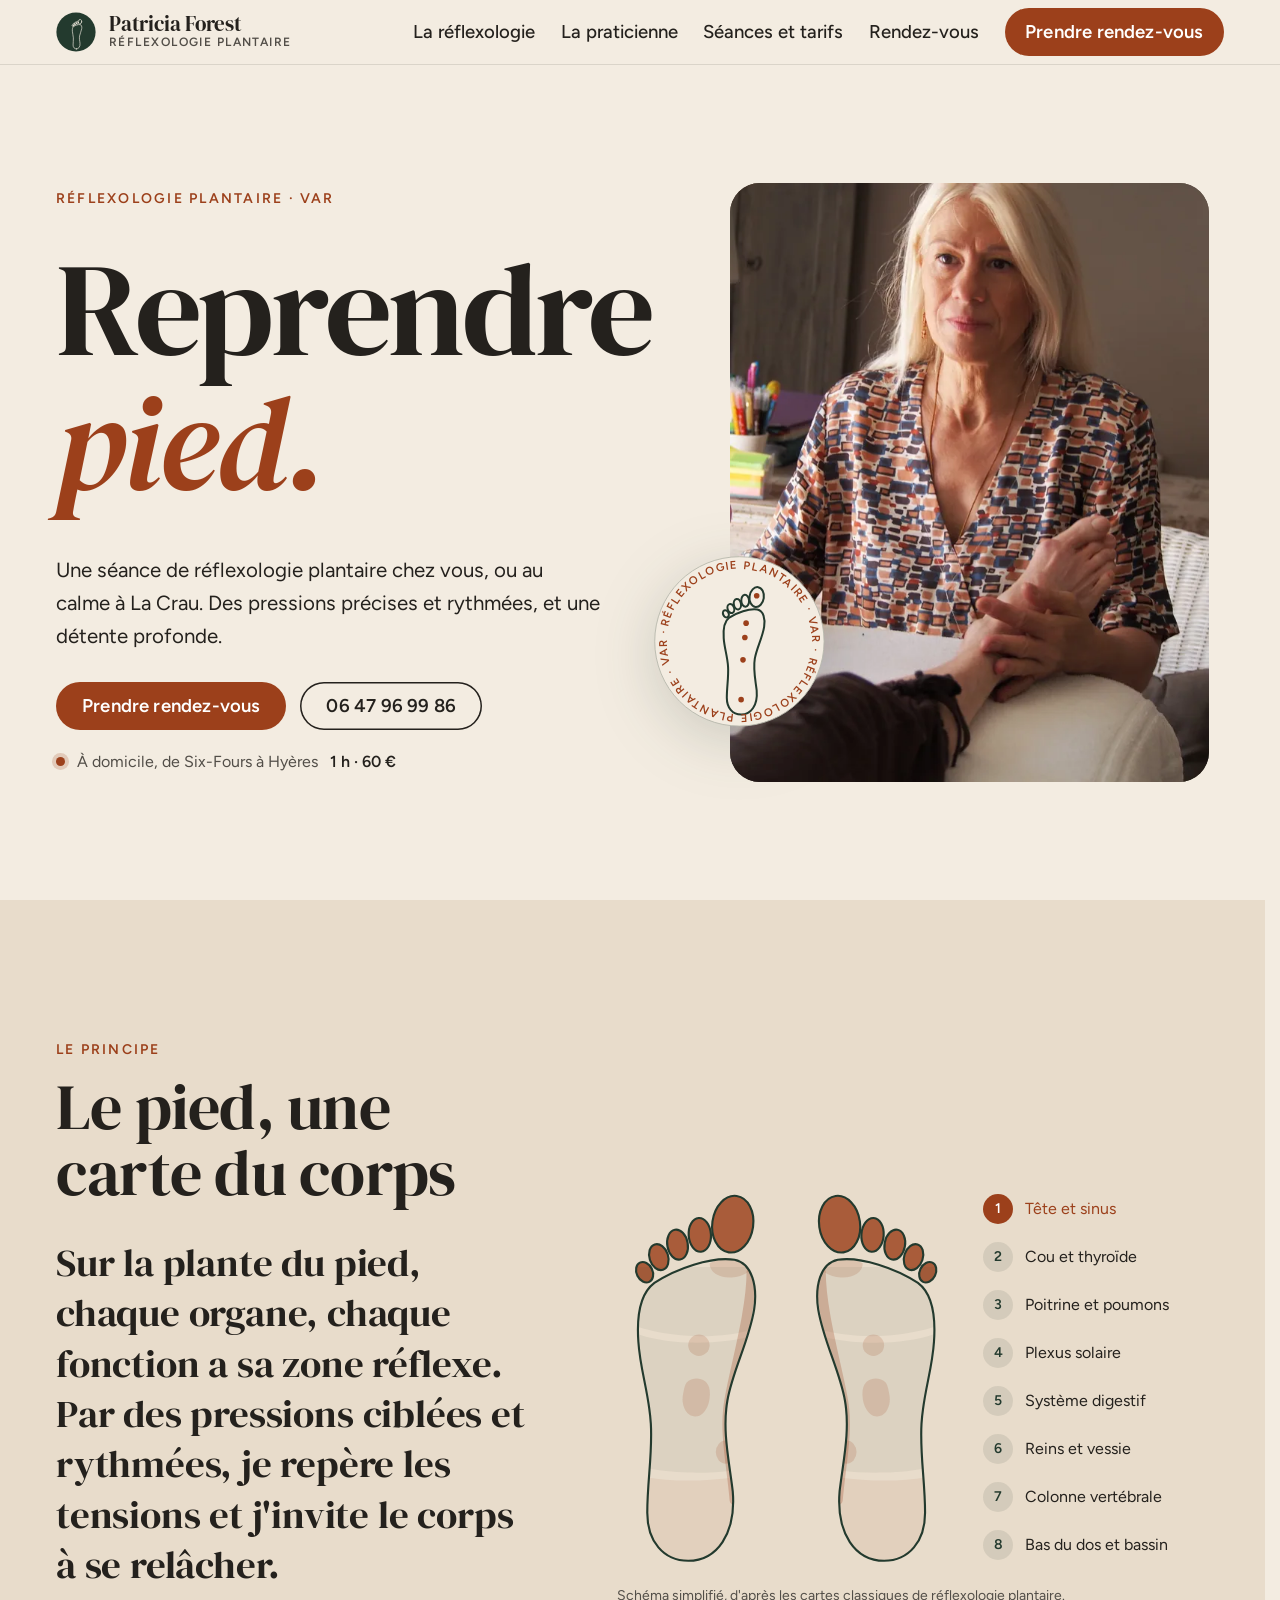
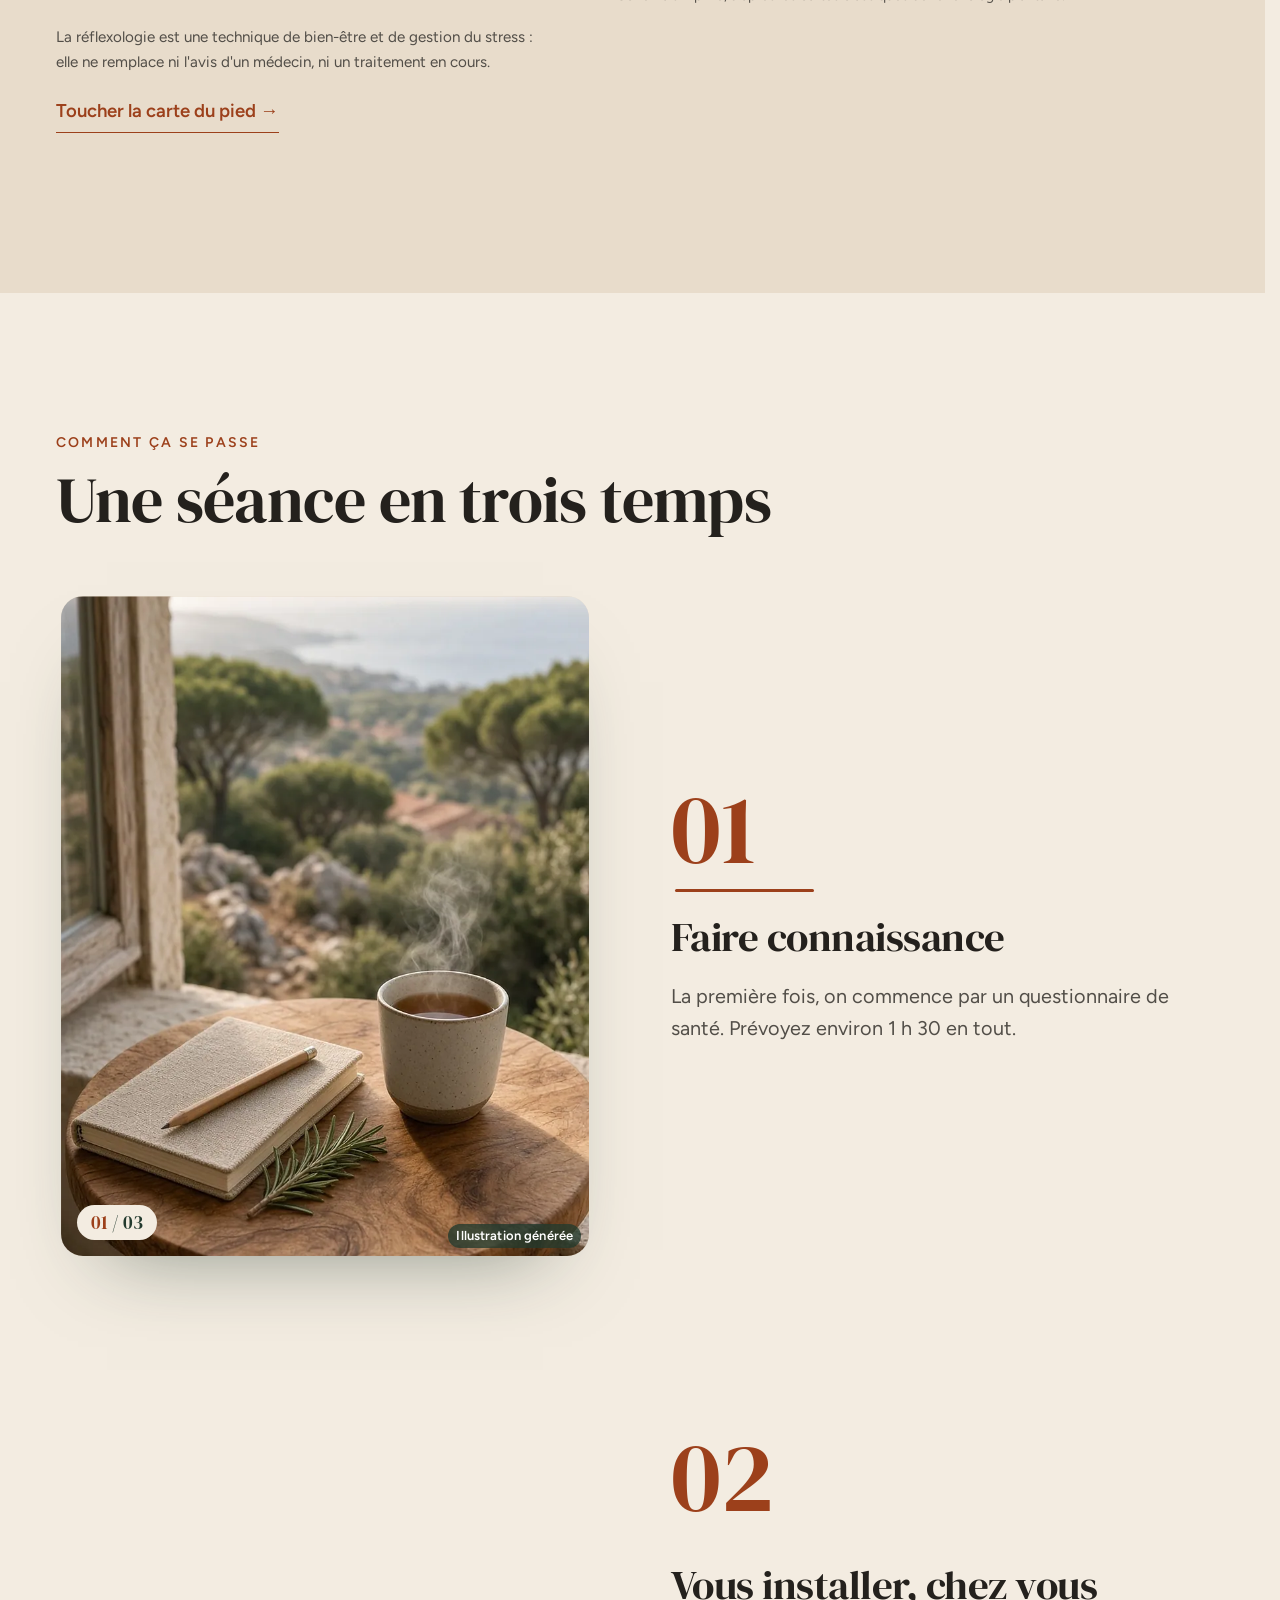
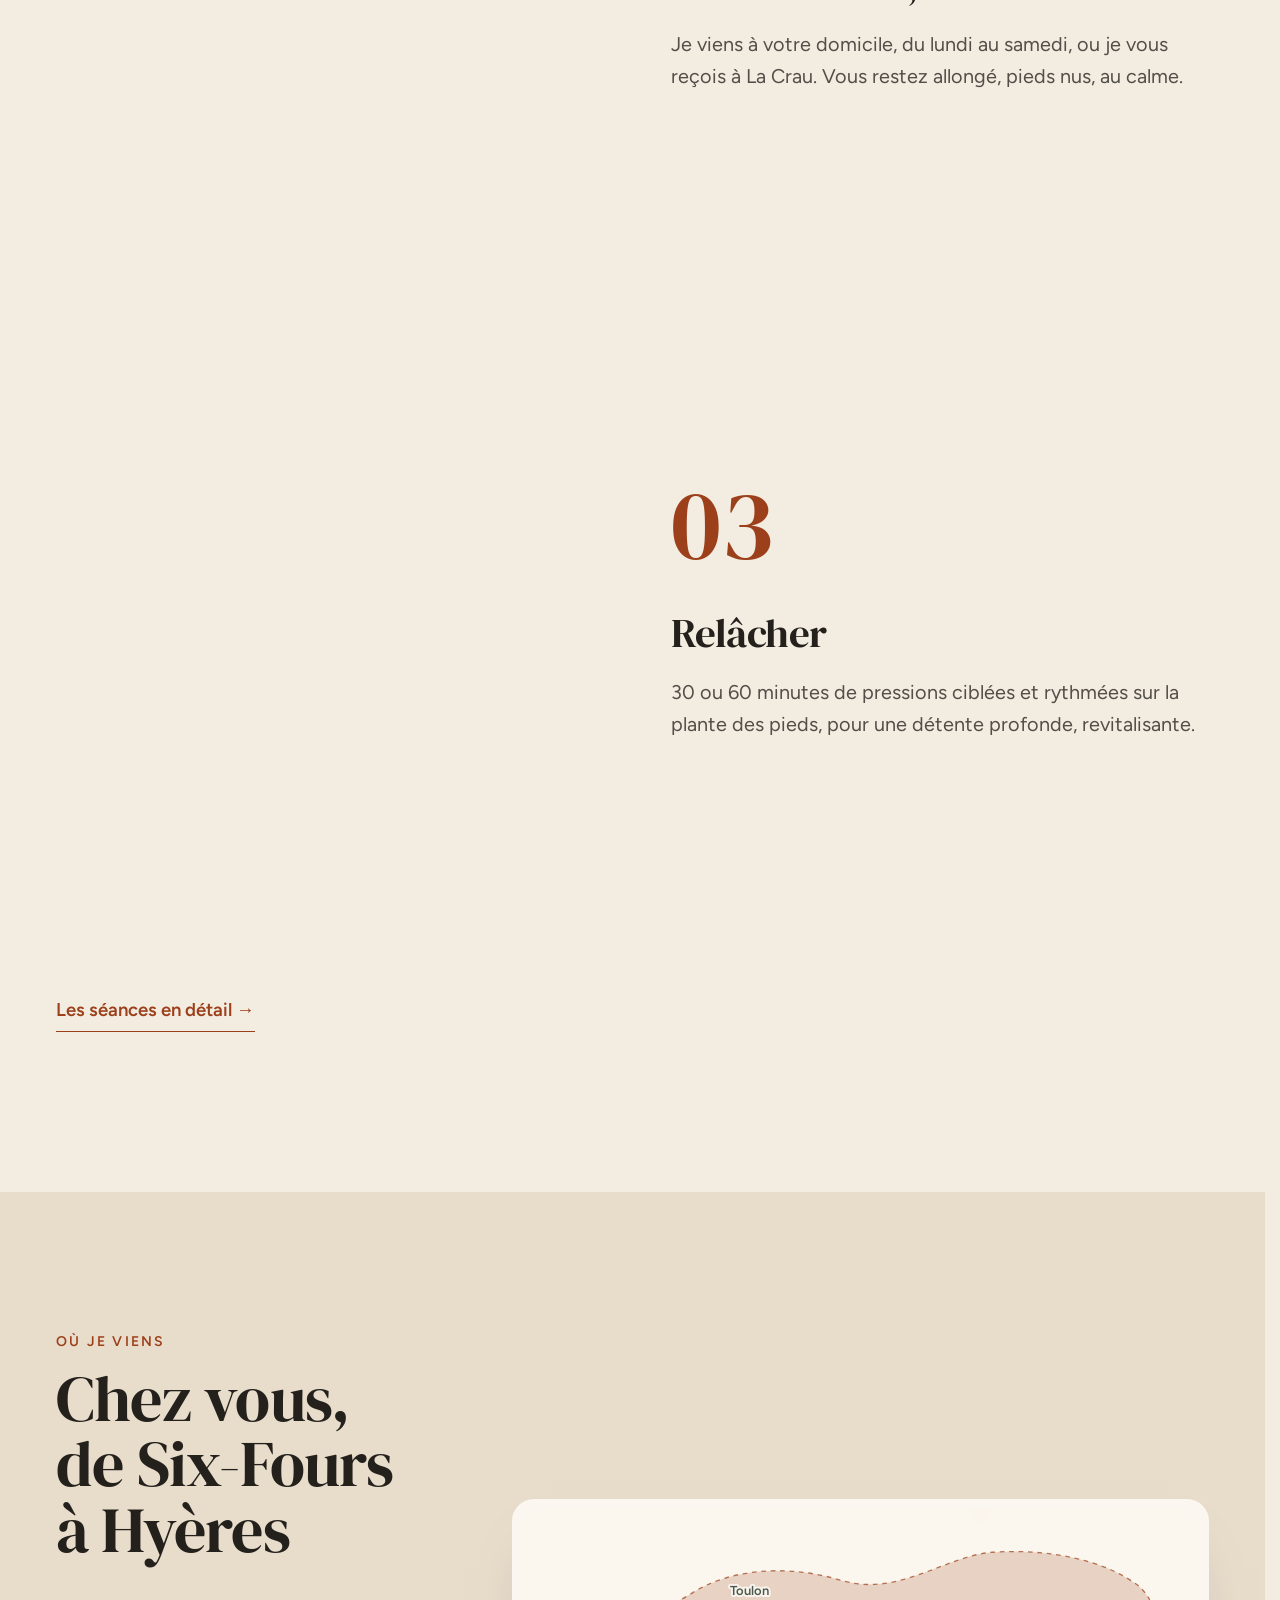
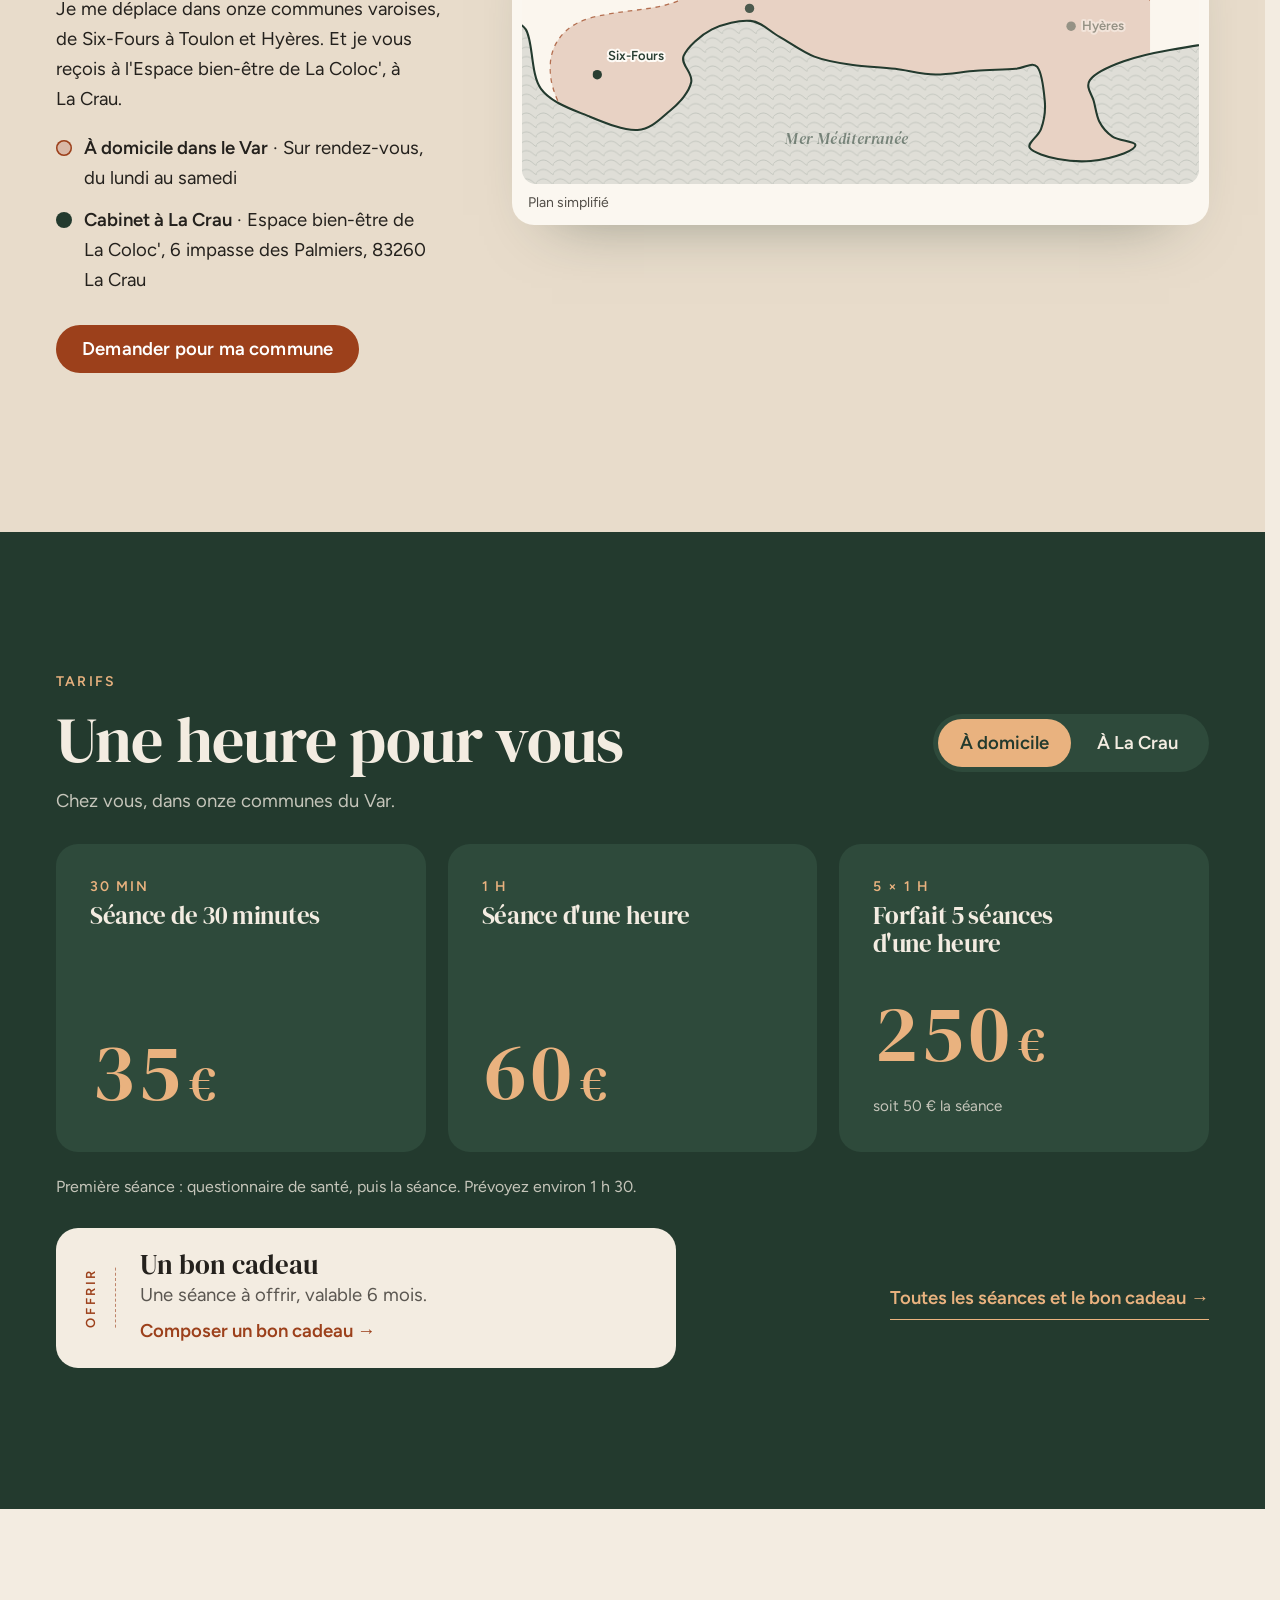
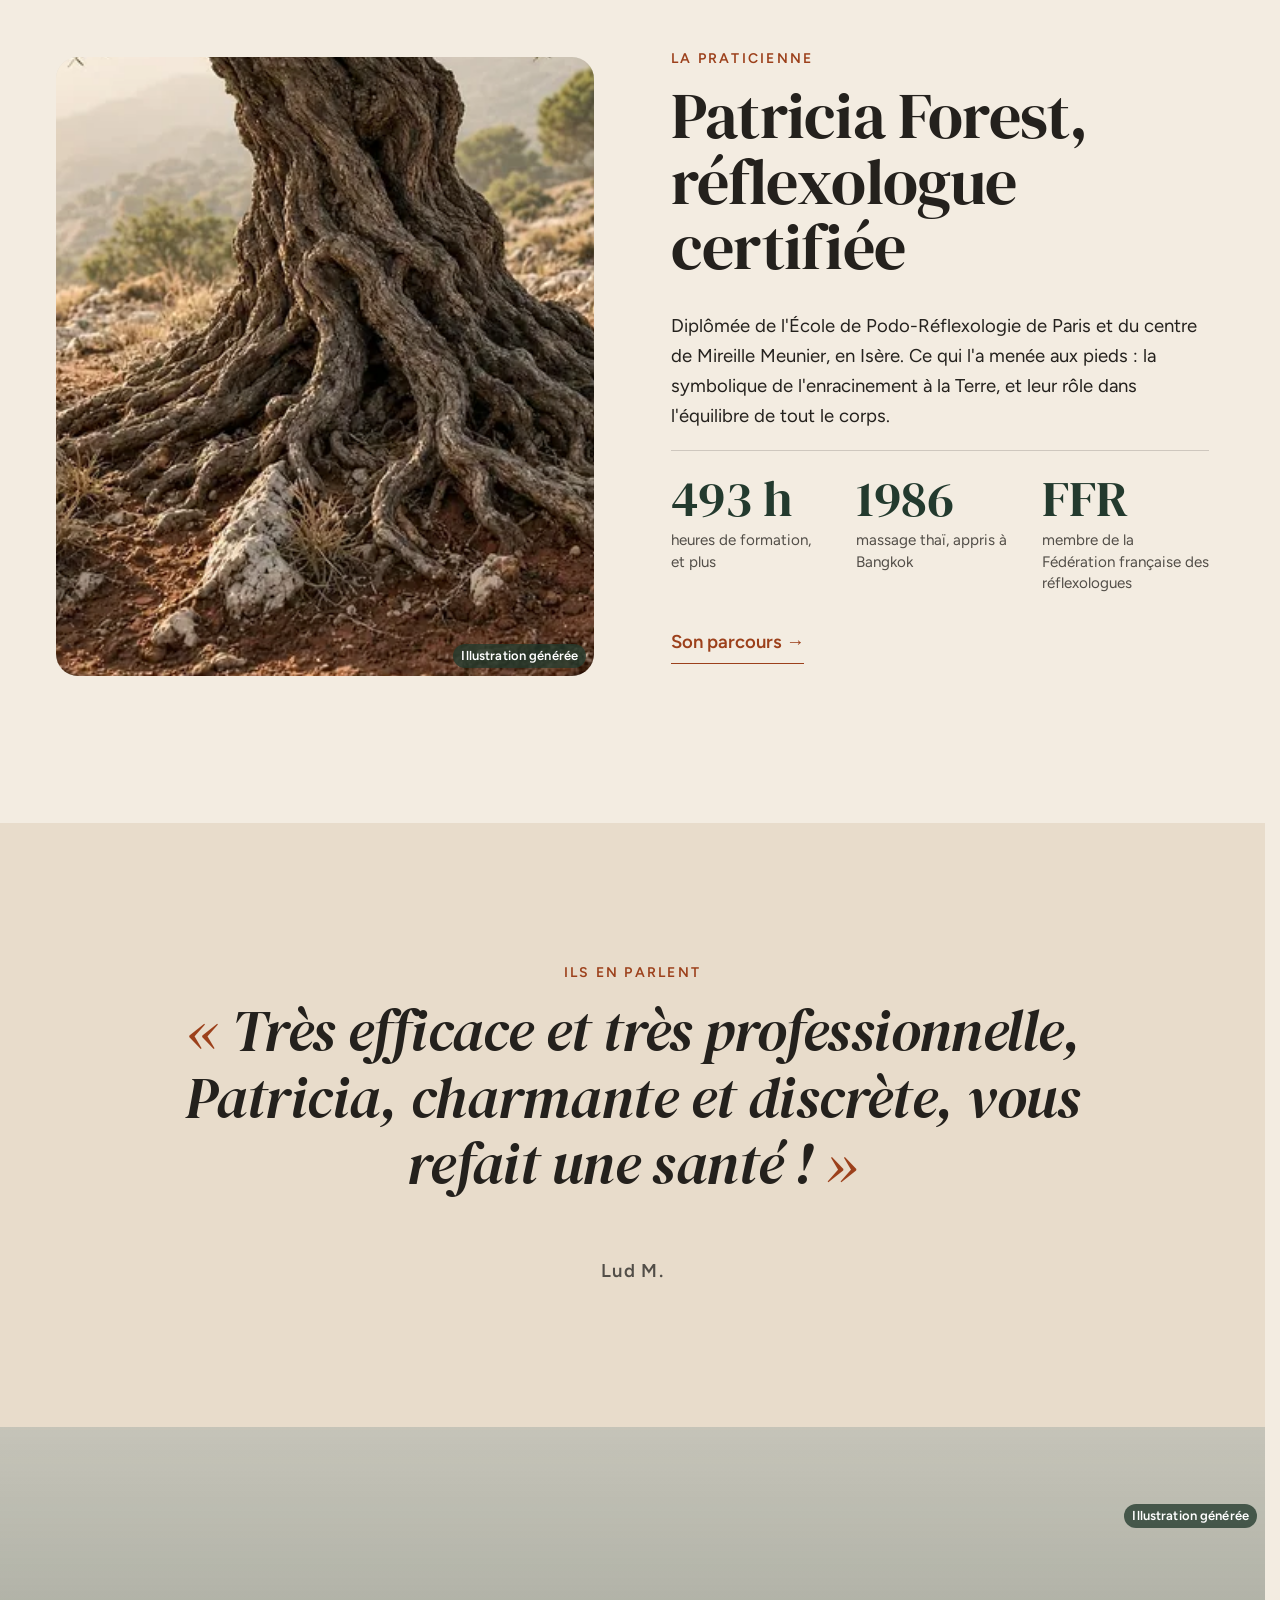
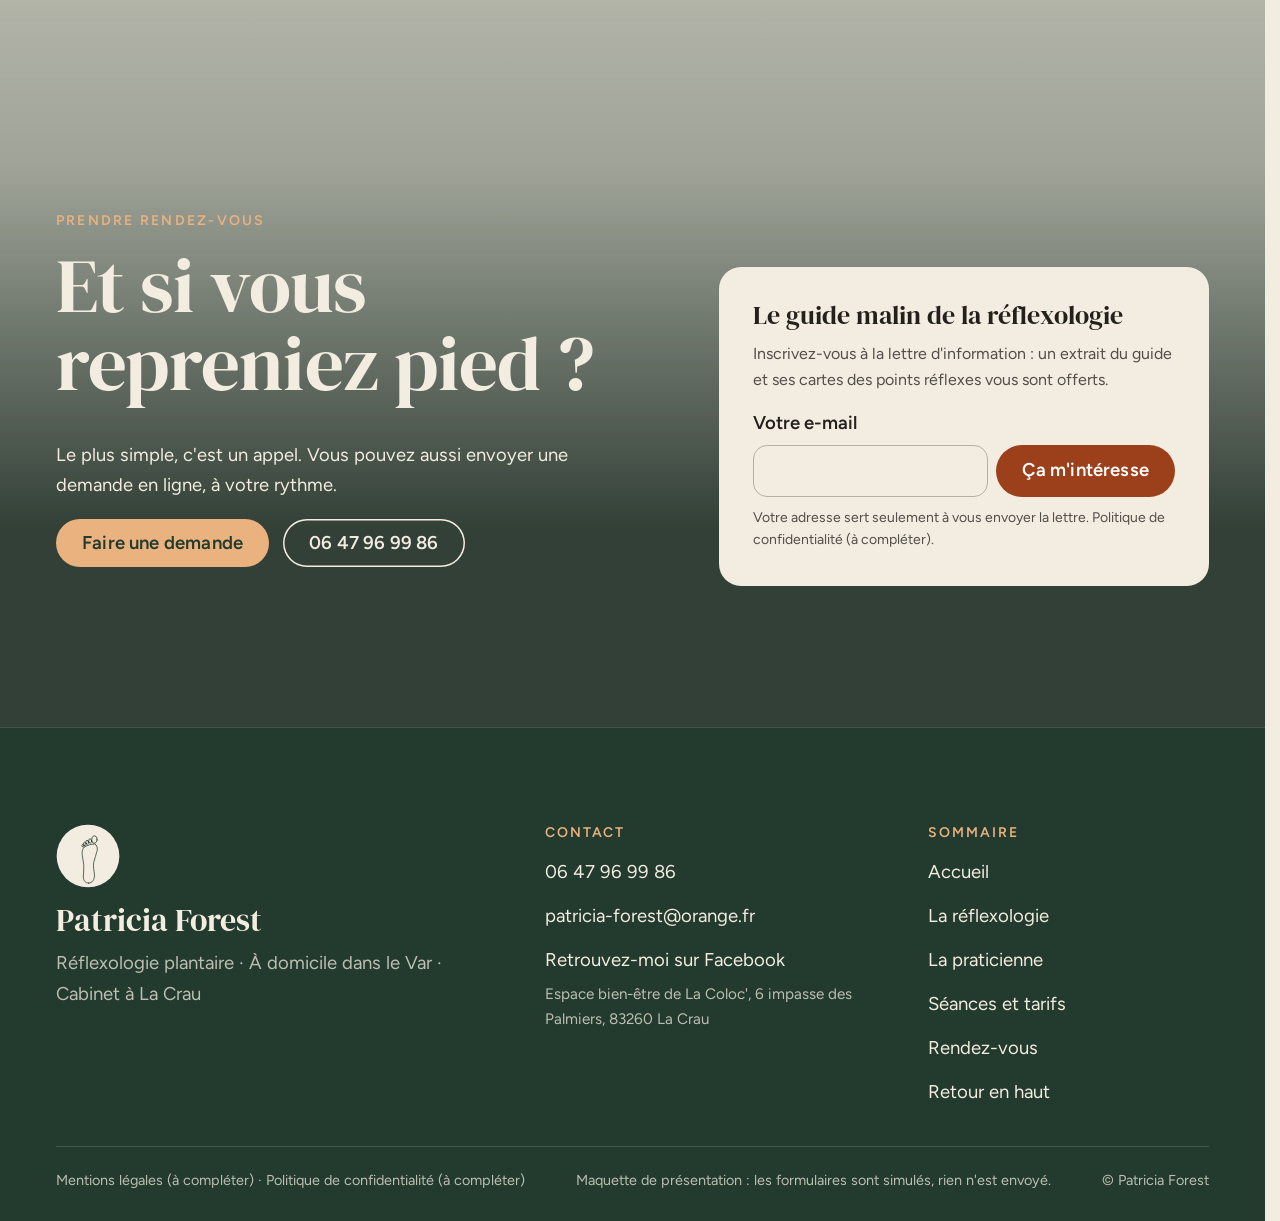
<file: index.html>
<!doctype html>
<html lang="fr" data-v="2" data-curseur>
<head>
<meta charset="utf-8">
<meta name="viewport" content="width=device-width, initial-scale=1, viewport-fit=cover">
<title>Patricia Forest : réflexologie plantaire à domicile dans le Var et à La Crau</title>
<meta name="description" content="Réflexologue certifiée, Patricia Forest vient chez vous de Six-Fours à Toulon et Hyères, ou vous reçoit à La Crau. Séance d&#39;une heure : 60 € à domicile.">
<meta name="robots" content="noindex, nofollow">
<link rel="canonical" href="https://patricia-forest-maquette.vercel.app/">
<style>:root{--fond:#F3ECE1;--texte:#24211D;--voile-fond:#233A2E;--ouverture-fond:#E8DCCB;--menu-fond:#F3ECE1}:root { --entete-h: 72px; --barres-h: 0px; } html { background: var(--fond); color: var(--texte); scrollbar-gutter: stable; } body { margin: 0; background: var(--fond); } html.js:not(.secours):not([data-arrivee="retour"]) [data-anime] { opacity: 0; } html.js:not(.secours):not([data-arrivee="retour"]) [data-anime].vu { opacity: 1; } [data-voile] { position: fixed; inset: 0; z-index: 900; background: var(--voile-fond); transform: translateY(100%); visibility: hidden; pointer-events: none; } html[data-arrivee="voile"]:not(.voile-leve):not(.secours) [data-voile] { transform: none; visibility: visible; } html.secours [data-voile] { visibility: hidden !important; } .ouverture-panneau { position: fixed; inset: 0; z-index: 850; display: none; place-content: center; justify-items: center; background: var(--ouverture-fond, var(--voile-fond)); color: var(--fond); text-align: center; } html.js[data-arrivee="intro"]:not(.secours):not(.intro-finie) .ouverture-panneau { display: grid; } html.defilement-bloque, html.defilement-bloque body, html.js[data-arrivee="intro"]:not(.secours):not(.intro-finie), html.js[data-arrivee="intro"]:not(.secours):not(.intro-finie) body, html[data-arrivee="voile"]:not(.voile-leve):not(.secours), html[data-arrivee="voile"]:not(.voile-leve):not(.secours) body { overflow: hidden; } html.js[data-arrivee="intro"]:not(.secours):not(.intro-finie) { background-color: var(--ouverture-fond, var(--voile-fond)); } html[data-arrivee="voile"]:not(.voile-leve):not(.secours) { background-color: var(--voile-fond); }</style>
<script>(function () {
var d = document.documentElement, ss = null, ls = null;
try { ss = window.sessionStorage; ls = window.localStorage; } catch (e) {}
d.classList.add('js');
var nav = performance.getEntriesByType ? performance.getEntriesByType('navigation')[0] : null;
var type = nav ? nav.type : 'navigate';
var depart = null;
try { depart = JSON.parse(ss.getItem('socle:depart') || 'null'); ss.removeItem('socle:depart'); } catch (e) {}
if (depart && !(Date.now() - depart.t < 15000)) depart = null;
var mode = type === 'back_forward' ? 'retour' : type === 'reload' ? 'intro' : depart ? 'voile' : 'intro';
d.setAttribute('data-arrivee', mode);
if (mode === 'voile' && depart.couleur) d.style.setProperty('--voile-fond', depart.couleur);
if (type === 'reload' && 'scrollRestoration' in history) {
history.scrollRestoration = 'manual';
}
try {
var choisie = ls && ls.getItem('socle:langue');
var langue = (d.lang || '').slice(0, 2);
if (choisie && choisie !== langue && type === 'navigate' && !depart) {
var alt = document.querySelector('link[rel="alternate"][hreflang="' + choisie + '"]');
if (alt) location.replace(new URL(alt.href).pathname + location.search + location.hash);
}
} catch (e) {}
setTimeout(function () { if (!d.classList.contains('demarre')) d.classList.add('secours'); }, 2000);
})();</script>
<link rel="preload" href="/assets/fonts/dm-serif-display-400.woff2" as="font" type="font/woff2" crossorigin>
<link rel="preload" href="/assets/fonts/figtree-400.woff2" as="font" type="font/woff2" crossorigin>
<link rel="stylesheet" href="/assets/css/socle.css?v=2">
<link rel="stylesheet" href="/assets/css/site.css?v=2">
<link rel="modulepreload" href="/assets/js/site.js?v=2">
<link rel="modulepreload" href="/assets/js/socle/index.js?v=2">
<script src="/assets/vendor/gsap.min.js" defer></script>
<script src="/assets/vendor/ScrollTrigger.min.js" defer></script>
<script src="/assets/vendor/SplitText.min.js" defer></script>
<script type="module" src="/assets/js/site.js?v=2"></script>
<meta name="theme-color" content="#F3ECE1">
<link rel="icon" href="/assets/images/favicon.svg" type="image/svg+xml">
<link rel="apple-touch-icon" href="/assets/images/apple-touch-icon.png">
<meta property="og:type" content="website">
<meta property="og:site_name" content="Patricia Forest">
<meta property="og:locale" content="fr_FR">
<meta property="og:title" content="Patricia Forest : réflexologie plantaire à domicile dans le Var et à La Crau">
<meta property="og:description" content="Réflexologue certifiée, Patricia Forest vient chez vous de Six-Fours à Toulon et Hyères, ou vous reçoit à La Crau. Séance d&#39;une heure : 60 € à domicile.">
<meta property="og:url" content="https://patricia-forest-maquette.vercel.app/">
<meta property="og:image" content="https://patricia-forest-maquette.vercel.app/assets/partage/accueil-fr.jpg">
<meta property="og:image:width" content="1200">
<meta property="og:image:height" content="630">
<meta property="og:image:alt" content="Patricia Forest en séance de réflexologie plantaire, avec le titre Reprendre pied">
<meta name="twitter:card" content="summary_large_image">
<script type="application/ld+json">{"@context":"https://schema.org","@type":"HealthAndBeautyBusiness","name":"Patricia Forest, réflexologie plantaire","url":"https://patricia-forest-maquette.vercel.app/","telephone":"+33647969986","email":"patricia-forest@orange.fr","description":"Réflexologie plantaire à domicile dans onze communes du Var, de Six-Fours à Toulon et Hyères, et au cabinet de La Coloc' à La Crau, sur rendez-vous.","address":{"@type":"PostalAddress","streetAddress":"6 impasse des Palmiers","postalCode":"83260","addressLocality":"La Crau","addressCountry":"FR"},"areaServed":"Var, de Six-Fours-les-Plages à Toulon et Hyères","sameAs":["https://www.facebook.com/ReflexologiePlantaireVar/"]}</script>
</head>
<body id="haut">
<div data-voile data-forme="glisse" aria-hidden="true"><div class="voile-contenu"><svg class="medaillon medaillon--voile" viewBox="0 0 200 200" aria-hidden="true" focusable="false">
<circle class="medaillon-disque" cx="100" cy="100" r="98" pathLength="1"/>
<g class="medaillon-pied" transform="translate(66 22) scale(.36)">
<path class="trait-pied" d="M100 452C72 452 54 430 54 398C54 362 60 332 58 298C56 264 46 238 44 206C42 178 46 152 62 140C86 124 126 110 152 114C172 118 178 144 174 170C168 206 150 238 144 272C138 306 146 340 150 374C154 422 132 452 100 452Z" pathLength="1"/><ellipse cx="150" cy="74" rx="23" ry="32" transform="rotate(8 150 74)" class="trait-pied" pathLength="1"/><ellipse cx="113" cy="86" rx="12.5" ry="19" transform="rotate(-4 113 86)" class="trait-pied" pathLength="1"/><ellipse cx="88" cy="97" rx="11.5" ry="17" transform="rotate(-10 88 97)" class="trait-pied" pathLength="1"/><ellipse cx="67" cy="111" rx="10.5" ry="15" transform="rotate(-18 67 111)" class="trait-pied" pathLength="1"/><ellipse cx="51" cy="128" rx="9" ry="12" transform="rotate(-26 51 128)" class="trait-pied" pathLength="1"/>
</g></svg><span data-voile-libelle>Accueil</span></div></div>
<div class="ouverture-panneau" data-ouverture aria-hidden="true">
  <svg class="medaillon medaillon--intro" viewBox="0 0 200 200" aria-hidden="true" focusable="false" data-ouverture-objet>
<circle class="medaillon-disque" cx="100" cy="100" r="98" pathLength="1"/>
<g class="medaillon-pied" transform="translate(66 22) scale(.36)">
<path class="trait-pied" d="M100 452C72 452 54 430 54 398C54 362 60 332 58 298C56 264 46 238 44 206C42 178 46 152 62 140C86 124 126 110 152 114C172 118 178 144 174 170C168 206 150 238 144 272C138 306 146 340 150 374C154 422 132 452 100 452Z" pathLength="1"/><ellipse cx="150" cy="74" rx="23" ry="32" transform="rotate(8 150 74)" class="trait-pied" pathLength="1"/><ellipse cx="113" cy="86" rx="12.5" ry="19" transform="rotate(-4 113 86)" class="trait-pied" pathLength="1"/><ellipse cx="88" cy="97" rx="11.5" ry="17" transform="rotate(-10 88 97)" class="trait-pied" pathLength="1"/><ellipse cx="67" cy="111" rx="10.5" ry="15" transform="rotate(-18 67 111)" class="trait-pied" pathLength="1"/><ellipse cx="51" cy="128" rx="9" ry="12" transform="rotate(-26 51 128)" class="trait-pied" pathLength="1"/>
<circle class="point-pied" style="--i:0" cx="150" cy="70" r="9"/><circle class="point-pied" style="--i:1" cx="116" cy="158" r="9"/><circle class="point-pied" style="--i:2" cx="112" cy="204" r="9"/><circle class="point-pied" style="--i:3" cx="106" cy="276" r="9"/><circle class="point-pied" style="--i:4" cx="100" cy="404" r="9"/>
</g></svg>
  <p class="ouverture-nom">Patricia Forest</p>
  <p class="ouverture-ligne">Réflexologie plantaire · Var</p>
</div>
<a class="evitement" href="#contenu">Aller au contenu</a>
<header data-entete>
  <div class="entete-rangee">
    <a class="entete-logo" href="/" aria-label="Patricia Forest, réflexologie plantaire, accueil" data-libelle="Accueil" aria-current="page">
      <svg class="medaillon medaillon--logo" viewBox="0 0 200 200" aria-hidden="true" focusable="false">
<circle class="medaillon-disque" cx="100" cy="100" r="98" pathLength="1"/>
<g class="medaillon-pied" transform="translate(66 22) scale(.36)">
<path class="trait-pied" d="M100 452C72 452 54 430 54 398C54 362 60 332 58 298C56 264 46 238 44 206C42 178 46 152 62 140C86 124 126 110 152 114C172 118 178 144 174 170C168 206 150 238 144 272C138 306 146 340 150 374C154 422 132 452 100 452Z" pathLength="1"/><ellipse cx="150" cy="74" rx="23" ry="32" transform="rotate(8 150 74)" class="trait-pied" pathLength="1"/><ellipse cx="113" cy="86" rx="12.5" ry="19" transform="rotate(-4 113 86)" class="trait-pied" pathLength="1"/><ellipse cx="88" cy="97" rx="11.5" ry="17" transform="rotate(-10 88 97)" class="trait-pied" pathLength="1"/><ellipse cx="67" cy="111" rx="10.5" ry="15" transform="rotate(-18 67 111)" class="trait-pied" pathLength="1"/><ellipse cx="51" cy="128" rx="9" ry="12" transform="rotate(-26 51 128)" class="trait-pied" pathLength="1"/>
</g></svg><span class="entete-nom"><span>Patricia Forest</span><small>Réflexologie plantaire</small></span>
    </a>
    <nav data-nav aria-label="Navigation principale">
      <ul><li><a href="/la-reflexologie" data-libelle="La réflexologie">La réflexologie</a></li><li><a href="/la-praticienne" data-libelle="La praticienne">La praticienne</a></li><li><a href="/seances-et-tarifs" data-libelle="Séances et tarifs">Séances et tarifs</a></li><li><a href="/rendez-vous" data-libelle="Rendez-vous">Rendez-vous</a></li></ul>
    </nav>
    <div class="entete-actions">
      <a class="bouton" href="/rendez-vous#demande" data-libelle="Rendez-vous">Prendre rendez-vous</a>
      <button type="button" data-menu-bouton aria-controls="menu" aria-expanded="false" data-libelle-ouvrir="Menu" data-libelle-fermer="Fermer"><span data-libelle-bouton>Menu</span></button>
      <a class="menu-sansjs" href="#menu" data-menu-lien>Menu</a>
    </div>
  </div>
</header>
<script>/* Avant le premier affichage : rangées de la navigation (même règle que ajusterNav dans assets/js/socle/entete.js)
   et hauteur réelle de l'en-tête, pour que rien ne saute quand le JavaScript du site prend la main. */
(function () {
  var h = document.documentElement, u = document.querySelector('[data-nav] ul'), e = document.querySelector('[data-entete]');
  if (u) {
    var deborde = function () { return u.scrollWidth > u.clientWidth + 1; }, c = deborde();
    if (c && window.matchMedia('(min-width: 900px)').matches) {
      h.classList.add('nav-deux-rangees'); c = deborde();
      if (c) { h.classList.add('nav-deux-lignes'); var a = u.querySelector('a'); c = !a || u.getBoundingClientRect().height > a.getBoundingClientRect().height * 2.5; }
      if (c) h.classList.remove('nav-deux-rangees', 'nav-deux-lignes');
    }
    if (c) h.classList.add('nav-compacte');
  }
  if (e) h.style.setProperty('--entete-h', Math.round(e.getBoundingClientRect().height) + 'px');
})();</script>
<span id="menu-ferme" aria-hidden="true"></span>
<div id="menu" data-menu role="dialog" aria-modal="true" aria-label="Menu">
  <p class="menu-sansjs-fermer"><a href="#menu-ferme">Fermer</a></p>
  <ul><li style="--i:0"><a href="/" class="menu-lien" data-libelle="Accueil" aria-current="page">Accueil</a></li><li style="--i:1"><a href="/la-reflexologie" class="menu-lien" data-libelle="La réflexologie">La réflexologie</a></li><li style="--i:2"><a href="/la-praticienne" class="menu-lien" data-libelle="La praticienne">La praticienne</a></li><li style="--i:3"><a href="/seances-et-tarifs" class="menu-lien" data-libelle="Séances et tarifs">Séances et tarifs</a></li><li style="--i:4"><a href="/rendez-vous" class="menu-lien" data-libelle="Rendez-vous">Rendez-vous</a></li></ul>
  <p class="menu-actions"><a class="bouton" href="/rendez-vous#demande" data-libelle="Rendez-vous">Prendre rendez-vous</a> <a class="bouton bouton--contour" href="tel:+33647969986">Appeler 06 47 96 99 86</a></p>
  <p class="menu-lieux">À domicile dans le Var · Cabinet à La Crau</p>
</div>
<main id="contenu" tabindex="-1">
<svg class="symboles" width="0" height="0" aria-hidden="true" focusable="false"><defs>
<symbol id="pied-trait" viewBox="20 30 170 432"><path d="M100 452C72 452 54 430 54 398C54 362 60 332 58 298C56 264 46 238 44 206C42 178 46 152 62 140C86 124 126 110 152 114C172 118 178 144 174 170C168 206 150 238 144 272C138 306 146 340 150 374C154 422 132 452 100 452Z" pathLength="1"/><ellipse cx="150" cy="74" rx="23" ry="32" transform="rotate(8 150 74)" pathLength="1"/><ellipse cx="113" cy="86" rx="12.5" ry="19" transform="rotate(-4 113 86)" pathLength="1"/><ellipse cx="88" cy="97" rx="11.5" ry="17" transform="rotate(-10 88 97)" pathLength="1"/><ellipse cx="67" cy="111" rx="10.5" ry="15" transform="rotate(-18 67 111)" pathLength="1"/><ellipse cx="51" cy="128" rx="9" ry="12" transform="rotate(-26 51 128)" pathLength="1"/></symbol>
</defs></svg>
<section class="hero-accueil ecran" id="debut">
  <div class="hero-texte">
    <p class="sur hero-sur" data-anime="gsap">Réflexologie plantaire · Var</p>
    <h1 class="hero-titre" data-anime="gsap"><span class="hl"><span class="hl-in">Reprendre</span></span> <span class="hl"><em class="hl-in">pied.</em></span></h1>
    <p class="hero-intro masque-ecran-tres-bas" data-anime="gsap">Une séance de réflexologie plantaire chez vous, ou au calme à La Crau. Des pressions précises et rythmées, et une détente profonde.</p>
    <div class="hero-bas" data-anime="gsap">
      <p class="actions">
        <a href="/rendez-vous#demande" class="bouton" data-libelle="Rendez-vous" data-action-principale data-survol="magnetique">Prendre rendez-vous</a>
        <a class="bouton bouton--contour" href="tel:+33647969986">06 47 96 99 86</a>
      </p>
      <p class="info-cle" data-info-cle><span>À domicile, de Six-Fours à Hyères</span> <strong>1 h · 60 €</strong></p>
    </div>
  </div>
  <div class="hero-visuel">
    <figure class="media hero-photo" data-anime="gsap" data-boucle-css style="--cadrage:50% 30%">
  <picture>
    <img src="/assets/images/patricia-ouverture-1300.webp" srcset="/assets/images/patricia-ouverture-640.webp 640w, /assets/images/patricia-ouverture-960.webp 960w, /assets/images/patricia-ouverture-1300.webp 1300w" sizes="(max-width: 760px) 92vw, 44vw" alt="Patricia Forest en séance de réflexologie plantaire, les pieds de la personne posés sur une serviette blanche" width="1300" height="1625" fetchpriority="high" loading="eager" decoding="async">
  </picture>
</figure>
    <div class="hero-medaillon" data-iris-centre="disque" data-superpose data-effet="trace-pied">
      <svg class="medaillon medaillon--hero" viewBox="0 0 200 200" aria-hidden="true" focusable="false">
<circle class="medaillon-disque" cx="100" cy="100" r="98" pathLength="1"/>
<g class="medaillon-pied" transform="translate(66 22) scale(.36)">
<path class="trait-pied" d="M100 452C72 452 54 430 54 398C54 362 60 332 58 298C56 264 46 238 44 206C42 178 46 152 62 140C86 124 126 110 152 114C172 118 178 144 174 170C168 206 150 238 144 272C138 306 146 340 150 374C154 422 132 452 100 452Z" pathLength="1"/><ellipse cx="150" cy="74" rx="23" ry="32" transform="rotate(8 150 74)" class="trait-pied" pathLength="1"/><ellipse cx="113" cy="86" rx="12.5" ry="19" transform="rotate(-4 113 86)" class="trait-pied" pathLength="1"/><ellipse cx="88" cy="97" rx="11.5" ry="17" transform="rotate(-10 88 97)" class="trait-pied" pathLength="1"/><ellipse cx="67" cy="111" rx="10.5" ry="15" transform="rotate(-18 67 111)" class="trait-pied" pathLength="1"/><ellipse cx="51" cy="128" rx="9" ry="12" transform="rotate(-26 51 128)" class="trait-pied" pathLength="1"/>
<circle class="point-pied" style="--i:0" cx="150" cy="70" r="9"/><circle class="point-pied" style="--i:1" cx="116" cy="158" r="9"/><circle class="point-pied" style="--i:2" cx="112" cy="204" r="9"/><circle class="point-pied" style="--i:3" cx="106" cy="276" r="9"/><circle class="point-pied" style="--i:4" cx="100" cy="404" r="9"/>
</g></svg>
      <svg class="medaillon-texte" viewBox="0 0 200 200" aria-hidden="true" data-audit-ignorer><defs><path id="cercle-texte" d="M100 100m-84 0a84 84 0 1 1 168 0a84 84 0 1 1 -168 0"/></defs><text><textPath href="#cercle-texte" textLength="524" lengthAdjust="spacing">Réflexologie plantaire · Var · Réflexologie plantaire · Var · </textPath></text></svg>
    </div>
  </div>
</section>
<section class="section carte-corps theme-argile" id="principe">
  <div class="conteneur carte-corps-grille">
    <div class="carte-corps-texte">
      <p class="sur">Le principe</p>
      <h2 data-anime="lignes">Le pied, une carte du corps</h2>
      <p class="manifeste" data-manifeste data-effet="manifeste"><span class="mm">Sur</span> <span class="mm">la</span> <span class="mm">plante</span> <span class="mm">du</span> <span class="mm">pied,</span> <span class="mm">chaque</span> <span class="mm">organe,</span> <span class="mm">chaque</span> <span class="mm">fonction</span> <span class="mm">a</span> <span class="mm">sa</span> <span class="mm">zone</span> <span class="mm">réflexe.</span> <span class="mm">Par</span> <span class="mm">des</span> <span class="mm">pressions</span> <span class="mm">ciblées</span> <span class="mm">et</span> <span class="mm">rythmées,</span> <span class="mm">je</span> <span class="mm">repère</span> <span class="mm">les</span> <span class="mm">tensions</span> <span class="mm">et</span> <span class="mm">j'invite</span> <span class="mm">le</span> <span class="mm">corps</span> <span class="mm">à</span> <span class="mm">se</span> <span class="mm">relâcher.</span></p>
      <p class="petit-medical" data-anime>La réflexologie est une technique de bien-être et de gestion du stress : elle ne remplace ni l&#39;avis d&#39;un médecin, ni un traitement en cours.</p>
      <p data-anime><a href="/la-reflexologie#carte" class="lien-fleche" data-libelle="La réflexologie">Toucher la carte du pied →</a></p>
    </div>
    <div class="carte-corps-visuel" data-zones-defile>
      <svg class="pieds " viewBox="20 30 380 432" role="img" aria-label="Les deux pieds vus par en dessous, avec leurs zones réflexes" data-effet="zones">
<defs><clipPath id="semelle-accueil"><path d="M100 452C72 452 54 430 54 398C54 362 60 332 58 298C56 264 46 238 44 206C42 178 46 152 62 140C86 124 126 110 152 114C172 118 178 144 174 170C168 206 150 238 144 272C138 306 146 340 150 374C154 422 132 452 100 452Z"/><ellipse cx="150" cy="74" rx="23" ry="32" transform="rotate(8 150 74)"/><ellipse cx="113" cy="86" rx="12.5" ry="19" transform="rotate(-4 113 86)"/><ellipse cx="88" cy="97" rx="11.5" ry="17" transform="rotate(-10 88 97)"/><ellipse cx="67" cy="111" rx="10.5" ry="15" transform="rotate(-18 67 111)"/><ellipse cx="51" cy="128" rx="9" ry="12" transform="rotate(-26 51 128)"/></clipPath></defs>
<g>
<g clip-path="url(#semelle-accueil)"><g class="zone" data-zone="tete"><ellipse cx="150" cy="74" rx="23" ry="32" transform="rotate(8 150 74)"/><ellipse cx="113" cy="86" rx="12.5" ry="19" transform="rotate(-4 113 86)"/><ellipse cx="88" cy="97" rx="11.5" ry="17" transform="rotate(-10 88 97)"/><ellipse cx="67" cy="111" rx="10.5" ry="15" transform="rotate(-18 67 111)"/><ellipse cx="51" cy="128" rx="9" ry="12" transform="rotate(-26 51 128)"/></g><g class="zone" data-zone="cou"><path d="M124 118C132 112 160 110 172 118C172 128 160 134 146 134C134 134 124 128 124 118Z"/></g><g class="zone" data-zone="poitrine"><path d="M30 122H200V182C168 198 124 203 84 198C60 195 42 190 30 184Z"/></g><g class="zone" data-zone="plexus"><circle cx="112" cy="210" r="12"/></g><g class="zone" data-zone="digestion"><path d="M30 192C46 200 70 206 100 207C140 208 172 202 200 190V340C170 350 132 354 100 353C70 352 48 348 30 342Z"/></g><g class="zone" data-zone="reins"><path d="M98 252C106 244 122 246 124 260C126 276 118 290 108 290C98 290 92 278 94 266C95 260 96 255 98 252Z"/><ellipse cx="142" cy="330" rx="11" ry="13"/></g><g class="zone" data-zone="colonne"><path d="M171 128C171 172 152 236 146 272C140 306 148 340 152 384" fill="none" stroke-width="11" stroke-linecap="round"/></g><g class="zone" data-zone="bassin"><path d="M30 352C50 359 72 362 100 362C132 362 170 357 200 349V470H30Z"/></g></g>
<path class="pied-contour" d="M100 452C72 452 54 430 54 398C54 362 60 332 58 298C56 264 46 238 44 206C42 178 46 152 62 140C86 124 126 110 152 114C172 118 178 144 174 170C168 206 150 238 144 272C138 306 146 340 150 374C154 422 132 452 100 452Z" pathLength="1"/><ellipse cx="150" cy="74" rx="23" ry="32" transform="rotate(8 150 74)" class="pied-contour" pathLength="1"/><ellipse cx="113" cy="86" rx="12.5" ry="19" transform="rotate(-4 113 86)" class="pied-contour" pathLength="1"/><ellipse cx="88" cy="97" rx="11.5" ry="17" transform="rotate(-10 88 97)" class="pied-contour" pathLength="1"/><ellipse cx="67" cy="111" rx="10.5" ry="15" transform="rotate(-18 67 111)" class="pied-contour" pathLength="1"/><ellipse cx="51" cy="128" rx="9" ry="12" transform="rotate(-26 51 128)" class="pied-contour" pathLength="1"/>
</g>
<g transform="translate(420 0) scale(-1 1)">
<g clip-path="url(#semelle-accueil)"><g class="zone" data-zone="tete"><ellipse cx="150" cy="74" rx="23" ry="32" transform="rotate(8 150 74)"/><ellipse cx="113" cy="86" rx="12.5" ry="19" transform="rotate(-4 113 86)"/><ellipse cx="88" cy="97" rx="11.5" ry="17" transform="rotate(-10 88 97)"/><ellipse cx="67" cy="111" rx="10.5" ry="15" transform="rotate(-18 67 111)"/><ellipse cx="51" cy="128" rx="9" ry="12" transform="rotate(-26 51 128)"/></g><g class="zone" data-zone="cou"><path d="M124 118C132 112 160 110 172 118C172 128 160 134 146 134C134 134 124 128 124 118Z"/></g><g class="zone" data-zone="poitrine"><path d="M30 122H200V182C168 198 124 203 84 198C60 195 42 190 30 184Z"/></g><g class="zone" data-zone="plexus"><circle cx="112" cy="210" r="12"/></g><g class="zone" data-zone="digestion"><path d="M30 192C46 200 70 206 100 207C140 208 172 202 200 190V340C170 350 132 354 100 353C70 352 48 348 30 342Z"/></g><g class="zone" data-zone="reins"><path d="M98 252C106 244 122 246 124 260C126 276 118 290 108 290C98 290 92 278 94 266C95 260 96 255 98 252Z"/><ellipse cx="142" cy="330" rx="11" ry="13"/></g><g class="zone" data-zone="colonne"><path d="M171 128C171 172 152 236 146 272C140 306 148 340 152 384" fill="none" stroke-width="11" stroke-linecap="round"/></g><g class="zone" data-zone="bassin"><path d="M30 352C50 359 72 362 100 362C132 362 170 357 200 349V470H30Z"/></g></g>
<path class="pied-contour" d="M100 452C72 452 54 430 54 398C54 362 60 332 58 298C56 264 46 238 44 206C42 178 46 152 62 140C86 124 126 110 152 114C172 118 178 144 174 170C168 206 150 238 144 272C138 306 146 340 150 374C154 422 132 452 100 452Z" pathLength="1"/><ellipse cx="150" cy="74" rx="23" ry="32" transform="rotate(8 150 74)" class="pied-contour" pathLength="1"/><ellipse cx="113" cy="86" rx="12.5" ry="19" transform="rotate(-4 113 86)" class="pied-contour" pathLength="1"/><ellipse cx="88" cy="97" rx="11.5" ry="17" transform="rotate(-10 88 97)" class="pied-contour" pathLength="1"/><ellipse cx="67" cy="111" rx="10.5" ry="15" transform="rotate(-18 67 111)" class="pied-contour" pathLength="1"/><ellipse cx="51" cy="128" rx="9" ry="12" transform="rotate(-26 51 128)" class="pied-contour" pathLength="1"/>
</g>
</svg>
      <ol class="zones-liste"><li class="zone-item" data-zone-item="tete"><span class="zone-num">1</span><span class="zone-nom">Tête et sinus</span></li><li class="zone-item" data-zone-item="cou"><span class="zone-num">2</span><span class="zone-nom">Cou et thyroïde</span></li><li class="zone-item" data-zone-item="poitrine"><span class="zone-num">3</span><span class="zone-nom">Poitrine et poumons</span></li><li class="zone-item" data-zone-item="plexus"><span class="zone-num">4</span><span class="zone-nom">Plexus solaire</span></li><li class="zone-item" data-zone-item="digestion"><span class="zone-num">5</span><span class="zone-nom">Système digestif</span></li><li class="zone-item" data-zone-item="reins"><span class="zone-num">6</span><span class="zone-nom">Reins et vessie</span></li><li class="zone-item" data-zone-item="colonne"><span class="zone-num">7</span><span class="zone-nom">Colonne vertébrale</span></li><li class="zone-item" data-zone-item="bassin"><span class="zone-num">8</span><span class="zone-nom">Bas du dos et bassin</span></li></ol>
      <p class="zones-note">Schéma simplifié, d&#39;après les cartes classiques de réflexologie plantaire.</p>
    </div>
  </div>
</section>
<section class="section seance" id="seance">
  <div class="conteneur">
    <div class="seance-tete">
      <p class="sur">Comment ça se passe</p>
      <h2 data-anime="lignes">Une séance en trois temps</h2>
    </div>
    <div class="seance-scene" data-seance>
      <div class="seance-cadre" data-seance-cadre data-actif="0">
        <figure class="media seance-photo seance-photo--0" data-grok data-seance-photo="0" style="--cadrage:50% 50%">
  <picture>
    <img src="/assets/images/grok/seance-connaissance-1100.webp" srcset="/assets/images/grok/seance-connaissance-480.webp 480w, /assets/images/grok/seance-connaissance-800.webp 800w, /assets/images/grok/seance-connaissance-1100.webp 1100w" sizes="(max-width: 760px) 92vw, 42vw" alt="Tasse de tisane, carnet fermé et crayon sur une petite table près d&#39;une fenêtre" width="1100" height="1375" loading="lazy" decoding="async">
  </picture><figcaption class="mention-ia">Illustration générée</figcaption>
</figure><figure class="media seance-photo seance-photo--1" data-grok data-seance-photo="1" style="--cadrage:50% 50%">
  <picture>
    <img src="/assets/images/grok/accueil-salon-1100.webp" srcset="/assets/images/grok/accueil-salon-480.webp 480w, /assets/images/grok/accueil-salon-800.webp 800w, /assets/images/grok/accueil-salon-1100.webp 1100w" sizes="(max-width: 760px) 92vw, 42vw" alt="Chambre provençale au matin : lit aux draps blancs, coussin roulé, rais de soleil des persiennes sur les tomettes" width="1100" height="1375" loading="lazy" decoding="async">
  </picture><figcaption class="mention-ia">Illustration générée</figcaption>
</figure><figure class="media seance-photo seance-photo--2" data-grok data-seance-photo="2" style="--cadrage:50% 50%">
  <picture>
    <img src="/assets/images/grok/seance-pieds-1100.webp" srcset="/assets/images/grok/seance-pieds-480.webp 480w, /assets/images/grok/seance-pieds-800.webp 800w, /assets/images/grok/seance-pieds-1100.webp 1100w" sizes="(max-width: 760px) 92vw, 42vw" alt="Deux pieds nus posés côte à côte sur une serviette blanche, les jambes sous une couverture de lin" width="1100" height="1375" loading="lazy" decoding="async">
  </picture><figcaption class="mention-ia">Illustration générée</figcaption>
</figure>
        <p class="seance-compteur" aria-hidden="true"><span data-seance-num>01</span> / 03</p>
      </div>
      <ol class="seance-etapes">
        <li class="etape" data-seance-etape="0">
          <p class="etape-num" aria-hidden="true">01</p>
          <h3 data-anime="lignes">Faire connaissance</h3>
          <p data-anime>La première fois, on commence par un questionnaire de santé. Prévoyez environ 1 h 30 en tout.</p>
        </li><li class="etape" data-seance-etape="1">
          <p class="etape-num" aria-hidden="true">02</p>
          <h3 data-anime="lignes">Vous installer, chez vous</h3>
          <p data-anime>Je viens à votre domicile, du lundi au samedi, ou je vous reçois à La Crau. Vous restez allongé, pieds nus, au calme.</p>
        </li><li class="etape" data-seance-etape="2">
          <p class="etape-num" aria-hidden="true">03</p>
          <h3 data-anime="lignes">Relâcher</h3>
          <p data-anime>30 ou 60 minutes de pressions ciblées et rythmées sur la plante des pieds, pour une détente profonde, revitalisante.</p>
        </li>
      </ol>
    </div>
    <p class="seance-lien" data-anime><a href="/seances-et-tarifs" class="lien-fleche" data-libelle="Séances et tarifs">Les séances en détail →</a></p>
  </div>
</section>
<section class="section zone theme-argile" id="zone">
  <div class="conteneur zone-grille">
    <div class="zone-texte">
      <p class="sur">Où je viens</p>
      <h2 data-anime="lignes">Chez vous, de Six-Fours à Hyères</h2>
      <p data-anime>Je me déplace dans onze communes varoises, de Six-Fours à Toulon et Hyères. Et je vous reçois à l&#39;Espace bien-être de La Coloc&#39;, à La Crau.</p>
      <ul class="zone-legende" data-anime="cascade">
        <li><span class="pastille pastille--zone" aria-hidden="true"></span><span><strong>À domicile dans le Var</strong> · Sur rendez-vous, du lundi au samedi</span></li>
        <li><span class="pastille pastille--crau" aria-hidden="true"></span><span><strong>Cabinet à La Crau</strong> · Espace bien-être de La Coloc&#39;, 6 impasse des Palmiers, 83260 La Crau</span></li>
      </ul>
      <p data-anime><a href="/rendez-vous?lieu=domicile#demande" class="bouton" data-libelle="Rendez-vous">Demander pour ma commune</a></p>
    </div>
    <figure class="zone-carte" data-visuel>
      <svg class="littoral " viewBox="20 86 720 292" role="img" aria-label="Plan du littoral varois : la zone des séances à domicile, de Six-Fours à Hyères, et le cabinet de La Crau" data-effet="littoral">
<defs>
<clipPath id="terre-accueil"><path d="M-10 205C-4 206 16 202 24 214C32 226 29 262 40 277C51 292 73 299 90 306C107 313 128 322 143 321C158 320 168 308 178 300C188 292 198 280 200 270C202 260 188 251 192 242C196 233 210 220 222 214C234 208 251 204 263 205C275 206 283 216 294 222C305 228 318 238 331 243C344 248 358 250 372 252C386 254 402 254 417 256C432 258 446 262 460 262C474 262 489 259 503 258C517 257 534 257 545 256C556 255 563 248 568 254C573 260 575 279 576 290C577 301 575 312 572 320C569 328 557 335 560 340C563 345 579 350 590 352C601 354 613 355 625 354C637 353 652 349 660 346C668 343 674 339 672 336C670 333 654 332 648 328C642 324 637 318 634 312C631 306 630 297 628 290C626 283 619 275 624 268C629 261 646 253 660 248C674 243 692 239 709 236C726 233 743 230 760 228C777 226 802 225 810 224L810 0L-10 0Z"/></clipPath>
<pattern id="houle-accueil" width="18" height="10" patternUnits="userSpaceOnUse"><path d="M0 6C4.5 2 9 2 13.5 6S18 8 18 6" fill="none" class="houle"/></pattern>
</defs>
<rect class="mer" x="0" y="100" width="800" height="300"/>
<rect x="0" y="100" width="800" height="300" fill="url(#houle-accueil)"/>
<path class="terre" d="M-10 205C-4 206 16 202 24 214C32 226 29 262 40 277C51 292 73 299 90 306C107 313 128 322 143 321C158 320 168 308 178 300C188 292 198 280 200 270C202 260 188 251 192 242C196 233 210 220 222 214C234 208 251 204 263 205C275 206 283 216 294 222C305 228 318 238 331 243C344 248 358 250 372 252C386 254 402 254 417 256C432 258 446 262 460 262C474 262 489 259 503 258C517 257 534 257 545 256C556 255 563 248 568 254C573 260 575 279 576 290C577 301 575 312 572 320C569 328 557 335 560 340C563 345 579 350 590 352C601 354 613 355 625 354C637 353 652 349 660 346C668 343 674 339 672 336C670 333 654 332 648 328C642 324 637 318 634 312C631 306 630 297 628 290C626 283 619 275 624 268C629 261 646 253 660 248C674 243 692 239 709 236C726 233 743 230 760 228C777 226 802 225 810 224L810 0L-10 0Z"/>
<g clip-path="url(#terre-accueil)"><path class="zone-domicile" data-littoral-zone d="M58 290C40 250 52 214 92 202C140 190 170 196 200 176C240 150 300 144 360 162C420 180 470 136 520 132C580 128 640 140 676 168C700 190 704 230 690 268L690 400L58 400Z"/></g>
<path class="cote" d="M-10 205C-4 206 16 202 24 214C32 226 29 262 40 277C51 292 73 299 90 306C107 313 128 322 143 321C158 320 168 308 178 300C188 292 198 280 200 270C202 260 188 251 192 242C196 233 210 220 222 214C234 208 251 204 263 205C275 206 283 216 294 222C305 228 318 238 331 243C344 248 358 250 372 252C386 254 402 254 417 256C432 258 446 262 460 262C474 262 489 259 503 258C517 257 534 257 545 256C556 255 563 248 568 254C573 260 575 279 576 290C577 301 575 312 572 320C569 328 557 335 560 340C563 345 579 350 590 352C601 354 613 355 625 354C637 353 652 349 660 346C668 343 674 339 672 336C670 333 654 332 648 328C642 324 637 318 634 312C631 306 630 297 628 290C626 283 619 275 624 268C629 261 646 253 660 248C674 243 692 239 709 236C726 233 743 230 760 228C777 226 802 225 810 224" pathLength="1" data-littoral-cote/>
<g class="trajets" aria-hidden="true">
<path id="trajet-ouest-accueil" class="trajet" data-trajet d="M506 160C430 150 330 168 262 190C200 206 150 226 100 262"/>
<path id="trajet-est-accueil" class="trajet" data-trajet d="M506 160C540 168 576 184 604 206"/>
<circle class="voiture" r="6" data-voiture><animateMotion dur="6s" repeatCount="indefinite" begin="indefinite" rotate="auto"><mpath href="#trajet-ouest-accueil"/></animateMotion></circle>
<circle class="voiture" r="6" data-voiture><animateMotion dur="3.2s" repeatCount="indefinite" begin="indefinite" rotate="auto"><mpath href="#trajet-est-accueil"/></animateMotion></circle>
</g>
<g class="communes" data-littoral-communes>
<g class="commune" style="--i:0"><circle cx="100" cy="262" r="5"/><text x="112" y="246">Six-Fours</text></g>
<g class="commune" style="--i:1"><circle cx="262" cy="190" r="5"/><text x="262" y="176" text-anchor="middle">Toulon</text></g>
<g class="commune" style="--i:2"><circle cx="604" cy="206" r="5"/><text x="616" y="210">Hyères</text></g>
</g>
<g class="epingle" data-littoral-epingle transform="translate(506 166)"><g class="epingle-corps"><path d="M0 0C-12 -16 -18 -26 -18 -36A18 18 0 1 1 18 -36C18 -26 12 -16 0 0Z"/><circle cx="0" cy="-36" r="6.5" class="epingle-trou"/></g><text x="24" y="-4">La Crau</text></g>
<text class="mer-nom" x="300" y="336">Mer Méditerranée</text>
</svg>
      <figcaption>Plan simplifié</figcaption>
    </figure>
  </div>
</section>
<section class="section tarifs-section theme-pin" id="tarifs" data-tarifs>
  <div class="conteneur">
    <div class="tarifs-tete">
      <div>
        <p class="sur">Tarifs</p>
        <h2 data-anime="lignes">Une heure pour vous</h2>
      </div>
      <div class="bascule" role="group" aria-label="Lieu de la séance">
        <button type="button" class="bascule-choix" data-lieu="domicile" aria-pressed="true">À domicile</button>
        <button type="button" class="bascule-choix" data-lieu="crau" aria-pressed="false">À La Crau</button>
        <span class="bascule-pastille" aria-hidden="true"></span>
      </div>
    </div>
    <p class="tarifs-lieu" aria-live="polite"><span data-note-lieu="domicile">Chez vous, dans onze communes du Var.</span><span data-note-lieu="crau" hidden>Tarifs préférentiels à l&#39;Espace bien-être de La Coloc&#39;, La Crau.</span></p>
    <ul class="tarifs-grille" data-anime="cascade" data-effet="rouleaux"><li class="tarif" data-tarif="s30">
    <p class="tarif-duree">30 min</p>
    <h3 class="tarif-nom">Séance de 30 minutes</h3>
    <p class="tarif-prix" data-prix data-domicile="35" data-crau="25">
      <span class="prix-texte" data-prix-texte>35 €</span><span class="prix-rouleaux" data-rouleaux="35" aria-hidden="true" data-audit-ignorer><span class="rouleau" data-vide><span class="rouleau-piste"><span>0</span><span>1</span><span>2</span><span>3</span><span>4</span><span>5</span><span>6</span><span>7</span><span>8</span><span>9</span></span></span><span class="rouleau"><span class="rouleau-piste"><span>0</span><span>1</span><span>2</span><span>3</span><span>4</span><span>5</span><span>6</span><span>7</span><span>8</span><span>9</span></span></span><span class="rouleau"><span class="rouleau-piste"><span>0</span><span>1</span><span>2</span><span>3</span><span>4</span><span>5</span><span>6</span><span>7</span><span>8</span><span>9</span></span></span><span class="prix-euro">€</span></span>
      <span class="prix-absent" data-prix-absent hidden>Proposé à domicile</span>
    </p>
  </li><li class="tarif" data-tarif="s60">
    <p class="tarif-duree">1 h</p>
    <h3 class="tarif-nom">Séance d&#39;une heure</h3>
    <p class="tarif-prix" data-prix data-domicile="60" data-crau="50">
      <span class="prix-texte" data-prix-texte>60 €</span><span class="prix-rouleaux" data-rouleaux="60" aria-hidden="true" data-audit-ignorer><span class="rouleau" data-vide><span class="rouleau-piste"><span>0</span><span>1</span><span>2</span><span>3</span><span>4</span><span>5</span><span>6</span><span>7</span><span>8</span><span>9</span></span></span><span class="rouleau"><span class="rouleau-piste"><span>0</span><span>1</span><span>2</span><span>3</span><span>4</span><span>5</span><span>6</span><span>7</span><span>8</span><span>9</span></span></span><span class="rouleau"><span class="rouleau-piste"><span>0</span><span>1</span><span>2</span><span>3</span><span>4</span><span>5</span><span>6</span><span>7</span><span>8</span><span>9</span></span></span><span class="prix-euro">€</span></span>
      <span class="prix-absent" data-prix-absent hidden>Proposé à domicile</span>
    </p>
  </li><li class="tarif" data-tarif="forfait">
    <p class="tarif-duree">5 × 1 h</p>
    <h3 class="tarif-nom">Forfait 5 séances d&#39;une heure</h3>
    <p class="tarif-prix" data-prix data-domicile="250" data-crau="">
      <span class="prix-texte" data-prix-texte>250 €</span><span class="prix-rouleaux" data-rouleaux="250" aria-hidden="true" data-audit-ignorer><span class="rouleau"><span class="rouleau-piste"><span>0</span><span>1</span><span>2</span><span>3</span><span>4</span><span>5</span><span>6</span><span>7</span><span>8</span><span>9</span></span></span><span class="rouleau"><span class="rouleau-piste"><span>0</span><span>1</span><span>2</span><span>3</span><span>4</span><span>5</span><span>6</span><span>7</span><span>8</span><span>9</span></span></span><span class="rouleau"><span class="rouleau-piste"><span>0</span><span>1</span><span>2</span><span>3</span><span>4</span><span>5</span><span>6</span><span>7</span><span>8</span><span>9</span></span></span><span class="prix-euro">€</span></span>
      <span class="prix-absent" data-prix-absent hidden>Proposé à domicile</span>
    </p>
    <p class="tarif-note" data-note-forfait>soit 50 € la séance</p>
  </li></ul>
    <p class="tarifs-premiere">Première séance : questionnaire de santé, puis la séance. Prévoyez environ 1 h 30.</p>
    <div class="tarifs-bas">
      <a class="carte-bon" href="/seances-et-tarifs#bon-cadeau" data-libelle="Séances et tarifs">
        <span class="carte-bon-sur">Offrir</span>
        <span class="carte-bon-titre">Un bon cadeau</span>
        <span class="carte-bon-texte">Une séance à offrir, valable 6 mois.</span>
        <span class="carte-bon-action">Composer un bon cadeau →</span>
      </a>
      <a href="/seances-et-tarifs" class="lien-fleche" data-libelle="Séances et tarifs">Toutes les séances et le bon cadeau →</a>
    </div>
  </div>
</section>
<section class="section praticienne-accueil" id="praticienne">
  <div class="conteneur praticienne-grille">
    <figure class="media praticienne-image" data-grok data-fx="parallaxe" style="--cadrage:50% 50%">
  <picture>
    <img src="/assets/images/grok/praticienne-racines-1280.webp" srcset="/assets/images/grok/praticienne-racines-640.webp 640w, /assets/images/grok/praticienne-racines-960.webp 960w, /assets/images/grok/praticienne-racines-1280.webp 1280w" sizes="(max-width: 760px) 92vw, 46vw" alt="Racines d&#39;un vieil olivier agrippées à la terre rouge et au calcaire" width="1280" height="960" loading="lazy" decoding="async">
  </picture><figcaption class="mention-ia">Illustration générée</figcaption>
</figure>
    <div>
      <p class="sur">La praticienne</p>
      <h2 data-anime="lignes">Patricia Forest, réflexologue certifiée</h2>
      <p data-anime>Diplômée de l&#39;École de Podo-Réflexologie de Paris et du centre de Mireille Meunier, en Isère. Ce qui l&#39;a menée aux pieds : la symbolique de l&#39;enracinement à la Terre, et leur rôle dans l&#39;équilibre de tout le corps.</p>
      <ul class="reperes" data-anime="cascade">
        <li><strong class="repere-chiffre"><span data-compteur="500">500</span> h</strong><span>heures de formation, et plus</span></li>
        <li><strong class="repere-chiffre">1986</strong><span>massage thaï, appris à Bangkok</span></li>
        <li><strong class="repere-chiffre">FFR</strong><span>membre de la Fédération française des réflexologues</span></li>
      </ul>
      <p data-anime><a href="/la-praticienne" class="lien-fleche" data-libelle="La praticienne">Son parcours →</a></p>
    </div>
  </div>
</section>
<section class="section avis theme-argile" id="avis">
  <div class="conteneur avis-contenu">
    <p class="sur">Ils en parlent</p>
    <blockquote class="avis-citation">
      <p data-anime="mots">Très efficace et très professionnelle, Patricia, charmante et discrète, vous refait une santé !</p>
      <footer data-anime>Lud M.</footer>
    </blockquote>
  </div>
</section>
<section class="appel-photo" id="appel">
  <figure class="media appel-photo-image" data-grok data-fx="zoom" style="--cadrage:50% 50%">
  <picture><source media="(max-width: 760px) and (orientation: portrait)" srcset="/assets/images/grok/accueil-pins-mobile-640.webp 640w, /assets/images/grok/accueil-pins-mobile-1080.webp 1080w" sizes="100vw">
    <img src="/assets/images/grok/accueil-pins-1280.webp" srcset="/assets/images/grok/accueil-pins-640.webp 640w, /assets/images/grok/accueil-pins-1280.webp 1280w, /assets/images/grok/accueil-pins-1920.webp 1920w, /assets/images/grok/accueil-pins-2560.webp 2560w" sizes="100vw" alt="Pins parasols au-dessus d&#39;une mer calme, sentier de sable dans la garrigue, lumière du matin" width="1280" height="720" loading="lazy" decoding="async">
  </picture><figcaption class="mention-ia">Illustration générée</figcaption>
</figure>
  <div class="conteneur appel-photo-grille">
    <div class="appel-photo-texte">
      <p class="sur">Prendre rendez-vous</p>
      <h2 data-anime="lignes">Et si vous repreniez pied ?</h2>
      <p data-anime>Le plus simple, c&#39;est un appel. Vous pouvez aussi envoyer une demande en ligne, à votre rythme.</p>
      <p class="actions" data-anime>
        <a href="/rendez-vous#demande" class="bouton bouton--clair" data-libelle="Rendez-vous" data-survol="magnetique">Faire une demande</a>
        <a class="bouton bouton--contour" href="tel:+33647969986">06 47 96 99 86</a>
      </p>
    </div>
    <form class="guide" data-formulaire data-anime>
      <p class="guide-titre">Le guide malin de la réflexologie</p>
      <p class="guide-texte">Inscrivez-vous à la lettre d&#39;information : un extrait du guide et ses cartes des points réflexes vous sont offerts.</p>
      <div class="champ guide-champ">
        <label for="guide-email">Votre e-mail</label>
        <div class="guide-ligne"><input id="guide-email" name="email" type="email" autocomplete="email" required><button class="bouton" type="submit">Ça m&#39;intéresse</button></div>
      </div>
      <p class="mention-donnees">Votre adresse sert seulement à vous envoyer la lettre. Politique de confidentialité (à compléter).</p>
      <p data-message-envoi data-texte="Merci ! (Maquette : rien n&#39;a été envoyé.)" hidden tabindex="-1"></p>
    </form>
  </div>
</section>
</main>
<footer class="pied" id="pied">
  <div class="conteneur pied-grille">
    <div class="pied-signature">
      <svg class="medaillon medaillon--pied" viewBox="0 0 200 200" aria-hidden="true" focusable="false">
<circle class="medaillon-disque" cx="100" cy="100" r="98" pathLength="1"/>
<g class="medaillon-pied" transform="translate(66 22) scale(.36)">
<path class="trait-pied" d="M100 452C72 452 54 430 54 398C54 362 60 332 58 298C56 264 46 238 44 206C42 178 46 152 62 140C86 124 126 110 152 114C172 118 178 144 174 170C168 206 150 238 144 272C138 306 146 340 150 374C154 422 132 452 100 452Z" pathLength="1"/><ellipse cx="150" cy="74" rx="23" ry="32" transform="rotate(8 150 74)" class="trait-pied" pathLength="1"/><ellipse cx="113" cy="86" rx="12.5" ry="19" transform="rotate(-4 113 86)" class="trait-pied" pathLength="1"/><ellipse cx="88" cy="97" rx="11.5" ry="17" transform="rotate(-10 88 97)" class="trait-pied" pathLength="1"/><ellipse cx="67" cy="111" rx="10.5" ry="15" transform="rotate(-18 67 111)" class="trait-pied" pathLength="1"/><ellipse cx="51" cy="128" rx="9" ry="12" transform="rotate(-26 51 128)" class="trait-pied" pathLength="1"/>
</g></svg>
      <p class="pied-nom">Patricia Forest</p>
      <p>Réflexologie plantaire · À domicile dans le Var · Cabinet à La Crau</p>
    </div>
    <div>
      <p class="pied-titre">Contact</p>
      <ul>
        <li><a href="tel:+33647969986">06 47 96 99 86</a></li>
        <li><a href="mailto:patricia-forest@orange.fr">patricia-forest@orange.fr</a></li>
        <li><a href="https://www.facebook.com/ReflexologiePlantaireVar/" target="_blank" rel="noopener">Retrouvez-moi sur Facebook</a></li>
      </ul>
      <p class="pied-adresse">Espace bien-être de La Coloc&#39;, 6 impasse des Palmiers, 83260 La Crau</p>
    </div>
    <nav aria-label="Sommaire">
      <p class="pied-titre">Sommaire</p>
      <ul><li><a href="/" data-libelle="Accueil" aria-current="page">Accueil</a></li><li><a href="/la-reflexologie" data-libelle="La réflexologie">La réflexologie</a></li><li><a href="/la-praticienne" data-libelle="La praticienne">La praticienne</a></li><li><a href="/seances-et-tarifs" data-libelle="Séances et tarifs">Séances et tarifs</a></li><li><a href="/rendez-vous" data-libelle="Rendez-vous">Rendez-vous</a></li><li><a href="#haut" data-sans-transition>Retour en haut</a></li></ul>
    </nav>
  </div>
  <div class="conteneur pied-bas">
    <p>Mentions légales (à compléter) · Politique de confidentialité (à compléter)</p>
    <p>Maquette de présentation : les formulaires sont simulés, rien n&#39;est envoyé.</p>
    <p>© Patricia Forest</p>
  </div>
</footer>
<div data-barre-fixe>
  <a class="bouton bouton--contour" href="tel:+33647969986">Appeler</a>
  <a class="bouton" href="/rendez-vous#demande" data-libelle="Rendez-vous">Rendez-vous</a>
</div>
</body>
</html>
</file>
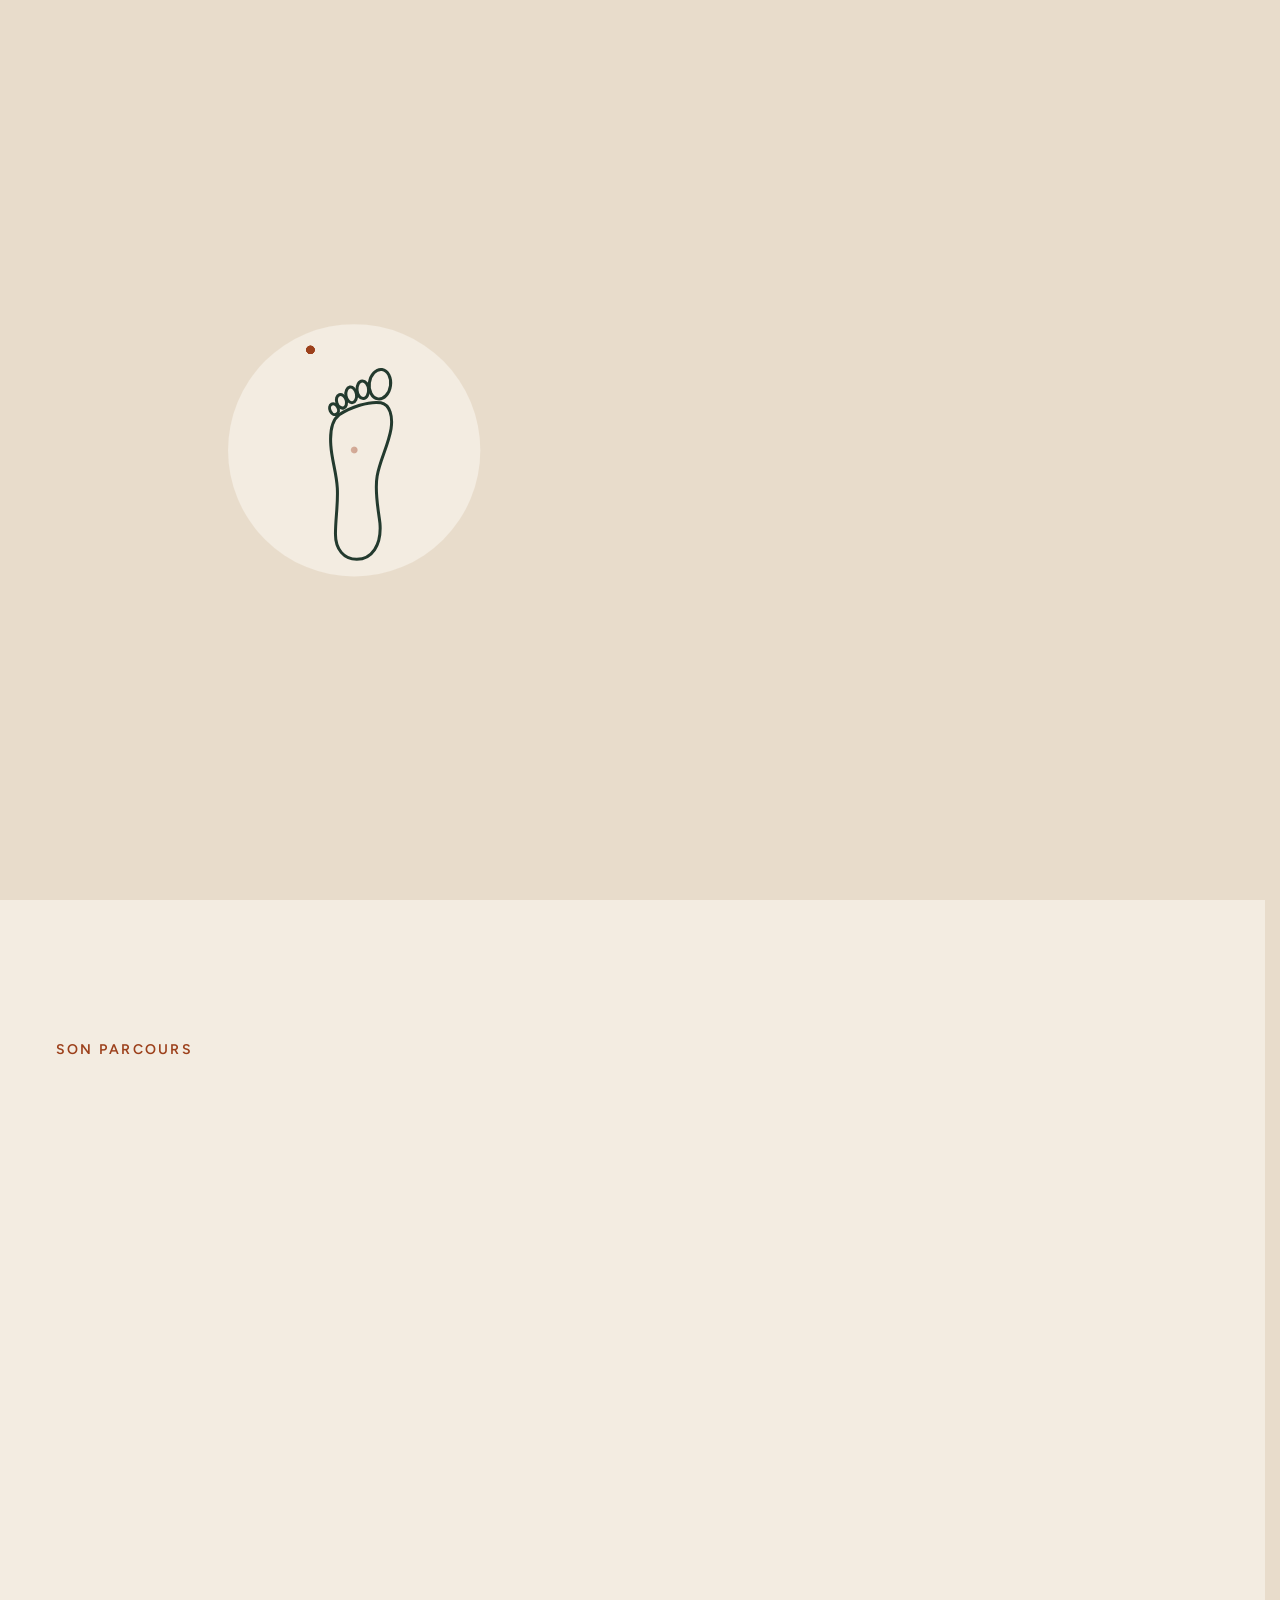
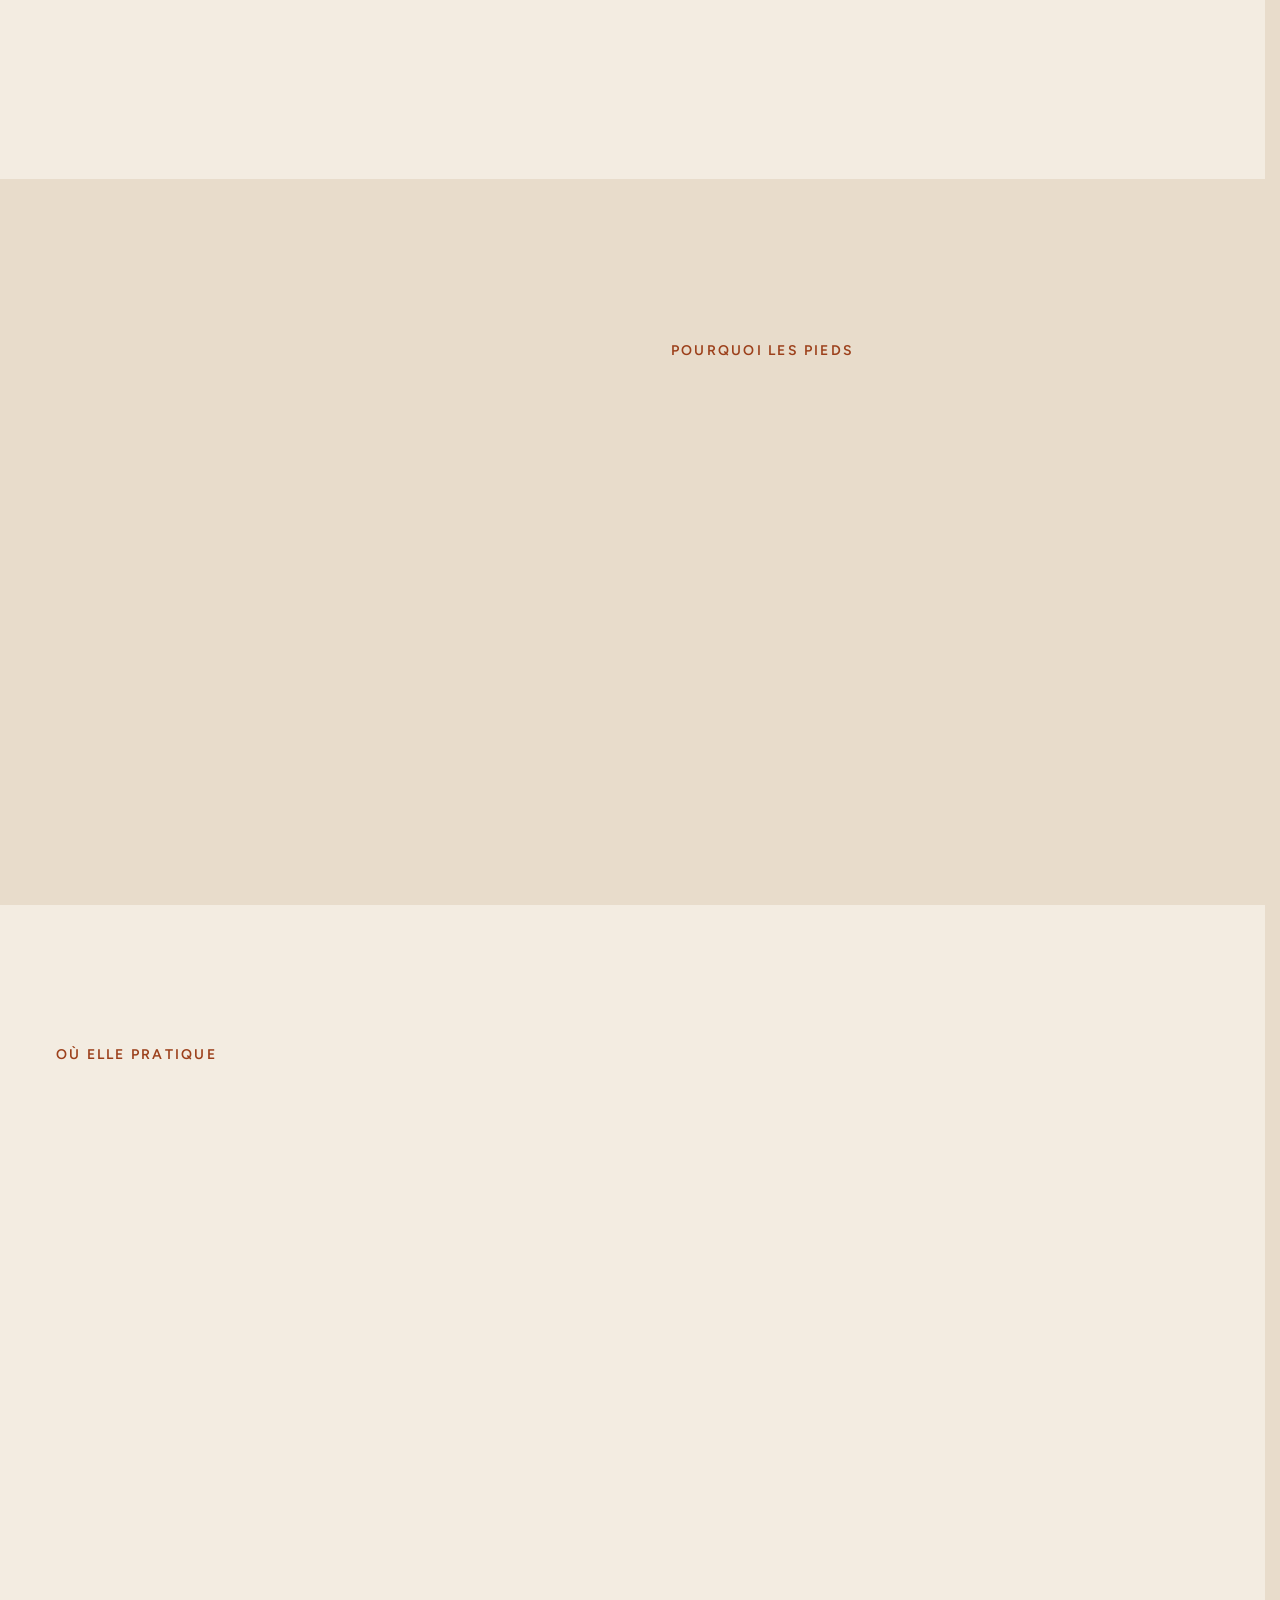
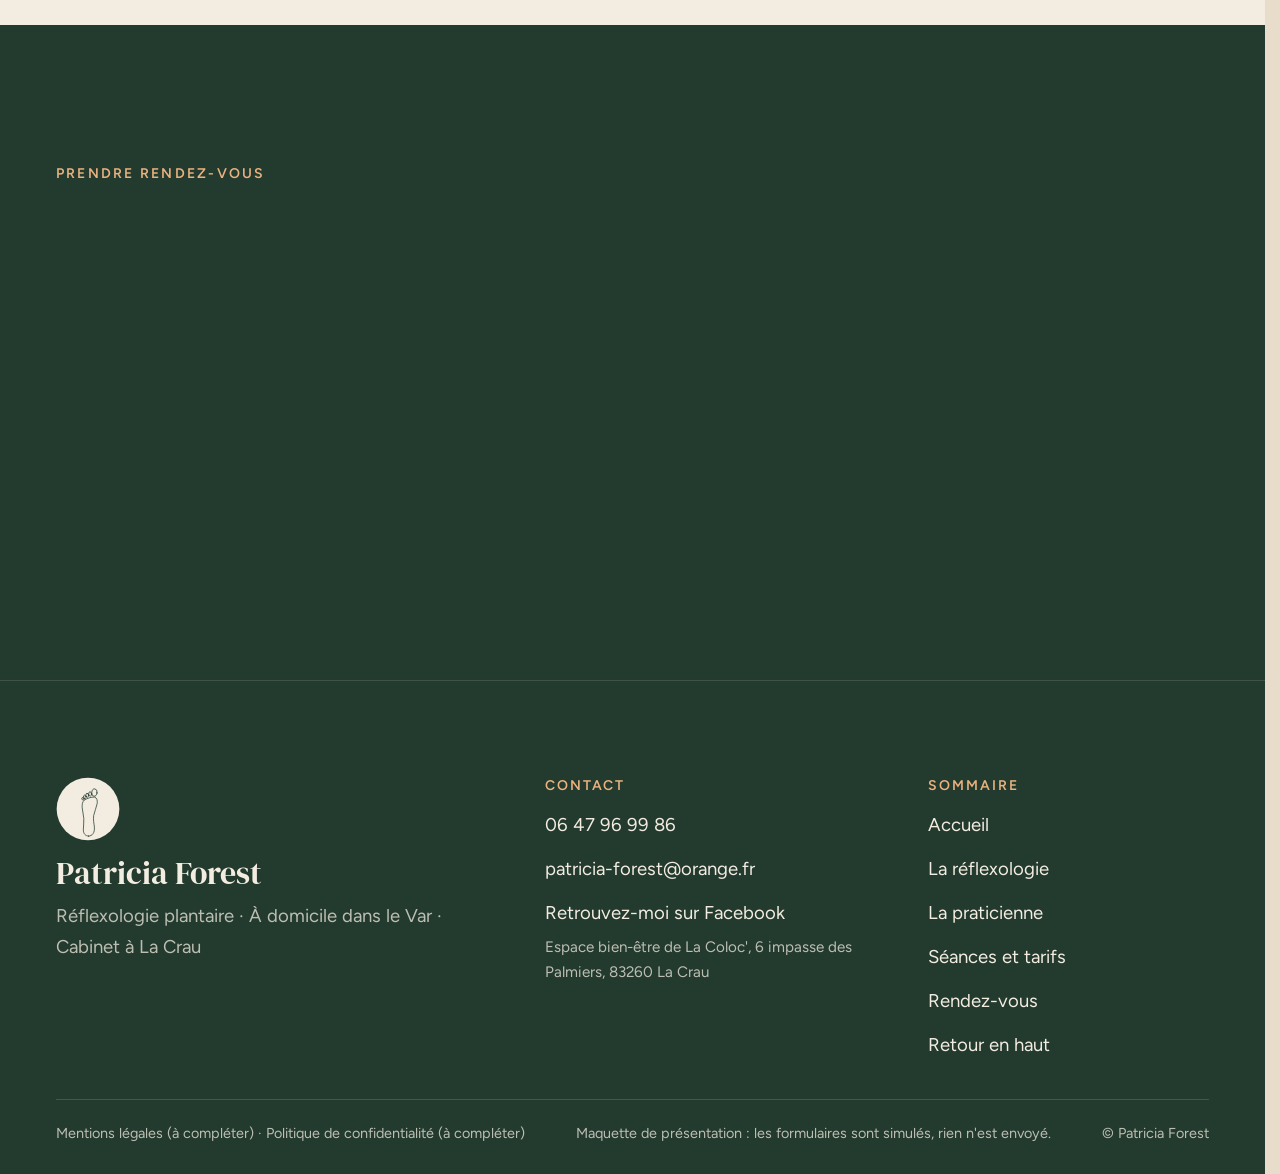
<file: la-praticienne.html>
<!doctype html>
<html lang="fr" data-v="2" data-curseur>
<head>
<meta charset="utf-8">
<meta name="viewport" content="width=device-width, initial-scale=1, viewport-fit=cover">
<title>La praticienne : Patricia Forest, réflexologue certifiée · Var</title>
<meta name="description" content="Diplômée de l&#39;École de Podo-Réflexologie de Paris et du centre Mireille Meunier, plus de 500 heures de formation, membre de la Fédération française des réflexologues.">
<meta name="robots" content="noindex, nofollow">
<link rel="canonical" href="https://patricia-forest-maquette.vercel.app/la-praticienne">
<style>:root{--fond:#F3ECE1;--texte:#24211D;--voile-fond:#233A2E;--ouverture-fond:#E8DCCB;--menu-fond:#F3ECE1}:root { --entete-h: 72px; --barres-h: 0px; } html { background: var(--fond); color: var(--texte); scrollbar-gutter: stable; } body { margin: 0; background: var(--fond); } html.js:not(.secours):not([data-arrivee="retour"]) [data-anime] { opacity: 0; } html.js:not(.secours):not([data-arrivee="retour"]) [data-anime].vu { opacity: 1; } [data-voile] { position: fixed; inset: 0; z-index: 900; background: var(--voile-fond); transform: translateY(100%); visibility: hidden; pointer-events: none; } html[data-arrivee="voile"]:not(.voile-leve):not(.secours) [data-voile] { transform: none; visibility: visible; } html.secours [data-voile] { visibility: hidden !important; } .ouverture-panneau { position: fixed; inset: 0; z-index: 850; display: none; place-content: center; justify-items: center; background: var(--ouverture-fond, var(--voile-fond)); color: var(--fond); text-align: center; } html.js[data-arrivee="intro"]:not(.secours):not(.intro-finie) .ouverture-panneau { display: grid; } html.defilement-bloque, html.defilement-bloque body, html.js[data-arrivee="intro"]:not(.secours):not(.intro-finie), html.js[data-arrivee="intro"]:not(.secours):not(.intro-finie) body, html[data-arrivee="voile"]:not(.voile-leve):not(.secours), html[data-arrivee="voile"]:not(.voile-leve):not(.secours) body { overflow: hidden; } html.js[data-arrivee="intro"]:not(.secours):not(.intro-finie) { background-color: var(--ouverture-fond, var(--voile-fond)); } html[data-arrivee="voile"]:not(.voile-leve):not(.secours) { background-color: var(--voile-fond); }</style>
<script>(function () {
var d = document.documentElement, ss = null, ls = null;
try { ss = window.sessionStorage; ls = window.localStorage; } catch (e) {}
d.classList.add('js');
var nav = performance.getEntriesByType ? performance.getEntriesByType('navigation')[0] : null;
var type = nav ? nav.type : 'navigate';
var depart = null;
try { depart = JSON.parse(ss.getItem('socle:depart') || 'null'); ss.removeItem('socle:depart'); } catch (e) {}
if (depart && !(Date.now() - depart.t < 15000)) depart = null;
var mode = type === 'back_forward' ? 'retour' : type === 'reload' ? 'intro' : depart ? 'voile' : 'intro';
d.setAttribute('data-arrivee', mode);
if (mode === 'voile' && depart.couleur) d.style.setProperty('--voile-fond', depart.couleur);
if (type === 'reload' && 'scrollRestoration' in history) {
history.scrollRestoration = 'manual';
}
try {
var choisie = ls && ls.getItem('socle:langue');
var langue = (d.lang || '').slice(0, 2);
if (choisie && choisie !== langue && type === 'navigate' && !depart) {
var alt = document.querySelector('link[rel="alternate"][hreflang="' + choisie + '"]');
if (alt) location.replace(new URL(alt.href).pathname + location.search + location.hash);
}
} catch (e) {}
setTimeout(function () { if (!d.classList.contains('demarre')) d.classList.add('secours'); }, 2000);
})();</script>
<link rel="preload" href="/assets/fonts/dm-serif-display-400.woff2" as="font" type="font/woff2" crossorigin>
<link rel="preload" href="/assets/fonts/figtree-400.woff2" as="font" type="font/woff2" crossorigin>
<link rel="stylesheet" href="/assets/css/socle.css?v=2">
<link rel="stylesheet" href="/assets/css/site.css?v=2">
<link rel="modulepreload" href="/assets/js/site.js?v=2">
<link rel="modulepreload" href="/assets/js/socle/index.js?v=2">
<script src="/assets/vendor/gsap.min.js" defer></script>
<script src="/assets/vendor/ScrollTrigger.min.js" defer></script>
<script src="/assets/vendor/SplitText.min.js" defer></script>
<script type="module" src="/assets/js/site.js?v=2"></script>
<meta name="theme-color" content="#F3ECE1">
<link rel="icon" href="/assets/images/favicon.svg" type="image/svg+xml">
<link rel="apple-touch-icon" href="/assets/images/apple-touch-icon.png">
<meta property="og:type" content="website">
<meta property="og:site_name" content="Patricia Forest">
<meta property="og:locale" content="fr_FR">
<meta property="og:title" content="La praticienne : Patricia Forest, réflexologue certifiée · Var">
<meta property="og:description" content="Diplômée de l&#39;École de Podo-Réflexologie de Paris et du centre Mireille Meunier, plus de 500 heures de formation, membre de la Fédération française des réflexologues.">
<meta property="og:url" content="https://patricia-forest-maquette.vercel.app/la-praticienne">
<meta property="og:image" content="https://patricia-forest-maquette.vercel.app/assets/partage/la-praticienne-fr.jpg">
<meta property="og:image:width" content="1200">
<meta property="og:image:height" content="630">
<meta property="og:image:alt" content="Patricia Forest, réflexologue, pendant une séance">
<meta name="twitter:card" content="summary_large_image">
<script type="application/ld+json">{"@context":"https://schema.org","@type":"HealthAndBeautyBusiness","name":"Patricia Forest, réflexologie plantaire","url":"https://patricia-forest-maquette.vercel.app/","telephone":"+33647969986","email":"patricia-forest@orange.fr","description":"Réflexologie plantaire à domicile dans onze communes du Var, de Six-Fours à Toulon et Hyères, et au cabinet de La Coloc' à La Crau, sur rendez-vous.","address":{"@type":"PostalAddress","streetAddress":"6 impasse des Palmiers","postalCode":"83260","addressLocality":"La Crau","addressCountry":"FR"},"areaServed":"Var, de Six-Fours-les-Plages à Toulon et Hyères","sameAs":["https://www.facebook.com/ReflexologiePlantaireVar/"]}</script>
</head>
<body id="haut">
<div data-voile data-forme="glisse" aria-hidden="true"><div class="voile-contenu"><svg class="medaillon medaillon--voile" viewBox="0 0 200 200" aria-hidden="true" focusable="false">
<circle class="medaillon-disque" cx="100" cy="100" r="98" pathLength="1"/>
<g class="medaillon-pied" transform="translate(66 22) scale(.36)">
<path class="trait-pied" d="M100 452C72 452 54 430 54 398C54 362 60 332 58 298C56 264 46 238 44 206C42 178 46 152 62 140C86 124 126 110 152 114C172 118 178 144 174 170C168 206 150 238 144 272C138 306 146 340 150 374C154 422 132 452 100 452Z" pathLength="1"/><ellipse cx="150" cy="74" rx="23" ry="32" transform="rotate(8 150 74)" class="trait-pied" pathLength="1"/><ellipse cx="113" cy="86" rx="12.5" ry="19" transform="rotate(-4 113 86)" class="trait-pied" pathLength="1"/><ellipse cx="88" cy="97" rx="11.5" ry="17" transform="rotate(-10 88 97)" class="trait-pied" pathLength="1"/><ellipse cx="67" cy="111" rx="10.5" ry="15" transform="rotate(-18 67 111)" class="trait-pied" pathLength="1"/><ellipse cx="51" cy="128" rx="9" ry="12" transform="rotate(-26 51 128)" class="trait-pied" pathLength="1"/>
</g></svg><span data-voile-libelle>La praticienne</span></div></div>
<div class="ouverture-panneau" data-ouverture aria-hidden="true">
  <svg class="medaillon medaillon--intro" viewBox="0 0 200 200" aria-hidden="true" focusable="false" data-ouverture-objet>
<circle class="medaillon-disque" cx="100" cy="100" r="98" pathLength="1"/>
<g class="medaillon-pied" transform="translate(66 22) scale(.36)">
<path class="trait-pied" d="M100 452C72 452 54 430 54 398C54 362 60 332 58 298C56 264 46 238 44 206C42 178 46 152 62 140C86 124 126 110 152 114C172 118 178 144 174 170C168 206 150 238 144 272C138 306 146 340 150 374C154 422 132 452 100 452Z" pathLength="1"/><ellipse cx="150" cy="74" rx="23" ry="32" transform="rotate(8 150 74)" class="trait-pied" pathLength="1"/><ellipse cx="113" cy="86" rx="12.5" ry="19" transform="rotate(-4 113 86)" class="trait-pied" pathLength="1"/><ellipse cx="88" cy="97" rx="11.5" ry="17" transform="rotate(-10 88 97)" class="trait-pied" pathLength="1"/><ellipse cx="67" cy="111" rx="10.5" ry="15" transform="rotate(-18 67 111)" class="trait-pied" pathLength="1"/><ellipse cx="51" cy="128" rx="9" ry="12" transform="rotate(-26 51 128)" class="trait-pied" pathLength="1"/>
<circle class="point-pied" style="--i:0" cx="150" cy="70" r="9"/><circle class="point-pied" style="--i:1" cx="116" cy="158" r="9"/><circle class="point-pied" style="--i:2" cx="112" cy="204" r="9"/><circle class="point-pied" style="--i:3" cx="106" cy="276" r="9"/><circle class="point-pied" style="--i:4" cx="100" cy="404" r="9"/>
</g></svg>
  <p class="ouverture-nom">Patricia Forest</p>
  <p class="ouverture-ligne">Réflexologie plantaire · Var</p>
</div>
<a class="evitement" href="#contenu">Aller au contenu</a>
<header data-entete>
  <div class="entete-rangee">
    <a class="entete-logo" href="/" aria-label="Patricia Forest, réflexologie plantaire, accueil" data-libelle="Accueil">
      <svg class="medaillon medaillon--logo" viewBox="0 0 200 200" aria-hidden="true" focusable="false">
<circle class="medaillon-disque" cx="100" cy="100" r="98" pathLength="1"/>
<g class="medaillon-pied" transform="translate(66 22) scale(.36)">
<path class="trait-pied" d="M100 452C72 452 54 430 54 398C54 362 60 332 58 298C56 264 46 238 44 206C42 178 46 152 62 140C86 124 126 110 152 114C172 118 178 144 174 170C168 206 150 238 144 272C138 306 146 340 150 374C154 422 132 452 100 452Z" pathLength="1"/><ellipse cx="150" cy="74" rx="23" ry="32" transform="rotate(8 150 74)" class="trait-pied" pathLength="1"/><ellipse cx="113" cy="86" rx="12.5" ry="19" transform="rotate(-4 113 86)" class="trait-pied" pathLength="1"/><ellipse cx="88" cy="97" rx="11.5" ry="17" transform="rotate(-10 88 97)" class="trait-pied" pathLength="1"/><ellipse cx="67" cy="111" rx="10.5" ry="15" transform="rotate(-18 67 111)" class="trait-pied" pathLength="1"/><ellipse cx="51" cy="128" rx="9" ry="12" transform="rotate(-26 51 128)" class="trait-pied" pathLength="1"/>
</g></svg><span class="entete-nom"><span>Patricia Forest</span><small>Réflexologie plantaire</small></span>
    </a>
    <nav data-nav aria-label="Navigation principale">
      <ul><li><a href="/la-reflexologie" data-libelle="La réflexologie">La réflexologie</a></li><li><a href="/la-praticienne" data-libelle="La praticienne" aria-current="page">La praticienne</a></li><li><a href="/seances-et-tarifs" data-libelle="Séances et tarifs">Séances et tarifs</a></li><li><a href="/rendez-vous" data-libelle="Rendez-vous">Rendez-vous</a></li></ul>
    </nav>
    <div class="entete-actions">
      <a class="bouton" href="/rendez-vous#demande" data-libelle="Rendez-vous">Prendre rendez-vous</a>
      <button type="button" data-menu-bouton aria-controls="menu" aria-expanded="false" data-libelle-ouvrir="Menu" data-libelle-fermer="Fermer"><span data-libelle-bouton>Menu</span></button>
      <a class="menu-sansjs" href="#menu" data-menu-lien>Menu</a>
    </div>
  </div>
</header>
<script>/* Avant le premier affichage : rangées de la navigation (même règle que ajusterNav dans assets/js/socle/entete.js)
   et hauteur réelle de l'en-tête, pour que rien ne saute quand le JavaScript du site prend la main. */
(function () {
  var h = document.documentElement, u = document.querySelector('[data-nav] ul'), e = document.querySelector('[data-entete]');
  if (u) {
    var deborde = function () { return u.scrollWidth > u.clientWidth + 1; }, c = deborde();
    if (c && window.matchMedia('(min-width: 900px)').matches) {
      h.classList.add('nav-deux-rangees'); c = deborde();
      if (c) { h.classList.add('nav-deux-lignes'); var a = u.querySelector('a'); c = !a || u.getBoundingClientRect().height > a.getBoundingClientRect().height * 2.5; }
      if (c) h.classList.remove('nav-deux-rangees', 'nav-deux-lignes');
    }
    if (c) h.classList.add('nav-compacte');
  }
  if (e) h.style.setProperty('--entete-h', Math.round(e.getBoundingClientRect().height) + 'px');
})();</script>
<span id="menu-ferme" aria-hidden="true"></span>
<div id="menu" data-menu role="dialog" aria-modal="true" aria-label="Menu">
  <p class="menu-sansjs-fermer"><a href="#menu-ferme">Fermer</a></p>
  <ul><li style="--i:0"><a href="/" class="menu-lien" data-libelle="Accueil">Accueil</a></li><li style="--i:1"><a href="/la-reflexologie" class="menu-lien" data-libelle="La réflexologie">La réflexologie</a></li><li style="--i:2"><a href="/la-praticienne" class="menu-lien" data-libelle="La praticienne" aria-current="page">La praticienne</a></li><li style="--i:3"><a href="/seances-et-tarifs" class="menu-lien" data-libelle="Séances et tarifs">Séances et tarifs</a></li><li style="--i:4"><a href="/rendez-vous" class="menu-lien" data-libelle="Rendez-vous">Rendez-vous</a></li></ul>
  <p class="menu-actions"><a class="bouton" href="/rendez-vous#demande" data-libelle="Rendez-vous">Prendre rendez-vous</a> <a class="bouton bouton--contour" href="tel:+33647969986">Appeler 06 47 96 99 86</a></p>
  <p class="menu-lieux">À domicile dans le Var · Cabinet à La Crau</p>
</div>
<main id="contenu" tabindex="-1">
<svg class="symboles" width="0" height="0" aria-hidden="true" focusable="false"><defs>
<symbol id="pied-trait" viewBox="20 30 170 432"><path d="M100 452C72 452 54 430 54 398C54 362 60 332 58 298C56 264 46 238 44 206C42 178 46 152 62 140C86 124 126 110 152 114C172 118 178 144 174 170C168 206 150 238 144 272C138 306 146 340 150 374C154 422 132 452 100 452Z" pathLength="1"/><ellipse cx="150" cy="74" rx="23" ry="32" transform="rotate(8 150 74)" pathLength="1"/><ellipse cx="113" cy="86" rx="12.5" ry="19" transform="rotate(-4 113 86)" pathLength="1"/><ellipse cx="88" cy="97" rx="11.5" ry="17" transform="rotate(-10 88 97)" pathLength="1"/><ellipse cx="67" cy="111" rx="10.5" ry="15" transform="rotate(-18 67 111)" pathLength="1"/><ellipse cx="51" cy="128" rx="9" ry="12" transform="rotate(-26 51 128)" pathLength="1"/></symbol>
</defs></svg>
<section class="ouv-scindee" id="debut">
  <figure class="media ouv-scindee-photo" data-iris-centre data-anime="gsap" data-fx="parallaxe" data-fx-force="6" style="--cadrage:58% 40%;--cadrage-mobile:55% 35%">
  <picture><source media="(max-width: 760px) and (orientation: portrait)" srcset="/assets/images/patricia-seance-mobile-640.webp 640w, /assets/images/patricia-seance-mobile-1080.webp 1080w" sizes="(max-width: 760px) 100vw, 56vw">
    <img src="/assets/images/patricia-seance-1280.webp" srcset="/assets/images/patricia-seance-800.webp 800w, /assets/images/patricia-seance-1280.webp 1280w, /assets/images/patricia-seance-1920.webp 1920w" sizes="(max-width: 760px) 100vw, 56vw" alt="Patricia Forest en séance de réflexologie plantaire, assise face aux pieds de la personne qu&#39;elle reçoit" width="1280" height="853" fetchpriority="high" loading="eager" decoding="async">
  </picture>
</figure>
  <div class="ouv-scindee-texte">
    <p class="sur" data-anime="gsap">La praticienne</p>
    <h1 class="ouv-titre" data-anime="gsap"><span class="hl"><span class="hl-in">Patricia</span></span> <span class="hl"><em class="hl-in">Forest</em></span></h1>
    <div data-anime="gsap" class="ouv-scindee-bas">
      <p class="masque-ecran-tres-bas">Réflexologue certifiée RNCP, à domicile dans le Var et au cabinet de La Crau.</p>
      <p class="actions"><a href="/rendez-vous#demande" class="bouton" data-libelle="Rendez-vous" data-action-principale>Prendre rendez-vous</a></p>
      <p class="info-cle" data-info-cle>Plus de 500 heures de formation</p>
    </div>
  </div>
</section>
<section class="section parcours" id="parcours">
  <div class="conteneur parcours-grille">
    <div class="parcours-tete">
      <p class="sur">Son parcours</p>
      <h2 data-anime="lignes">De Bangkok à la plante des pieds</h2>
    </div>
    <div class="parcours-liste-cadre">
      <svg class="parcours-trait" viewBox="0 0 20 1000" preserveAspectRatio="none" aria-hidden="true" data-fx="trace"><path d="M10 0V1000" fill="none" stroke="currentColor" stroke-width="2"/></svg>
      <ol class="parcours-liste"><li class="parcours-item" data-anime><p class="parcours-quand">1986</p><div><h3>Bangkok, école Wat Pho</h3><p>Formation au massage thaïlandais traditionnel, le nuad bo rarn.</p></div></li><li class="parcours-item" data-anime><p class="parcours-quand">Paris</p><div><h3>École de Podo-Réflexologie de Paris</h3><p>Diplômée de l&#39;EPRP.</p></div></li><li class="parcours-item" data-anime><p class="parcours-quand">Isère</p><div><h3>Centre de réflexologie Mireille Meunier</h3><p>Diplômée, avec un enseignement approfondi de l&#39;énergétique chinoise appliquée à la réflexologie plantaire.</p></div></li><li class="parcours-item" data-anime><p class="parcours-quand">500 h</p><div><h3>Plus de 500 heures de formation</h3><p>Réflexologue certifiée RNCP : un titre enregistré au Répertoire national des certifications professionnelles.</p></div></li><li class="parcours-item" data-anime><p class="parcours-quand">FFR</p><div><h3>Fédération française des réflexologues</h3><p>Membre de la fédération.</p></div></li></ol>
    </div>
  </div>
</section>
<section class="section pourquoi theme-argile" id="pourquoi">
  <div class="conteneur pourquoi-grille">
    <figure class="media pourquoi-image" data-grok data-anime="rideau" style="--cadrage:50% 50%">
  <picture>
    <img src="/assets/images/grok/praticienne-racines-1280.webp" srcset="/assets/images/grok/praticienne-racines-640.webp 640w, /assets/images/grok/praticienne-racines-960.webp 960w, /assets/images/grok/praticienne-racines-1280.webp 1280w" sizes="(max-width: 760px) 92vw, 44vw" alt="Racines d&#39;un vieil olivier agrippées à la terre rouge et au calcaire" width="1280" height="960" loading="lazy" decoding="async">
  </picture><figcaption class="mention-ia">Illustration générée</figcaption>
</figure>
    <div>
      <p class="sur">Pourquoi les pieds</p>
      <h2 data-anime="lignes">L&#39;enracinement</h2>
      <p data-anime>Ce qui l&#39;a attirée vers la réflexologie : sa simplicité apparente, son efficacité, sa symbolique, l&#39;enracinement à la Terre, et le rôle des pieds dans l&#39;équilibre général.</p>
      <figure class="ideo" data-anime>
        <svg class="ideo-signe" viewBox="0 0 1000 1000" role="img" aria-label="Idéogramme chinois du pied"><path d="M725 138V366H276V138ZM232 510C217 661 168 840 41 951L51 962C165 895 232 797 273 694C353 892 481 936 716 936C766 936 878 936 924 936C924 903 940 877 968 871V858C905 859 777 859 721 859C653 859 594 857 542 849V622H863C878 622 888 617 891 606C853 572 790 525 790 525L736 593H542V394H725V451H738C765 451 805 434 806 427V152C826 148 841 140 848 132L756 63L715 109H282L196 71V461H209C241 461 276 443 276 435V394H460V830C381 804 325 755 283 668C296 630 306 592 314 555C335 554 348 545 351 531Z"/></svg>
        <figcaption>Selon Patricia, l&#39;idéogramme chinois du pied se lit : « partie du corps qui sauvegarde la santé ».</figcaption>
      </figure>
    </div>
  </div>
</section>
<section class="section lieux" id="lieux">
  <div class="conteneur">
    <p class="sur">Où elle pratique</p>
    <h2 data-anime="lignes">Chez vous, ou à La Crau</h2>
    <ul class="lieux-grille" data-anime="cascade">
      <li class="lieu-carte">
        <svg class="lieu-icone" viewBox="0 0 48 48" aria-hidden="true"><path d="M6 22 24 8l18 14M11 18v20h26V18M20 38V27h8v11"/></svg>
        <h3>À domicile</h3>
        <p>Sur rendez-vous, du lundi au samedi, dans onze communes du Var, de Six-Fours à Toulon et Hyères.</p>
      </li><li class="lieu-carte">
        <svg class="lieu-icone" viewBox="0 0 48 48" aria-hidden="true"><path d="M12 40V10h24v30M8 40h32M29 26v.5"/><path d="M18 16h12"/></svg>
        <h3>Au cabinet</h3>
        <p>Espace bien-être de La Coloc&#39;, 6 impasse des Palmiers, 83260 La Crau. Sur rendez-vous.</p>
      </li><li class="lieu-carte">
        <svg class="lieu-icone" viewBox="0 0 48 48" aria-hidden="true"><circle cx="16" cy="16" r="5"/><circle cx="32" cy="16" r="5"/><path d="M6 38c1-8 5-12 10-12s9 4 10 12M22 38c1-8 5-12 10-12s9 4 10 12"/></svg>
        <h3>En groupe</h3>
        <p>Ateliers en maisons de retraite et associations, pauses bien-être en entreprise : sur devis.</p>
      </li>
    </ul>
  </div>
</section>
<section class="section appel theme-pin" id="appel">
  <div class="conteneur appel-grille">
    <div>
      <p class="sur">Prendre rendez-vous</p>
      <h2 data-anime="lignes">Et si vous repreniez pied ?</h2>
      <p class="appel-texte" data-anime>Le plus simple, c&#39;est un appel. Vous pouvez aussi envoyer une demande en ligne, à votre rythme.</p>
      <p class="actions" data-anime>
        <a href="/rendez-vous#demande" class="bouton bouton--clair" data-libelle="Rendez-vous" data-survol="magnetique">Faire une demande</a>
        <a class="bouton bouton--contour" href="tel:+33647969986">06 47 96 99 86</a>
      </p>
    </div>
    <div class="appel-dessin" data-anime data-visuel><svg class="medaillon medaillon--appel" viewBox="0 0 200 200" aria-hidden="true" focusable="false">
<circle class="medaillon-disque" cx="100" cy="100" r="98" pathLength="1"/>
<g class="medaillon-pied" transform="translate(66 22) scale(.36)">
<path class="trait-pied" d="M100 452C72 452 54 430 54 398C54 362 60 332 58 298C56 264 46 238 44 206C42 178 46 152 62 140C86 124 126 110 152 114C172 118 178 144 174 170C168 206 150 238 144 272C138 306 146 340 150 374C154 422 132 452 100 452Z" pathLength="1"/><ellipse cx="150" cy="74" rx="23" ry="32" transform="rotate(8 150 74)" class="trait-pied" pathLength="1"/><ellipse cx="113" cy="86" rx="12.5" ry="19" transform="rotate(-4 113 86)" class="trait-pied" pathLength="1"/><ellipse cx="88" cy="97" rx="11.5" ry="17" transform="rotate(-10 88 97)" class="trait-pied" pathLength="1"/><ellipse cx="67" cy="111" rx="10.5" ry="15" transform="rotate(-18 67 111)" class="trait-pied" pathLength="1"/><ellipse cx="51" cy="128" rx="9" ry="12" transform="rotate(-26 51 128)" class="trait-pied" pathLength="1"/>
<circle class="point-pied" style="--i:0" cx="150" cy="70" r="9"/><circle class="point-pied" style="--i:1" cx="116" cy="158" r="9"/><circle class="point-pied" style="--i:2" cx="112" cy="204" r="9"/><circle class="point-pied" style="--i:3" cx="106" cy="276" r="9"/><circle class="point-pied" style="--i:4" cx="100" cy="404" r="9"/>
</g></svg></div>
  </div>
</section>
</main>
<footer class="pied" id="pied">
  <div class="conteneur pied-grille">
    <div class="pied-signature">
      <svg class="medaillon medaillon--pied" viewBox="0 0 200 200" aria-hidden="true" focusable="false">
<circle class="medaillon-disque" cx="100" cy="100" r="98" pathLength="1"/>
<g class="medaillon-pied" transform="translate(66 22) scale(.36)">
<path class="trait-pied" d="M100 452C72 452 54 430 54 398C54 362 60 332 58 298C56 264 46 238 44 206C42 178 46 152 62 140C86 124 126 110 152 114C172 118 178 144 174 170C168 206 150 238 144 272C138 306 146 340 150 374C154 422 132 452 100 452Z" pathLength="1"/><ellipse cx="150" cy="74" rx="23" ry="32" transform="rotate(8 150 74)" class="trait-pied" pathLength="1"/><ellipse cx="113" cy="86" rx="12.5" ry="19" transform="rotate(-4 113 86)" class="trait-pied" pathLength="1"/><ellipse cx="88" cy="97" rx="11.5" ry="17" transform="rotate(-10 88 97)" class="trait-pied" pathLength="1"/><ellipse cx="67" cy="111" rx="10.5" ry="15" transform="rotate(-18 67 111)" class="trait-pied" pathLength="1"/><ellipse cx="51" cy="128" rx="9" ry="12" transform="rotate(-26 51 128)" class="trait-pied" pathLength="1"/>
</g></svg>
      <p class="pied-nom">Patricia Forest</p>
      <p>Réflexologie plantaire · À domicile dans le Var · Cabinet à La Crau</p>
    </div>
    <div>
      <p class="pied-titre">Contact</p>
      <ul>
        <li><a href="tel:+33647969986">06 47 96 99 86</a></li>
        <li><a href="mailto:patricia-forest@orange.fr">patricia-forest@orange.fr</a></li>
        <li><a href="https://www.facebook.com/ReflexologiePlantaireVar/" target="_blank" rel="noopener">Retrouvez-moi sur Facebook</a></li>
      </ul>
      <p class="pied-adresse">Espace bien-être de La Coloc&#39;, 6 impasse des Palmiers, 83260 La Crau</p>
    </div>
    <nav aria-label="Sommaire">
      <p class="pied-titre">Sommaire</p>
      <ul><li><a href="/" data-libelle="Accueil">Accueil</a></li><li><a href="/la-reflexologie" data-libelle="La réflexologie">La réflexologie</a></li><li><a href="/la-praticienne" data-libelle="La praticienne" aria-current="page">La praticienne</a></li><li><a href="/seances-et-tarifs" data-libelle="Séances et tarifs">Séances et tarifs</a></li><li><a href="/rendez-vous" data-libelle="Rendez-vous">Rendez-vous</a></li><li><a href="#haut" data-sans-transition>Retour en haut</a></li></ul>
    </nav>
  </div>
  <div class="conteneur pied-bas">
    <p>Mentions légales (à compléter) · Politique de confidentialité (à compléter)</p>
    <p>Maquette de présentation : les formulaires sont simulés, rien n&#39;est envoyé.</p>
    <p>© Patricia Forest</p>
  </div>
</footer>
<div data-barre-fixe>
  <a class="bouton bouton--contour" href="tel:+33647969986">Appeler</a>
  <a class="bouton" href="/rendez-vous#demande" data-libelle="Rendez-vous">Rendez-vous</a>
</div>
</body>
</html>
</file>
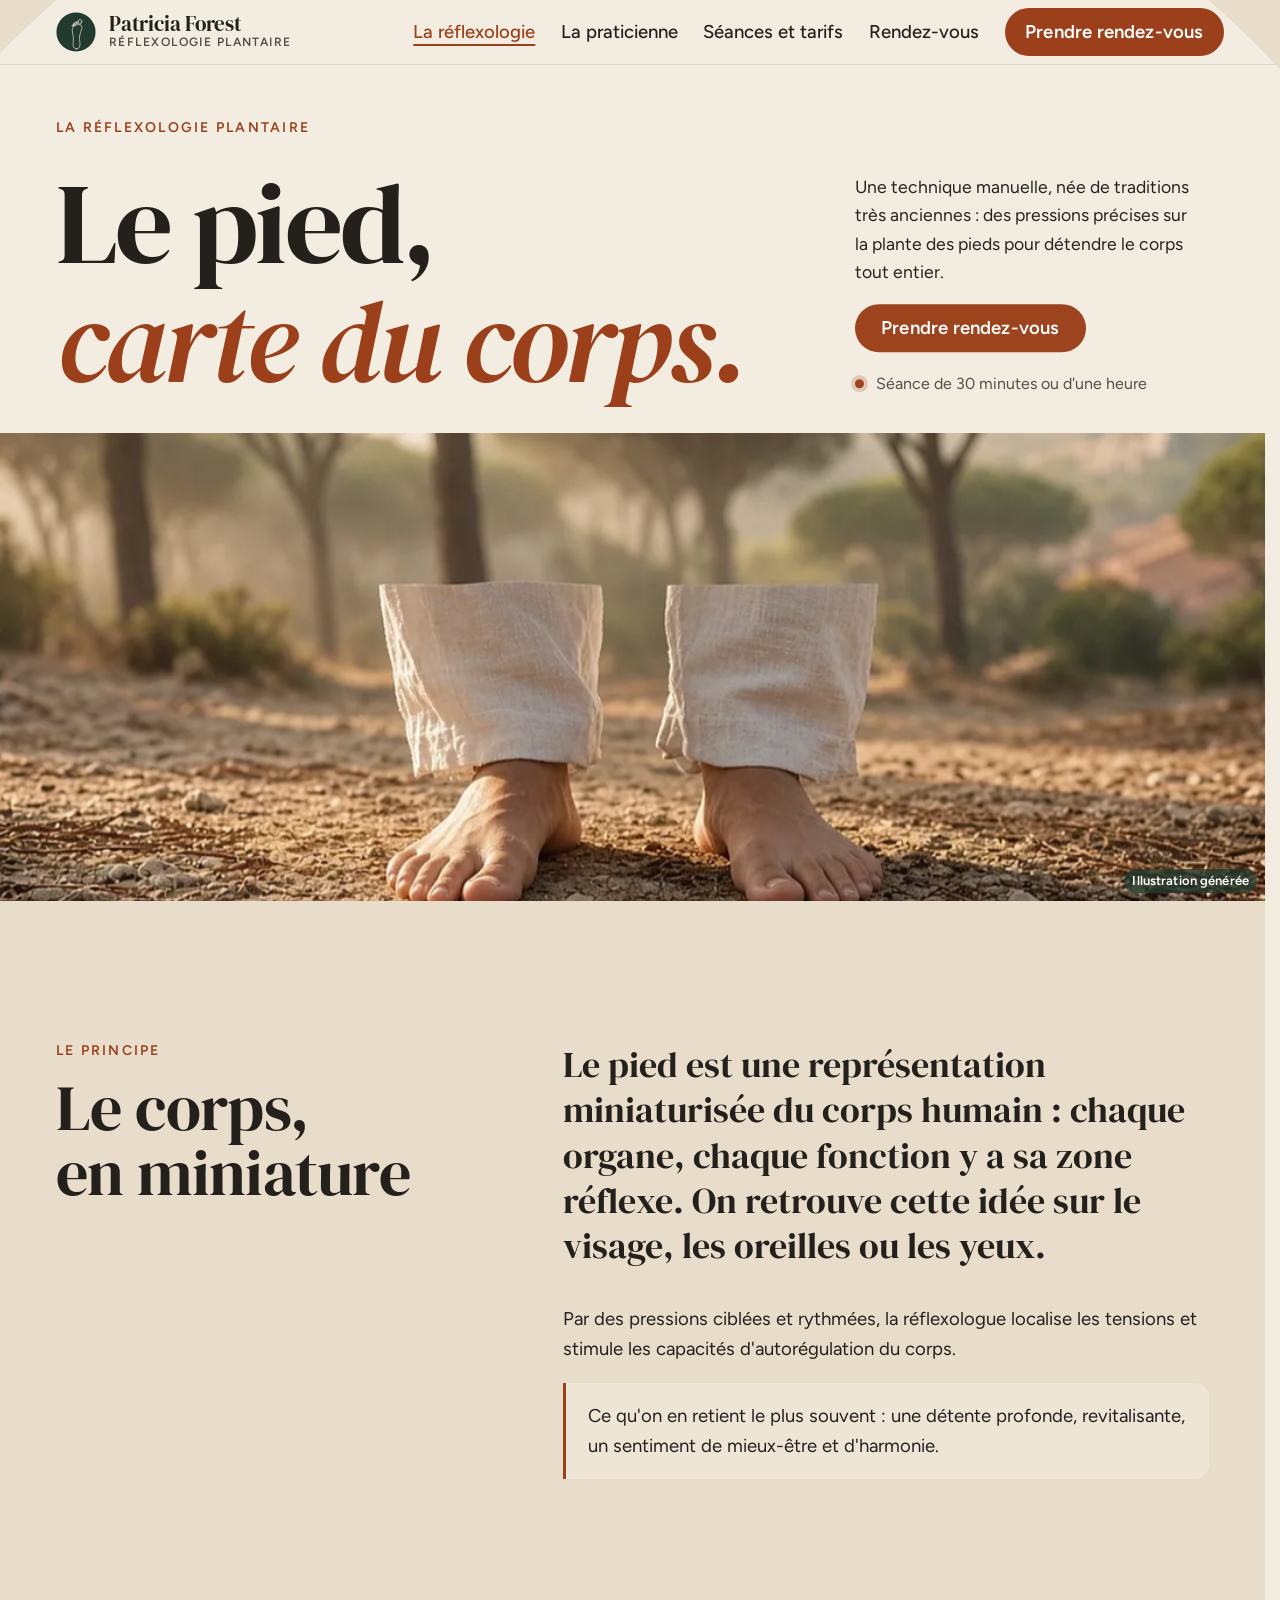
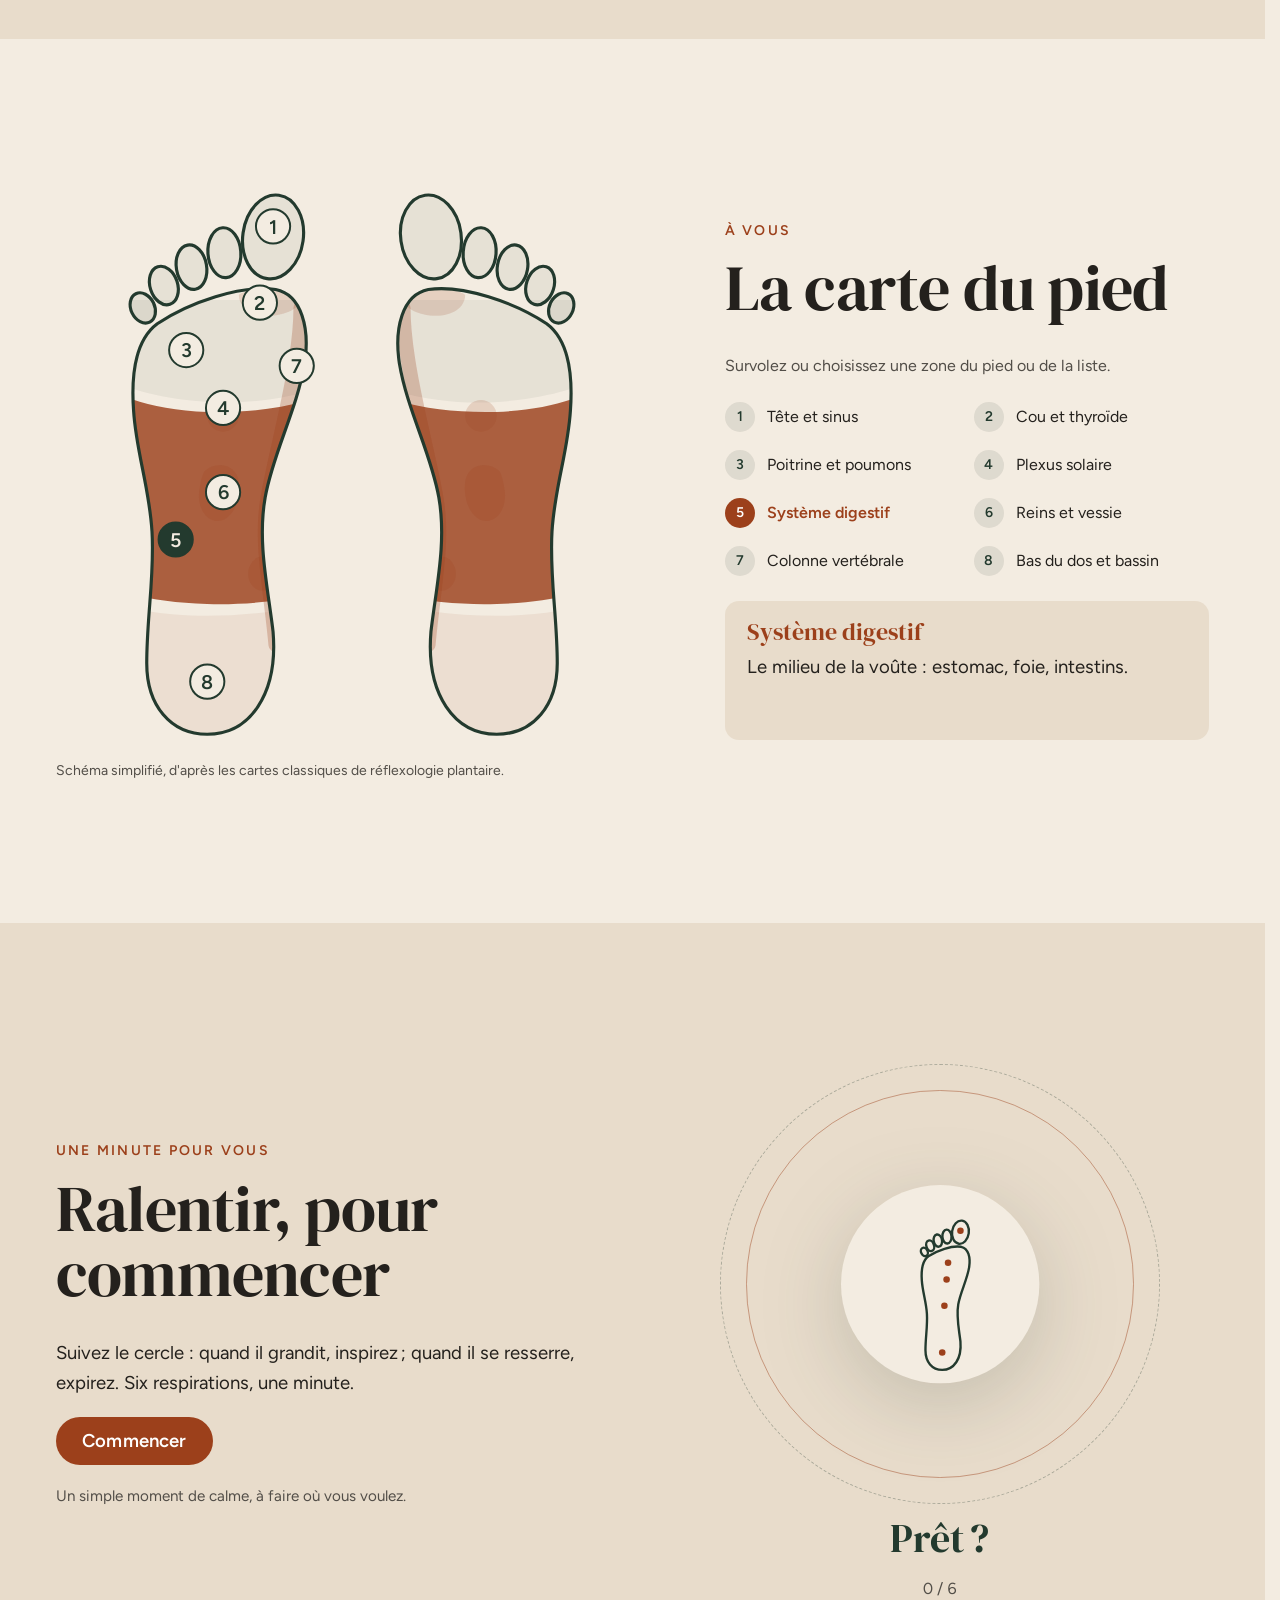
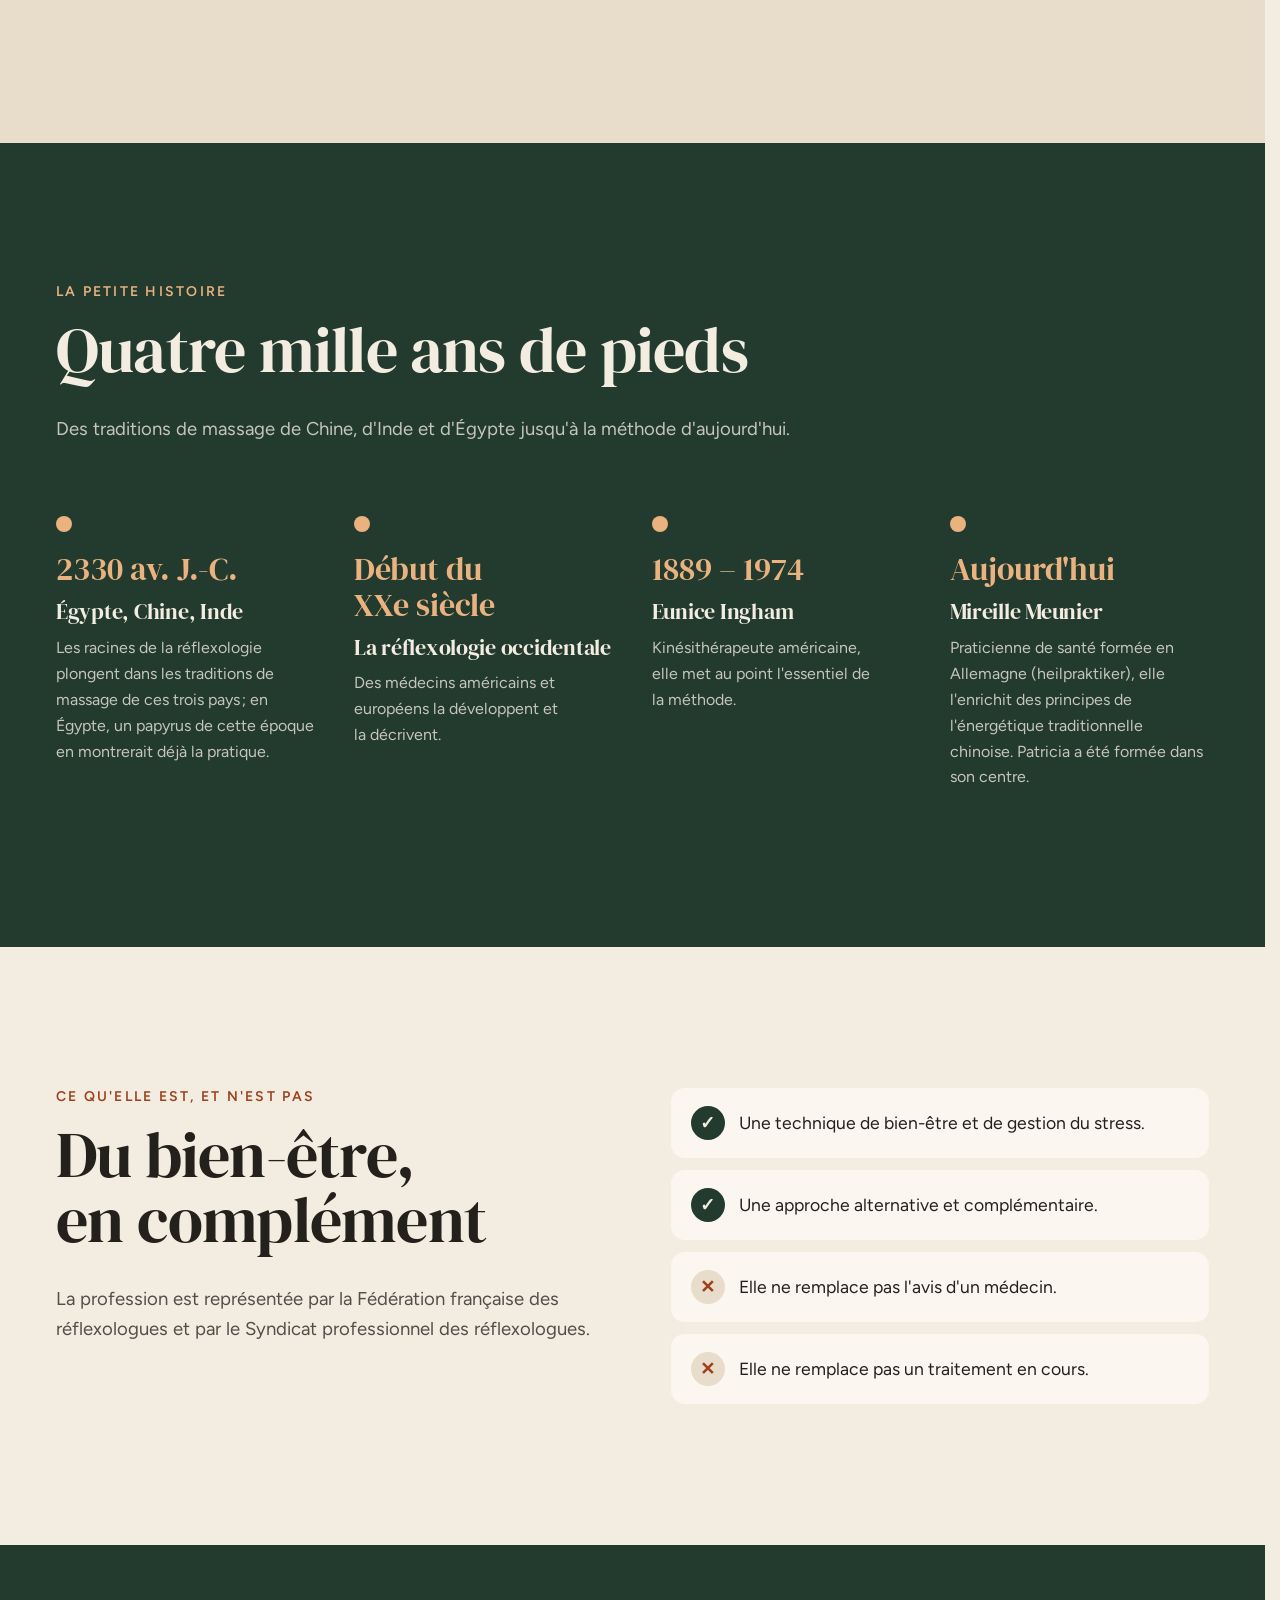
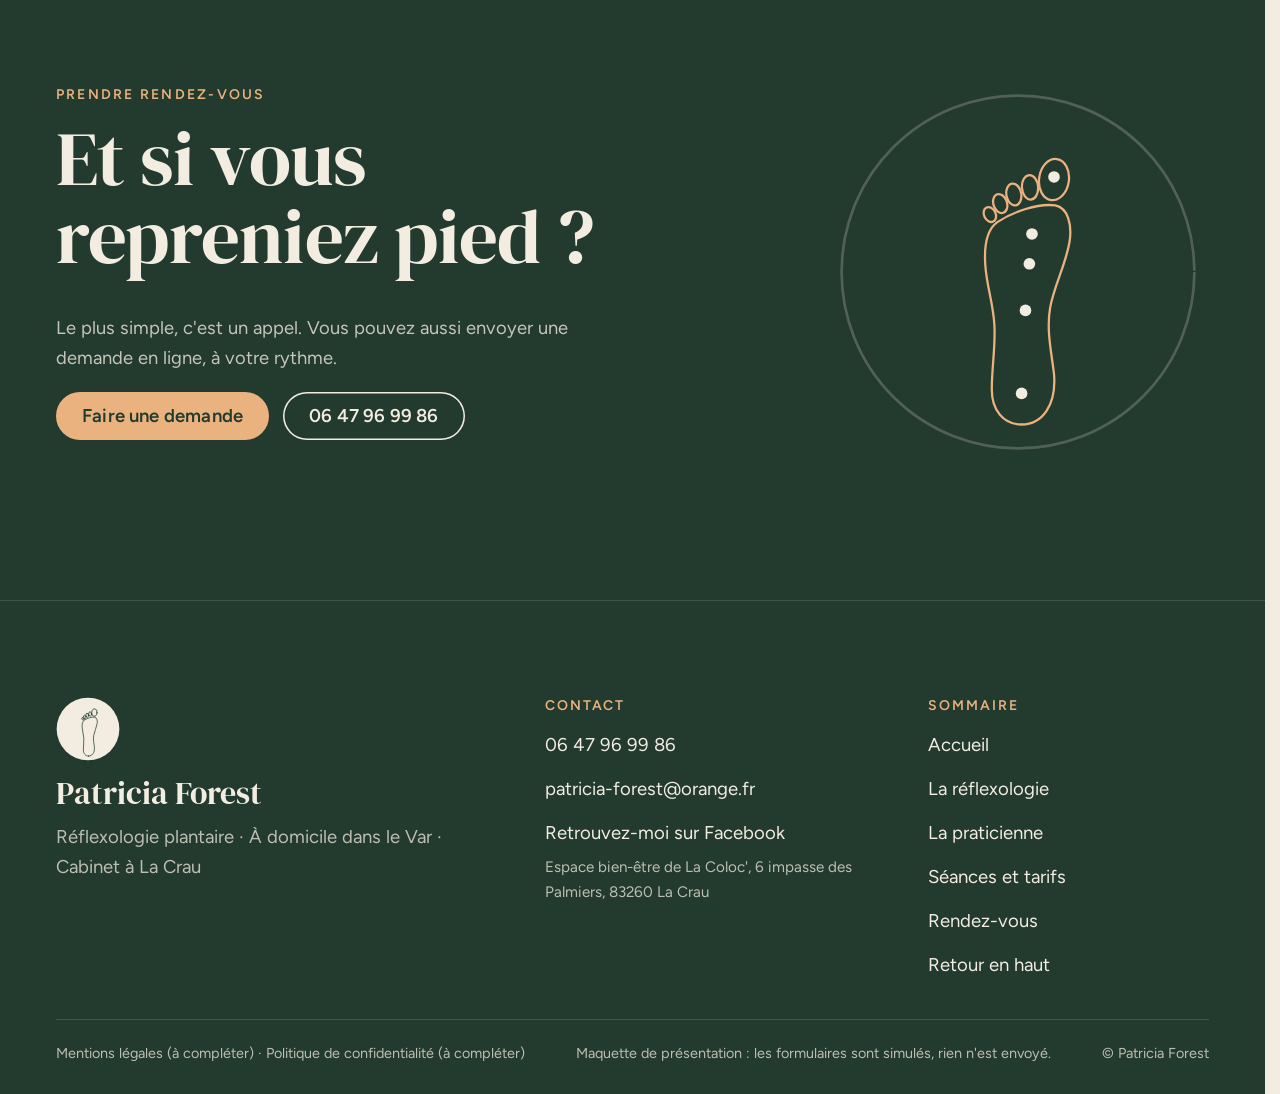
<file: la-reflexologie.html>
<!doctype html>
<html lang="fr" data-v="2" data-curseur>
<head>
<meta charset="utf-8">
<meta name="viewport" content="width=device-width, initial-scale=1, viewport-fit=cover">
<title>La réflexologie plantaire : le principe, la carte du pied et sa petite histoire · Patricia Forest</title>
<meta name="description" content="Le pied, une carte du corps : comment fonctionne la réflexologie plantaire, ses zones réflexes et son histoire, de l&#39;Égypte ancienne à Eunice Ingham.">
<meta name="robots" content="noindex, nofollow">
<link rel="canonical" href="https://patricia-forest-maquette.vercel.app/la-reflexologie">
<style>:root{--fond:#F3ECE1;--texte:#24211D;--voile-fond:#233A2E;--ouverture-fond:#E8DCCB;--menu-fond:#F3ECE1}:root { --entete-h: 72px; --barres-h: 0px; } html { background: var(--fond); color: var(--texte); scrollbar-gutter: stable; } body { margin: 0; background: var(--fond); } html.js:not(.secours):not([data-arrivee="retour"]) [data-anime] { opacity: 0; } html.js:not(.secours):not([data-arrivee="retour"]) [data-anime].vu { opacity: 1; } [data-voile] { position: fixed; inset: 0; z-index: 900; background: var(--voile-fond); transform: translateY(100%); visibility: hidden; pointer-events: none; } html[data-arrivee="voile"]:not(.voile-leve):not(.secours) [data-voile] { transform: none; visibility: visible; } html.secours [data-voile] { visibility: hidden !important; } .ouverture-panneau { position: fixed; inset: 0; z-index: 850; display: none; place-content: center; justify-items: center; background: var(--ouverture-fond, var(--voile-fond)); color: var(--fond); text-align: center; } html.js[data-arrivee="intro"]:not(.secours):not(.intro-finie) .ouverture-panneau { display: grid; } html.defilement-bloque, html.defilement-bloque body, html.js[data-arrivee="intro"]:not(.secours):not(.intro-finie), html.js[data-arrivee="intro"]:not(.secours):not(.intro-finie) body, html[data-arrivee="voile"]:not(.voile-leve):not(.secours), html[data-arrivee="voile"]:not(.voile-leve):not(.secours) body { overflow: hidden; } html.js[data-arrivee="intro"]:not(.secours):not(.intro-finie) { background-color: var(--ouverture-fond, var(--voile-fond)); } html[data-arrivee="voile"]:not(.voile-leve):not(.secours) { background-color: var(--voile-fond); }</style>
<script>(function () {
var d = document.documentElement, ss = null, ls = null;
try { ss = window.sessionStorage; ls = window.localStorage; } catch (e) {}
d.classList.add('js');
var nav = performance.getEntriesByType ? performance.getEntriesByType('navigation')[0] : null;
var type = nav ? nav.type : 'navigate';
var depart = null;
try { depart = JSON.parse(ss.getItem('socle:depart') || 'null'); ss.removeItem('socle:depart'); } catch (e) {}
if (depart && !(Date.now() - depart.t < 15000)) depart = null;
var mode = type === 'back_forward' ? 'retour' : type === 'reload' ? 'intro' : depart ? 'voile' : 'intro';
d.setAttribute('data-arrivee', mode);
if (mode === 'voile' && depart.couleur) d.style.setProperty('--voile-fond', depart.couleur);
if (type === 'reload' && 'scrollRestoration' in history) {
history.scrollRestoration = 'manual';
}
try {
var choisie = ls && ls.getItem('socle:langue');
var langue = (d.lang || '').slice(0, 2);
if (choisie && choisie !== langue && type === 'navigate' && !depart) {
var alt = document.querySelector('link[rel="alternate"][hreflang="' + choisie + '"]');
if (alt) location.replace(new URL(alt.href).pathname + location.search + location.hash);
}
} catch (e) {}
setTimeout(function () { if (!d.classList.contains('demarre')) d.classList.add('secours'); }, 2000);
})();</script>
<link rel="preload" href="/assets/fonts/dm-serif-display-400.woff2" as="font" type="font/woff2" crossorigin>
<link rel="preload" href="/assets/fonts/figtree-400.woff2" as="font" type="font/woff2" crossorigin>
<link rel="stylesheet" href="/assets/css/socle.css?v=2">
<link rel="stylesheet" href="/assets/css/site.css?v=2">
<link rel="modulepreload" href="/assets/js/site.js?v=2">
<link rel="modulepreload" href="/assets/js/socle/index.js?v=2">
<script src="/assets/vendor/gsap.min.js" defer></script>
<script src="/assets/vendor/ScrollTrigger.min.js" defer></script>
<script src="/assets/vendor/SplitText.min.js" defer></script>
<script type="module" src="/assets/js/site.js?v=2"></script>
<meta name="theme-color" content="#F3ECE1">
<link rel="icon" href="/assets/images/favicon.svg" type="image/svg+xml">
<link rel="apple-touch-icon" href="/assets/images/apple-touch-icon.png">
<meta property="og:type" content="website">
<meta property="og:site_name" content="Patricia Forest">
<meta property="og:locale" content="fr_FR">
<meta property="og:title" content="La réflexologie plantaire : le principe, la carte du pied et sa petite histoire · Patricia Forest">
<meta property="og:description" content="Le pied, une carte du corps : comment fonctionne la réflexologie plantaire, ses zones réflexes et son histoire, de l&#39;Égypte ancienne à Eunice Ingham.">
<meta property="og:url" content="https://patricia-forest-maquette.vercel.app/la-reflexologie">
<meta property="og:image" content="https://patricia-forest-maquette.vercel.app/assets/partage/la-reflexologie-fr.jpg">
<meta property="og:image:width" content="1200">
<meta property="og:image:height" content="630">
<meta property="og:image:alt" content="La réflexologie plantaire, le pied comme carte du corps">
<meta name="twitter:card" content="summary_large_image">
<script type="application/ld+json">{"@context":"https://schema.org","@type":"HealthAndBeautyBusiness","name":"Patricia Forest, réflexologie plantaire","url":"https://patricia-forest-maquette.vercel.app/","telephone":"+33647969986","email":"patricia-forest@orange.fr","description":"Réflexologie plantaire à domicile dans onze communes du Var, de Six-Fours à Toulon et Hyères, et au cabinet de La Coloc' à La Crau, sur rendez-vous.","address":{"@type":"PostalAddress","streetAddress":"6 impasse des Palmiers","postalCode":"83260","addressLocality":"La Crau","addressCountry":"FR"},"areaServed":"Var, de Six-Fours-les-Plages à Toulon et Hyères","sameAs":["https://www.facebook.com/ReflexologiePlantaireVar/"]}</script>
</head>
<body id="haut">
<div data-voile data-forme="glisse" aria-hidden="true"><div class="voile-contenu"><svg class="medaillon medaillon--voile" viewBox="0 0 200 200" aria-hidden="true" focusable="false">
<circle class="medaillon-disque" cx="100" cy="100" r="98" pathLength="1"/>
<g class="medaillon-pied" transform="translate(66 22) scale(.36)">
<path class="trait-pied" d="M100 452C72 452 54 430 54 398C54 362 60 332 58 298C56 264 46 238 44 206C42 178 46 152 62 140C86 124 126 110 152 114C172 118 178 144 174 170C168 206 150 238 144 272C138 306 146 340 150 374C154 422 132 452 100 452Z" pathLength="1"/><ellipse cx="150" cy="74" rx="23" ry="32" transform="rotate(8 150 74)" class="trait-pied" pathLength="1"/><ellipse cx="113" cy="86" rx="12.5" ry="19" transform="rotate(-4 113 86)" class="trait-pied" pathLength="1"/><ellipse cx="88" cy="97" rx="11.5" ry="17" transform="rotate(-10 88 97)" class="trait-pied" pathLength="1"/><ellipse cx="67" cy="111" rx="10.5" ry="15" transform="rotate(-18 67 111)" class="trait-pied" pathLength="1"/><ellipse cx="51" cy="128" rx="9" ry="12" transform="rotate(-26 51 128)" class="trait-pied" pathLength="1"/>
</g></svg><span data-voile-libelle>La réflexologie</span></div></div>
<div class="ouverture-panneau" data-ouverture aria-hidden="true">
  <svg class="medaillon medaillon--intro" viewBox="0 0 200 200" aria-hidden="true" focusable="false" data-ouverture-objet>
<circle class="medaillon-disque" cx="100" cy="100" r="98" pathLength="1"/>
<g class="medaillon-pied" transform="translate(66 22) scale(.36)">
<path class="trait-pied" d="M100 452C72 452 54 430 54 398C54 362 60 332 58 298C56 264 46 238 44 206C42 178 46 152 62 140C86 124 126 110 152 114C172 118 178 144 174 170C168 206 150 238 144 272C138 306 146 340 150 374C154 422 132 452 100 452Z" pathLength="1"/><ellipse cx="150" cy="74" rx="23" ry="32" transform="rotate(8 150 74)" class="trait-pied" pathLength="1"/><ellipse cx="113" cy="86" rx="12.5" ry="19" transform="rotate(-4 113 86)" class="trait-pied" pathLength="1"/><ellipse cx="88" cy="97" rx="11.5" ry="17" transform="rotate(-10 88 97)" class="trait-pied" pathLength="1"/><ellipse cx="67" cy="111" rx="10.5" ry="15" transform="rotate(-18 67 111)" class="trait-pied" pathLength="1"/><ellipse cx="51" cy="128" rx="9" ry="12" transform="rotate(-26 51 128)" class="trait-pied" pathLength="1"/>
<circle class="point-pied" style="--i:0" cx="150" cy="70" r="9"/><circle class="point-pied" style="--i:1" cx="116" cy="158" r="9"/><circle class="point-pied" style="--i:2" cx="112" cy="204" r="9"/><circle class="point-pied" style="--i:3" cx="106" cy="276" r="9"/><circle class="point-pied" style="--i:4" cx="100" cy="404" r="9"/>
</g></svg>
  <p class="ouverture-nom">Patricia Forest</p>
  <p class="ouverture-ligne">Réflexologie plantaire · Var</p>
</div>
<a class="evitement" href="#contenu">Aller au contenu</a>
<header data-entete>
  <div class="entete-rangee">
    <a class="entete-logo" href="/" aria-label="Patricia Forest, réflexologie plantaire, accueil" data-libelle="Accueil">
      <svg class="medaillon medaillon--logo" viewBox="0 0 200 200" aria-hidden="true" focusable="false">
<circle class="medaillon-disque" cx="100" cy="100" r="98" pathLength="1"/>
<g class="medaillon-pied" transform="translate(66 22) scale(.36)">
<path class="trait-pied" d="M100 452C72 452 54 430 54 398C54 362 60 332 58 298C56 264 46 238 44 206C42 178 46 152 62 140C86 124 126 110 152 114C172 118 178 144 174 170C168 206 150 238 144 272C138 306 146 340 150 374C154 422 132 452 100 452Z" pathLength="1"/><ellipse cx="150" cy="74" rx="23" ry="32" transform="rotate(8 150 74)" class="trait-pied" pathLength="1"/><ellipse cx="113" cy="86" rx="12.5" ry="19" transform="rotate(-4 113 86)" class="trait-pied" pathLength="1"/><ellipse cx="88" cy="97" rx="11.5" ry="17" transform="rotate(-10 88 97)" class="trait-pied" pathLength="1"/><ellipse cx="67" cy="111" rx="10.5" ry="15" transform="rotate(-18 67 111)" class="trait-pied" pathLength="1"/><ellipse cx="51" cy="128" rx="9" ry="12" transform="rotate(-26 51 128)" class="trait-pied" pathLength="1"/>
</g></svg><span class="entete-nom"><span>Patricia Forest</span><small>Réflexologie plantaire</small></span>
    </a>
    <nav data-nav aria-label="Navigation principale">
      <ul><li><a href="/la-reflexologie" data-libelle="La réflexologie" aria-current="page">La réflexologie</a></li><li><a href="/la-praticienne" data-libelle="La praticienne">La praticienne</a></li><li><a href="/seances-et-tarifs" data-libelle="Séances et tarifs">Séances et tarifs</a></li><li><a href="/rendez-vous" data-libelle="Rendez-vous">Rendez-vous</a></li></ul>
    </nav>
    <div class="entete-actions">
      <a class="bouton" href="/rendez-vous#demande" data-libelle="Rendez-vous">Prendre rendez-vous</a>
      <button type="button" data-menu-bouton aria-controls="menu" aria-expanded="false" data-libelle-ouvrir="Menu" data-libelle-fermer="Fermer"><span data-libelle-bouton>Menu</span></button>
      <a class="menu-sansjs" href="#menu" data-menu-lien>Menu</a>
    </div>
  </div>
</header>
<script>/* Avant le premier affichage : rangées de la navigation (même règle que ajusterNav dans assets/js/socle/entete.js)
   et hauteur réelle de l'en-tête, pour que rien ne saute quand le JavaScript du site prend la main. */
(function () {
  var h = document.documentElement, u = document.querySelector('[data-nav] ul'), e = document.querySelector('[data-entete]');
  if (u) {
    var deborde = function () { return u.scrollWidth > u.clientWidth + 1; }, c = deborde();
    if (c && window.matchMedia('(min-width: 900px)').matches) {
      h.classList.add('nav-deux-rangees'); c = deborde();
      if (c) { h.classList.add('nav-deux-lignes'); var a = u.querySelector('a'); c = !a || u.getBoundingClientRect().height > a.getBoundingClientRect().height * 2.5; }
      if (c) h.classList.remove('nav-deux-rangees', 'nav-deux-lignes');
    }
    if (c) h.classList.add('nav-compacte');
  }
  if (e) h.style.setProperty('--entete-h', Math.round(e.getBoundingClientRect().height) + 'px');
})();</script>
<span id="menu-ferme" aria-hidden="true"></span>
<div id="menu" data-menu role="dialog" aria-modal="true" aria-label="Menu">
  <p class="menu-sansjs-fermer"><a href="#menu-ferme">Fermer</a></p>
  <ul><li style="--i:0"><a href="/" class="menu-lien" data-libelle="Accueil">Accueil</a></li><li style="--i:1"><a href="/la-reflexologie" class="menu-lien" data-libelle="La réflexologie" aria-current="page">La réflexologie</a></li><li style="--i:2"><a href="/la-praticienne" class="menu-lien" data-libelle="La praticienne">La praticienne</a></li><li style="--i:3"><a href="/seances-et-tarifs" class="menu-lien" data-libelle="Séances et tarifs">Séances et tarifs</a></li><li style="--i:4"><a href="/rendez-vous" class="menu-lien" data-libelle="Rendez-vous">Rendez-vous</a></li></ul>
  <p class="menu-actions"><a class="bouton" href="/rendez-vous#demande" data-libelle="Rendez-vous">Prendre rendez-vous</a> <a class="bouton bouton--contour" href="tel:+33647969986">Appeler 06 47 96 99 86</a></p>
  <p class="menu-lieux">À domicile dans le Var · Cabinet à La Crau</p>
</div>
<main id="contenu" tabindex="-1">
<svg class="symboles" width="0" height="0" aria-hidden="true" focusable="false"><defs>
<symbol id="pied-trait" viewBox="20 30 170 432"><path d="M100 452C72 452 54 430 54 398C54 362 60 332 58 298C56 264 46 238 44 206C42 178 46 152 62 140C86 124 126 110 152 114C172 118 178 144 174 170C168 206 150 238 144 272C138 306 146 340 150 374C154 422 132 452 100 452Z" pathLength="1"/><ellipse cx="150" cy="74" rx="23" ry="32" transform="rotate(8 150 74)" pathLength="1"/><ellipse cx="113" cy="86" rx="12.5" ry="19" transform="rotate(-4 113 86)" pathLength="1"/><ellipse cx="88" cy="97" rx="11.5" ry="17" transform="rotate(-10 88 97)" pathLength="1"/><ellipse cx="67" cy="111" rx="10.5" ry="15" transform="rotate(-18 67 111)" pathLength="1"/><ellipse cx="51" cy="128" rx="9" ry="12" transform="rotate(-26 51 128)" pathLength="1"/></symbol>
</defs></svg>
<section class="ouv-bandeau" id="debut">
  <div class="conteneur ouv-bandeau-tete">
    <div>
      <p class="sur" data-anime="gsap">La réflexologie plantaire</p>
      <h1 class="ouv-titre" data-anime="gsap"><span class="hl"><span class="hl-in">Le pied,</span></span> <span class="hl"><em class="hl-in">carte du corps.</em></span></h1>
    </div>
    <div class="ouv-bandeau-cote" data-anime="gsap">
      <p class="masque-ecran-tres-bas">Une technique manuelle, née de traditions très anciennes : des pressions précises sur la plante des pieds pour détendre le corps tout entier.</p>
      <p class="actions"><a href="/rendez-vous#demande" class="bouton" data-libelle="Rendez-vous" data-action-principale>Prendre rendez-vous</a></p>
      <p class="info-cle" data-info-cle>Séance de 30 minutes ou d&#39;une heure</p>
    </div>
  </div>
  <figure class="media ouv-bandeau-image" data-grok data-iris-centre data-fx="parallaxe" data-fx-force="8" style="--cadrage:50% 62%;--cadrage-mobile:50% 60%">
  <picture><source media="(max-width: 760px) and (orientation: portrait)" srcset="/assets/images/grok/reflexologie-sentier-mobile-640.webp 640w, /assets/images/grok/reflexologie-sentier-mobile-1080.webp 1080w" sizes="100vw">
    <img src="/assets/images/grok/reflexologie-sentier-1280.webp" srcset="/assets/images/grok/reflexologie-sentier-640.webp 640w, /assets/images/grok/reflexologie-sentier-1280.webp 1280w, /assets/images/grok/reflexologie-sentier-1920.webp 1920w" sizes="100vw" alt="Pieds nus sur un sentier de sable et d&#39;aiguilles de pin, au soleil du matin" width="1280" height="720" fetchpriority="high" loading="eager" decoding="async">
  </picture><figcaption class="mention-ia">Illustration générée</figcaption>
</figure>
</section>
<section class="section principe theme-argile" id="principe">
  <div class="conteneur principe-grille">
    <div>
      <p class="sur">Le principe</p>
      <h2 data-anime="lignes">Le corps, en miniature</h2>
    </div>
    <div class="principe-texte" data-anime="cascade">
      <p class="principe-grand">Le pied est une représentation miniaturisée du corps humain : chaque organe, chaque fonction y a sa zone réflexe. On retrouve cette idée sur le visage, les oreilles ou les yeux.</p>
      <p>Par des pressions ciblées et rythmées, la réflexologue localise les tensions et stimule les capacités d&#39;autorégulation du corps.</p>
      <p class="principe-retenu">Ce qu&#39;on en retient le plus souvent : une détente profonde, revitalisante, un sentiment de mieux-être et d&#39;harmonie.</p>
    </div>
  </div>
</section>
<section class="section carte-outil" id="carte">
  <div class="conteneur carte-outil-grille" data-carte-outil>
    <div class="carte-outil-visuel">
      <svg class="pieds pieds--outil" viewBox="20 30 380 432" role="img" aria-label="Les deux pieds vus par en dessous, avec leurs zones réflexes" data-effet="zones">
<defs><clipPath id="semelle-la-reflexologie"><path d="M100 452C72 452 54 430 54 398C54 362 60 332 58 298C56 264 46 238 44 206C42 178 46 152 62 140C86 124 126 110 152 114C172 118 178 144 174 170C168 206 150 238 144 272C138 306 146 340 150 374C154 422 132 452 100 452Z"/><ellipse cx="150" cy="74" rx="23" ry="32" transform="rotate(8 150 74)"/><ellipse cx="113" cy="86" rx="12.5" ry="19" transform="rotate(-4 113 86)"/><ellipse cx="88" cy="97" rx="11.5" ry="17" transform="rotate(-10 88 97)"/><ellipse cx="67" cy="111" rx="10.5" ry="15" transform="rotate(-18 67 111)"/><ellipse cx="51" cy="128" rx="9" ry="12" transform="rotate(-26 51 128)"/></clipPath></defs>
<g>
<g clip-path="url(#semelle-la-reflexologie)"><g class="zone" data-zone="tete"><ellipse cx="150" cy="74" rx="23" ry="32" transform="rotate(8 150 74)"/><ellipse cx="113" cy="86" rx="12.5" ry="19" transform="rotate(-4 113 86)"/><ellipse cx="88" cy="97" rx="11.5" ry="17" transform="rotate(-10 88 97)"/><ellipse cx="67" cy="111" rx="10.5" ry="15" transform="rotate(-18 67 111)"/><ellipse cx="51" cy="128" rx="9" ry="12" transform="rotate(-26 51 128)"/></g><g class="zone" data-zone="cou"><path d="M124 118C132 112 160 110 172 118C172 128 160 134 146 134C134 134 124 128 124 118Z"/></g><g class="zone" data-zone="poitrine"><path d="M30 122H200V182C168 198 124 203 84 198C60 195 42 190 30 184Z"/></g><g class="zone" data-zone="plexus"><circle cx="112" cy="210" r="12"/></g><g class="zone" data-zone="digestion"><path d="M30 192C46 200 70 206 100 207C140 208 172 202 200 190V340C170 350 132 354 100 353C70 352 48 348 30 342Z"/></g><g class="zone" data-zone="reins"><path d="M98 252C106 244 122 246 124 260C126 276 118 290 108 290C98 290 92 278 94 266C95 260 96 255 98 252Z"/><ellipse cx="142" cy="330" rx="11" ry="13"/></g><g class="zone" data-zone="colonne"><path d="M171 128C171 172 152 236 146 272C140 306 148 340 152 384" fill="none" stroke-width="11" stroke-linecap="round"/></g><g class="zone" data-zone="bassin"><path d="M30 352C50 359 72 362 100 362C132 362 170 357 200 349V470H30Z"/></g></g>
<path class="pied-contour" d="M100 452C72 452 54 430 54 398C54 362 60 332 58 298C56 264 46 238 44 206C42 178 46 152 62 140C86 124 126 110 152 114C172 118 178 144 174 170C168 206 150 238 144 272C138 306 146 340 150 374C154 422 132 452 100 452Z" pathLength="1"/><ellipse cx="150" cy="74" rx="23" ry="32" transform="rotate(8 150 74)" class="pied-contour" pathLength="1"/><ellipse cx="113" cy="86" rx="12.5" ry="19" transform="rotate(-4 113 86)" class="pied-contour" pathLength="1"/><ellipse cx="88" cy="97" rx="11.5" ry="17" transform="rotate(-10 88 97)" class="pied-contour" pathLength="1"/><ellipse cx="67" cy="111" rx="10.5" ry="15" transform="rotate(-18 67 111)" class="pied-contour" pathLength="1"/><ellipse cx="51" cy="128" rx="9" ry="12" transform="rotate(-26 51 128)" class="pied-contour" pathLength="1"/>
</g>
<g transform="translate(420 0) scale(-1 1)">
<g clip-path="url(#semelle-la-reflexologie)"><g class="zone" data-zone="tete"><ellipse cx="150" cy="74" rx="23" ry="32" transform="rotate(8 150 74)"/><ellipse cx="113" cy="86" rx="12.5" ry="19" transform="rotate(-4 113 86)"/><ellipse cx="88" cy="97" rx="11.5" ry="17" transform="rotate(-10 88 97)"/><ellipse cx="67" cy="111" rx="10.5" ry="15" transform="rotate(-18 67 111)"/><ellipse cx="51" cy="128" rx="9" ry="12" transform="rotate(-26 51 128)"/></g><g class="zone" data-zone="cou"><path d="M124 118C132 112 160 110 172 118C172 128 160 134 146 134C134 134 124 128 124 118Z"/></g><g class="zone" data-zone="poitrine"><path d="M30 122H200V182C168 198 124 203 84 198C60 195 42 190 30 184Z"/></g><g class="zone" data-zone="plexus"><circle cx="112" cy="210" r="12"/></g><g class="zone" data-zone="digestion"><path d="M30 192C46 200 70 206 100 207C140 208 172 202 200 190V340C170 350 132 354 100 353C70 352 48 348 30 342Z"/></g><g class="zone" data-zone="reins"><path d="M98 252C106 244 122 246 124 260C126 276 118 290 108 290C98 290 92 278 94 266C95 260 96 255 98 252Z"/><ellipse cx="142" cy="330" rx="11" ry="13"/></g><g class="zone" data-zone="colonne"><path d="M171 128C171 172 152 236 146 272C140 306 148 340 152 384" fill="none" stroke-width="11" stroke-linecap="round"/></g><g class="zone" data-zone="bassin"><path d="M30 352C50 359 72 362 100 362C132 362 170 357 200 349V470H30Z"/></g></g>
<path class="pied-contour" d="M100 452C72 452 54 430 54 398C54 362 60 332 58 298C56 264 46 238 44 206C42 178 46 152 62 140C86 124 126 110 152 114C172 118 178 144 174 170C168 206 150 238 144 272C138 306 146 340 150 374C154 422 132 452 100 452Z" pathLength="1"/><ellipse cx="150" cy="74" rx="23" ry="32" transform="rotate(8 150 74)" class="pied-contour" pathLength="1"/><ellipse cx="113" cy="86" rx="12.5" ry="19" transform="rotate(-4 113 86)" class="pied-contour" pathLength="1"/><ellipse cx="88" cy="97" rx="11.5" ry="17" transform="rotate(-10 88 97)" class="pied-contour" pathLength="1"/><ellipse cx="67" cy="111" rx="10.5" ry="15" transform="rotate(-18 67 111)" class="pied-contour" pathLength="1"/><ellipse cx="51" cy="128" rx="9" ry="12" transform="rotate(-26 51 128)" class="pied-contour" pathLength="1"/>
</g>
<g class="pieds-numeros" aria-hidden="true"><g class="pieds-numero" data-zone-numero="tete"><circle cx="150" cy="66" r="13"/><text x="150" y="71.5" text-anchor="middle">1</text></g><g class="pieds-numero" data-zone-numero="cou"><circle cx="140" cy="124" r="13"/><text x="140" y="129.5" text-anchor="middle">2</text></g><g class="pieds-numero" data-zone-numero="poitrine"><circle cx="84" cy="160" r="13"/><text x="84" y="165.5" text-anchor="middle">3</text></g><g class="pieds-numero" data-zone-numero="plexus"><circle cx="112" cy="204" r="13"/><text x="112" y="209.5" text-anchor="middle">4</text></g><g class="pieds-numero" data-zone-numero="digestion"><circle cx="76" cy="304" r="13"/><text x="76" y="309.5" text-anchor="middle">5</text></g><g class="pieds-numero" data-zone-numero="reins"><circle cx="112" cy="268" r="13"/><text x="112" y="273.5" text-anchor="middle">6</text></g><g class="pieds-numero" data-zone-numero="colonne"><circle cx="168" cy="172" r="13"/><text x="168" y="177.5" text-anchor="middle">7</text></g><g class="pieds-numero" data-zone-numero="bassin"><circle cx="100" cy="412" r="13"/><text x="100" y="417.5" text-anchor="middle">8</text></g></g>
</svg>
      <p class="zones-note">Schéma simplifié, d&#39;après les cartes classiques de réflexologie plantaire.</p>
    </div>
    <div class="carte-outil-panneau">
      <p class="sur">À vous</p>
      <h2 data-anime="lignes">La carte du pied</h2>
      <p class="carte-aide"><span class="aide-toucher">Touchez une zone du pied ou de la liste.</span><span class="aide-souris">Survolez ou choisissez une zone du pied ou de la liste.</span></p>
      <ol class="zones-liste" data-zones-liste><li><button type="button" class="zone-bouton" data-zone-bouton="tete" aria-pressed="false"><span class="zone-num">1</span><span class="zone-nom">Tête et sinus</span></button></li><li><button type="button" class="zone-bouton" data-zone-bouton="cou" aria-pressed="false"><span class="zone-num">2</span><span class="zone-nom">Cou et thyroïde</span></button></li><li><button type="button" class="zone-bouton" data-zone-bouton="poitrine" aria-pressed="false"><span class="zone-num">3</span><span class="zone-nom">Poitrine et poumons</span></button></li><li><button type="button" class="zone-bouton" data-zone-bouton="plexus" aria-pressed="false"><span class="zone-num">4</span><span class="zone-nom">Plexus solaire</span></button></li><li><button type="button" class="zone-bouton" data-zone-bouton="digestion" aria-pressed="false"><span class="zone-num">5</span><span class="zone-nom">Système digestif</span></button></li><li><button type="button" class="zone-bouton" data-zone-bouton="reins" aria-pressed="false"><span class="zone-num">6</span><span class="zone-nom">Reins et vessie</span></button></li><li><button type="button" class="zone-bouton" data-zone-bouton="colonne" aria-pressed="false"><span class="zone-num">7</span><span class="zone-nom">Colonne vertébrale</span></button></li><li><button type="button" class="zone-bouton" data-zone-bouton="bassin" aria-pressed="false"><span class="zone-num">8</span><span class="zone-nom">Bas du dos et bassin</span></button></li></ol>
      <div class="zone-detail" aria-live="polite" data-zone-detail>
        <div class="zone-fiche" data-zone-fiche="tete" hidden><p class="zone-fiche-nom">Tête et sinus</p><p>Le bout des orteils : la tête, et les sinus sur les petits orteils.</p></div><div class="zone-fiche" data-zone-fiche="cou" hidden><p class="zone-fiche-nom">Cou et thyroïde</p><p>La base du gros orteil répond au cou.</p></div><div class="zone-fiche" data-zone-fiche="poitrine" hidden><p class="zone-fiche-nom">Poitrine et poumons</p><p>L&#39;avant-pied, juste sous les orteils, correspond à la cage thoracique.</p></div><div class="zone-fiche" data-zone-fiche="plexus"><p class="zone-fiche-nom">Plexus solaire</p><p>Au creux, juste sous l&#39;avant-pied.</p></div><div class="zone-fiche" data-zone-fiche="digestion" hidden><p class="zone-fiche-nom">Système digestif</p><p>Le milieu de la voûte : estomac, foie, intestins.</p></div><div class="zone-fiche" data-zone-fiche="reins" hidden><p class="zone-fiche-nom">Reins et vessie</p><p>Au centre de la voûte, et vers le bord intérieur pour la vessie.</p></div><div class="zone-fiche" data-zone-fiche="colonne" hidden><p class="zone-fiche-nom">Colonne vertébrale</p><p>Tout le bord intérieur du pied, du gros orteil au talon.</p></div><div class="zone-fiche" data-zone-fiche="bassin" hidden><p class="zone-fiche-nom">Bas du dos et bassin</p><p>Le talon.</p></div>
      </div>
    </div>
  </div>
</section>
<section class="section pause theme-argile" id="pause">
  <div class="conteneur pause-grille">
    <div class="pause-texte">
      <p class="sur">Une minute pour vous</p>
      <h2 data-anime="lignes">Ralentir, pour commencer</h2>
      <p data-anime>Suivez le cercle : quand il grandit, inspirez ; quand il se resserre, expirez. Six respirations, une minute.</p>
      <p class="actions" data-anime><button type="button" class="bouton" data-souffle-bouton aria-pressed="false" data-commencer="Commencer" data-arreter="Arrêter" data-recommencer="Recommencer">Commencer</button></p>
      <p class="pause-note">Un simple moment de calme, à faire où vous voulez.</p>
    </div>
    <div class="souffle" data-souffle data-inspirez="Inspirez" data-expirez="Expirez" data-fin="Voilà : une minute, rien qu&#39;à vous.">
      <div class="souffle-cercle" data-visuel>
        <span class="souffle-anneau souffle-anneau--1" aria-hidden="true" data-souffle-anneau></span>
        <span class="souffle-anneau souffle-anneau--2" aria-hidden="true"></span>
        <div class="souffle-coeur" data-souffle-coeur data-effet="souffle"><svg class="medaillon medaillon--souffle" viewBox="0 0 200 200" aria-hidden="true" focusable="false">
<circle class="medaillon-disque" cx="100" cy="100" r="98" pathLength="1"/>
<g class="medaillon-pied" transform="translate(66 22) scale(.36)">
<path class="trait-pied" d="M100 452C72 452 54 430 54 398C54 362 60 332 58 298C56 264 46 238 44 206C42 178 46 152 62 140C86 124 126 110 152 114C172 118 178 144 174 170C168 206 150 238 144 272C138 306 146 340 150 374C154 422 132 452 100 452Z" pathLength="1"/><ellipse cx="150" cy="74" rx="23" ry="32" transform="rotate(8 150 74)" class="trait-pied" pathLength="1"/><ellipse cx="113" cy="86" rx="12.5" ry="19" transform="rotate(-4 113 86)" class="trait-pied" pathLength="1"/><ellipse cx="88" cy="97" rx="11.5" ry="17" transform="rotate(-10 88 97)" class="trait-pied" pathLength="1"/><ellipse cx="67" cy="111" rx="10.5" ry="15" transform="rotate(-18 67 111)" class="trait-pied" pathLength="1"/><ellipse cx="51" cy="128" rx="9" ry="12" transform="rotate(-26 51 128)" class="trait-pied" pathLength="1"/>
<circle class="point-pied" style="--i:0" cx="150" cy="70" r="9"/><circle class="point-pied" style="--i:1" cx="116" cy="158" r="9"/><circle class="point-pied" style="--i:2" cx="112" cy="204" r="9"/><circle class="point-pied" style="--i:3" cx="106" cy="276" r="9"/><circle class="point-pied" style="--i:4" cx="100" cy="404" r="9"/>
</g></svg></div>
      </div>
      <p class="souffle-consigne" aria-live="polite" data-souffle-consigne>Prêt ?</p>
      <p class="souffle-compte" aria-hidden="true"><span data-souffle-compte>0</span> / 6</p>
    </div>
  </div>
</section>
<section class="section histoire theme-pin" id="histoire">
  <div class="conteneur">
    <div class="histoire-tete">
      <p class="sur">La petite histoire</p>
      <h2 data-anime="lignes">Quatre mille ans de pieds</h2>
      <p data-anime>Des traditions de massage de Chine, d&#39;Inde et d&#39;Égypte jusqu&#39;à la méthode d&#39;aujourd&#39;hui.</p>
    </div>
    <div class="frise">
      <svg class="frise-trait" viewBox="0 0 1000 20" preserveAspectRatio="none" aria-hidden="true" data-fx="trace"><path d="M0 10H1000" fill="none" stroke="currentColor" stroke-width="2"/></svg>
      <ol class="frise-liste" data-anime="cascade"><li class="frise-item"><p class="frise-quand">2330 av. J.-C.</p><h3>Égypte, Chine, Inde</h3><p>Les racines de la réflexologie plongent dans les traditions de massage de ces trois pays ; en Égypte, un papyrus de cette époque en montrerait déjà la pratique.</p></li><li class="frise-item"><p class="frise-quand">Début du XXe siècle</p><h3>La réflexologie occidentale</h3><p>Des médecins américains et européens la développent et la décrivent.</p></li><li class="frise-item"><p class="frise-quand">1889 – 1974</p><h3>Eunice Ingham</h3><p>Kinésithérapeute américaine, elle met au point l&#39;essentiel de la méthode.</p></li><li class="frise-item"><p class="frise-quand">Aujourd&#39;hui</p><h3>Mireille Meunier</h3><p>Praticienne de santé formée en Allemagne (heilpraktiker), elle l&#39;enrichit des principes de l&#39;énergétique traditionnelle chinoise. Patricia a été formée dans son centre.</p></li></ol>
    </div>
  </div>
</section>
<section class="section cadre" id="cadre">
  <div class="conteneur cadre-grille">
    <div>
      <p class="sur">Ce qu&#39;elle est, et n&#39;est pas</p>
      <h2 data-anime="lignes">Du bien-être, en complément</h2>
      <p class="cadre-ffr" data-anime>La profession est représentée par la Fédération française des réflexologues et par le Syndicat professionnel des réflexologues.</p>
    </div>
    <ul class="cadre-liste" data-anime="cascade">
      <li class="cadre-oui">Une technique de bien-être et de gestion du stress.</li>
      <li class="cadre-oui">Une approche alternative et complémentaire.</li>
      <li class="cadre-non">Elle ne remplace pas l&#39;avis d&#39;un médecin.</li>
      <li class="cadre-non">Elle ne remplace pas un traitement en cours.</li>
    </ul>
  </div>
</section>
<section class="section appel theme-pin" id="appel">
  <div class="conteneur appel-grille">
    <div>
      <p class="sur">Prendre rendez-vous</p>
      <h2 data-anime="lignes">Et si vous repreniez pied ?</h2>
      <p class="appel-texte" data-anime>Le plus simple, c&#39;est un appel. Vous pouvez aussi envoyer une demande en ligne, à votre rythme.</p>
      <p class="actions" data-anime>
        <a href="/rendez-vous#demande" class="bouton bouton--clair" data-libelle="Rendez-vous" data-survol="magnetique">Faire une demande</a>
        <a class="bouton bouton--contour" href="tel:+33647969986">06 47 96 99 86</a>
      </p>
    </div>
    <div class="appel-dessin" data-anime data-visuel><svg class="medaillon medaillon--appel" viewBox="0 0 200 200" aria-hidden="true" focusable="false">
<circle class="medaillon-disque" cx="100" cy="100" r="98" pathLength="1"/>
<g class="medaillon-pied" transform="translate(66 22) scale(.36)">
<path class="trait-pied" d="M100 452C72 452 54 430 54 398C54 362 60 332 58 298C56 264 46 238 44 206C42 178 46 152 62 140C86 124 126 110 152 114C172 118 178 144 174 170C168 206 150 238 144 272C138 306 146 340 150 374C154 422 132 452 100 452Z" pathLength="1"/><ellipse cx="150" cy="74" rx="23" ry="32" transform="rotate(8 150 74)" class="trait-pied" pathLength="1"/><ellipse cx="113" cy="86" rx="12.5" ry="19" transform="rotate(-4 113 86)" class="trait-pied" pathLength="1"/><ellipse cx="88" cy="97" rx="11.5" ry="17" transform="rotate(-10 88 97)" class="trait-pied" pathLength="1"/><ellipse cx="67" cy="111" rx="10.5" ry="15" transform="rotate(-18 67 111)" class="trait-pied" pathLength="1"/><ellipse cx="51" cy="128" rx="9" ry="12" transform="rotate(-26 51 128)" class="trait-pied" pathLength="1"/>
<circle class="point-pied" style="--i:0" cx="150" cy="70" r="9"/><circle class="point-pied" style="--i:1" cx="116" cy="158" r="9"/><circle class="point-pied" style="--i:2" cx="112" cy="204" r="9"/><circle class="point-pied" style="--i:3" cx="106" cy="276" r="9"/><circle class="point-pied" style="--i:4" cx="100" cy="404" r="9"/>
</g></svg></div>
  </div>
</section>
</main>
<footer class="pied" id="pied">
  <div class="conteneur pied-grille">
    <div class="pied-signature">
      <svg class="medaillon medaillon--pied" viewBox="0 0 200 200" aria-hidden="true" focusable="false">
<circle class="medaillon-disque" cx="100" cy="100" r="98" pathLength="1"/>
<g class="medaillon-pied" transform="translate(66 22) scale(.36)">
<path class="trait-pied" d="M100 452C72 452 54 430 54 398C54 362 60 332 58 298C56 264 46 238 44 206C42 178 46 152 62 140C86 124 126 110 152 114C172 118 178 144 174 170C168 206 150 238 144 272C138 306 146 340 150 374C154 422 132 452 100 452Z" pathLength="1"/><ellipse cx="150" cy="74" rx="23" ry="32" transform="rotate(8 150 74)" class="trait-pied" pathLength="1"/><ellipse cx="113" cy="86" rx="12.5" ry="19" transform="rotate(-4 113 86)" class="trait-pied" pathLength="1"/><ellipse cx="88" cy="97" rx="11.5" ry="17" transform="rotate(-10 88 97)" class="trait-pied" pathLength="1"/><ellipse cx="67" cy="111" rx="10.5" ry="15" transform="rotate(-18 67 111)" class="trait-pied" pathLength="1"/><ellipse cx="51" cy="128" rx="9" ry="12" transform="rotate(-26 51 128)" class="trait-pied" pathLength="1"/>
</g></svg>
      <p class="pied-nom">Patricia Forest</p>
      <p>Réflexologie plantaire · À domicile dans le Var · Cabinet à La Crau</p>
    </div>
    <div>
      <p class="pied-titre">Contact</p>
      <ul>
        <li><a href="tel:+33647969986">06 47 96 99 86</a></li>
        <li><a href="mailto:patricia-forest@orange.fr">patricia-forest@orange.fr</a></li>
        <li><a href="https://www.facebook.com/ReflexologiePlantaireVar/" target="_blank" rel="noopener">Retrouvez-moi sur Facebook</a></li>
      </ul>
      <p class="pied-adresse">Espace bien-être de La Coloc&#39;, 6 impasse des Palmiers, 83260 La Crau</p>
    </div>
    <nav aria-label="Sommaire">
      <p class="pied-titre">Sommaire</p>
      <ul><li><a href="/" data-libelle="Accueil">Accueil</a></li><li><a href="/la-reflexologie" data-libelle="La réflexologie" aria-current="page">La réflexologie</a></li><li><a href="/la-praticienne" data-libelle="La praticienne">La praticienne</a></li><li><a href="/seances-et-tarifs" data-libelle="Séances et tarifs">Séances et tarifs</a></li><li><a href="/rendez-vous" data-libelle="Rendez-vous">Rendez-vous</a></li><li><a href="#haut" data-sans-transition>Retour en haut</a></li></ul>
    </nav>
  </div>
  <div class="conteneur pied-bas">
    <p>Mentions légales (à compléter) · Politique de confidentialité (à compléter)</p>
    <p>Maquette de présentation : les formulaires sont simulés, rien n&#39;est envoyé.</p>
    <p>© Patricia Forest</p>
  </div>
</footer>
<div data-barre-fixe>
  <a class="bouton bouton--contour" href="tel:+33647969986">Appeler</a>
  <a class="bouton" href="/rendez-vous#demande" data-libelle="Rendez-vous">Rendez-vous</a>
</div>
</body>
</html>
</file>
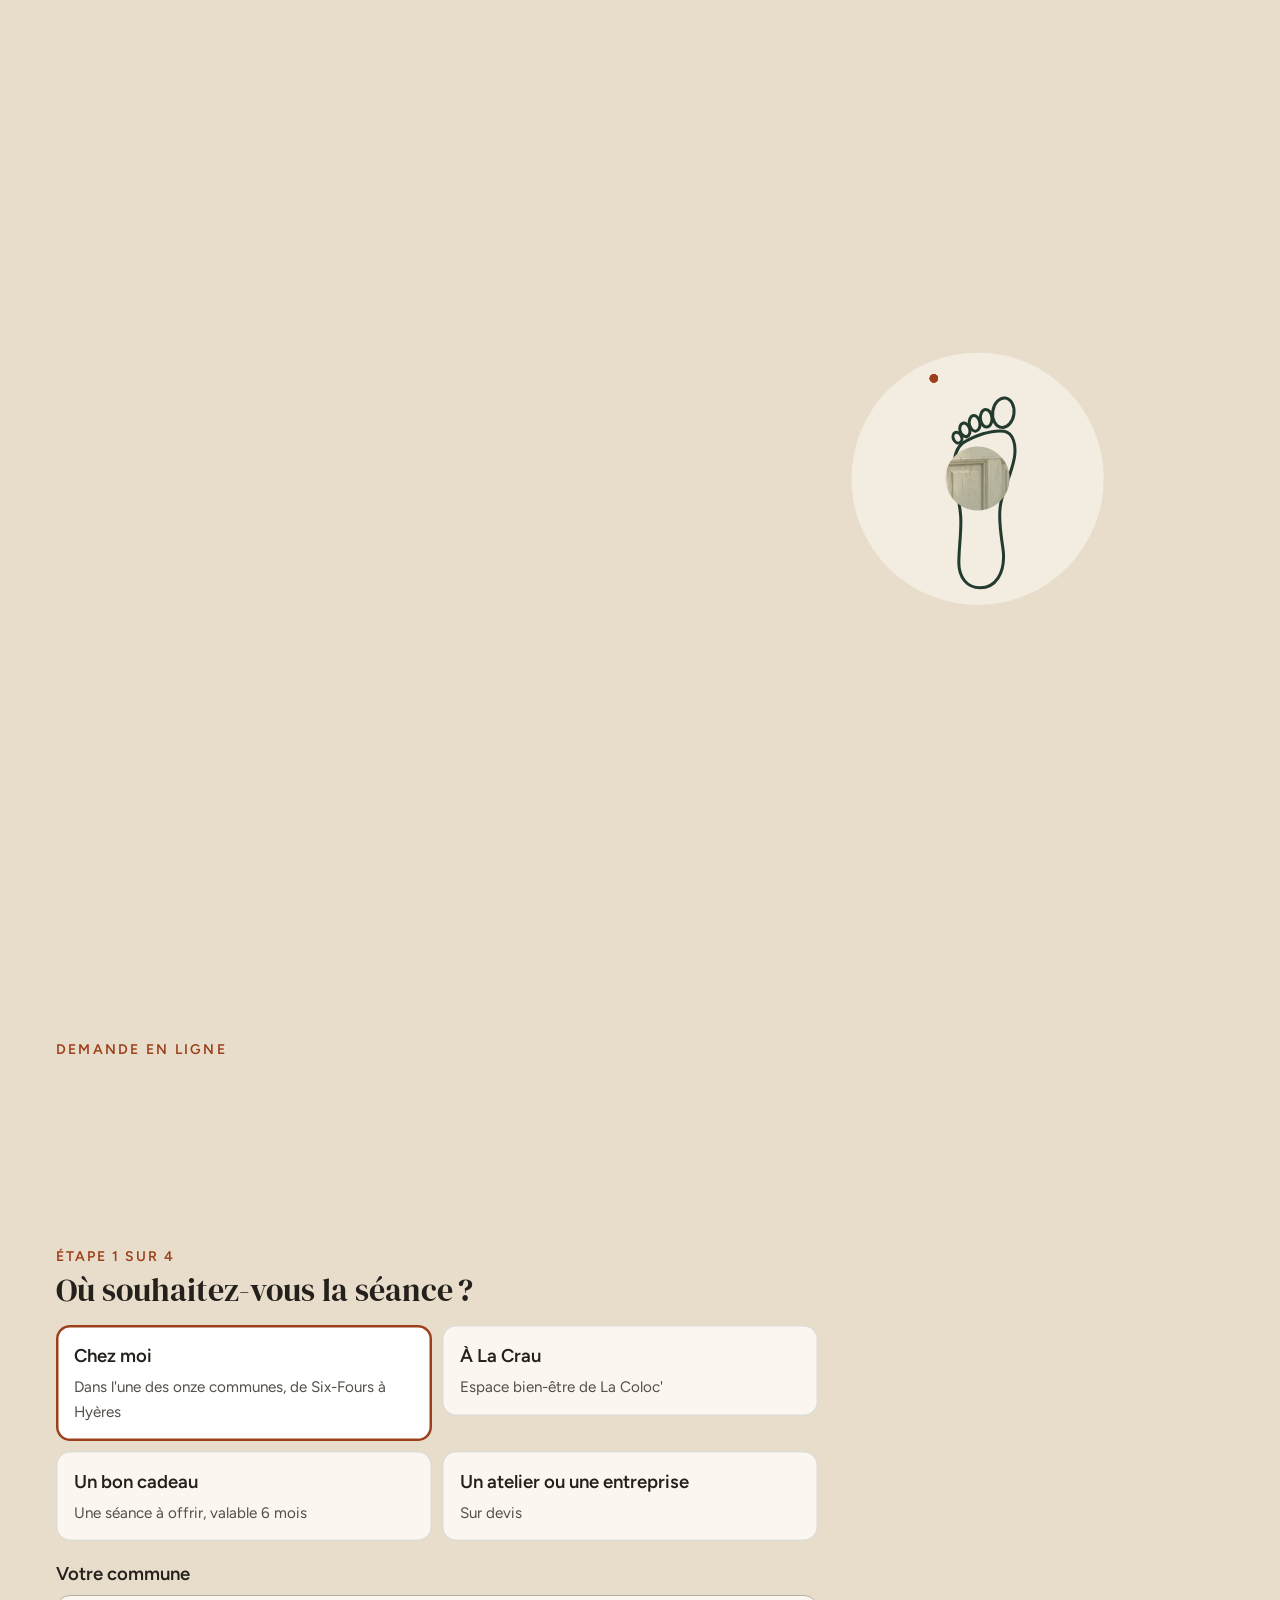
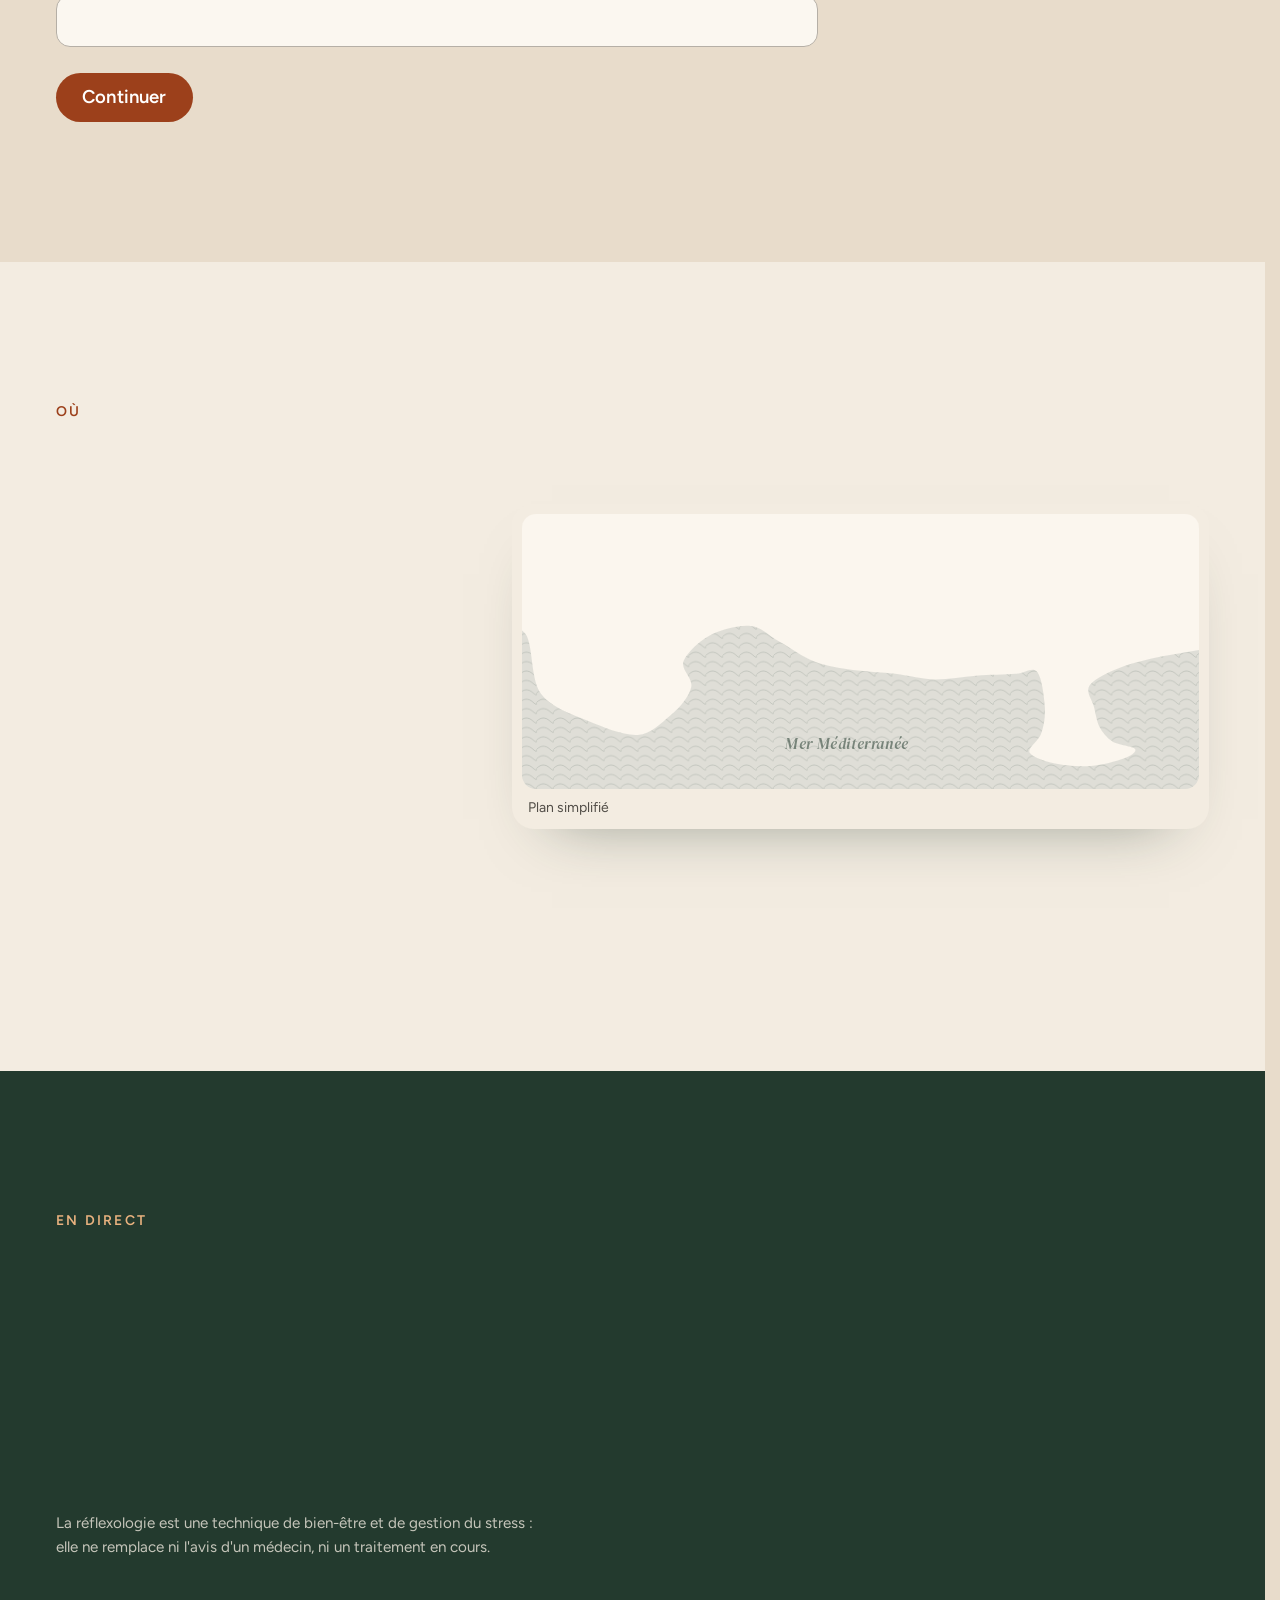
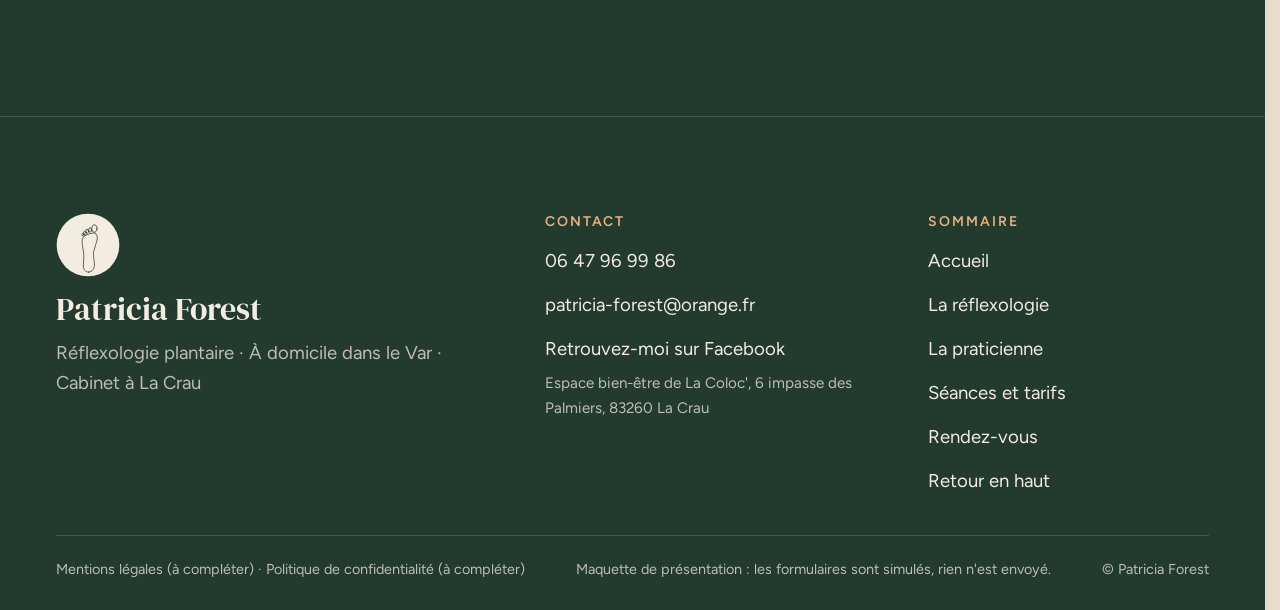
<file: rendez-vous.html>
<!doctype html>
<html lang="fr" data-v="2" data-curseur>
<head>
<meta charset="utf-8">
<meta name="viewport" content="width=device-width, initial-scale=1, viewport-fit=cover">
<title>Rendez-vous : réflexologie à domicile dans le Var ou à La Crau · Patricia Forest</title>
<meta name="description" content="Appelez le 06 47 96 99 86 ou envoyez une demande : séance chez vous, de Six-Fours à Hyères, ou à l&#39;Espace bien-être de La Coloc&#39; à La Crau.">
<meta name="robots" content="noindex, nofollow">
<link rel="canonical" href="https://patricia-forest-maquette.vercel.app/rendez-vous">
<style>:root{--fond:#F3ECE1;--texte:#24211D;--voile-fond:#233A2E;--ouverture-fond:#E8DCCB;--menu-fond:#F3ECE1}:root { --entete-h: 72px; --barres-h: 0px; } html { background: var(--fond); color: var(--texte); scrollbar-gutter: stable; } body { margin: 0; background: var(--fond); } html.js:not(.secours):not([data-arrivee="retour"]) [data-anime] { opacity: 0; } html.js:not(.secours):not([data-arrivee="retour"]) [data-anime].vu { opacity: 1; } [data-voile] { position: fixed; inset: 0; z-index: 900; background: var(--voile-fond); transform: translateY(100%); visibility: hidden; pointer-events: none; } html[data-arrivee="voile"]:not(.voile-leve):not(.secours) [data-voile] { transform: none; visibility: visible; } html.secours [data-voile] { visibility: hidden !important; } .ouverture-panneau { position: fixed; inset: 0; z-index: 850; display: none; place-content: center; justify-items: center; background: var(--ouverture-fond, var(--voile-fond)); color: var(--fond); text-align: center; } html.js[data-arrivee="intro"]:not(.secours):not(.intro-finie) .ouverture-panneau { display: grid; } html.defilement-bloque, html.defilement-bloque body, html.js[data-arrivee="intro"]:not(.secours):not(.intro-finie), html.js[data-arrivee="intro"]:not(.secours):not(.intro-finie) body, html[data-arrivee="voile"]:not(.voile-leve):not(.secours), html[data-arrivee="voile"]:not(.voile-leve):not(.secours) body { overflow: hidden; } html.js[data-arrivee="intro"]:not(.secours):not(.intro-finie) { background-color: var(--ouverture-fond, var(--voile-fond)); } html[data-arrivee="voile"]:not(.voile-leve):not(.secours) { background-color: var(--voile-fond); }</style>
<script>(function () {
var d = document.documentElement, ss = null, ls = null;
try { ss = window.sessionStorage; ls = window.localStorage; } catch (e) {}
d.classList.add('js');
var nav = performance.getEntriesByType ? performance.getEntriesByType('navigation')[0] : null;
var type = nav ? nav.type : 'navigate';
var depart = null;
try { depart = JSON.parse(ss.getItem('socle:depart') || 'null'); ss.removeItem('socle:depart'); } catch (e) {}
if (depart && !(Date.now() - depart.t < 15000)) depart = null;
var mode = type === 'back_forward' ? 'retour' : type === 'reload' ? 'intro' : depart ? 'voile' : 'intro';
d.setAttribute('data-arrivee', mode);
if (mode === 'voile' && depart.couleur) d.style.setProperty('--voile-fond', depart.couleur);
if (type === 'reload' && 'scrollRestoration' in history) {
history.scrollRestoration = 'manual';
}
try {
var choisie = ls && ls.getItem('socle:langue');
var langue = (d.lang || '').slice(0, 2);
if (choisie && choisie !== langue && type === 'navigate' && !depart) {
var alt = document.querySelector('link[rel="alternate"][hreflang="' + choisie + '"]');
if (alt) location.replace(new URL(alt.href).pathname + location.search + location.hash);
}
} catch (e) {}
setTimeout(function () { if (!d.classList.contains('demarre')) d.classList.add('secours'); }, 2000);
})();</script>
<link rel="preload" href="/assets/fonts/dm-serif-display-400.woff2" as="font" type="font/woff2" crossorigin>
<link rel="preload" href="/assets/fonts/figtree-400.woff2" as="font" type="font/woff2" crossorigin>
<link rel="stylesheet" href="/assets/css/socle.css?v=2">
<link rel="stylesheet" href="/assets/css/site.css?v=2">
<link rel="modulepreload" href="/assets/js/site.js?v=2">
<link rel="modulepreload" href="/assets/js/socle/index.js?v=2">
<script src="/assets/vendor/gsap.min.js" defer></script>
<script src="/assets/vendor/ScrollTrigger.min.js" defer></script>
<script src="/assets/vendor/SplitText.min.js" defer></script>
<script type="module" src="/assets/js/site.js?v=2"></script>
<meta name="theme-color" content="#F3ECE1">
<link rel="icon" href="/assets/images/favicon.svg" type="image/svg+xml">
<link rel="apple-touch-icon" href="/assets/images/apple-touch-icon.png">
<meta property="og:type" content="website">
<meta property="og:site_name" content="Patricia Forest">
<meta property="og:locale" content="fr_FR">
<meta property="og:title" content="Rendez-vous : réflexologie à domicile dans le Var ou à La Crau · Patricia Forest">
<meta property="og:description" content="Appelez le 06 47 96 99 86 ou envoyez une demande : séance chez vous, de Six-Fours à Hyères, ou à l&#39;Espace bien-être de La Coloc&#39; à La Crau.">
<meta property="og:url" content="https://patricia-forest-maquette.vercel.app/rendez-vous">
<meta property="og:image" content="https://patricia-forest-maquette.vercel.app/assets/partage/rendez-vous-fr.jpg">
<meta property="og:image:width" content="1200">
<meta property="og:image:height" content="630">
<meta property="og:image:alt" content="Prendre rendez-vous avec Patricia Forest, réflexologue">
<meta name="twitter:card" content="summary_large_image">
<script type="application/ld+json">{"@context":"https://schema.org","@type":"HealthAndBeautyBusiness","name":"Patricia Forest, réflexologie plantaire","url":"https://patricia-forest-maquette.vercel.app/","telephone":"+33647969986","email":"patricia-forest@orange.fr","description":"Réflexologie plantaire à domicile dans onze communes du Var, de Six-Fours à Toulon et Hyères, et au cabinet de La Coloc' à La Crau, sur rendez-vous.","address":{"@type":"PostalAddress","streetAddress":"6 impasse des Palmiers","postalCode":"83260","addressLocality":"La Crau","addressCountry":"FR"},"areaServed":"Var, de Six-Fours-les-Plages à Toulon et Hyères","sameAs":["https://www.facebook.com/ReflexologiePlantaireVar/"]}</script>
</head>
<body id="haut">
<div data-voile data-forme="glisse" aria-hidden="true"><div class="voile-contenu"><svg class="medaillon medaillon--voile" viewBox="0 0 200 200" aria-hidden="true" focusable="false">
<circle class="medaillon-disque" cx="100" cy="100" r="98" pathLength="1"/>
<g class="medaillon-pied" transform="translate(66 22) scale(.36)">
<path class="trait-pied" d="M100 452C72 452 54 430 54 398C54 362 60 332 58 298C56 264 46 238 44 206C42 178 46 152 62 140C86 124 126 110 152 114C172 118 178 144 174 170C168 206 150 238 144 272C138 306 146 340 150 374C154 422 132 452 100 452Z" pathLength="1"/><ellipse cx="150" cy="74" rx="23" ry="32" transform="rotate(8 150 74)" class="trait-pied" pathLength="1"/><ellipse cx="113" cy="86" rx="12.5" ry="19" transform="rotate(-4 113 86)" class="trait-pied" pathLength="1"/><ellipse cx="88" cy="97" rx="11.5" ry="17" transform="rotate(-10 88 97)" class="trait-pied" pathLength="1"/><ellipse cx="67" cy="111" rx="10.5" ry="15" transform="rotate(-18 67 111)" class="trait-pied" pathLength="1"/><ellipse cx="51" cy="128" rx="9" ry="12" transform="rotate(-26 51 128)" class="trait-pied" pathLength="1"/>
</g></svg><span data-voile-libelle>Rendez-vous</span></div></div>
<div class="ouverture-panneau" data-ouverture aria-hidden="true">
  <svg class="medaillon medaillon--intro" viewBox="0 0 200 200" aria-hidden="true" focusable="false" data-ouverture-objet>
<circle class="medaillon-disque" cx="100" cy="100" r="98" pathLength="1"/>
<g class="medaillon-pied" transform="translate(66 22) scale(.36)">
<path class="trait-pied" d="M100 452C72 452 54 430 54 398C54 362 60 332 58 298C56 264 46 238 44 206C42 178 46 152 62 140C86 124 126 110 152 114C172 118 178 144 174 170C168 206 150 238 144 272C138 306 146 340 150 374C154 422 132 452 100 452Z" pathLength="1"/><ellipse cx="150" cy="74" rx="23" ry="32" transform="rotate(8 150 74)" class="trait-pied" pathLength="1"/><ellipse cx="113" cy="86" rx="12.5" ry="19" transform="rotate(-4 113 86)" class="trait-pied" pathLength="1"/><ellipse cx="88" cy="97" rx="11.5" ry="17" transform="rotate(-10 88 97)" class="trait-pied" pathLength="1"/><ellipse cx="67" cy="111" rx="10.5" ry="15" transform="rotate(-18 67 111)" class="trait-pied" pathLength="1"/><ellipse cx="51" cy="128" rx="9" ry="12" transform="rotate(-26 51 128)" class="trait-pied" pathLength="1"/>
<circle class="point-pied" style="--i:0" cx="150" cy="70" r="9"/><circle class="point-pied" style="--i:1" cx="116" cy="158" r="9"/><circle class="point-pied" style="--i:2" cx="112" cy="204" r="9"/><circle class="point-pied" style="--i:3" cx="106" cy="276" r="9"/><circle class="point-pied" style="--i:4" cx="100" cy="404" r="9"/>
</g></svg>
  <p class="ouverture-nom">Patricia Forest</p>
  <p class="ouverture-ligne">Réflexologie plantaire · Var</p>
</div>
<a class="evitement" href="#contenu">Aller au contenu</a>
<header data-entete>
  <div class="entete-rangee">
    <a class="entete-logo" href="/" aria-label="Patricia Forest, réflexologie plantaire, accueil" data-libelle="Accueil">
      <svg class="medaillon medaillon--logo" viewBox="0 0 200 200" aria-hidden="true" focusable="false">
<circle class="medaillon-disque" cx="100" cy="100" r="98" pathLength="1"/>
<g class="medaillon-pied" transform="translate(66 22) scale(.36)">
<path class="trait-pied" d="M100 452C72 452 54 430 54 398C54 362 60 332 58 298C56 264 46 238 44 206C42 178 46 152 62 140C86 124 126 110 152 114C172 118 178 144 174 170C168 206 150 238 144 272C138 306 146 340 150 374C154 422 132 452 100 452Z" pathLength="1"/><ellipse cx="150" cy="74" rx="23" ry="32" transform="rotate(8 150 74)" class="trait-pied" pathLength="1"/><ellipse cx="113" cy="86" rx="12.5" ry="19" transform="rotate(-4 113 86)" class="trait-pied" pathLength="1"/><ellipse cx="88" cy="97" rx="11.5" ry="17" transform="rotate(-10 88 97)" class="trait-pied" pathLength="1"/><ellipse cx="67" cy="111" rx="10.5" ry="15" transform="rotate(-18 67 111)" class="trait-pied" pathLength="1"/><ellipse cx="51" cy="128" rx="9" ry="12" transform="rotate(-26 51 128)" class="trait-pied" pathLength="1"/>
</g></svg><span class="entete-nom"><span>Patricia Forest</span><small>Réflexologie plantaire</small></span>
    </a>
    <nav data-nav aria-label="Navigation principale">
      <ul><li><a href="/la-reflexologie" data-libelle="La réflexologie">La réflexologie</a></li><li><a href="/la-praticienne" data-libelle="La praticienne">La praticienne</a></li><li><a href="/seances-et-tarifs" data-libelle="Séances et tarifs">Séances et tarifs</a></li><li><a href="/rendez-vous" data-libelle="Rendez-vous" aria-current="page">Rendez-vous</a></li></ul>
    </nav>
    <div class="entete-actions">
      <a class="bouton" href="/rendez-vous#demande" data-libelle="Rendez-vous">Prendre rendez-vous</a>
      <button type="button" data-menu-bouton aria-controls="menu" aria-expanded="false" data-libelle-ouvrir="Menu" data-libelle-fermer="Fermer"><span data-libelle-bouton>Menu</span></button>
      <a class="menu-sansjs" href="#menu" data-menu-lien>Menu</a>
    </div>
  </div>
</header>
<script>/* Avant le premier affichage : rangées de la navigation (même règle que ajusterNav dans assets/js/socle/entete.js)
   et hauteur réelle de l'en-tête, pour que rien ne saute quand le JavaScript du site prend la main. */
(function () {
  var h = document.documentElement, u = document.querySelector('[data-nav] ul'), e = document.querySelector('[data-entete]');
  if (u) {
    var deborde = function () { return u.scrollWidth > u.clientWidth + 1; }, c = deborde();
    if (c && window.matchMedia('(min-width: 900px)').matches) {
      h.classList.add('nav-deux-rangees'); c = deborde();
      if (c) { h.classList.add('nav-deux-lignes'); var a = u.querySelector('a'); c = !a || u.getBoundingClientRect().height > a.getBoundingClientRect().height * 2.5; }
      if (c) h.classList.remove('nav-deux-rangees', 'nav-deux-lignes');
    }
    if (c) h.classList.add('nav-compacte');
  }
  if (e) h.style.setProperty('--entete-h', Math.round(e.getBoundingClientRect().height) + 'px');
})();</script>
<span id="menu-ferme" aria-hidden="true"></span>
<div id="menu" data-menu role="dialog" aria-modal="true" aria-label="Menu">
  <p class="menu-sansjs-fermer"><a href="#menu-ferme">Fermer</a></p>
  <ul><li style="--i:0"><a href="/" class="menu-lien" data-libelle="Accueil">Accueil</a></li><li style="--i:1"><a href="/la-reflexologie" class="menu-lien" data-libelle="La réflexologie">La réflexologie</a></li><li style="--i:2"><a href="/la-praticienne" class="menu-lien" data-libelle="La praticienne">La praticienne</a></li><li style="--i:3"><a href="/seances-et-tarifs" class="menu-lien" data-libelle="Séances et tarifs">Séances et tarifs</a></li><li style="--i:4"><a href="/rendez-vous" class="menu-lien" data-libelle="Rendez-vous" aria-current="page">Rendez-vous</a></li></ul>
  <p class="menu-actions"><a class="bouton" href="/rendez-vous#demande" data-libelle="Rendez-vous">Prendre rendez-vous</a> <a class="bouton bouton--contour" href="tel:+33647969986">Appeler 06 47 96 99 86</a></p>
  <p class="menu-lieux">À domicile dans le Var · Cabinet à La Crau</p>
</div>
<main id="contenu" tabindex="-1">
<svg class="symboles" width="0" height="0" aria-hidden="true" focusable="false"><defs>
<symbol id="pied-trait" viewBox="20 30 170 432"><path d="M100 452C72 452 54 430 54 398C54 362 60 332 58 298C56 264 46 238 44 206C42 178 46 152 62 140C86 124 126 110 152 114C172 118 178 144 174 170C168 206 150 238 144 272C138 306 146 340 150 374C154 422 132 452 100 452Z" pathLength="1"/><ellipse cx="150" cy="74" rx="23" ry="32" transform="rotate(8 150 74)" pathLength="1"/><ellipse cx="113" cy="86" rx="12.5" ry="19" transform="rotate(-4 113 86)" pathLength="1"/><ellipse cx="88" cy="97" rx="11.5" ry="17" transform="rotate(-10 88 97)" pathLength="1"/><ellipse cx="67" cy="111" rx="10.5" ry="15" transform="rotate(-18 67 111)" pathLength="1"/><ellipse cx="51" cy="128" rx="9" ry="12" transform="rotate(-26 51 128)" pathLength="1"/></symbol>
</defs></svg>
<section class="ouv-rdv" id="debut">
  <div class="ouv-rdv-texte">
    <p class="sur" data-anime="gsap">Rendez-vous</p>
    <h1 class="ouv-titre" data-anime="gsap"><span class="hl"><span class="hl-in">On prend</span></span> <span class="hl"><em class="hl-in">rendez-vous ?</em></span></h1>
    <div data-anime="gsap">
      <p class="masque-ecran-bas">Le plus simple : un appel. Ou une demande en quatre petites étapes, ci-dessous.</p>
      <p class="rdv-tel"><a href="tel:+33647969986">06 47 96 99 86</a></p>
      <p class="actions"><a class="bouton" href="#demande" data-action-principale data-sans-transition>Faire une demande</a></p>
      <p class="info-cle" data-info-cle>Sur rendez-vous, du lundi au samedi</p>
    </div>
  </div>
  <figure class="media ouv-rdv-photo" data-grok data-iris-centre data-anime="gsap" data-fx="parallaxe" data-fx-force="6" style="--cadrage:55% 55%">
  <picture>
    <img src="/assets/images/grok/rdv-porte-1300.webp" srcset="/assets/images/grok/rdv-porte-640.webp 640w, /assets/images/grok/rdv-porte-960.webp 960w, /assets/images/grok/rdv-porte-1300.webp 1300w" sizes="(max-width: 760px) 92vw, 38vw" alt="Porte d&#39;entrée provençale entrouverte, seuil en terre cuite au soleil, pots de romarin" width="1300" height="1625" fetchpriority="high" loading="eager" decoding="async">
  </picture><figcaption class="mention-ia">Illustration générée</figcaption>
</figure>
</section>
<section class="section demande theme-argile" id="demande">
  <div class="conteneur demande-grille">
    <form class="demande-form" data-formulaire data-etapes data-tarifs="{&quot;domicile&quot;:{&quot;s30&quot;:35,&quot;s60&quot;:60,&quot;forfait&quot;:250},&quot;crau&quot;:{&quot;s30&quot;:25,&quot;s60&quot;:50,&quot;forfait&quot;:null}}">
      <p class="sur">Demande en ligne</p>
      <h2 data-anime="lignes">Votre demande</h2>
      <p class="demande-annonce" data-anime>4 étapes : le lieu, la séance, vos disponibilités, vos coordonnées.</p>
      <ol class="etapes-progression" aria-hidden="true" data-anime="cascade"><li class="actif"><span>1</span></li><li><span>2</span></li><li><span>3</span></li><li><span>4</span></li></ol>
      <div class="etapes-cadre" data-etapes-cadre>
        <fieldset class="etape-form" data-etape="1">
          <legend><span class="etape-compte">Étape 1 sur 4</span> Où souhaitez-vous la séance ?</legend>
          <div class="choix-grille">
            <label class="choix">
  <input type="radio" name="lieu" value="domicile" checked required>
  <span class="choix-carte"><span class="choix-titre">Chez moi</span><span class="choix-detail">Dans l&#39;une des onze communes, de Six-Fours à Hyères</span></span>
</label>
            <label class="choix">
  <input type="radio" name="lieu" value="crau" required>
  <span class="choix-carte"><span class="choix-titre">À La Crau</span><span class="choix-detail">Espace bien-être de La Coloc&#39;</span></span>
</label>
            <label class="choix">
  <input type="radio" name="lieu" value="bon" required>
  <span class="choix-carte"><span class="choix-titre">Un bon cadeau</span><span class="choix-detail">Une séance à offrir, valable 6 mois</span></span>
</label>
            <label class="choix">
  <input type="radio" name="lieu" value="groupe" required>
  <span class="choix-carte"><span class="choix-titre">Un atelier ou une entreprise</span><span class="choix-detail">Sur devis</span></span>
</label>
          </div>
          <div class="champ" data-si-lieu="domicile"><label for="rdv-commune">Votre commune</label><input id="rdv-commune" name="commune" autocomplete="address-level2"></div>
        </fieldset>
        <fieldset class="etape-form" data-etape="2" hidden>
          <legend><span class="etape-compte">Étape 2 sur 4</span> Quelle séance ?</legend>
          <div class="choix-grille">
            <label class="choix">
  <input type="radio" name="seance" value="s30" required>
  <span class="choix-carte"><span class="choix-titre">30 minutes</span></span>
</label>
            <label class="choix">
  <input type="radio" name="seance" value="s60" checked required>
  <span class="choix-carte"><span class="choix-titre">Une heure</span></span>
</label>
            <label class="choix">
  <input type="radio" name="seance" value="forfait" required>
  <span class="choix-carte"><span class="choix-titre">Forfait 5 séances</span></span>
</label>
          </div>
          <label class="case"><input type="checkbox" name="premiere" value="oui"> <span>C&#39;est ma première séance</span></label>
        </fieldset>
        <fieldset class="etape-form" data-etape="3" hidden>
          <legend><span class="etape-compte">Étape 3 sur 4</span> Quand êtes-vous disponible ?</legend>
          <p class="sous-legende" id="jours-titre">Jours qui vous conviennent</p>
          <div class="jetons" role="group" aria-labelledby="jours-titre"><label class="jeton"><input type="checkbox" name="jours" value="lundi"><span>Lun</span></label><label class="jeton"><input type="checkbox" name="jours" value="mardi"><span>Mar</span></label><label class="jeton"><input type="checkbox" name="jours" value="mercredi"><span>Mer</span></label><label class="jeton"><input type="checkbox" name="jours" value="jeudi"><span>Jeu</span></label><label class="jeton"><input type="checkbox" name="jours" value="vendredi"><span>Ven</span></label><label class="jeton"><input type="checkbox" name="jours" value="samedi"><span>Sam</span></label></div>
          <p class="sous-legende" id="moment-titre">Moment de la journée</p>
          <div class="jetons" role="group" aria-labelledby="moment-titre"><label class="jeton"><input type="checkbox" name="moment" value="matin"><span>Matin</span></label><label class="jeton"><input type="checkbox" name="moment" value="apresMidi"><span>Après-midi</span></label><label class="jeton"><input type="checkbox" name="moment" value="soir"><span>Fin de journée</span></label></div>
        </fieldset>
        <fieldset class="etape-form" data-etape="4" hidden>
          <legend><span class="etape-compte">Étape 4 sur 4</span> Vos coordonnées</legend>
          <div class="champ"><label for="rdv-nom">Nom et prénom</label><input id="rdv-nom" name="nom" autocomplete="name" required></div>
          <div class="champ"><label for="rdv-tel">Téléphone</label><input id="rdv-tel" name="tel" type="tel" autocomplete="tel" required></div>
          <div class="champ"><label for="rdv-email">E-mail (facultatif)</label><input id="rdv-email" name="email" type="email" autocomplete="email"></div>
          <div class="champ"><label for="rdv-message">Un mot pour Patricia (facultatif)</label><textarea id="rdv-message" name="message" rows="3"></textarea></div>
          <p class="mention-donnees">Vos coordonnées servent seulement à organiser le rendez-vous. Politique de confidentialité (à compléter).</p>
        </fieldset>
      </div>
      <div class="etapes-boutons">
        <button type="button" class="bouton bouton--contour" data-etape-precedent hidden>Retour</button>
        <button type="button" class="bouton" data-etape-suivant>Continuer</button>
        <button type="submit" class="bouton" data-etape-envoyer hidden>Envoyer la demande</button>
      </div>
      <p data-message-envoi data-texte="Merci ! Maquette : rien n&#39;a été envoyé. Pour un vrai rendez-vous, appelez le 06 47 96 99 86." hidden tabindex="-1"></p>
    </form>
    <aside class="recap" aria-label="Votre demande" data-anime>
      <p class="recap-titre">Votre demande</p>
      <dl class="recap-liste" data-recap>
        <div><dt>Lieu</dt><dd data-recap-lieu>Chez moi</dd></div>
        <div><dt>Séance</dt><dd data-recap-seance>Une heure</dd></div>
        <div><dt>Disponibilités</dt><dd data-recap-quand>—</dd></div>
        <div><dt>Tarif</dt><dd data-recap-prix>60 €</dd></div>
      </dl>
      <p class="recap-tel">Appeler&nbsp;: <a href="tel:+33647969986">06 47 96 99 86</a></p>
    </aside>
  </div>
</section>
<section class="section zone" id="zone">
  <div class="conteneur zone-grille">
    <div class="zone-texte">
      <p class="sur">Où</p>
      <h2 data-anime="lignes">La zone et le cabinet</h2>
      <p data-anime>Je me déplace dans onze communes varoises, de Six-Fours à Toulon et Hyères. Et je vous reçois à l&#39;Espace bien-être de La Coloc&#39;, à La Crau.</p>
      <ul class="zone-legende" data-anime="cascade">
        <li><span class="pastille pastille--zone" aria-hidden="true"></span><span><strong>À domicile dans le Var</strong> · Sur rendez-vous, du lundi au samedi</span></li>
        <li><span class="pastille pastille--crau" aria-hidden="true"></span><span><strong>Cabinet à La Crau</strong> · Espace bien-être de La Coloc&#39;, 6 impasse des Palmiers, 83260 La Crau</span></li>
      </ul>
    </div>
    <figure class="zone-carte" data-visuel>
      <svg class="littoral " viewBox="20 86 720 292" role="img" aria-label="Plan du littoral varois : la zone des séances à domicile, de Six-Fours à Hyères, et le cabinet de La Crau" data-effet="littoral">
<defs>
<clipPath id="terre-rendez-vous"><path d="M-10 205C-4 206 16 202 24 214C32 226 29 262 40 277C51 292 73 299 90 306C107 313 128 322 143 321C158 320 168 308 178 300C188 292 198 280 200 270C202 260 188 251 192 242C196 233 210 220 222 214C234 208 251 204 263 205C275 206 283 216 294 222C305 228 318 238 331 243C344 248 358 250 372 252C386 254 402 254 417 256C432 258 446 262 460 262C474 262 489 259 503 258C517 257 534 257 545 256C556 255 563 248 568 254C573 260 575 279 576 290C577 301 575 312 572 320C569 328 557 335 560 340C563 345 579 350 590 352C601 354 613 355 625 354C637 353 652 349 660 346C668 343 674 339 672 336C670 333 654 332 648 328C642 324 637 318 634 312C631 306 630 297 628 290C626 283 619 275 624 268C629 261 646 253 660 248C674 243 692 239 709 236C726 233 743 230 760 228C777 226 802 225 810 224L810 0L-10 0Z"/></clipPath>
<pattern id="houle-rendez-vous" width="18" height="10" patternUnits="userSpaceOnUse"><path d="M0 6C4.5 2 9 2 13.5 6S18 8 18 6" fill="none" class="houle"/></pattern>
</defs>
<rect class="mer" x="0" y="100" width="800" height="300"/>
<rect x="0" y="100" width="800" height="300" fill="url(#houle-rendez-vous)"/>
<path class="terre" d="M-10 205C-4 206 16 202 24 214C32 226 29 262 40 277C51 292 73 299 90 306C107 313 128 322 143 321C158 320 168 308 178 300C188 292 198 280 200 270C202 260 188 251 192 242C196 233 210 220 222 214C234 208 251 204 263 205C275 206 283 216 294 222C305 228 318 238 331 243C344 248 358 250 372 252C386 254 402 254 417 256C432 258 446 262 460 262C474 262 489 259 503 258C517 257 534 257 545 256C556 255 563 248 568 254C573 260 575 279 576 290C577 301 575 312 572 320C569 328 557 335 560 340C563 345 579 350 590 352C601 354 613 355 625 354C637 353 652 349 660 346C668 343 674 339 672 336C670 333 654 332 648 328C642 324 637 318 634 312C631 306 630 297 628 290C626 283 619 275 624 268C629 261 646 253 660 248C674 243 692 239 709 236C726 233 743 230 760 228C777 226 802 225 810 224L810 0L-10 0Z"/>
<g clip-path="url(#terre-rendez-vous)"><path class="zone-domicile" data-littoral-zone d="M58 290C40 250 52 214 92 202C140 190 170 196 200 176C240 150 300 144 360 162C420 180 470 136 520 132C580 128 640 140 676 168C700 190 704 230 690 268L690 400L58 400Z"/></g>
<path class="cote" d="M-10 205C-4 206 16 202 24 214C32 226 29 262 40 277C51 292 73 299 90 306C107 313 128 322 143 321C158 320 168 308 178 300C188 292 198 280 200 270C202 260 188 251 192 242C196 233 210 220 222 214C234 208 251 204 263 205C275 206 283 216 294 222C305 228 318 238 331 243C344 248 358 250 372 252C386 254 402 254 417 256C432 258 446 262 460 262C474 262 489 259 503 258C517 257 534 257 545 256C556 255 563 248 568 254C573 260 575 279 576 290C577 301 575 312 572 320C569 328 557 335 560 340C563 345 579 350 590 352C601 354 613 355 625 354C637 353 652 349 660 346C668 343 674 339 672 336C670 333 654 332 648 328C642 324 637 318 634 312C631 306 630 297 628 290C626 283 619 275 624 268C629 261 646 253 660 248C674 243 692 239 709 236C726 233 743 230 760 228C777 226 802 225 810 224" pathLength="1" data-littoral-cote/>
<g class="trajets" aria-hidden="true">
<path id="trajet-ouest-rendez-vous" class="trajet" data-trajet d="M506 160C430 150 330 168 262 190C200 206 150 226 100 262"/>
<path id="trajet-est-rendez-vous" class="trajet" data-trajet d="M506 160C540 168 576 184 604 206"/>
<circle class="voiture" r="6" data-voiture><animateMotion dur="6s" repeatCount="indefinite" begin="indefinite" rotate="auto"><mpath href="#trajet-ouest-rendez-vous"/></animateMotion></circle>
<circle class="voiture" r="6" data-voiture><animateMotion dur="3.2s" repeatCount="indefinite" begin="indefinite" rotate="auto"><mpath href="#trajet-est-rendez-vous"/></animateMotion></circle>
</g>
<g class="communes" data-littoral-communes>
<g class="commune" style="--i:0"><circle cx="100" cy="262" r="5"/><text x="112" y="246">Six-Fours</text></g>
<g class="commune" style="--i:1"><circle cx="262" cy="190" r="5"/><text x="262" y="176" text-anchor="middle">Toulon</text></g>
<g class="commune" style="--i:2"><circle cx="604" cy="206" r="5"/><text x="616" y="210">Hyères</text></g>
</g>
<g class="epingle" data-littoral-epingle transform="translate(506 166)"><g class="epingle-corps"><path d="M0 0C-12 -16 -18 -26 -18 -36A18 18 0 1 1 18 -36C18 -26 12 -16 0 0Z"/><circle cx="0" cy="-36" r="6.5" class="epingle-trou"/></g><text x="24" y="-4">La Crau</text></g>
<text class="mer-nom" x="300" y="336">Mer Méditerranée</text>
</svg>
      <figcaption>Plan simplifié</figcaption>
    </figure>
  </div>
</section>
<section class="section direct theme-pin" id="contact">
  <div class="conteneur">
    <p class="sur">En direct</p>
    <h2 data-anime="lignes">Appeler, écrire</h2>
    <ul class="direct-grille" data-anime="cascade">
      <li class="direct-carte"><p class="direct-etiquette">Par téléphone</p><a class="direct-valeur" href="tel:+33647969986">06 47 96 99 86</a></li>
      <li class="direct-carte"><p class="direct-etiquette">Par e-mail</p><a class="direct-valeur direct-email" href="mailto:patricia-forest@orange.fr?subject=Je%20souhaite%20prendre%20rendez-vous">patricia-forest@orange.fr</a></li>
      <li class="direct-carte"><p class="direct-etiquette">Sur Facebook</p><a class="direct-valeur" href="https://www.facebook.com/ReflexologiePlantaireVar/" target="_blank" rel="noopener">ReflexologiePlantaireVar</a></li>
    </ul>
    <p class="faq-medical">La réflexologie est une technique de bien-être et de gestion du stress : elle ne remplace ni l&#39;avis d&#39;un médecin, ni un traitement en cours.</p>
  </div>
</section>
</main>
<footer class="pied" id="pied">
  <div class="conteneur pied-grille">
    <div class="pied-signature">
      <svg class="medaillon medaillon--pied" viewBox="0 0 200 200" aria-hidden="true" focusable="false">
<circle class="medaillon-disque" cx="100" cy="100" r="98" pathLength="1"/>
<g class="medaillon-pied" transform="translate(66 22) scale(.36)">
<path class="trait-pied" d="M100 452C72 452 54 430 54 398C54 362 60 332 58 298C56 264 46 238 44 206C42 178 46 152 62 140C86 124 126 110 152 114C172 118 178 144 174 170C168 206 150 238 144 272C138 306 146 340 150 374C154 422 132 452 100 452Z" pathLength="1"/><ellipse cx="150" cy="74" rx="23" ry="32" transform="rotate(8 150 74)" class="trait-pied" pathLength="1"/><ellipse cx="113" cy="86" rx="12.5" ry="19" transform="rotate(-4 113 86)" class="trait-pied" pathLength="1"/><ellipse cx="88" cy="97" rx="11.5" ry="17" transform="rotate(-10 88 97)" class="trait-pied" pathLength="1"/><ellipse cx="67" cy="111" rx="10.5" ry="15" transform="rotate(-18 67 111)" class="trait-pied" pathLength="1"/><ellipse cx="51" cy="128" rx="9" ry="12" transform="rotate(-26 51 128)" class="trait-pied" pathLength="1"/>
</g></svg>
      <p class="pied-nom">Patricia Forest</p>
      <p>Réflexologie plantaire · À domicile dans le Var · Cabinet à La Crau</p>
    </div>
    <div>
      <p class="pied-titre">Contact</p>
      <ul>
        <li><a href="tel:+33647969986">06 47 96 99 86</a></li>
        <li><a href="mailto:patricia-forest@orange.fr">patricia-forest@orange.fr</a></li>
        <li><a href="https://www.facebook.com/ReflexologiePlantaireVar/" target="_blank" rel="noopener">Retrouvez-moi sur Facebook</a></li>
      </ul>
      <p class="pied-adresse">Espace bien-être de La Coloc&#39;, 6 impasse des Palmiers, 83260 La Crau</p>
    </div>
    <nav aria-label="Sommaire">
      <p class="pied-titre">Sommaire</p>
      <ul><li><a href="/" data-libelle="Accueil">Accueil</a></li><li><a href="/la-reflexologie" data-libelle="La réflexologie">La réflexologie</a></li><li><a href="/la-praticienne" data-libelle="La praticienne">La praticienne</a></li><li><a href="/seances-et-tarifs" data-libelle="Séances et tarifs">Séances et tarifs</a></li><li><a href="/rendez-vous" data-libelle="Rendez-vous" aria-current="page">Rendez-vous</a></li><li><a href="#haut" data-sans-transition>Retour en haut</a></li></ul>
    </nav>
  </div>
  <div class="conteneur pied-bas">
    <p>Mentions légales (à compléter) · Politique de confidentialité (à compléter)</p>
    <p>Maquette de présentation : les formulaires sont simulés, rien n&#39;est envoyé.</p>
    <p>© Patricia Forest</p>
  </div>
</footer>
<div data-barre-fixe>
  <a class="bouton bouton--contour" href="tel:+33647969986">Appeler</a>
  <a class="bouton" href="/rendez-vous#demande" data-libelle="Rendez-vous">Rendez-vous</a>
</div>
</body>
</html>
</file>
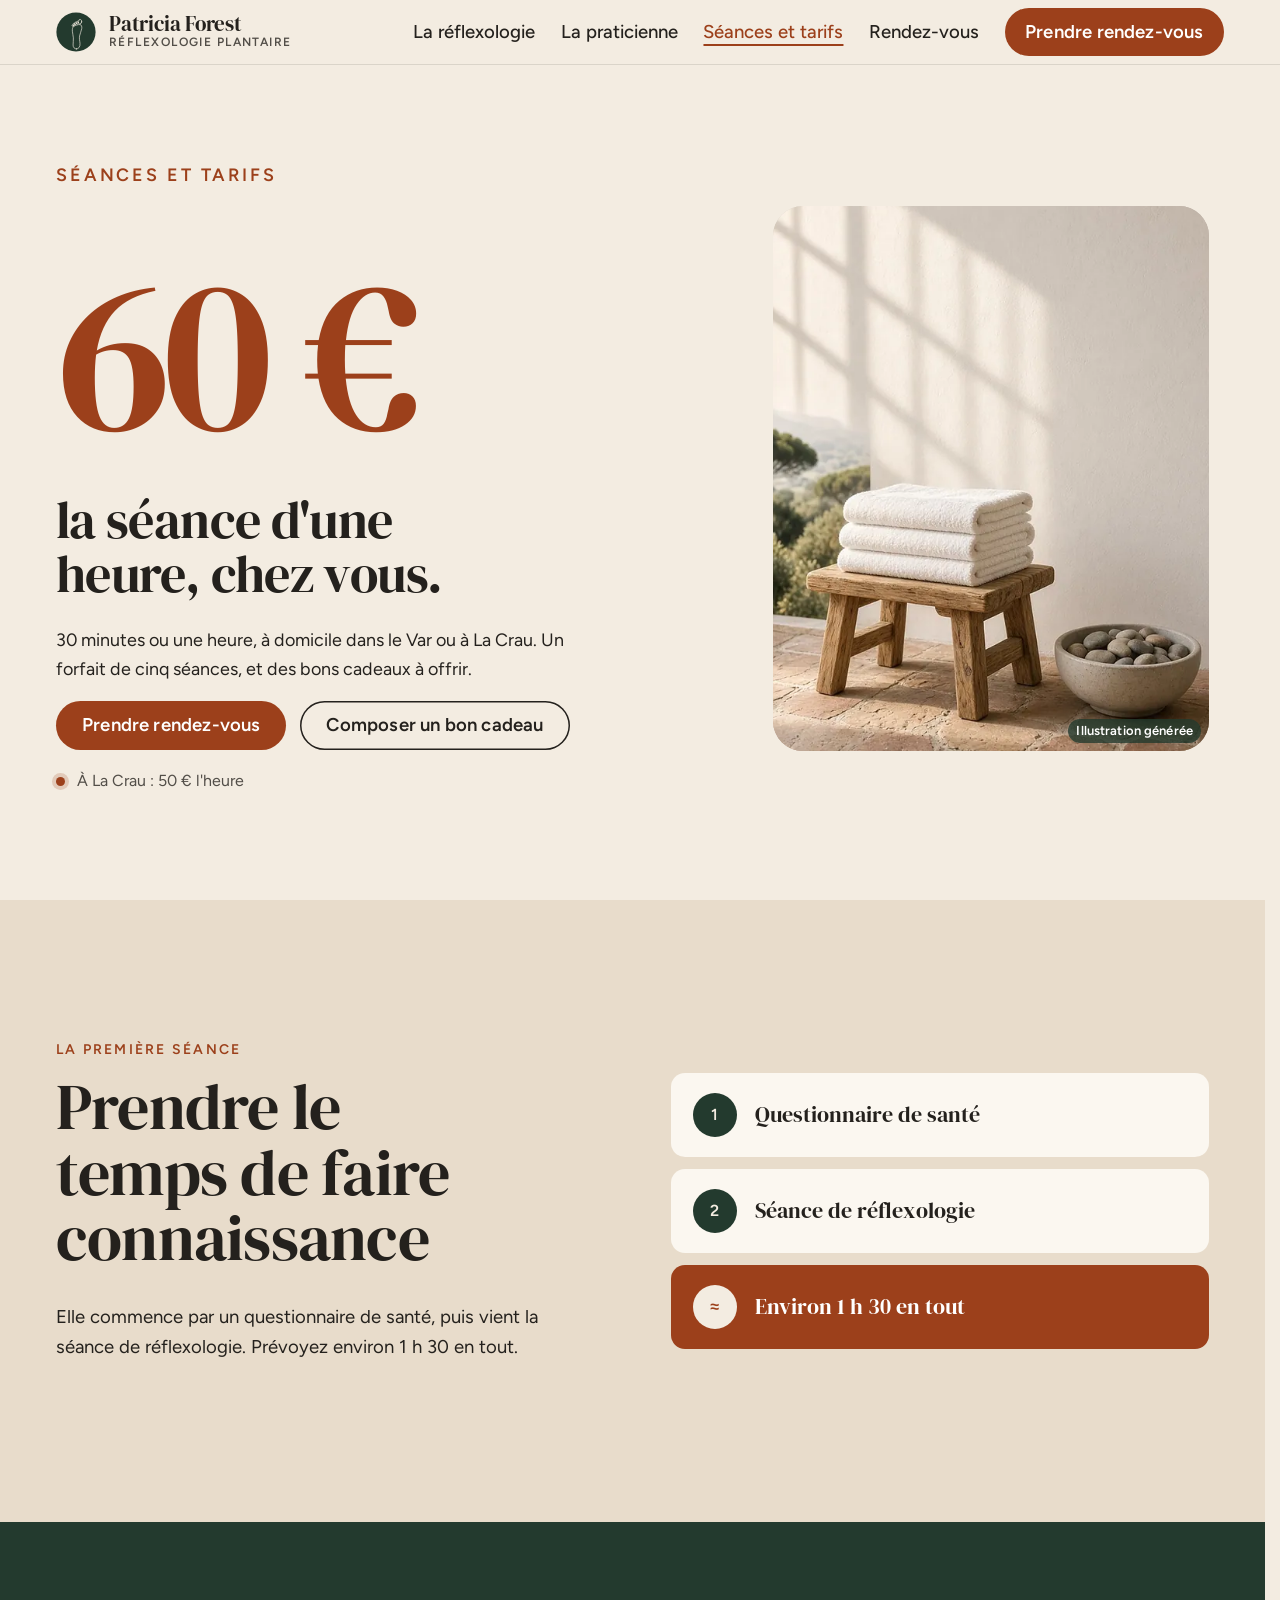
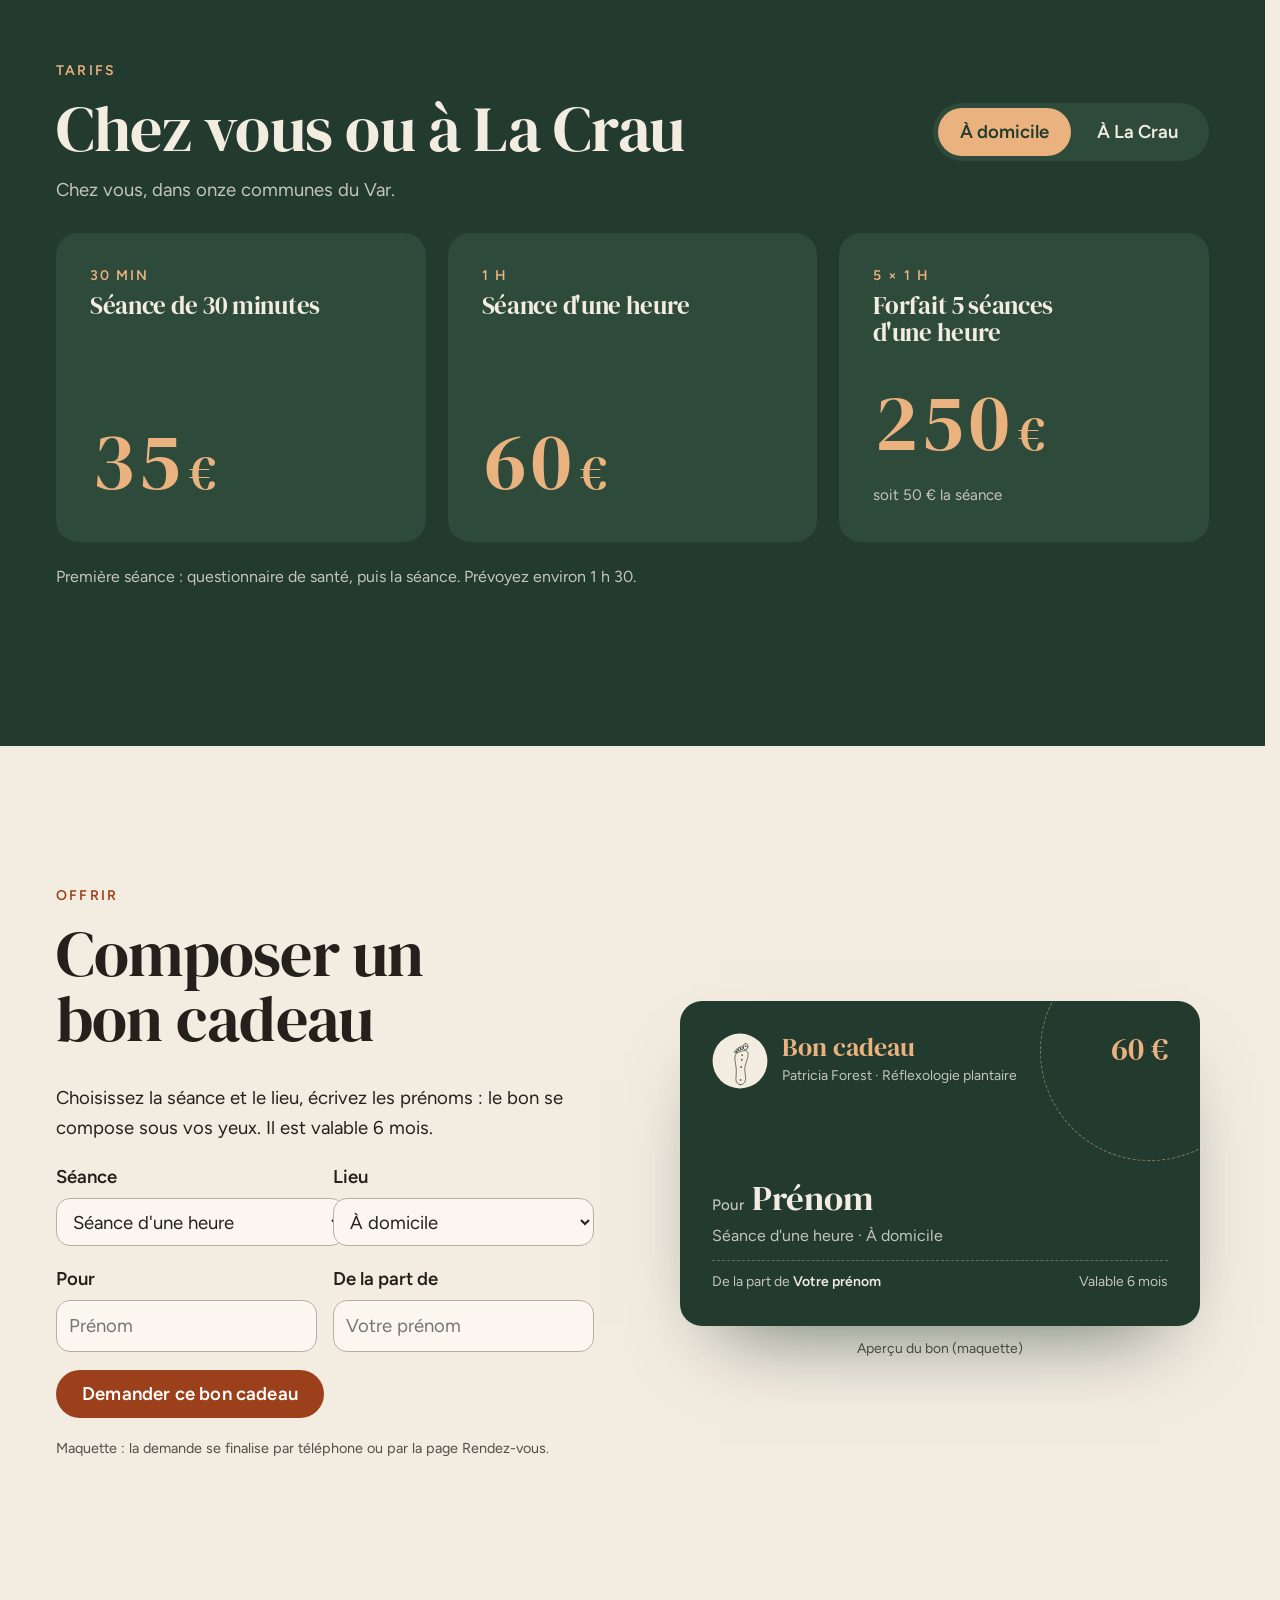
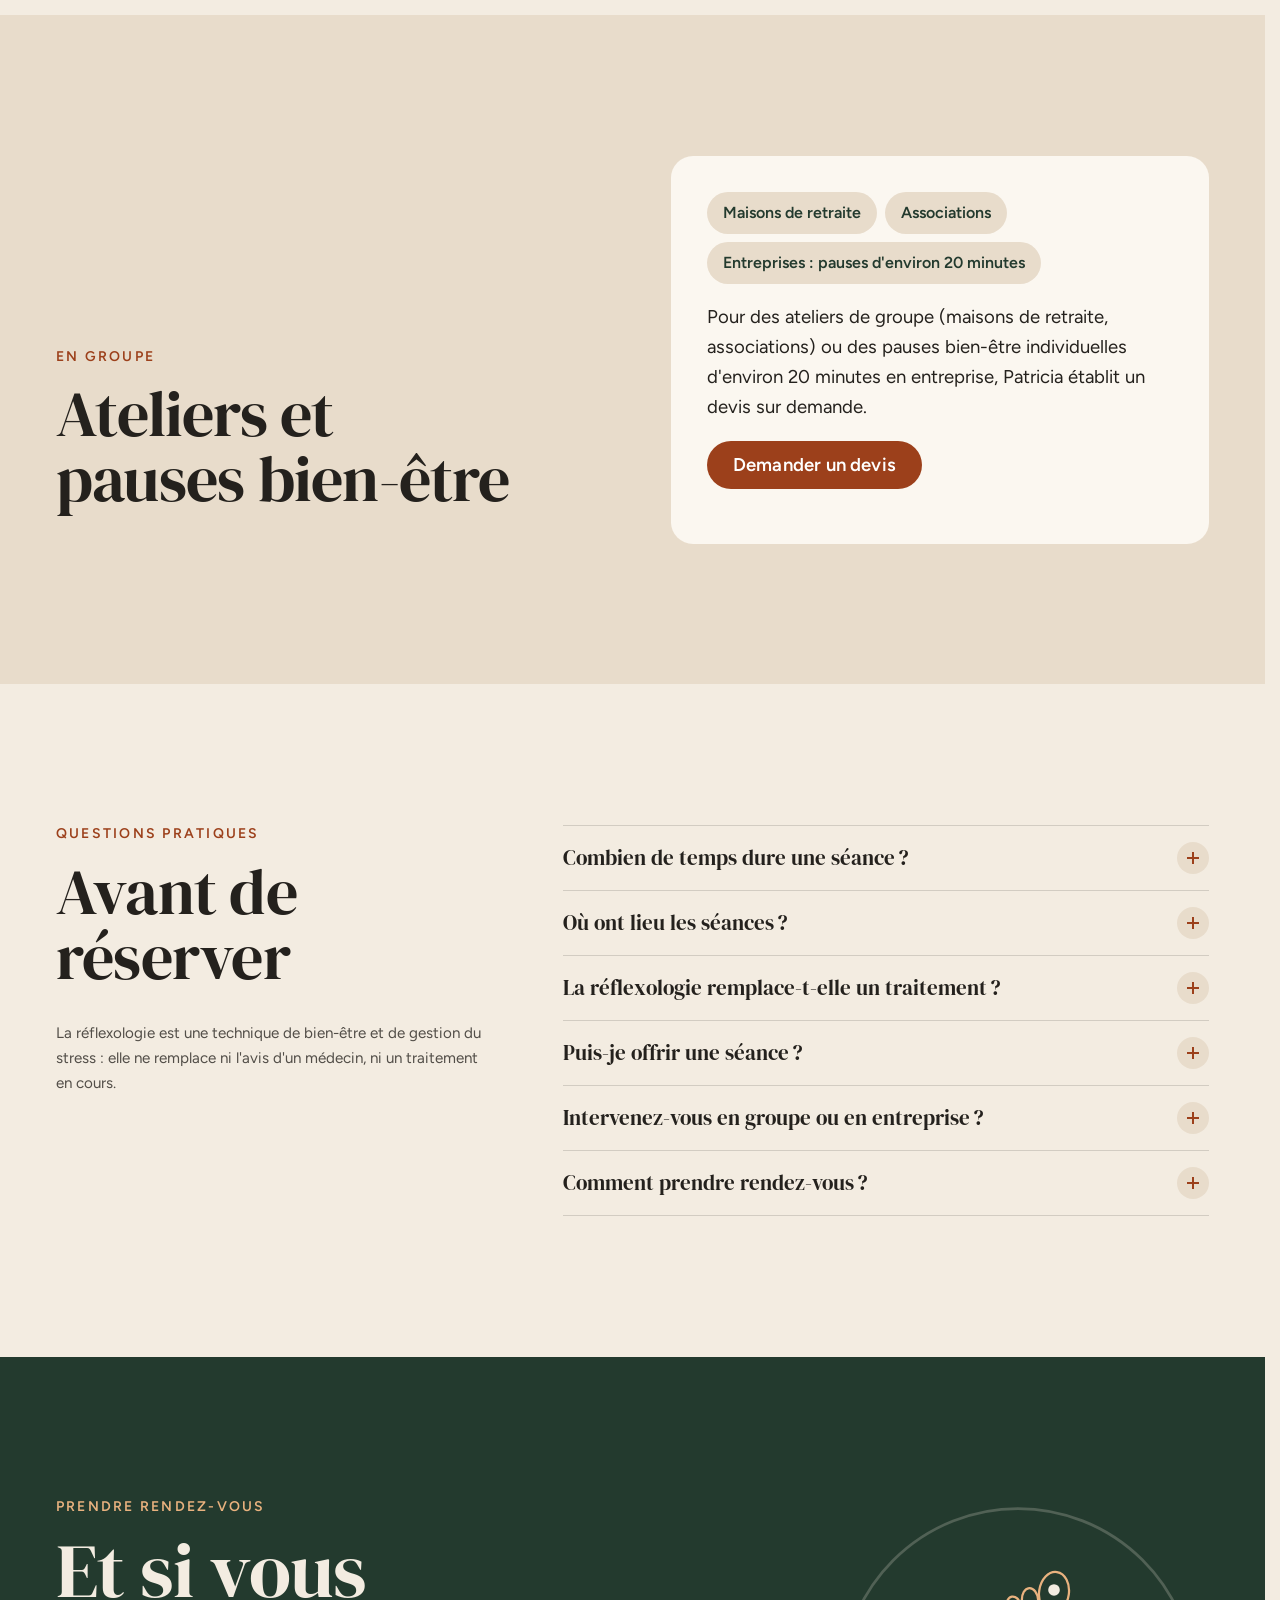
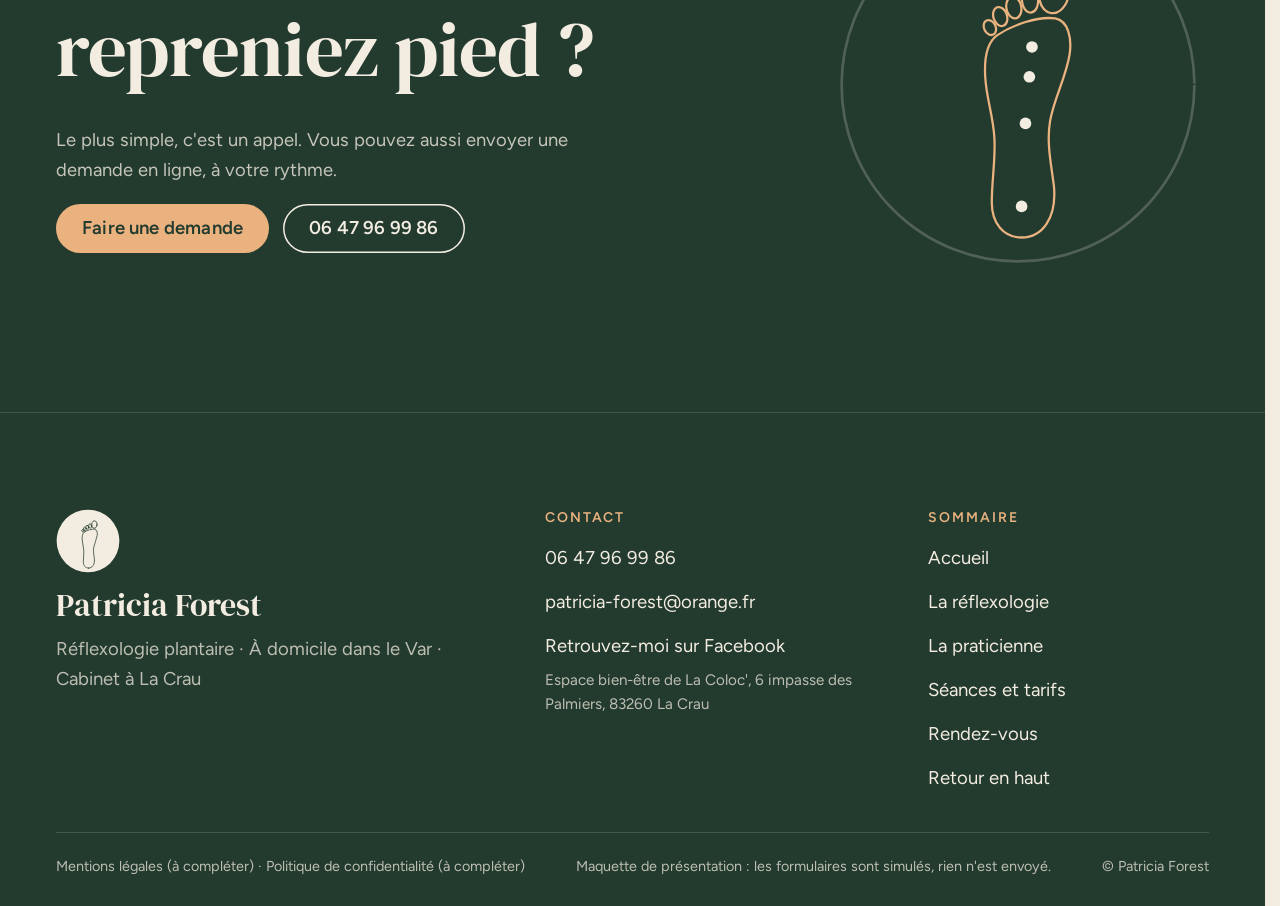
<file: seances-et-tarifs.html>
<!doctype html>
<html lang="fr" data-v="2" data-curseur>
<head>
<meta charset="utf-8">
<meta name="viewport" content="width=device-width, initial-scale=1, viewport-fit=cover">
<title>Séances et tarifs : réflexologie à domicile et à La Crau · Patricia Forest</title>
<meta name="description" content="Séance de 30 minutes ou d&#39;une heure, forfait de 5 séances, tarifs au cabinet de La Crau, bons cadeaux valables 6 mois, ateliers en entreprise sur devis.">
<meta name="robots" content="noindex, nofollow">
<link rel="canonical" href="https://patricia-forest-maquette.vercel.app/seances-et-tarifs">
<style>:root{--fond:#F3ECE1;--texte:#24211D;--voile-fond:#233A2E;--ouverture-fond:#E8DCCB;--menu-fond:#F3ECE1}:root { --entete-h: 72px; --barres-h: 0px; } html { background: var(--fond); color: var(--texte); scrollbar-gutter: stable; } body { margin: 0; background: var(--fond); } html.js:not(.secours):not([data-arrivee="retour"]) [data-anime] { opacity: 0; } html.js:not(.secours):not([data-arrivee="retour"]) [data-anime].vu { opacity: 1; } [data-voile] { position: fixed; inset: 0; z-index: 900; background: var(--voile-fond); transform: translateY(100%); visibility: hidden; pointer-events: none; } html[data-arrivee="voile"]:not(.voile-leve):not(.secours) [data-voile] { transform: none; visibility: visible; } html.secours [data-voile] { visibility: hidden !important; } .ouverture-panneau { position: fixed; inset: 0; z-index: 850; display: none; place-content: center; justify-items: center; background: var(--ouverture-fond, var(--voile-fond)); color: var(--fond); text-align: center; } html.js[data-arrivee="intro"]:not(.secours):not(.intro-finie) .ouverture-panneau { display: grid; } html.defilement-bloque, html.defilement-bloque body, html.js[data-arrivee="intro"]:not(.secours):not(.intro-finie), html.js[data-arrivee="intro"]:not(.secours):not(.intro-finie) body, html[data-arrivee="voile"]:not(.voile-leve):not(.secours), html[data-arrivee="voile"]:not(.voile-leve):not(.secours) body { overflow: hidden; } html.js[data-arrivee="intro"]:not(.secours):not(.intro-finie) { background-color: var(--ouverture-fond, var(--voile-fond)); } html[data-arrivee="voile"]:not(.voile-leve):not(.secours) { background-color: var(--voile-fond); }</style>
<script>(function () {
var d = document.documentElement, ss = null, ls = null;
try { ss = window.sessionStorage; ls = window.localStorage; } catch (e) {}
d.classList.add('js');
var nav = performance.getEntriesByType ? performance.getEntriesByType('navigation')[0] : null;
var type = nav ? nav.type : 'navigate';
var depart = null;
try { depart = JSON.parse(ss.getItem('socle:depart') || 'null'); ss.removeItem('socle:depart'); } catch (e) {}
if (depart && !(Date.now() - depart.t < 15000)) depart = null;
var mode = type === 'back_forward' ? 'retour' : type === 'reload' ? 'intro' : depart ? 'voile' : 'intro';
d.setAttribute('data-arrivee', mode);
if (mode === 'voile' && depart.couleur) d.style.setProperty('--voile-fond', depart.couleur);
if (type === 'reload' && 'scrollRestoration' in history) {
history.scrollRestoration = 'manual';
}
try {
var choisie = ls && ls.getItem('socle:langue');
var langue = (d.lang || '').slice(0, 2);
if (choisie && choisie !== langue && type === 'navigate' && !depart) {
var alt = document.querySelector('link[rel="alternate"][hreflang="' + choisie + '"]');
if (alt) location.replace(new URL(alt.href).pathname + location.search + location.hash);
}
} catch (e) {}
setTimeout(function () { if (!d.classList.contains('demarre')) d.classList.add('secours'); }, 2000);
})();</script>
<link rel="preload" href="/assets/fonts/dm-serif-display-400.woff2" as="font" type="font/woff2" crossorigin>
<link rel="preload" href="/assets/fonts/figtree-400.woff2" as="font" type="font/woff2" crossorigin>
<link rel="stylesheet" href="/assets/css/socle.css?v=2">
<link rel="stylesheet" href="/assets/css/site.css?v=2">
<link rel="modulepreload" href="/assets/js/site.js?v=2">
<link rel="modulepreload" href="/assets/js/socle/index.js?v=2">
<script src="/assets/vendor/gsap.min.js" defer></script>
<script src="/assets/vendor/ScrollTrigger.min.js" defer></script>
<script src="/assets/vendor/SplitText.min.js" defer></script>
<script type="module" src="/assets/js/site.js?v=2"></script>
<meta name="theme-color" content="#F3ECE1">
<link rel="icon" href="/assets/images/favicon.svg" type="image/svg+xml">
<link rel="apple-touch-icon" href="/assets/images/apple-touch-icon.png">
<meta property="og:type" content="website">
<meta property="og:site_name" content="Patricia Forest">
<meta property="og:locale" content="fr_FR">
<meta property="og:title" content="Séances et tarifs : réflexologie à domicile et à La Crau · Patricia Forest">
<meta property="og:description" content="Séance de 30 minutes ou d&#39;une heure, forfait de 5 séances, tarifs au cabinet de La Crau, bons cadeaux valables 6 mois, ateliers en entreprise sur devis.">
<meta property="og:url" content="https://patricia-forest-maquette.vercel.app/seances-et-tarifs">
<meta property="og:image" content="https://patricia-forest-maquette.vercel.app/assets/partage/seances-et-tarifs-fr.jpg">
<meta property="og:image:width" content="1200">
<meta property="og:image:height" content="630">
<meta property="og:image:alt" content="Tarifs des séances de réflexologie de Patricia Forest">
<meta name="twitter:card" content="summary_large_image">
<script type="application/ld+json">{"@context":"https://schema.org","@type":"HealthAndBeautyBusiness","name":"Patricia Forest, réflexologie plantaire","url":"https://patricia-forest-maquette.vercel.app/","telephone":"+33647969986","email":"patricia-forest@orange.fr","description":"Réflexologie plantaire à domicile dans onze communes du Var, de Six-Fours à Toulon et Hyères, et au cabinet de La Coloc' à La Crau, sur rendez-vous.","address":{"@type":"PostalAddress","streetAddress":"6 impasse des Palmiers","postalCode":"83260","addressLocality":"La Crau","addressCountry":"FR"},"areaServed":"Var, de Six-Fours-les-Plages à Toulon et Hyères","sameAs":["https://www.facebook.com/ReflexologiePlantaireVar/"]}</script>
</head>
<body id="haut">
<div data-voile data-forme="glisse" aria-hidden="true"><div class="voile-contenu"><svg class="medaillon medaillon--voile" viewBox="0 0 200 200" aria-hidden="true" focusable="false">
<circle class="medaillon-disque" cx="100" cy="100" r="98" pathLength="1"/>
<g class="medaillon-pied" transform="translate(66 22) scale(.36)">
<path class="trait-pied" d="M100 452C72 452 54 430 54 398C54 362 60 332 58 298C56 264 46 238 44 206C42 178 46 152 62 140C86 124 126 110 152 114C172 118 178 144 174 170C168 206 150 238 144 272C138 306 146 340 150 374C154 422 132 452 100 452Z" pathLength="1"/><ellipse cx="150" cy="74" rx="23" ry="32" transform="rotate(8 150 74)" class="trait-pied" pathLength="1"/><ellipse cx="113" cy="86" rx="12.5" ry="19" transform="rotate(-4 113 86)" class="trait-pied" pathLength="1"/><ellipse cx="88" cy="97" rx="11.5" ry="17" transform="rotate(-10 88 97)" class="trait-pied" pathLength="1"/><ellipse cx="67" cy="111" rx="10.5" ry="15" transform="rotate(-18 67 111)" class="trait-pied" pathLength="1"/><ellipse cx="51" cy="128" rx="9" ry="12" transform="rotate(-26 51 128)" class="trait-pied" pathLength="1"/>
</g></svg><span data-voile-libelle>Séances et tarifs</span></div></div>
<div class="ouverture-panneau" data-ouverture aria-hidden="true">
  <svg class="medaillon medaillon--intro" viewBox="0 0 200 200" aria-hidden="true" focusable="false" data-ouverture-objet>
<circle class="medaillon-disque" cx="100" cy="100" r="98" pathLength="1"/>
<g class="medaillon-pied" transform="translate(66 22) scale(.36)">
<path class="trait-pied" d="M100 452C72 452 54 430 54 398C54 362 60 332 58 298C56 264 46 238 44 206C42 178 46 152 62 140C86 124 126 110 152 114C172 118 178 144 174 170C168 206 150 238 144 272C138 306 146 340 150 374C154 422 132 452 100 452Z" pathLength="1"/><ellipse cx="150" cy="74" rx="23" ry="32" transform="rotate(8 150 74)" class="trait-pied" pathLength="1"/><ellipse cx="113" cy="86" rx="12.5" ry="19" transform="rotate(-4 113 86)" class="trait-pied" pathLength="1"/><ellipse cx="88" cy="97" rx="11.5" ry="17" transform="rotate(-10 88 97)" class="trait-pied" pathLength="1"/><ellipse cx="67" cy="111" rx="10.5" ry="15" transform="rotate(-18 67 111)" class="trait-pied" pathLength="1"/><ellipse cx="51" cy="128" rx="9" ry="12" transform="rotate(-26 51 128)" class="trait-pied" pathLength="1"/>
<circle class="point-pied" style="--i:0" cx="150" cy="70" r="9"/><circle class="point-pied" style="--i:1" cx="116" cy="158" r="9"/><circle class="point-pied" style="--i:2" cx="112" cy="204" r="9"/><circle class="point-pied" style="--i:3" cx="106" cy="276" r="9"/><circle class="point-pied" style="--i:4" cx="100" cy="404" r="9"/>
</g></svg>
  <p class="ouverture-nom">Patricia Forest</p>
  <p class="ouverture-ligne">Réflexologie plantaire · Var</p>
</div>
<a class="evitement" href="#contenu">Aller au contenu</a>
<header data-entete>
  <div class="entete-rangee">
    <a class="entete-logo" href="/" aria-label="Patricia Forest, réflexologie plantaire, accueil" data-libelle="Accueil">
      <svg class="medaillon medaillon--logo" viewBox="0 0 200 200" aria-hidden="true" focusable="false">
<circle class="medaillon-disque" cx="100" cy="100" r="98" pathLength="1"/>
<g class="medaillon-pied" transform="translate(66 22) scale(.36)">
<path class="trait-pied" d="M100 452C72 452 54 430 54 398C54 362 60 332 58 298C56 264 46 238 44 206C42 178 46 152 62 140C86 124 126 110 152 114C172 118 178 144 174 170C168 206 150 238 144 272C138 306 146 340 150 374C154 422 132 452 100 452Z" pathLength="1"/><ellipse cx="150" cy="74" rx="23" ry="32" transform="rotate(8 150 74)" class="trait-pied" pathLength="1"/><ellipse cx="113" cy="86" rx="12.5" ry="19" transform="rotate(-4 113 86)" class="trait-pied" pathLength="1"/><ellipse cx="88" cy="97" rx="11.5" ry="17" transform="rotate(-10 88 97)" class="trait-pied" pathLength="1"/><ellipse cx="67" cy="111" rx="10.5" ry="15" transform="rotate(-18 67 111)" class="trait-pied" pathLength="1"/><ellipse cx="51" cy="128" rx="9" ry="12" transform="rotate(-26 51 128)" class="trait-pied" pathLength="1"/>
</g></svg><span class="entete-nom"><span>Patricia Forest</span><small>Réflexologie plantaire</small></span>
    </a>
    <nav data-nav aria-label="Navigation principale">
      <ul><li><a href="/la-reflexologie" data-libelle="La réflexologie">La réflexologie</a></li><li><a href="/la-praticienne" data-libelle="La praticienne">La praticienne</a></li><li><a href="/seances-et-tarifs" data-libelle="Séances et tarifs" aria-current="page">Séances et tarifs</a></li><li><a href="/rendez-vous" data-libelle="Rendez-vous">Rendez-vous</a></li></ul>
    </nav>
    <div class="entete-actions">
      <a class="bouton" href="/rendez-vous#demande" data-libelle="Rendez-vous">Prendre rendez-vous</a>
      <button type="button" data-menu-bouton aria-controls="menu" aria-expanded="false" data-libelle-ouvrir="Menu" data-libelle-fermer="Fermer"><span data-libelle-bouton>Menu</span></button>
      <a class="menu-sansjs" href="#menu" data-menu-lien>Menu</a>
    </div>
  </div>
</header>
<script>/* Avant le premier affichage : rangées de la navigation (même règle que ajusterNav dans assets/js/socle/entete.js)
   et hauteur réelle de l'en-tête, pour que rien ne saute quand le JavaScript du site prend la main. */
(function () {
  var h = document.documentElement, u = document.querySelector('[data-nav] ul'), e = document.querySelector('[data-entete]');
  if (u) {
    var deborde = function () { return u.scrollWidth > u.clientWidth + 1; }, c = deborde();
    if (c && window.matchMedia('(min-width: 900px)').matches) {
      h.classList.add('nav-deux-rangees'); c = deborde();
      if (c) { h.classList.add('nav-deux-lignes'); var a = u.querySelector('a'); c = !a || u.getBoundingClientRect().height > a.getBoundingClientRect().height * 2.5; }
      if (c) h.classList.remove('nav-deux-rangees', 'nav-deux-lignes');
    }
    if (c) h.classList.add('nav-compacte');
  }
  if (e) h.style.setProperty('--entete-h', Math.round(e.getBoundingClientRect().height) + 'px');
})();</script>
<span id="menu-ferme" aria-hidden="true"></span>
<div id="menu" data-menu role="dialog" aria-modal="true" aria-label="Menu">
  <p class="menu-sansjs-fermer"><a href="#menu-ferme">Fermer</a></p>
  <ul><li style="--i:0"><a href="/" class="menu-lien" data-libelle="Accueil">Accueil</a></li><li style="--i:1"><a href="/la-reflexologie" class="menu-lien" data-libelle="La réflexologie">La réflexologie</a></li><li style="--i:2"><a href="/la-praticienne" class="menu-lien" data-libelle="La praticienne">La praticienne</a></li><li style="--i:3"><a href="/seances-et-tarifs" class="menu-lien" data-libelle="Séances et tarifs" aria-current="page">Séances et tarifs</a></li><li style="--i:4"><a href="/rendez-vous" class="menu-lien" data-libelle="Rendez-vous">Rendez-vous</a></li></ul>
  <p class="menu-actions"><a class="bouton" href="/rendez-vous#demande" data-libelle="Rendez-vous">Prendre rendez-vous</a> <a class="bouton bouton--contour" href="tel:+33647969986">Appeler 06 47 96 99 86</a></p>
  <p class="menu-lieux">À domicile dans le Var · Cabinet à La Crau</p>
</div>
<main id="contenu" tabindex="-1">
<svg class="symboles" width="0" height="0" aria-hidden="true" focusable="false"><defs>
<symbol id="pied-trait" viewBox="20 30 170 432"><path d="M100 452C72 452 54 430 54 398C54 362 60 332 58 298C56 264 46 238 44 206C42 178 46 152 62 140C86 124 126 110 152 114C172 118 178 144 174 170C168 206 150 238 144 272C138 306 146 340 150 374C154 422 132 452 100 452Z" pathLength="1"/><ellipse cx="150" cy="74" rx="23" ry="32" transform="rotate(8 150 74)" pathLength="1"/><ellipse cx="113" cy="86" rx="12.5" ry="19" transform="rotate(-4 113 86)" pathLength="1"/><ellipse cx="88" cy="97" rx="11.5" ry="17" transform="rotate(-10 88 97)" pathLength="1"/><ellipse cx="67" cy="111" rx="10.5" ry="15" transform="rotate(-18 67 111)" pathLength="1"/><ellipse cx="51" cy="128" rx="9" ry="12" transform="rotate(-26 51 128)" pathLength="1"/></symbol>
</defs></svg>
<section class="ouv-prix" id="debut">
  <div class="ouv-prix-texte">
    <p class="sur" data-anime="gsap">Séances et tarifs</p>
    <h1 class="ouv-prix-titre" data-anime="gsap"><span class="hl"><span class="hl-in prix-geant">60 €</span></span> <span class="hl"><span class="hl-in">la séance d&#39;une heure, chez vous.</span></span></h1>
    <div data-anime="gsap">
      <p class="masque-ecran-tres-bas">30 minutes ou une heure, à domicile dans le Var ou à La Crau. Un forfait de cinq séances, et des bons cadeaux à offrir.</p>
      <p class="actions"><a href="/rendez-vous#demande" class="bouton" data-libelle="Rendez-vous" data-action-principale>Prendre rendez-vous</a> <a class="bouton bouton--contour masque-ecran-tres-bas" href="#bon-cadeau" data-sans-transition>Composer un bon cadeau</a></p>
      <p class="info-cle" data-info-cle>À La Crau : 50 € l&#39;heure</p>
    </div>
  </div>
  <figure class="media ouv-prix-photo" data-grok data-iris-centre data-anime="gsap" data-fx="parallaxe" data-fx-force="6" style="--cadrage:45% 60%">
  <picture>
    <img src="/assets/images/grok/tarifs-serviettes-1300.webp" srcset="/assets/images/grok/tarifs-serviettes-640.webp 640w, /assets/images/grok/tarifs-serviettes-960.webp 960w, /assets/images/grok/tarifs-serviettes-1300.webp 1300w" sizes="(max-width: 760px) 92vw, 40vw" alt="Pile de serviettes blanches sur un tabouret en olivier, bol de galets, rais de soleil sur un mur blanc" width="1300" height="1625" fetchpriority="high" loading="eager" decoding="async">
  </picture><figcaption class="mention-ia">Illustration générée</figcaption>
</figure>
</section>
<section class="section premiere theme-argile" id="premiere">
  <div class="conteneur premiere-grille">
    <div>
      <p class="sur">La première séance</p>
      <h2 data-anime="lignes">Prendre le temps de faire connaissance</h2>
      <p data-anime>Elle commence par un questionnaire de santé, puis vient la séance de réflexologie. Prévoyez environ 1 h 30 en tout.</p>
    </div>
    <ol class="premiere-etapes" data-anime="cascade">
      <li><span class="premiere-num">1</span>Questionnaire de santé</li>
      <li><span class="premiere-num">2</span>Séance de réflexologie</li>
      <li class="premiere-total"><span class="premiere-num">≈</span>Environ 1 h 30 en tout</li>
    </ol>
  </div>
</section>
<section class="section tarifs-section theme-pin" id="tarifs" data-tarifs>
  <div class="conteneur">
    <div class="tarifs-tete">
      <div>
        <p class="sur">Tarifs</p>
        <h2 data-anime="lignes">Chez vous ou à La Crau</h2>
      </div>
      <div class="bascule" role="group" aria-label="Lieu de la séance">
        <button type="button" class="bascule-choix" data-lieu="domicile" aria-pressed="true">À domicile</button>
        <button type="button" class="bascule-choix" data-lieu="crau" aria-pressed="false">À La Crau</button>
        <span class="bascule-pastille" aria-hidden="true"></span>
      </div>
    </div>
    <p class="tarifs-lieu" aria-live="polite"><span data-note-lieu="domicile">Chez vous, dans onze communes du Var.</span><span data-note-lieu="crau" hidden>Tarifs préférentiels à l&#39;Espace bien-être de La Coloc&#39;, La Crau.</span></p>
    <ul class="tarifs-grille" data-anime="cascade" data-effet="rouleaux"><li class="tarif" data-tarif="s30">
    <p class="tarif-duree">30 min</p>
    <h3 class="tarif-nom">Séance de 30 minutes</h3>
    <p class="tarif-prix" data-prix data-domicile="35" data-crau="25">
      <span class="prix-texte" data-prix-texte>35 €</span><span class="prix-rouleaux" data-rouleaux="35" aria-hidden="true" data-audit-ignorer><span class="rouleau" data-vide><span class="rouleau-piste"><span>0</span><span>1</span><span>2</span><span>3</span><span>4</span><span>5</span><span>6</span><span>7</span><span>8</span><span>9</span></span></span><span class="rouleau"><span class="rouleau-piste"><span>0</span><span>1</span><span>2</span><span>3</span><span>4</span><span>5</span><span>6</span><span>7</span><span>8</span><span>9</span></span></span><span class="rouleau"><span class="rouleau-piste"><span>0</span><span>1</span><span>2</span><span>3</span><span>4</span><span>5</span><span>6</span><span>7</span><span>8</span><span>9</span></span></span><span class="prix-euro">€</span></span>
      <span class="prix-absent" data-prix-absent hidden>Proposé à domicile</span>
    </p>
  </li><li class="tarif" data-tarif="s60">
    <p class="tarif-duree">1 h</p>
    <h3 class="tarif-nom">Séance d&#39;une heure</h3>
    <p class="tarif-prix" data-prix data-domicile="60" data-crau="50">
      <span class="prix-texte" data-prix-texte>60 €</span><span class="prix-rouleaux" data-rouleaux="60" aria-hidden="true" data-audit-ignorer><span class="rouleau" data-vide><span class="rouleau-piste"><span>0</span><span>1</span><span>2</span><span>3</span><span>4</span><span>5</span><span>6</span><span>7</span><span>8</span><span>9</span></span></span><span class="rouleau"><span class="rouleau-piste"><span>0</span><span>1</span><span>2</span><span>3</span><span>4</span><span>5</span><span>6</span><span>7</span><span>8</span><span>9</span></span></span><span class="rouleau"><span class="rouleau-piste"><span>0</span><span>1</span><span>2</span><span>3</span><span>4</span><span>5</span><span>6</span><span>7</span><span>8</span><span>9</span></span></span><span class="prix-euro">€</span></span>
      <span class="prix-absent" data-prix-absent hidden>Proposé à domicile</span>
    </p>
  </li><li class="tarif" data-tarif="forfait">
    <p class="tarif-duree">5 × 1 h</p>
    <h3 class="tarif-nom">Forfait 5 séances d&#39;une heure</h3>
    <p class="tarif-prix" data-prix data-domicile="250" data-crau="">
      <span class="prix-texte" data-prix-texte>250 €</span><span class="prix-rouleaux" data-rouleaux="250" aria-hidden="true" data-audit-ignorer><span class="rouleau"><span class="rouleau-piste"><span>0</span><span>1</span><span>2</span><span>3</span><span>4</span><span>5</span><span>6</span><span>7</span><span>8</span><span>9</span></span></span><span class="rouleau"><span class="rouleau-piste"><span>0</span><span>1</span><span>2</span><span>3</span><span>4</span><span>5</span><span>6</span><span>7</span><span>8</span><span>9</span></span></span><span class="rouleau"><span class="rouleau-piste"><span>0</span><span>1</span><span>2</span><span>3</span><span>4</span><span>5</span><span>6</span><span>7</span><span>8</span><span>9</span></span></span><span class="prix-euro">€</span></span>
      <span class="prix-absent" data-prix-absent hidden>Proposé à domicile</span>
    </p>
    <p class="tarif-note" data-note-forfait>soit 50 € la séance</p>
  </li></ul>
    <p class="tarifs-premiere">Première séance : questionnaire de santé, puis la séance. Prévoyez environ 1 h 30.</p>
  </div>
</section>
<section class="section bon-cadeau" id="bon-cadeau">
  <div class="conteneur bon-grille" data-bon>
    <div class="bon-formulaire">
      <p class="sur">Offrir</p>
      <h2 data-anime="lignes">Composer un bon cadeau</h2>
      <p data-anime>Choisissez la séance et le lieu, écrivez les prénoms : le bon se compose sous vos yeux. Il est valable 6 mois.</p>
      <div class="bon-champs" data-anime>
        <div class="champ"><label for="bon-seance">Séance</label><select id="bon-seance" data-bon-seance><option value="s30">Séance de 30 minutes</option><option value="s60" selected>Séance d&#39;une heure</option><option value="forfait">Forfait 5 séances d&#39;une heure</option></select></div>
        <div class="champ"><label for="bon-lieu">Lieu</label><select id="bon-lieu" data-bon-lieu><option value="domicile">À domicile</option><option value="crau">À La Crau</option></select></div>
        <div class="champ"><label for="bon-pour">Pour</label><input id="bon-pour" maxlength="24" placeholder="Prénom" data-bon-pour></div>
        <div class="champ"><label for="bon-de">De la part de</label><input id="bon-de" maxlength="24" placeholder="Votre prénom" data-bon-de></div>
      </div>
      <p class="actions" data-anime><a class="bouton" href="/rendez-vous?lieu=bon&amp;seance=s60#demande" data-bon-lien data-libelle="Rendez-vous">Demander ce bon cadeau</a></p>
      <p class="mention-donnees">Maquette : la demande se finalise par téléphone ou par la page Rendez-vous.</p>
    </div>
    <div class="bon-scene">
      <div class="bon-carte" data-fx="vitesse" data-fx-force="4" aria-live="polite">
        <div class="bon-carte-haut">
          <svg class="medaillon medaillon--bon" viewBox="0 0 200 200" aria-hidden="true" focusable="false">
<circle class="medaillon-disque" cx="100" cy="100" r="98" pathLength="1"/>
<g class="medaillon-pied" transform="translate(66 22) scale(.36)">
<path class="trait-pied" d="M100 452C72 452 54 430 54 398C54 362 60 332 58 298C56 264 46 238 44 206C42 178 46 152 62 140C86 124 126 110 152 114C172 118 178 144 174 170C168 206 150 238 144 272C138 306 146 340 150 374C154 422 132 452 100 452Z" pathLength="1"/><ellipse cx="150" cy="74" rx="23" ry="32" transform="rotate(8 150 74)" class="trait-pied" pathLength="1"/><ellipse cx="113" cy="86" rx="12.5" ry="19" transform="rotate(-4 113 86)" class="trait-pied" pathLength="1"/><ellipse cx="88" cy="97" rx="11.5" ry="17" transform="rotate(-10 88 97)" class="trait-pied" pathLength="1"/><ellipse cx="67" cy="111" rx="10.5" ry="15" transform="rotate(-18 67 111)" class="trait-pied" pathLength="1"/><ellipse cx="51" cy="128" rx="9" ry="12" transform="rotate(-26 51 128)" class="trait-pied" pathLength="1"/>
<circle class="point-pied" style="--i:0" cx="150" cy="70" r="9"/><circle class="point-pied" style="--i:1" cx="116" cy="158" r="9"/><circle class="point-pied" style="--i:2" cx="112" cy="204" r="9"/><circle class="point-pied" style="--i:3" cx="106" cy="276" r="9"/><circle class="point-pied" style="--i:4" cx="100" cy="404" r="9"/>
</g></svg>
          <div><p class="bon-carte-titre">Bon cadeau</p><p class="bon-carte-nom">Patricia Forest · Réflexologie plantaire</p></div>
        </div>
        <p class="bon-carte-pour"><span>Pour</span> <strong data-bon-affiche-pour>Prénom</strong></p>
        <p class="bon-carte-seance"><span data-bon-affiche-seance>Séance d&#39;une heure</span> · <span data-bon-affiche-lieu>À domicile</span></p>
        <p class="bon-carte-prix" data-bon-affiche-prix>60 €</p>
        <p class="bon-carte-bas"><span>De la part de <strong data-bon-affiche-de>Votre prénom</strong></span><span>Valable 6 mois</span></p>
      </div>
      <p class="bon-exemple">Aperçu du bon (maquette)</p>
    </div>
  </div>
</section>
<section class="section groupes theme-argile" id="groupes">
  <div class="conteneur groupes-grille">
    <div>
      <p class="sur">En groupe</p>
      <h2 data-anime="lignes">Ateliers et pauses bien-être</h2>
    </div>
    <div class="groupes-carte">
      <ul class="groupes-lieux" data-anime="cascade">
        <li>Maisons de retraite</li>
        <li>Associations</li>
        <li>Entreprises : pauses d&#39;environ 20 minutes</li>
      </ul>
      <p data-anime>Pour des ateliers de groupe (maisons de retraite, associations) ou des pauses bien-être individuelles d&#39;environ 20 minutes en entreprise, Patricia établit un devis sur demande.</p>
      <p data-anime><a href="/rendez-vous?lieu=groupe#demande" class="bouton" data-libelle="Rendez-vous">Demander un devis</a></p>
    </div>
  </div>
</section>
<section class="section faq-section" id="questions">
  <div class="conteneur faq-grille">
    <div class="faq-tete">
      <p class="sur">Questions pratiques</p>
      <h2 data-anime="lignes">Avant de réserver</h2>
      <p class="faq-medical">La réflexologie est une technique de bien-être et de gestion du stress : elle ne remplace ni l&#39;avis d&#39;un médecin, ni un traitement en cours.</p>
    </div>
    <div class="faq-liste" data-anime="cascade"><details class="faq-item"><summary><span>Combien de temps dure une séance ?</span><span class="faq-plus" aria-hidden="true"></span></summary><div class="faq-reponse"><p>30 minutes ou une heure. La première dure environ 1 h 30 : on commence par un questionnaire de santé, puis vient la séance.</p></div></details><details class="faq-item"><summary><span>Où ont lieu les séances ?</span><span class="faq-plus" aria-hidden="true"></span></summary><div class="faq-reponse"><p>Chez vous, dans onze communes du Var, de Six-Fours à Toulon et Hyères, du lundi au samedi. Ou à l&#39;Espace bien-être de La Coloc&#39;, 6 impasse des Palmiers à La Crau, sur rendez-vous.</p></div></details><details class="faq-item"><summary><span>La réflexologie remplace-t-elle un traitement ?</span><span class="faq-plus" aria-hidden="true"></span></summary><div class="faq-reponse"><p>Non. C&#39;est une technique de bien-être et de gestion du stress, complémentaire : elle ne remplace ni l&#39;avis d&#39;un médecin, ni un traitement en cours.</p></div></details><details class="faq-item"><summary><span>Puis-je offrir une séance ?</span><span class="faq-plus" aria-hidden="true"></span></summary><div class="faq-reponse"><p>Oui, avec un bon cadeau, valable 6 mois.</p></div></details><details class="faq-item"><summary><span>Intervenez-vous en groupe ou en entreprise ?</span><span class="faq-plus" aria-hidden="true"></span></summary><div class="faq-reponse"><p>Oui : ateliers de groupe en maisons de retraite et associations, pauses bien-être individuelles d&#39;environ 20 minutes en entreprise. Sur devis.</p></div></details><details class="faq-item"><summary><span>Comment prendre rendez-vous ?</span><span class="faq-plus" aria-hidden="true"></span></summary><div class="faq-reponse"><p>Par téléphone au 06 47 96 99 86, par e-mail à patricia-forest@orange.fr, ou avec la demande en ligne de la page Rendez-vous.</p></div></details></div>
  </div>
</section>
<section class="section appel theme-pin" id="appel">
  <div class="conteneur appel-grille">
    <div>
      <p class="sur">Prendre rendez-vous</p>
      <h2 data-anime="lignes">Et si vous repreniez pied ?</h2>
      <p class="appel-texte" data-anime>Le plus simple, c&#39;est un appel. Vous pouvez aussi envoyer une demande en ligne, à votre rythme.</p>
      <p class="actions" data-anime>
        <a href="/rendez-vous#demande" class="bouton bouton--clair" data-libelle="Rendez-vous" data-survol="magnetique">Faire une demande</a>
        <a class="bouton bouton--contour" href="tel:+33647969986">06 47 96 99 86</a>
      </p>
    </div>
    <div class="appel-dessin" data-anime data-visuel><svg class="medaillon medaillon--appel" viewBox="0 0 200 200" aria-hidden="true" focusable="false">
<circle class="medaillon-disque" cx="100" cy="100" r="98" pathLength="1"/>
<g class="medaillon-pied" transform="translate(66 22) scale(.36)">
<path class="trait-pied" d="M100 452C72 452 54 430 54 398C54 362 60 332 58 298C56 264 46 238 44 206C42 178 46 152 62 140C86 124 126 110 152 114C172 118 178 144 174 170C168 206 150 238 144 272C138 306 146 340 150 374C154 422 132 452 100 452Z" pathLength="1"/><ellipse cx="150" cy="74" rx="23" ry="32" transform="rotate(8 150 74)" class="trait-pied" pathLength="1"/><ellipse cx="113" cy="86" rx="12.5" ry="19" transform="rotate(-4 113 86)" class="trait-pied" pathLength="1"/><ellipse cx="88" cy="97" rx="11.5" ry="17" transform="rotate(-10 88 97)" class="trait-pied" pathLength="1"/><ellipse cx="67" cy="111" rx="10.5" ry="15" transform="rotate(-18 67 111)" class="trait-pied" pathLength="1"/><ellipse cx="51" cy="128" rx="9" ry="12" transform="rotate(-26 51 128)" class="trait-pied" pathLength="1"/>
<circle class="point-pied" style="--i:0" cx="150" cy="70" r="9"/><circle class="point-pied" style="--i:1" cx="116" cy="158" r="9"/><circle class="point-pied" style="--i:2" cx="112" cy="204" r="9"/><circle class="point-pied" style="--i:3" cx="106" cy="276" r="9"/><circle class="point-pied" style="--i:4" cx="100" cy="404" r="9"/>
</g></svg></div>
  </div>
</section>
</main>
<footer class="pied" id="pied">
  <div class="conteneur pied-grille">
    <div class="pied-signature">
      <svg class="medaillon medaillon--pied" viewBox="0 0 200 200" aria-hidden="true" focusable="false">
<circle class="medaillon-disque" cx="100" cy="100" r="98" pathLength="1"/>
<g class="medaillon-pied" transform="translate(66 22) scale(.36)">
<path class="trait-pied" d="M100 452C72 452 54 430 54 398C54 362 60 332 58 298C56 264 46 238 44 206C42 178 46 152 62 140C86 124 126 110 152 114C172 118 178 144 174 170C168 206 150 238 144 272C138 306 146 340 150 374C154 422 132 452 100 452Z" pathLength="1"/><ellipse cx="150" cy="74" rx="23" ry="32" transform="rotate(8 150 74)" class="trait-pied" pathLength="1"/><ellipse cx="113" cy="86" rx="12.5" ry="19" transform="rotate(-4 113 86)" class="trait-pied" pathLength="1"/><ellipse cx="88" cy="97" rx="11.5" ry="17" transform="rotate(-10 88 97)" class="trait-pied" pathLength="1"/><ellipse cx="67" cy="111" rx="10.5" ry="15" transform="rotate(-18 67 111)" class="trait-pied" pathLength="1"/><ellipse cx="51" cy="128" rx="9" ry="12" transform="rotate(-26 51 128)" class="trait-pied" pathLength="1"/>
</g></svg>
      <p class="pied-nom">Patricia Forest</p>
      <p>Réflexologie plantaire · À domicile dans le Var · Cabinet à La Crau</p>
    </div>
    <div>
      <p class="pied-titre">Contact</p>
      <ul>
        <li><a href="tel:+33647969986">06 47 96 99 86</a></li>
        <li><a href="mailto:patricia-forest@orange.fr">patricia-forest@orange.fr</a></li>
        <li><a href="https://www.facebook.com/ReflexologiePlantaireVar/" target="_blank" rel="noopener">Retrouvez-moi sur Facebook</a></li>
      </ul>
      <p class="pied-adresse">Espace bien-être de La Coloc&#39;, 6 impasse des Palmiers, 83260 La Crau</p>
    </div>
    <nav aria-label="Sommaire">
      <p class="pied-titre">Sommaire</p>
      <ul><li><a href="/" data-libelle="Accueil">Accueil</a></li><li><a href="/la-reflexologie" data-libelle="La réflexologie">La réflexologie</a></li><li><a href="/la-praticienne" data-libelle="La praticienne">La praticienne</a></li><li><a href="/seances-et-tarifs" data-libelle="Séances et tarifs" aria-current="page">Séances et tarifs</a></li><li><a href="/rendez-vous" data-libelle="Rendez-vous">Rendez-vous</a></li><li><a href="#haut" data-sans-transition>Retour en haut</a></li></ul>
    </nav>
  </div>
  <div class="conteneur pied-bas">
    <p>Mentions légales (à compléter) · Politique de confidentialité (à compléter)</p>
    <p>Maquette de présentation : les formulaires sont simulés, rien n&#39;est envoyé.</p>
    <p>© Patricia Forest</p>
  </div>
</footer>
<div data-barre-fixe>
  <a class="bouton bouton--contour" href="tel:+33647969986">Appeler</a>
  <a class="bouton" href="/rendez-vous#demande" data-libelle="Rendez-vous">Rendez-vous</a>
</div>
</body>
</html>
</file>
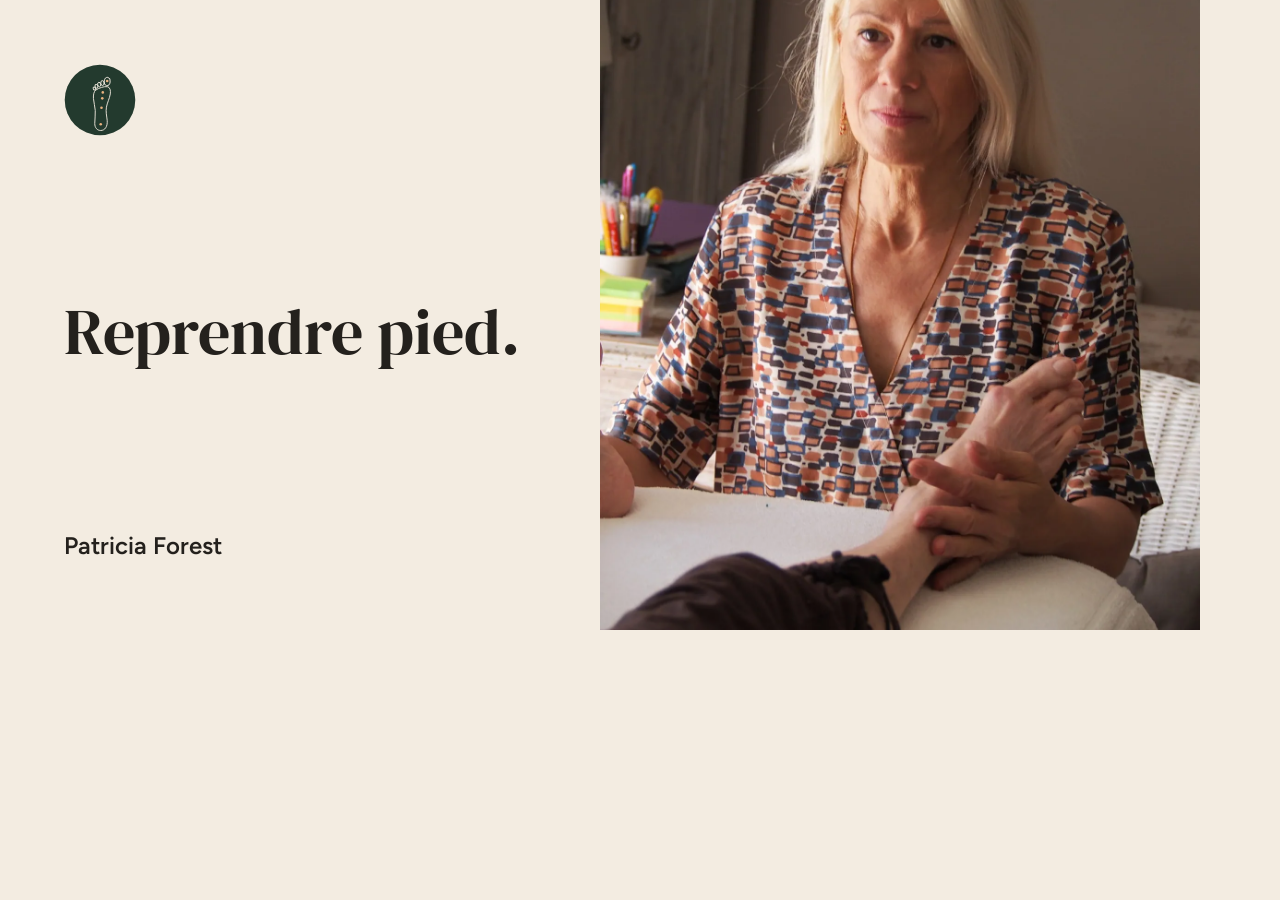
<file: _partage/accueil-fr.html>
<!doctype html>
<html lang="fr"><head><meta charset="utf-8">
<link rel="stylesheet" href="/assets/css/socle.css"><link rel="stylesheet" href="/assets/css/site.css">
<style>:root{--fond:#F3ECE1;--texte:#24211D}
html,body{margin:0;width:1200px;height:630px;overflow:hidden;background:var(--fond);color:var(--texte)}
.carte{display:grid;grid-template-columns:1fr 1fr;width:1200px;height:630px}
.carte-texte{display:flex;flex-direction:column;justify-content:space-between;padding:64px}
.carte-texte img{width:72px;height:72px}
.carte-titre{font-family:var(--police-titres);font-size:64px;line-height:1.02;margin:0;text-wrap:balance}
.carte-nom{font-size:24px;font-weight:600;margin:0}
.carte-image{background:center/cover no-repeat}</style>
</head><body>
<div class="carte">
  <div class="carte-texte">
    <img src="/assets/images/logo.svg" alt="">
    <p class="carte-titre">Reprendre pied.</p>
    <p class="carte-nom">Patricia Forest</p>
  </div>
  <div class="carte-image" style="background-image:url('/assets/images/patricia-ouverture-1300.webp')"></div>
</div>
</body></html>
</file>
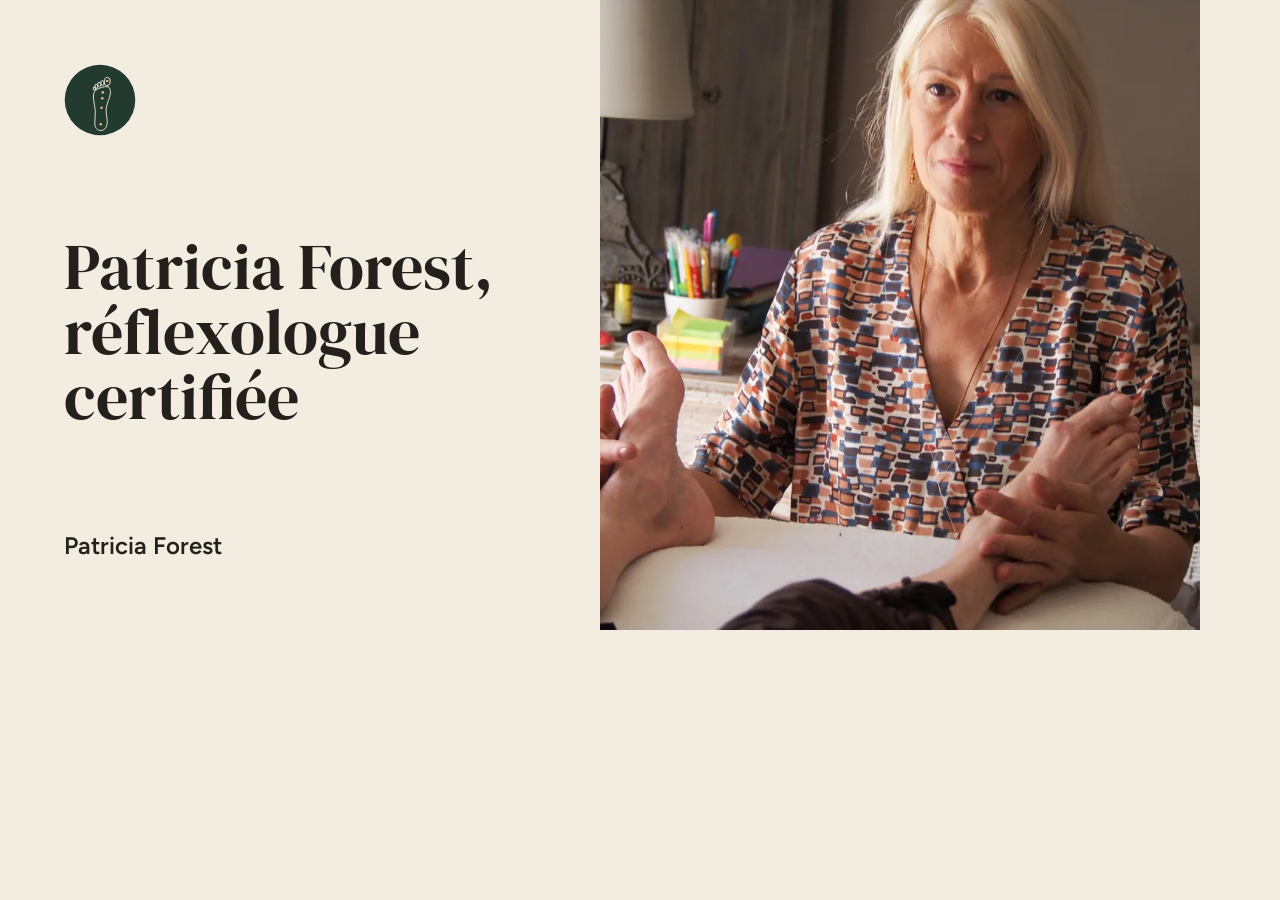
<file: _partage/la-praticienne-fr.html>
<!doctype html>
<html lang="fr"><head><meta charset="utf-8">
<link rel="stylesheet" href="/assets/css/socle.css"><link rel="stylesheet" href="/assets/css/site.css">
<style>:root{--fond:#F3ECE1;--texte:#24211D}
html,body{margin:0;width:1200px;height:630px;overflow:hidden;background:var(--fond);color:var(--texte)}
.carte{display:grid;grid-template-columns:1fr 1fr;width:1200px;height:630px}
.carte-texte{display:flex;flex-direction:column;justify-content:space-between;padding:64px}
.carte-texte img{width:72px;height:72px}
.carte-titre{font-family:var(--police-titres);font-size:64px;line-height:1.02;margin:0;text-wrap:balance}
.carte-nom{font-size:24px;font-weight:600;margin:0}
.carte-image{background:center/cover no-repeat}</style>
</head><body>
<div class="carte">
  <div class="carte-texte">
    <img src="/assets/images/logo.svg" alt="">
    <p class="carte-titre">Patricia Forest, réflexologue certifiée</p>
    <p class="carte-nom">Patricia Forest</p>
  </div>
  <div class="carte-image" style="background-image:url('/assets/images/patricia-seance-1280.webp')"></div>
</div>
</body></html>
</file>
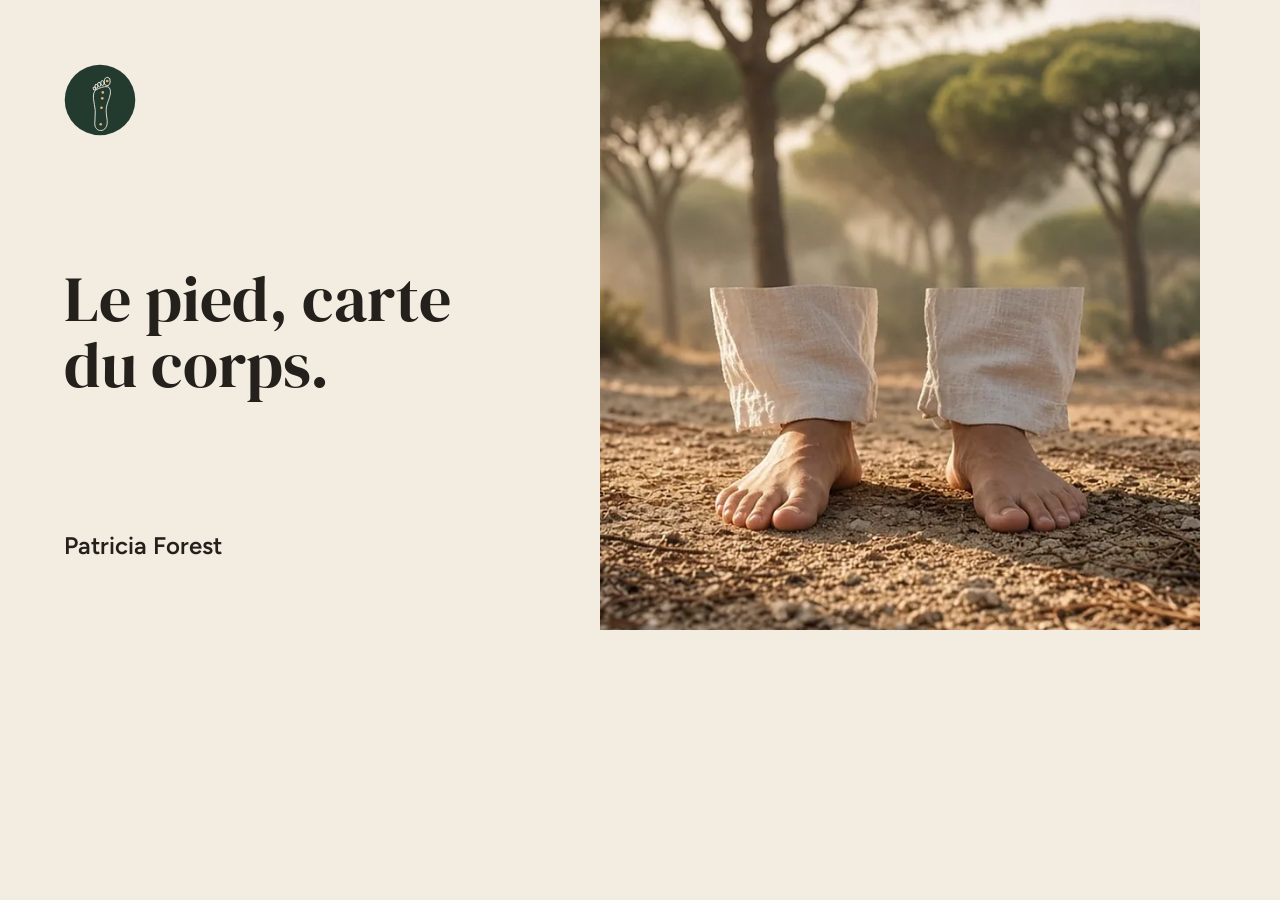
<file: _partage/la-reflexologie-fr.html>
<!doctype html>
<html lang="fr"><head><meta charset="utf-8">
<link rel="stylesheet" href="/assets/css/socle.css"><link rel="stylesheet" href="/assets/css/site.css">
<style>:root{--fond:#F3ECE1;--texte:#24211D}
html,body{margin:0;width:1200px;height:630px;overflow:hidden;background:var(--fond);color:var(--texte)}
.carte{display:grid;grid-template-columns:1fr 1fr;width:1200px;height:630px}
.carte-texte{display:flex;flex-direction:column;justify-content:space-between;padding:64px}
.carte-texte img{width:72px;height:72px}
.carte-titre{font-family:var(--police-titres);font-size:64px;line-height:1.02;margin:0;text-wrap:balance}
.carte-nom{font-size:24px;font-weight:600;margin:0}
.carte-image{background:center/cover no-repeat}</style>
</head><body>
<div class="carte">
  <div class="carte-texte">
    <img src="/assets/images/logo.svg" alt="">
    <p class="carte-titre">Le pied, carte du corps.</p>
    <p class="carte-nom">Patricia Forest</p>
  </div>
  <div class="carte-image" style="background-image:url('/assets/images/grok/reflexologie-sentier-1280.webp')"></div>
</div>
</body></html>
</file>
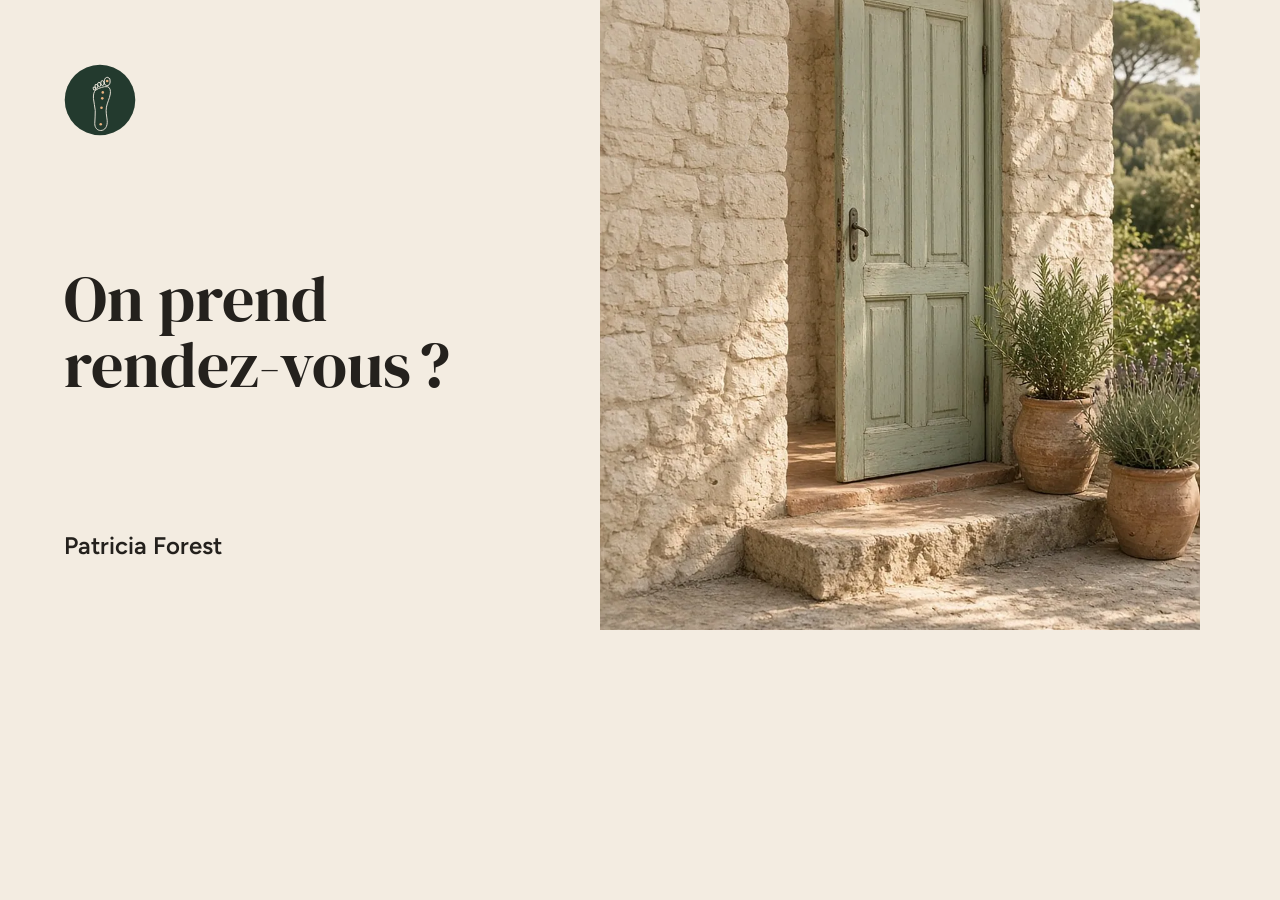
<file: _partage/rendez-vous-fr.html>
<!doctype html>
<html lang="fr"><head><meta charset="utf-8">
<link rel="stylesheet" href="/assets/css/socle.css"><link rel="stylesheet" href="/assets/css/site.css">
<style>:root{--fond:#F3ECE1;--texte:#24211D}
html,body{margin:0;width:1200px;height:630px;overflow:hidden;background:var(--fond);color:var(--texte)}
.carte{display:grid;grid-template-columns:1fr 1fr;width:1200px;height:630px}
.carte-texte{display:flex;flex-direction:column;justify-content:space-between;padding:64px}
.carte-texte img{width:72px;height:72px}
.carte-titre{font-family:var(--police-titres);font-size:64px;line-height:1.02;margin:0;text-wrap:balance}
.carte-nom{font-size:24px;font-weight:600;margin:0}
.carte-image{background:center/cover no-repeat}</style>
</head><body>
<div class="carte">
  <div class="carte-texte">
    <img src="/assets/images/logo.svg" alt="">
    <p class="carte-titre">On prend rendez-vous ?</p>
    <p class="carte-nom">Patricia Forest</p>
  </div>
  <div class="carte-image" style="background-image:url('/assets/images/grok/rdv-porte-960.webp')"></div>
</div>
</body></html>
</file>
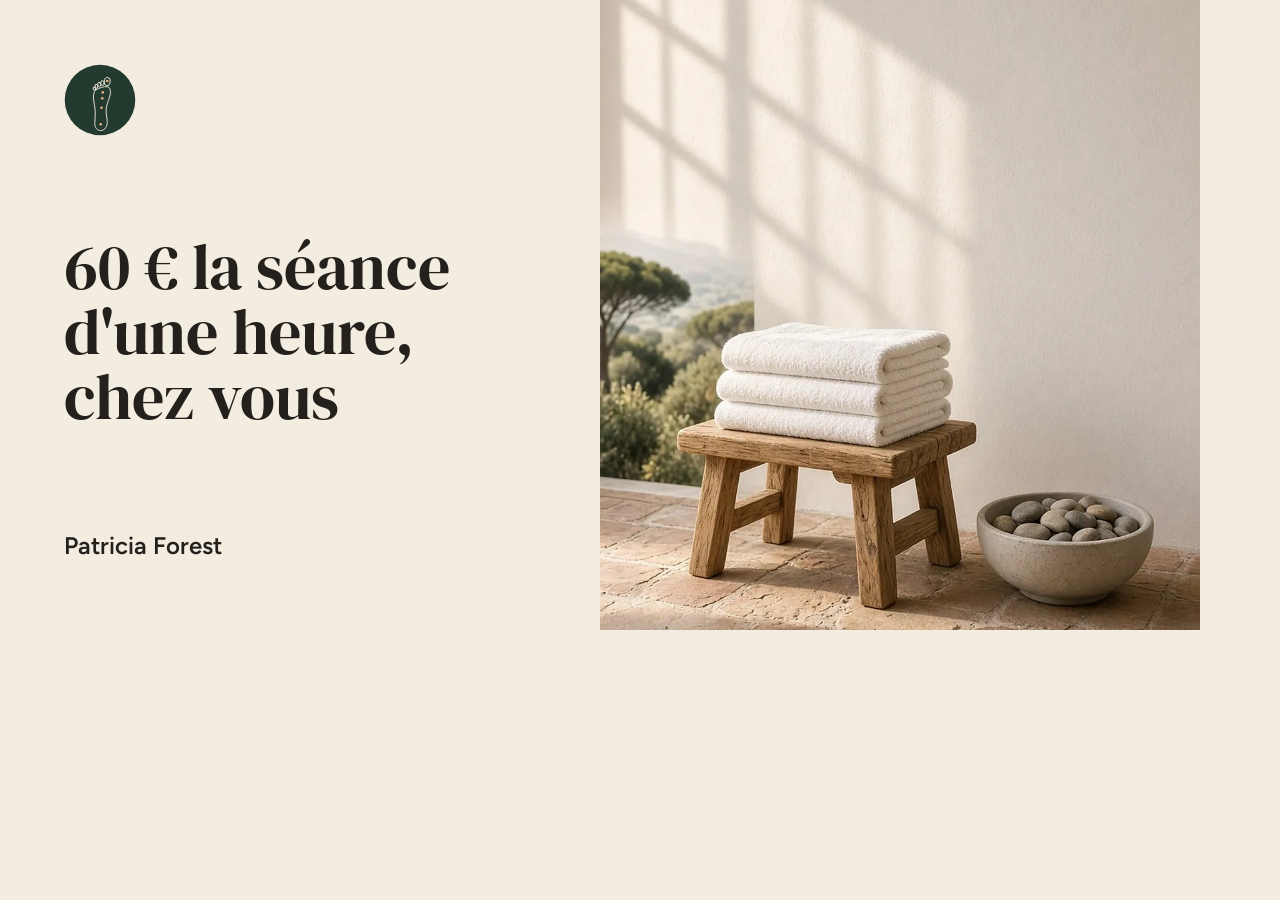
<file: _partage/seances-et-tarifs-fr.html>
<!doctype html>
<html lang="fr"><head><meta charset="utf-8">
<link rel="stylesheet" href="/assets/css/socle.css"><link rel="stylesheet" href="/assets/css/site.css">
<style>:root{--fond:#F3ECE1;--texte:#24211D}
html,body{margin:0;width:1200px;height:630px;overflow:hidden;background:var(--fond);color:var(--texte)}
.carte{display:grid;grid-template-columns:1fr 1fr;width:1200px;height:630px}
.carte-texte{display:flex;flex-direction:column;justify-content:space-between;padding:64px}
.carte-texte img{width:72px;height:72px}
.carte-titre{font-family:var(--police-titres);font-size:64px;line-height:1.02;margin:0;text-wrap:balance}
.carte-nom{font-size:24px;font-weight:600;margin:0}
.carte-image{background:center/cover no-repeat}</style>
</head><body>
<div class="carte">
  <div class="carte-texte">
    <img src="/assets/images/logo.svg" alt="">
    <p class="carte-titre">60 € la séance d&#39;une heure, chez vous</p>
    <p class="carte-nom">Patricia Forest</p>
  </div>
  <div class="carte-image" style="background-image:url('/assets/images/grok/tarifs-serviettes-960.webp')"></div>
</div>
</body></html>
</file>
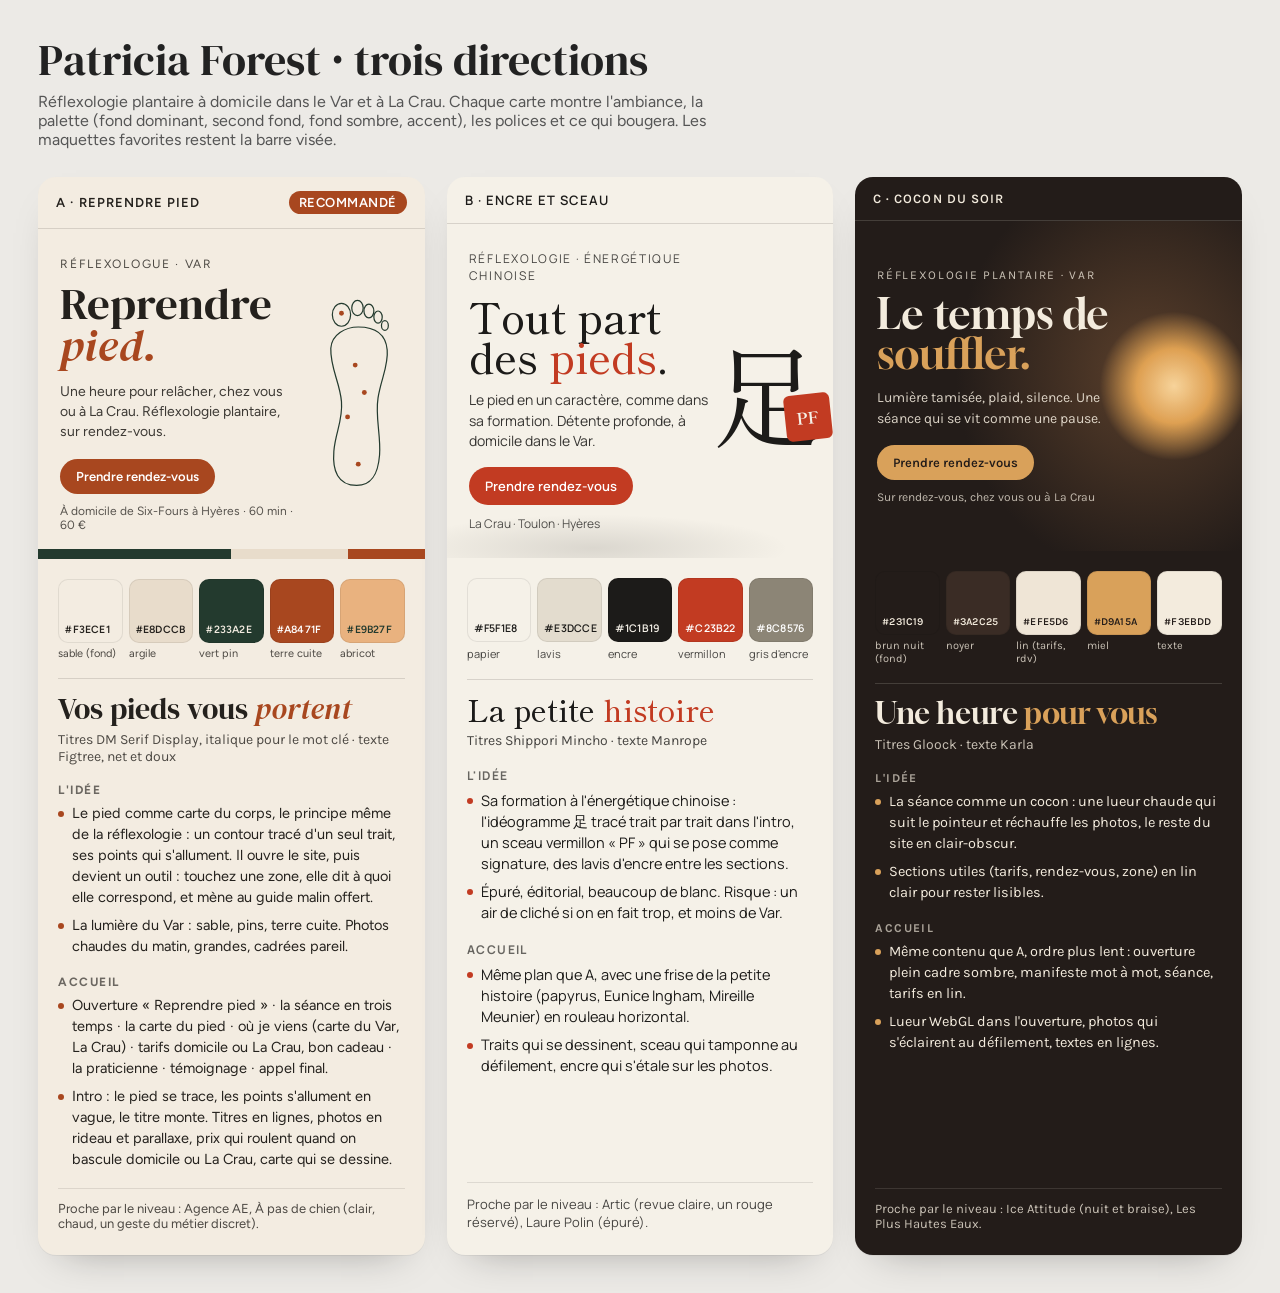
<file: _suivi/directions.html>
<!DOCTYPE html>
<html lang="fr">
<head>
<meta charset="utf-8">
<meta name="viewport" content="width=device-width, initial-scale=1">
<title>Patricia Forest · trois directions</title>
<link rel="preconnect" href="https://fonts.googleapis.com">
<link rel="preconnect" href="https://fonts.gstatic.com" crossorigin>
<link href="https://fonts.googleapis.com/css2?family=DM+Serif+Display:ital@0;1&family=Figtree:wght@400;500;600&family=Gloock&family=Karla:wght@400;500;700&family=Manrope:wght@400;500;700&family=Shippori+Mincho:wght@500;700&display=swap" rel="stylesheet">
<style>
  *{box-sizing:border-box;margin:0;padding:0}
  body{font-family:Figtree,system-ui,sans-serif;background:#ECEAE6;color:#222;padding:clamp(16px,3vw,40px)}
  header{max-width:1320px;margin:0 auto 28px}
  header h1{font-family:'DM Serif Display',serif;font-weight:400;font-size:clamp(28px,3.4vw,44px);line-height:1.05}
  header p{margin-top:8px;font-size:16px;color:#555;max-width:70ch}
  .grille{max-width:1320px;margin:0 auto;display:grid;grid-template-columns:repeat(3,minmax(0,1fr));gap:22px}
  @media (max-width:1050px){.grille{grid-template-columns:minmax(0,1fr)}}
  .dir{border-radius:18px;overflow:hidden;background:var(--fond);color:var(--texte);box-shadow:0 1px 0 rgba(0,0,0,.05),0 18px 40px -24px rgba(0,0,0,.35);display:flex;flex-direction:column}
  .etiquette{display:flex;justify-content:space-between;align-items:center;padding:14px 18px;font-size:13px;letter-spacing:.08em;text-transform:uppercase;font-weight:600;border-bottom:1px solid var(--trait)}
  .reco{background:var(--accent);color:var(--sur-accent);padding:4px 10px;border-radius:99px;letter-spacing:.04em}
  .heros{position:relative;min-height:330px;padding:26px 22px;display:grid;grid-template-columns:minmax(0,1.45fr) minmax(0,.55fr);gap:10px;align-items:center;background:var(--heros-fond);color:var(--heros-texte);overflow:hidden}
  .heros .sur{font-size:12px;letter-spacing:.14em;text-transform:uppercase;opacity:.8;margin-bottom:12px}
  .heros h2{font-weight:400;line-height:.95}
  .heros .chapo{font-size:14px;line-height:1.45;margin-top:14px;max-width:30ch;opacity:.88}
  .heros .btn{display:inline-block;margin-top:16px;padding:10px 16px;border-radius:99px;background:var(--accent);color:var(--sur-accent);font-size:13px;font-weight:600}
  .info{display:block;margin-top:10px;font-size:12px;opacity:.75}
  .contenu{padding:20px 20px 24px;display:flex;flex-direction:column;gap:18px;flex:1}
  .palette{display:grid;grid-template-columns:repeat(5,minmax(0,1fr));gap:6px}
  .pastille{border-radius:10px;height:64px;display:flex;align-items:flex-end;padding:6px;font-size:10.5px;font-weight:600;letter-spacing:.02em;border:1px solid rgba(0,0,0,.08)}
  .pastille span{display:block}
  .legende-pal{display:grid;grid-template-columns:repeat(5,minmax(0,1fr));gap:6px;font-size:11px;opacity:.8;margin-top:4px}
  .typo{border-top:1px solid var(--trait);padding-top:14px}
  .typo .t{font-size:30px;line-height:1.05}
  .typo .c{font-size:14px;margin-top:6px;opacity:.8}
  h3{font-size:12px;letter-spacing:.12em;text-transform:uppercase;font-weight:700;opacity:.65;margin-bottom:6px}
  ul{list-style:none;display:grid;gap:7px}
  li{font-size:14.5px;line-height:1.45;padding-left:14px;position:relative}
  li::before{content:"";position:absolute;left:0;top:.6em;width:6px;height:6px;border-radius:50%;background:var(--accent)}
  .proche{font-size:13px;opacity:.8;border-top:1px solid var(--trait);padding-top:12px;margin-top:auto}

  /* A · Reprendre pied */
  .a{--fond:#F3ECE1;--texte:#24211D;--trait:rgba(36,33,29,.14);--accent:#A8471F;--sur-accent:#fff;--heros-fond:#F3ECE1;--heros-texte:#24211D;font-family:Figtree,sans-serif}
  .a h2{font-family:'DM Serif Display',serif;font-size:clamp(38px,3.5vw,54px)}
  .a h2 em{color:#A8471F}
  .a .typo .t{font-family:'DM Serif Display',serif}
  .a .pied{width:100%;max-width:150px;justify-self:center}
  .a .pied path,.a .pied ellipse{fill:none;stroke:#233A2E;stroke-width:1.6}
  .a .pied circle{fill:#A8471F}
  .a .bande{position:absolute;left:0;right:0;bottom:0;height:10px;background:linear-gradient(90deg,#233A2E 0 50%,#E8DCCB 50% 80%,#A8471F 80%)}

  /* B · Encre et sceau */
  .b{--fond:#F5F1E8;--texte:#1C1B19;--trait:rgba(28,27,25,.14);--accent:#C23B22;--sur-accent:#fff;--heros-fond:#F5F1E8;--heros-texte:#1C1B19;font-family:Manrope,sans-serif}
  .b h2{font-family:'Shippori Mincho','Hiragino Mincho ProN',serif;font-weight:500;font-size:clamp(36px,3.3vw,50px)}
  .b h2 em{font-style:normal;color:#C23B22}
  .b .typo .t{font-family:'Shippori Mincho','Hiragino Mincho ProN',serif;font-weight:500}
  .b .ideo{font-family:"Shippori Mincho","Hiragino Mincho ProN",serif;font-size:110px;line-height:1;justify-self:center;position:relative;color:#1C1B19}
  .b .sceau{position:absolute;right:-10px;bottom:6px;width:46px;height:46px;background:#C23B22;color:#F5F1E8;font-size:16px;display:grid;place-items:center;border-radius:6px;font-family:'Shippori Mincho',serif;font-weight:700;transform:rotate(-6deg)}
  .b .lavis{position:absolute;left:-10%;right:-10%;bottom:-30px;height:80px;background:radial-gradient(60% 60% at 40% 50%,rgba(28,27,25,.12),transparent 70%)}

  /* C · Cocon du soir */
  .c{--fond:#231C19;--texte:#F3EBDD;--trait:rgba(243,235,221,.16);--accent:#D9A15A;--sur-accent:#231C19;--heros-fond:radial-gradient(70% 90% at 75% 45%,#5A3F2B 0,#231C19 70%);--heros-texte:#F3EBDD;font-family:Karla,sans-serif}
  .c h2{font-family:Gloock,serif;font-size:clamp(36px,3.3vw,50px)}
  .c h2 em{font-style:normal;color:#D9A15A}
  .c .typo .t{font-family:Gloock,serif}
  .c .lueur{width:150px;height:150px;border-radius:50%;justify-self:center;background:radial-gradient(circle,#F4D3A0 0,#D9A15A 35%,rgba(217,161,90,0) 70%);filter:saturate(1.1)}
  .c .lin{background:#EFE5D6;color:#231C19}
</style>
</head>
<body>
<header>
  <h1>Patricia Forest · trois directions</h1>
  <p>Réflexologie plantaire à domicile dans le Var et à La Crau. Chaque carte montre l'ambiance, la palette (fond dominant, second fond, fond sombre, accent), les polices et ce qui bougera. Les maquettes favorites restent la barre visée.</p>
</header>
<div class="grille">

  <article class="dir a">
    <div class="etiquette"><span>A · Reprendre pied</span><span class="reco">Recommandé</span></div>
    <div class="heros">
      <div>
        <p class="sur">Réflexologue · Var</p>
        <h2>Reprendre <em>pied.</em></h2>
        <p class="chapo">Une heure pour relâcher, chez vous ou à La Crau. Réflexologie plantaire, sur rendez-vous.</p>
        <span class="btn">Prendre rendez-vous</span>
        <span class="info">À domicile de Six-Fours à Hyères · 60 min · 60 €</span>
      </div>
      <svg class="pied" viewBox="0 0 120 260" aria-hidden="true">
        <path d="M60 250C35 250 28 230 30 205C32 180 42 165 40 140C38 115 25 95 26 70C27 52 45 42 62 42C82 42 98 50 100 72C102 92 92 110 88 135C84 160 92 185 90 210C88 235 80 250 60 250Z"/>
        <ellipse cx="40" cy="26" rx="12" ry="15"/><ellipse cx="61" cy="17" rx="7.5" ry="10"/><ellipse cx="76" cy="21" rx="6.5" ry="9"/><ellipse cx="88" cy="29" rx="5.5" ry="8"/><ellipse cx="97" cy="40" rx="4.5" ry="6.5"/>
        <circle cx="40" cy="24" r="3.2"/><circle cx="58" cy="92" r="3.2"/><circle cx="70" cy="128" r="3.2"/><circle cx="48" cy="160" r="3.2"/><circle cx="62" cy="222" r="3.2"/>
      </svg>
      <div class="bande"></div>
    </div>
    <div class="contenu">
      <div>
        <div class="palette">
          <div class="pastille" style="background:#F3ECE1;color:#24211D"><span>#F3ECE1</span></div>
          <div class="pastille" style="background:#E8DCCB;color:#24211D"><span>#E8DCCB</span></div>
          <div class="pastille" style="background:#233A2E;color:#F3ECE1"><span>#233A2E</span></div>
          <div class="pastille" style="background:#A8471F;color:#fff"><span>#A8471F</span></div>
          <div class="pastille" style="background:#E9B27F;color:#233A2E"><span>#E9B27F</span></div>
        </div>
        <div class="legende-pal"><span>sable (fond)</span><span>argile</span><span>vert pin</span><span>terre cuite</span><span>abricot</span></div>
      </div>
      <div class="typo"><p class="t">Vos pieds vous <em style="color:#A8471F">portent</em></p><p class="c">Titres DM Serif Display, italique pour le mot clé · texte Figtree, net et doux</p></div>
      <div><h3>L'idée</h3><ul>
        <li>Le pied comme carte du corps, le principe même de la réflexologie : un contour tracé d'un seul trait, ses points qui s'allument. Il ouvre le site, puis devient un outil : touchez une zone, elle dit à quoi elle correspond, et mène au guide malin offert.</li>
        <li>La lumière du Var : sable, pins, terre cuite. Photos chaudes du matin, grandes, cadrées pareil.</li>
      </ul></div>
      <div><h3>Accueil</h3><ul>
        <li>Ouverture « Reprendre pied » · la séance en trois temps · la carte du pied · où je viens (carte du Var, La Crau) · tarifs domicile ou La Crau, bon cadeau · la praticienne · témoignage · appel final.</li>
        <li>Intro : le pied se trace, les points s'allument en vague, le titre monte. Titres en lignes, photos en rideau et parallaxe, prix qui roulent quand on bascule domicile ou La Crau, carte qui se dessine.</li>
      </ul></div>
      <p class="proche">Proche par le niveau : Agence AE, À pas de chien (clair, chaud, un geste du métier discret).</p>
    </div>
  </article>

  <article class="dir b">
    <div class="etiquette"><span>B · Encre et sceau</span><span></span></div>
    <div class="heros">
      <div>
        <p class="sur">Réflexologie · énergétique chinoise</p>
        <h2>Tout part des <em>pieds</em>.</h2>
        <p class="chapo">Le pied en un caractère, comme dans sa formation. Détente profonde, à domicile dans le Var.</p>
        <span class="btn">Prendre rendez-vous</span>
        <span class="info">La Crau · Toulon · Hyères</span>
      </div>
      <div class="ideo" aria-hidden="true">足<span class="sceau">PF</span></div>
      <div class="lavis"></div>
    </div>
    <div class="contenu">
      <div>
        <div class="palette">
          <div class="pastille" style="background:#F5F1E8;color:#1C1B19"><span>#F5F1E8</span></div>
          <div class="pastille" style="background:#E3DCCE;color:#1C1B19"><span>#E3DCCE</span></div>
          <div class="pastille" style="background:#1C1B19;color:#F5F1E8"><span>#1C1B19</span></div>
          <div class="pastille" style="background:#C23B22;color:#fff"><span>#C23B22</span></div>
          <div class="pastille" style="background:#8C8576;color:#fff"><span>#8C8576</span></div>
        </div>
        <div class="legende-pal"><span>papier</span><span>lavis</span><span>encre</span><span>vermillon</span><span>gris d'encre</span></div>
      </div>
      <div class="typo"><p class="t">La petite <em style="font-style:normal;color:#C23B22">histoire</em></p><p class="c">Titres Shippori Mincho · texte Manrope</p></div>
      <div><h3>L'idée</h3><ul>
        <li>Sa formation à l'énergétique chinoise : l'idéogramme 足 tracé trait par trait dans l'intro, un sceau vermillon « PF » qui se pose comme signature, des lavis d'encre entre les sections.</li>
        <li>Épuré, éditorial, beaucoup de blanc. Risque : un air de cliché si on en fait trop, et moins de Var.</li>
      </ul></div>
      <div><h3>Accueil</h3><ul>
        <li>Même plan que A, avec une frise de la petite histoire (papyrus, Eunice Ingham, Mireille Meunier) en rouleau horizontal.</li>
        <li>Traits qui se dessinent, sceau qui tamponne au défilement, encre qui s'étale sur les photos.</li>
      </ul></div>
      <p class="proche">Proche par le niveau : Artic (revue claire, un rouge réservé), Laure Polin (épuré).</p>
    </div>
  </article>

  <article class="dir c">
    <div class="etiquette"><span>C · Cocon du soir</span><span></span></div>
    <div class="heros">
      <div>
        <p class="sur">Réflexologie plantaire · Var</p>
        <h2>Le temps de <em>souffler.</em></h2>
        <p class="chapo">Lumière tamisée, plaid, silence. Une séance qui se vit comme une pause.</p>
        <span class="btn">Prendre rendez-vous</span>
        <span class="info">Sur rendez-vous, chez vous ou à La Crau</span>
      </div>
      <div class="lueur" aria-hidden="true"></div>
    </div>
    <div class="contenu">
      <div>
        <div class="palette">
          <div class="pastille" style="background:#231C19;color:#F3EBDD"><span>#231C19</span></div>
          <div class="pastille" style="background:#3A2C25;color:#F3EBDD"><span>#3A2C25</span></div>
          <div class="pastille" style="background:#EFE5D6;color:#231C19"><span>#EFE5D6</span></div>
          <div class="pastille" style="background:#D9A15A;color:#231C19"><span>#D9A15A</span></div>
          <div class="pastille" style="background:#F3EBDD;color:#231C19"><span>#F3EBDD</span></div>
        </div>
        <div class="legende-pal"><span>brun nuit (fond)</span><span>noyer</span><span>lin (tarifs, rdv)</span><span>miel</span><span>texte</span></div>
      </div>
      <div class="typo"><p class="t">Une heure <em style="font-style:normal;color:#D9A15A">pour vous</em></p><p class="c">Titres Gloock · texte Karla</p></div>
      <div><h3>L'idée</h3><ul>
        <li>La séance comme un cocon : une lueur chaude qui suit le pointeur et réchauffe les photos, le reste du site en clair-obscur.</li>
        <li>Sections utiles (tarifs, rendez-vous, zone) en lin clair pour rester lisibles.</li>
      </ul></div>
      <div><h3>Accueil</h3><ul>
        <li>Même contenu que A, ordre plus lent : ouverture plein cadre sombre, manifeste mot à mot, séance, tarifs en lin.</li>
        <li>Lueur WebGL dans l'ouverture, photos qui s'éclairent au défilement, textes en lignes.</li>
      </ul></div>
      <p class="proche">Proche par le niveau : Ice Attitude (nuit et braise), Les Plus Hautes Eaux.</p>
    </div>
  </article>

</div>
</body>
</html>
</file>
<file: assets/css/socle.css>
/* Socle : règles communes à toutes les maquettes. Le style du projet va dans site.css.
   Les couleurs et polices du projet se règlent par les variables ci-dessous (redéfinies dans site.css). */
:root {
  --police-titres: Georgia, 'Times New Roman', serif;
  --police-texte: system-ui, -apple-system, 'Segoe UI', Roboto, sans-serif;
  --accent: #b3361f;
  --texte-doux: color-mix(in srgb, var(--texte) 78%, var(--fond));
  --ligne: color-mix(in srgb, var(--texte) 18%, var(--fond));
  --gouttiere: clamp(16px, 4vw, 48px);
  --largeur: 1240px;
  --rayon: 6px;
  --duree: .7s;
  --courbe: cubic-bezier(.22, 1, .36, 1);
}

*, *::before, *::after { box-sizing: border-box; }
html { -webkit-text-size-adjust: 100%; text-size-adjust: 100%; }
body {
  font-family: var(--police-texte); font-size: clamp(1rem, .96rem + .2vw, 1.125rem); line-height: 1.6;
  padding-bottom: var(--barres-h); overflow-x: clip;
}
img, picture, video, canvas, svg { display: block; max-width: 100%; }
img, video { height: auto; }
h1, h2, h3, h4 { font-family: var(--police-titres); line-height: 1.08; margin: 0 0 .5em; text-wrap: balance; font-weight: 600; }
p, li, dd, figcaption { text-wrap: pretty; }
p { margin: 0 0 1em; }
a { color: inherit; }
a[href^="mailto:"] { overflow-wrap: anywhere; }
button, input, select, textarea { font: inherit; color: inherit; }
button { cursor: pointer; }
:where(a, button, input, select, textarea, summary, [tabindex]) { -webkit-tap-highlight-color: transparent; }
:focus { outline: none; }
:focus-visible { outline: 3px solid var(--accent); outline-offset: 3px; border-radius: 2px; }
[id] { scroll-margin-top: calc(var(--entete-h) + 12px); scroll-margin-bottom: calc(var(--barres-h) + 12px); }
/* Lien profond vers une scène qui cache l'en-tête : elle arrive tout en haut de l'écran (comme aller() du socle). */
html.js:not(.secours) :is([data-entete-cache], [data-entete-cache] [id], [data-fx="plein-ecran"], [data-fx="plein-ecran"] [id]) { scroll-margin-top: 0; }
[hidden] { display: none !important; }

.visuellement-cache {
  position: absolute !important; width: 1px; height: 1px; padding: 0; margin: -1px;
  overflow: hidden; clip: rect(0 0 0 0); white-space: nowrap; border: 0;
}
.evitement {
  position: fixed; left: 12px; top: 12px; z-index: 1000; padding: 12px 16px; background: var(--texte); color: var(--fond);
  transform: translateY(-160%); text-decoration: none;
}
.evitement:focus-visible { transform: none; }
.conteneur { width: min(100% - 2 * var(--gouttiere), var(--largeur)); margin-inline: auto; }
.chiffres { font-variant-numeric: tabular-nums; }

/* Boutons : zones tactiles d'au moins 44 px. */
.bouton {
  display: inline-flex; align-items: center; justify-content: center; gap: .5em;
  min-height: 48px; min-width: 44px; padding: .7em 1.4em; border-radius: 999px;
  background: var(--accent); color: var(--fond); text-decoration: none; font-weight: 600; border: 0;
  line-height: 1.2; text-align: center;
}
.bouton--contour { background: transparent; color: inherit; box-shadow: inset 0 0 0 2px currentColor; }
.bouton[disabled] { opacity: .55; cursor: not-allowed; }

/* Apparitions : cachées par le style critique jusqu'à .vu, jamais recachées. */
html.js:not(.secours):not([data-arrivee="retour"]) [data-anime]:not([data-anime="gsap"]) {
  transform: translate3d(0, 1.2rem, 0);
  transition: opacity var(--duree) var(--courbe) var(--delai, 0s), transform var(--duree) var(--courbe) var(--delai, 0s);
}
html.js:not(.secours):not([data-arrivee="retour"]) [data-anime]:not([data-anime="gsap"]).vu { transform: none; }

/* Bibliothèque d'effets (effets.js). Apparitions : le bloc lui-même ne glisse pas, ce sont ses parties qui arrivent.
   Mêmes conditions que les apparitions : en secours, au retour et sans JavaScript, état final direct.
   Les transitions ne valent que pendant l'arrivée (.fx-fini ensuite) : celles du projet reprennent la main. */
html.js:not(.secours):not([data-arrivee="retour"]) :is([data-anime="lignes"], [data-anime="mots"], [data-anime="lettres"], [data-anime="cascade"]):not([data-anime="gsap"]) {
  transform: none; transition: opacity .25s linear var(--delai, 0s);
}
/* Masques des lignes : découpe par clip-path, débordante en haut et sur les côtés (accents), un peu en bas (jambages),
   au lieu d'un overflow et de marges : la mise en page ne change pas d'un pixel pendant la découpe. La ligne part
   d'assez bas (135 %) pour rester invisible malgré le débord du bas. */
.fx-ligne-mask { overflow: visible !important; clip-path: inset(-.4em -.6em -.2em -.6em); }
html.js:not(.secours):not([data-arrivee="retour"]) [data-anime="lignes"] .fx-ligne {
  transform: translate3d(0, 135%, 0); transition: transform 1s var(--courbe) calc(var(--delai, 0s) + var(--i, 0) * 90ms);
}
html.js:not(.secours):not([data-arrivee="retour"]) [data-anime="lignes"].vu .fx-ligne { transform: none; }
html.js:not(.secours):not([data-arrivee="retour"]) [data-anime="mots"] .fx-mot {
  opacity: 0; transform: translate3d(0, .5em, 0);
  transition: opacity .6s var(--courbe) calc(var(--delai, 0s) + var(--i, 0) * 35ms), transform .7s var(--courbe) calc(var(--delai, 0s) + var(--i, 0) * 35ms);
}
html.js:not(.secours):not([data-arrivee="retour"]) [data-anime="mots"].vu .fx-mot { opacity: 1; transform: none; }
/* Lettres : chaque mot reste d'un bloc (jamais coupé en fin de ligne), les lettres basculent en place. */
[data-anime="lettres"] :is(.fx-mot-l, .fx-lettre) { display: inline-block; }
html.js:not(.secours):not([data-arrivee="retour"]) [data-anime="lettres"] .fx-lettre {
  opacity: 0; transform: translate3d(0, .55em, 0) rotate(12deg); transform-origin: 0 100%;
  transition: opacity .5s var(--courbe) calc(var(--delai, 0s) + var(--i, 0) * 18ms), transform .8s var(--courbe) calc(var(--delai, 0s) + var(--i, 0) * 18ms);
}
html.js:not(.secours):not([data-arrivee="retour"]) [data-anime="lettres"].vu .fx-lettre { opacity: 1; transform: none; }
html.js:not(.secours):not([data-arrivee="retour"]) [data-anime="cascade"] > * { opacity: 0; transform: translate3d(0, 1.8rem, 0); }
html.js:not(.secours):not([data-arrivee="retour"]) [data-anime="cascade"]:not(.fx-fini) > * {
  transition: opacity .7s var(--courbe) calc(var(--delai, 0s) + var(--i, 0) * 80ms), transform .9s var(--courbe) calc(var(--delai, 0s) + var(--i, 0) * 80ms);
}
html.js:not(.secours):not([data-arrivee="retour"]) [data-anime="cascade"].vu > * { opacity: 1; transform: none; }
/* Rideau : règle aussi précise que celle des apparitions (sinon sa transition de découpe serait écrasée). */
html.js:not(.secours):not([data-arrivee="retour"]) [data-anime="rideau"]:not([data-anime="gsap"]) {
  transform: none; clip-path: inset(0 0 100% 0);
}
html.js:not(.secours):not([data-arrivee="retour"]) [data-anime="rideau"]:not([data-anime="gsap"]):not(.fx-fini) {
  transition: opacity .25s linear var(--delai, 0s), clip-path 1.2s cubic-bezier(.77, 0, .18, 1) var(--delai, 0s);
}
html.js:not(.secours):not([data-arrivee="retour"]) [data-anime="rideau"]:not([data-anime="gsap"]).vu { clip-path: inset(0 0 0 0); }
html.js:not(.secours):not([data-arrivee="retour"]) [data-anime="rideau"]:not([data-fx]) > :is(picture, video) { transform: scale(1.14); }
html.js:not(.secours):not([data-arrivee="retour"]) [data-anime="rideau"]:not([data-fx]):not(.fx-fini) > :is(picture, video) { transition: transform 1.6s var(--courbe) var(--delai, 0s); }
html.js:not(.secours):not([data-arrivee="retour"]) [data-anime="rideau"].vu:not([data-fx]) > :is(picture, video) { transform: none; }
/* Effets liés au défilement : l'image déplacée par GSAP n'a aucune transition CSS (une seule source par propriété). */
[data-fx="parallaxe"] > :is(picture, video, img), [data-fx="zoom"] > :is(picture, video, img) { transition: none; }
/* WebGL « onde » : le canvas, calé sur l'image, n'est visible que pendant le mouvement ; au repos, l'image d'origine, nette. */
[data-fx="onde"] { position: relative; }
.fx-onde { position: absolute; left: 0; top: 0; width: 100%; height: 100%; pointer-events: none; opacity: 0; transition: opacity .3s linear; }
.fx-onde--actif { opacity: 1; transition-duration: .12s; }
/* Image qui s'ouvre en plein écran : section haute, cadre collant en haut de l'écran (sticky, pas d'épinglage GSAP).
   En secours et sans JavaScript : image entière dans une section normale (règles [data-collant]). */
html.js:not(.secours) [data-fx="plein-ecran"] { position: relative; height: var(--fx-longueur, 260svh); }
html.js:not(.secours) [data-fx="plein-ecran"] > [data-collant] { position: sticky; top: 0; height: 100vh; height: 100svh; overflow: hidden; }
[data-fx="plein-ecran"] > [data-collant] > .media, [data-fx="plein-ecran"] [data-fx-cible] { width: 100%; height: 100%; border-radius: 0; }
:is(html.secours, html:not(.js)) [data-fx="plein-ecran"] [data-fx-cible] { height: 100svh; }
/* Mots géants : la rangée garde sa largeur (mots répétés au besoin) et ne sort jamais de son bandeau.
   En secours et sans JavaScript, les mots passent à la ligne : rien n'est coupé. */
[data-fx="mots-geants"] { overflow: hidden; overflow: clip; }
[data-fx="mots-geants"] [data-fx-rangee] { width: max-content; white-space: nowrap; margin: 0; }
:is(html.secours, html:not(.js)) [data-fx="mots-geants"] { overflow: visible; }
:is(html.secours, html:not(.js)) [data-fx="mots-geants"] [data-fx-rangee] { width: auto; white-space: normal; line-height: 1.2; }
/* Inclinaison selon la vitesse : GSAP seul tient la transformation (pas de transition CSS sur transform). */
[data-fx="vitesse"], [data-fx="mots-geants"] [data-fx-rangee] { transition-property: opacity, color, background-color, border-color, box-shadow !important; }

/* Effets au survol : au premier survol, GSAP prend la main sur la transformation (classe fx-survol) :
   plus aucune transition CSS sur transform pour cet élément. */
.fx-survol { transition-property: opacity, color, background-color, border-color, box-shadow !important; }

[data-boucle-css].hors-ecran, [data-boucle-css].hors-ecran *, [data-boucle-css].en-pause, [data-boucle-css].en-pause * { animation-play-state: paused !important; }

/* En-tête : opaque, jamais coupé, se cache en descendant. */
[data-entete] {
  position: fixed; inset: 0 0 auto; z-index: 800; background: var(--fond);
  border-bottom: 1px solid var(--ligne); transition: transform .35s var(--courbe);
}
html.entete-cache [data-entete], html.scene-sans-entete:not(.menu-ouvert) [data-entete] { transform: translateY(-100%); }
.entete-rangee {
  display: flex; align-items: center; gap: clamp(8px, 2vw, 28px);
  min-height: 64px; padding: 8px var(--gouttiere); max-width: calc(var(--largeur) + 2 * var(--gouttiere)); margin-inline: auto;
}
.entete-logo { display: inline-flex; align-items: center; gap: .6em; min-height: 44px; text-decoration: none; font-weight: 700; flex: none; }
.entete-logo img { width: 36px; height: 36px; }
[data-nav] { flex: 1 1 auto; min-width: 0; display: flex; justify-content: flex-end; }
[data-nav] ul { display: flex; gap: clamp(12px, 2vw, 28px); list-style: none; margin: 0; padding: 0; min-width: 0; overflow: hidden; white-space: nowrap; }
/* Un lien de navigation ne passe jamais à la ligne : sinon il « tient » sur deux lignes et le relais
   (deuxième rangée, bouton Menu) ne se déclenche pas. */
[data-nav] a { display: inline-flex; align-items: center; min-height: 44px; text-decoration: none; white-space: nowrap; }
[data-nav] a[aria-current] { text-decoration: underline; text-underline-offset: .35em; text-decoration-thickness: 2px; }
.entete-actions { display: flex; align-items: center; gap: 8px; flex: none; }
.entete-actions .bouton { min-height: 44px; padding-inline: 1.1em; }
.entete-langue { display: inline-flex; align-items: center; justify-content: center; min-width: 44px; min-height: 44px; text-decoration: none; font-weight: 600; text-transform: uppercase; }
[data-menu-bouton] { display: none; min-height: 44px; min-width: 44px; padding: 0 14px; border: 0; border-radius: 999px; background: var(--texte); color: var(--fond); font-weight: 600; }
html.nav-compacte [data-nav] { display: none; }
html.nav-compacte [data-menu-bouton] { display: inline-flex; align-items: center; }
html.nav-compacte .entete-actions { margin-left: auto; }
/* Dès 900 px, les liens qui ne tiennent pas à côté du logo passent sur une deuxième rangée (entete.js) :
   jamais le bouton Menu seul sur ordinateur. L'en-tête est plus haut : --entete-h suit (mesures.js). */
html.nav-deux-rangees .entete-rangee { flex-wrap: wrap; row-gap: 0; }
html.nav-deux-rangees [data-nav] { order: 3; flex: 1 0 100%; justify-content: flex-start; border-top: 1px solid var(--ligne); }
html.nav-deux-rangees .entete-actions { margin-left: auto; }
html.nav-deux-lignes [data-nav] ul { flex-wrap: wrap; row-gap: 0; column-gap: clamp(12px, 1.6vw, 24px); }
@media (max-width: 520px) { .entete-actions .bouton { display: none; } }

/* Sans JavaScript : l'en-tête reste dans le flux (sa hauteur n'est pas mesurée, rien ne passe dessous).
   Dès 900 px, les liens passent à la ligne sous le logo ; en dessous, un lien Menu ouvre le menu plein écran
   par son ancre (#menu:target) et un lien Fermer le referme. */
.menu-sansjs, .menu-sansjs-fermer { display: none; }
html:not(.js) { --entete-h: 0px; }
html:not(.js) [data-entete] { position: relative; }
@media (min-width: 900px) {
  html:not(.js) .entete-rangee { flex-wrap: wrap; row-gap: 0; }
  html:not(.js) [data-nav] { order: 3; flex: 1 0 100%; justify-content: flex-start; }
  html:not(.js) [data-nav] ul { flex-wrap: wrap; column-gap: clamp(12px, 2vw, 28px); row-gap: 0; }
  html:not(.js) .entete-actions { margin-left: auto; }
}
@media (max-width: 899px) {
  html:not(.js) [data-nav] { display: none; }
  html:not(.js) .entete-actions { margin-left: auto; }
  html:not(.js) .menu-sansjs {
    display: inline-flex; align-items: center; min-height: 44px; min-width: 44px; padding: 0 14px; border-radius: 999px;
    background: var(--texte); color: var(--fond); font-weight: 600; text-decoration: none;
  }
}
html:not(.js) #menu:target { z-index: 810; visibility: visible; opacity: 1; transition: none; padding-top: 24px; }
html:not(.js) #menu:target li { opacity: 1; transform: none; transition: none; }
html:not(.js) #menu:target .menu-sansjs-fermer { display: block; margin: 0 0 16px; }
html:not(.js) .menu-sansjs-fermer a { display: inline-flex; align-items: center; min-height: 44px; font-weight: 600; }
/* Cible du lien Fermer : fixe, elle ne fait pas défiler la page quand le menu se referme. */
#menu-ferme { position: fixed; top: 0; left: 0; width: 1px; height: 1px; pointer-events: none; }
/* Sans JavaScript, la barre fixe du téléphone n'est pas mesurée : sa hauteur est réservée d'office. */
@media (max-width: 760px) { html:not(.js) { --barres-h: calc(65px + env(safe-area-inset-bottom)); } }

/* Menu : plein écran, liens qui arrivent l'un après l'autre. */
[data-menu] {
  position: fixed; inset: 0; z-index: 790; background: var(--menu-fond, var(--fond)); overflow-y: auto; overscroll-behavior: contain;
  padding: calc(var(--entete-h) + 24px) var(--gouttiere) calc(32px + var(--barres-h));
  visibility: hidden; opacity: 0; transition: opacity .3s var(--courbe), visibility 0s .3s;
}
html.menu-ouvert [data-menu] { visibility: visible; opacity: 1; transition: opacity .3s var(--courbe); }
html.menu-ouvert [data-entete] { transform: none; }
[data-menu] ul { list-style: none; margin: 0 0 32px; padding: 0; }
[data-menu] li { opacity: 0; transform: translateY(12px); transition: opacity .4s var(--courbe), transform .4s var(--courbe); transition-delay: calc(var(--i, 0) * 50ms + 80ms); }
html.menu-ouvert [data-menu] li { opacity: 1; transform: none; }
[data-menu] .menu-lien { display: flex; align-items: center; min-height: 52px; font-family: var(--police-titres); font-size: clamp(1.6rem, 7vw, 2.6rem); text-decoration: none; }
[data-menu] .menu-lien[aria-current] { color: var(--accent); }

/* Voile de transition (état de départ dans le style critique). */
[data-voile] { display: grid; place-items: center; color: var(--fond); }
.voile-contenu { display: grid; justify-items: center; gap: 12px; text-align: center; padding: var(--gouttiere); }
.voile-contenu img { width: 56px; height: 56px; }
[data-voile-libelle] { font-family: var(--police-titres); font-size: clamp(1.6rem, 5vw, 3rem); }
/* Forme « vague » : bords ondulés du voile (en haut à la montée, en bas au retrait), posés par le gabarit. */
[data-voile] .voile-vague { position: absolute; left: 0; width: 100%; height: clamp(60px, 12vh, 120px); fill: var(--voile-fond); pointer-events: none; }
[data-voile] .voile-vague--haut { bottom: calc(100% - 1px); transform-origin: 50% 100%; }
[data-voile] .voile-vague--bas { top: calc(100% - 1px); transform-origin: 50% 0; }
/* Trou qui s'ouvre dans le voile (forme « iris ») ou dans le panneau de l'intro (versObjet) :
   variables --cx, --cy (centre) et --trou (rayon), posées image par image par le socle. */
[data-voile].avec-trou, .ouverture-panneau.avec-trou {
  -webkit-mask: radial-gradient(circle at var(--cx, 50%) var(--cy, 50%), transparent var(--trou, -2px), #000 calc(var(--trou, -2px) + 1px));
          mask: radial-gradient(circle at var(--cx, 50%) var(--cy, 50%), transparent var(--trou, -2px), #000 calc(var(--trou, -2px) + 1px));
}

/* Barre fixe du téléphone : action principale et contact rapide. */
[data-barre-fixe] {
  position: fixed; inset: auto 0 0; z-index: 780; display: none; gap: 8px;
  padding: 8px var(--gouttiere) calc(8px + env(safe-area-inset-bottom)); background: var(--fond); border-top: 1px solid var(--ligne);
  transition: transform .3s var(--courbe);
}
[data-barre-fixe] .bouton { flex: 1; min-height: 48px; }
[data-barre-fixe].barre-masquee { transform: translateY(110%); }
@media (max-width: 760px) { [data-barre-fixe] { display: flex; } }

/* Écrans plein cadre et sections épinglées : tout tient dans la partie visible. */
.ecran {
  min-height: 100vh; min-height: 100svh; display: flex; flex-direction: column;
  padding-top: calc(var(--entete-h) + 16px); padding-bottom: calc(var(--barres-h) + 16px);
}
.ecran.epingle { height: 100vh; height: 100svh; min-height: 0; }
.ecran .piste { flex: 1 1 auto; min-height: 0; max-height: 820px; }

/* Scènes épinglées ou collantes du projet ([data-scene], .ecran.epingle) : en secours et sans
   JavaScript, plus rien n'est épinglé, la scène prend la hauteur de son contenu (au moins un écran) au lieu
   d'être coupée. Son cadre collant [data-collant] redevient un bloc normal. */
:is(html.secours, html:not(.js)) :is([data-scene], .ecran.epingle) { height: auto !important; min-height: 100svh; }
:is(html.secours, html:not(.js)) [data-collant] { position: relative !important; top: auto !important; height: auto !important; min-height: 100svh; }

/* Faces arrière d'un objet en 3D (verso d'une carte, dos d'un volet) : jamais visibles de dos ;
   en secours et sans JavaScript, l'objet est posé ouvert et son dos est retiré (sinon il recouvre le texte). */
[data-face="dos"] { backface-visibility: hidden; -webkit-backface-visibility: hidden; }
:is(html.secours, html:not(.js)) [data-face="dos"] { display: none !important; }

/* Écrans bas. 1366×768 et moins de 820 px de haut sur ordinateur : .masque-ecran-bas se retire (phrase
   d'introduction, surtitre, légende), pour que le premier écran et les scènes épinglées tiennent.
   Téléphone à l'horizontale et moins de 500 px de haut : .masque-ecran-tres-bas se retire aussi, et les
   écrans plein cadre se resserrent. Les tailles des titres d'ouverture se règlent dans site.css, dans les
   mêmes requêtes (@media (max-height: 820px) and (min-width: 761px), puis (max-height: 500px)). */
@media (max-height: 820px) and (min-width: 761px) { .masque-ecran-bas { display: none !important; } }
@media (max-height: 500px) {
  .masque-ecran-bas, .masque-ecran-tres-bas { display: none !important; }
  .ecran { padding-top: calc(var(--entete-h) + 8px); padding-bottom: calc(var(--barres-h) + 8px); }
}

/* Médias : cadrage réglé par --cadrage (object-position), mention des illustrations générées. */
.media { position: relative; margin: 0; overflow: hidden; border-radius: var(--rayon); background: color-mix(in srgb, var(--texte) 8%, var(--fond)); } /* jamais de case vide pendant le chargement */
.media picture { display: block; width: 100%; height: 100%; }
.media img, .media video { width: 100%; height: 100%; object-fit: cover; object-position: var(--cadrage, 50% 50%); }
@media (max-width: 760px) { .media img, .media video { object-position: var(--cadrage-mobile, var(--cadrage, 50% 50%)); } }
.mention-ia {
  position: absolute; right: 8px; bottom: 8px; z-index: 2; padding: 3px 8px; border-radius: 999px;
  background: rgba(0, 0, 0, .66); color: #fff; font: 600 12px/1.4 var(--police-texte); letter-spacing: .01em; pointer-events: none;
}

/* Formulaires. */
.champ { display: grid; gap: 6px; margin-bottom: 18px; }
.champ label { font-weight: 600; }
.champ input, .champ select, .champ textarea {
  min-height: 48px; padding: 10px 12px; border: 1px solid color-mix(in srgb, var(--texte) 45%, var(--fond)); border-radius: var(--rayon); background: var(--fond);
}
.champ [aria-invalid="true"] { border-color: #b00020; }
.champ-erreur { margin: 0; color: #b00020; font-size: .95rem; }
.mention-donnees { font-size: .9rem; color: var(--texte-doux); }
[data-message-envoi] { padding: 12px 16px; border-radius: var(--rayon); background: color-mix(in srgb, var(--accent) 12%, var(--fond)); }

/* Barre de lecture des pages longues. */
[data-barre-lecture] { position: fixed; left: 0; right: 0; top: var(--entete-h); height: 3px; z-index: 805; background: var(--accent); transform: scaleX(0); transform-origin: 0 50%; }
html.entete-cache [data-barre-lecture] { top: 0; }

/* Curseur personnalisé (souris uniquement, activé par data-curseur sur html). */
.curseur {
  position: fixed; left: -8px; top: -8px; z-index: 1001; width: 16px; height: 16px; border-radius: 50%;
  border: 2px solid var(--accent); pointer-events: none; opacity: 0; transition: opacity .2s, width .2s, height .2s, left .2s, top .2s;
}
html.curseur-actif .curseur { opacity: 1; }
.curseur.curseur-lien { width: 40px; height: 40px; left: -20px; top: -20px; }
.curseur.curseur-cache { opacity: 0 !important; }

/* Pied de page. */
.pied { padding: 56px 0 32px; border-top: 1px solid var(--ligne); }
.pied-grille { display: grid; gap: 32px; grid-template-columns: repeat(auto-fit, minmax(200px, 1fr)); }
.pied ul { list-style: none; margin: 0; padding: 0; }
.pied a, .pied button.lien { display: inline-flex; align-items: center; min-height: 44px; }
button.lien { background: none; border: 0; padding: 0; text-decoration: underline; text-underline-offset: .2em; }
.pied-bas { display: flex; flex-wrap: wrap; justify-content: space-between; gap: 12px; margin-top: 32px; font-size: .9rem; color: var(--texte-doux); }
</file>
<file: assets/css/site.css>
/* Patricia Forest · direction « Reprendre pied ».
   Sable (fond), argile (second fond), vert pin (bandes d'offre, appel, pied), terre cuite (boutons, mot clé), abricot (accent sur vert).
   Titres DM Serif Display, texte Figtree. Le socle (socle.css) donne les règles communes. */

@font-face { font-family: 'DM Serif Display'; src: url('/assets/fonts/dm-serif-display-400.woff2') format('woff2'); font-weight: 400; font-style: normal; font-display: swap; }
@font-face { font-family: 'DM Serif Display'; src: url('/assets/fonts/dm-serif-display-400-italique.woff2') format('woff2'); font-weight: 400; font-style: italic; font-display: swap; }
@font-face { font-family: 'Figtree'; src: url('/assets/fonts/figtree-400.woff2') format('woff2'); font-weight: 400; font-display: swap; }
@font-face { font-family: 'Figtree'; src: url('/assets/fonts/figtree-500.woff2') format('woff2'); font-weight: 500; font-display: swap; }
@font-face { font-family: 'Figtree'; src: url('/assets/fonts/figtree-600.woff2') format('woff2'); font-weight: 600 700; font-display: swap; }
/* Polices de secours ajustées : le texte ne saute pas à l'arrivée des vraies polices. */
@font-face { font-family: 'Titres secours'; src: local('Georgia'), local('Times New Roman'); size-adjust: 104%; ascent-override: 92%; descent-override: 24%; }
@font-face { font-family: 'Texte secours'; src: local('Arial'), local('Helvetica'); size-adjust: 98%; ascent-override: 96%; descent-override: 26%; }

:root {
  --argile: #E8DCCB;
  --pin: #233A2E;
  --pin-clair: #2E4A3B;
  --terre: #9C401B;
  --abricot: #E9B27F;
  --creme: #FBF7F0;
  --accent: var(--terre);
  --police-titres: 'DM Serif Display', 'Titres secours', Georgia, serif;
  --police-texte: 'Figtree', 'Texte secours', Arial, sans-serif;
  --largeur: 1240px;
  --rayon: 22px;
  --rayon-petit: 14px;
  --gouttiere: clamp(18px, 4.5vw, 56px);
  --section: clamp(76px, 11vw, 150px);
}

body { font-size: clamp(1.0625rem, 1rem + .2vw, 1.1875rem); line-height: 1.62; }
h1, h2, h3 { font-weight: 400; letter-spacing: -.012em; }
h2 { font-size: clamp(2.3rem, 1.6rem + 3vw, 4.4rem); line-height: 1.02; }
h3 { font-size: clamp(1.45rem, 1.2rem + .9vw, 2rem); line-height: 1.1; }
h1 em, h2 em { font-style: italic; color: var(--terre); }
::selection { background: var(--abricot); color: var(--pin); }
a { text-underline-offset: .2em; text-decoration-thickness: 1px; }
a:hover { text-decoration-thickness: 2px; }

.sur { margin: 0 0 1.1em; font: 600 .875rem/1.3 var(--police-texte); letter-spacing: .16em; text-transform: uppercase; color: var(--terre); }
.section { padding-block: var(--section); position: relative; }
.theme-argile { background: var(--argile); }
.theme-pin { background: var(--pin); color: var(--fond); --texte-doux: color-mix(in srgb, var(--fond) 78%, var(--pin)); --ligne: color-mix(in srgb, var(--fond) 20%, var(--pin)); }
.theme-pin .sur { color: var(--abricot); }
.theme-pin h2 em { color: var(--abricot); }
.theme-pin :focus-visible { outline-color: var(--abricot); }
.actions { display: flex; flex-wrap: wrap; align-items: center; gap: 12px 14px; margin: 0 0 1em; }

/* Boutons. */
.bouton { background: var(--terre); color: #fff; font-weight: 600; letter-spacing: .01em; transition: background-color .25s, color .25s, box-shadow .25s; }
.bouton:hover { background: #843616; }
.bouton--contour { background: transparent; color: inherit; box-shadow: inset 0 0 0 1.5px currentColor; }
.bouton--contour:hover { background: color-mix(in srgb, currentColor 10%, transparent); }
.bouton--clair { background: var(--abricot); color: var(--pin); }
.bouton--clair:hover { background: #F2C597; }
.lien-fleche { display: inline-flex; align-items: center; min-height: 44px; font-weight: 600; color: var(--terre); text-decoration: none; border-bottom: 1.5px solid currentColor; }
.theme-pin .lien-fleche { color: var(--abricot); }

/* Médaillon : disque sable, pied tracé d'un trait vert pin, points terre cuite. */
.medaillon { display: block; overflow: visible; }
.medaillon-disque { fill: var(--fond); }
.medaillon .trait-pied { fill: none; stroke: var(--pin); stroke-width: 6.5; stroke-linejoin: round; stroke-linecap: round; }
.medaillon .point-pied { fill: var(--terre); transform-box: fill-box; transform-origin: center; }
.medaillon--logo { width: 40px; height: 40px; }
.medaillon--logo .medaillon-disque { fill: var(--pin); }
.medaillon--logo .trait-pied { stroke: var(--fond); stroke-width: 9; }
.medaillon--voile, .medaillon--pied { width: 64px; height: 64px; }
.medaillon--voile .medaillon-disque, .medaillon--pied .medaillon-disque { fill: var(--fond); }
.medaillon--appel { width: min(100%, 380px); height: auto; }
.medaillon--appel .medaillon-disque { fill: none; stroke: color-mix(in srgb, var(--fond) 22%, var(--pin)); stroke-width: 1.5; }
.medaillon--appel .trait-pied { stroke: var(--abricot); stroke-width: 3.5; }
.medaillon--appel .point-pied { fill: var(--fond); }

/* En-tête. */
[data-entete] { background: var(--fond); border-bottom-color: color-mix(in srgb, var(--texte) 12%, var(--fond)); }
.entete-logo { gap: .7em; }
.entete-nom { display: grid; line-height: 1.1; }
.entete-nom > span { font: 400 1.32rem/1.05 var(--police-titres); letter-spacing: -.01em; }
.entete-nom small { font: 600 .75rem/1.3 var(--police-texte); letter-spacing: .12em; text-transform: uppercase; color: var(--texte-doux); }
[data-nav] a { font-weight: 500; }
[data-nav] a[aria-current] { color: var(--terre); text-decoration-color: var(--terre); }
[data-menu-bouton] { background: var(--pin); color: var(--fond); }
@media (max-width: 400px) { .entete-nom small { display: none; } }
[data-menu] .menu-lien { font-weight: 400; }
.menu-actions { display: flex; flex-wrap: wrap; gap: 10px; }
.menu-lieux { color: var(--texte-doux); font-size: 1rem; }

/* Panneau de l'intro : argile, le pied se trace au centre. */
.ouverture-panneau { gap: 14px; padding: var(--gouttiere); color: var(--pin); }
.medaillon--intro { width: clamp(150px, 22vmin, 210px); height: auto; }
.medaillon--intro .medaillon-disque { fill: var(--fond); }
.ouverture-nom { margin: 6px 0 0; font: 400 clamp(2rem, 1.4rem + 3vw, 3.4rem)/1 var(--police-titres); color: var(--pin); }
.ouverture-ligne { margin: 0; font: 600 .875rem/1.3 var(--police-texte); letter-spacing: .16em; text-transform: uppercase; color: var(--terre); }
html.js[data-arrivee="intro"]:not(.secours) .medaillon--intro .trait-pied { stroke-dasharray: 1; stroke-dashoffset: 1; }
html.js[data-arrivee="intro"]:not(.secours) .medaillon--intro .point-pied { transform: scale(0); }
html.js[data-arrivee="intro"]:not(.secours) .ouverture-nom,
html.js[data-arrivee="intro"]:not(.secours) .ouverture-ligne { opacity: 0; }

/* Voile : vert pin, médaillon et nom de la page. */
[data-voile-libelle] { color: var(--fond); font-weight: 400; }

/* Titres d'ouverture : lignes qui montent de leur masque (état de départ posé ici, animé par site.js). */
.hl { display: block; clip-path: inset(-.35em -.6em -.22em -.6em); }
.hl-in { display: inline-block; }
html.js:not(.secours):is([data-arrivee="intro"], [data-arrivee="voile"]) main .hl-in { transform: translate3d(0, 118%, 0); }
.info-cle { display: flex; flex-wrap: wrap; align-items: center; gap: 4px 12px; margin: 0; font-size: 1rem; color: var(--texte-doux); }
.info-cle strong { color: var(--texte); font-weight: 600; }
.info-cle::before { content: ""; width: 9px; height: 9px; border-radius: 50%; background: var(--terre); box-shadow: 0 0 0 4px color-mix(in srgb, var(--terre) 20%, transparent); }

/* ── Accueil · ouverture ─────────────────────────────── */
.hero-accueil {
  display: grid; grid-template-columns: minmax(0, 1.12fr) minmax(0, .88fr); align-items: center; gap: clamp(20px, 5vw, 84px);
  width: min(100%, 1440px); margin-inline: auto; padding-inline: var(--gouttiere);
}
.hero-titre { font-size: clamp(3.6rem, min(10.4vw, 18.5vh), 11rem); line-height: 1; letter-spacing: -.025em; margin: 0 0 .34em; padding-top: .14em; }
.hero-titre em { padding-right: .06em; }
.hero-intro { max-width: 31em; font-size: clamp(1.08rem, 1rem + .35vw, 1.3rem); color: var(--texte); margin-bottom: 1.4em; }
.hero-visuel { position: relative; justify-self: end; width: min(100%, 560px); }
.hero-photo { aspect-ratio: 4 / 5; height: auto; max-height: calc(100svh - var(--entete-h) - 56px); width: 100%; border-radius: 30px; }
.hero-photo img { animation: respire 18s ease-in-out infinite alternate; transform-origin: 60% 40%; }
@keyframes respire { from { transform: scale(1); } to { transform: scale(1.06); } }
.hero-medaillon { position: absolute; left: clamp(-90px, -6vw, -40px); bottom: 9%; width: clamp(128px, 13.5vw, 190px); aspect-ratio: 1; border-radius: 50%; filter: drop-shadow(0 14px 30px rgba(35, 58, 46, .18)); }
.hero-medaillon .medaillon { width: 100%; height: 100%; }
.hero-medaillon .medaillon-disque { fill: var(--fond); stroke: color-mix(in srgb, var(--pin) 30%, var(--fond)); stroke-width: 1; }
.medaillon-texte { position: absolute; inset: 0; width: 100%; height: 100%; pointer-events: none; }
.medaillon-texte text { font: 600 13px var(--police-texte); letter-spacing: .1em; text-transform: uppercase; fill: var(--terre); }
.hero-medaillon .point-pied { animation: pouls 2.8s ease-in-out infinite; animation-delay: calc(var(--i) * .35s); }
@keyframes pouls { 0%, 100% { transform: scale(1); } 50% { transform: scale(1.35); } }
@media (max-height: 820px) and (min-width: 761px) {
  .hero-titre { font-size: clamp(3.2rem, min(9vw, 17vh), 8rem); }
  .hero-intro { margin-bottom: 1em; }
}
@media (max-width: 1000px) and (min-width: 761px) { .hero-accueil { grid-template-columns: minmax(0, 1fr) minmax(0, .9fr); } .hero-medaillon { left: -36px; } }
@media (max-width: 760px) {
  .hero-accueil { grid-template-columns: minmax(0, 1fr); gap: 26px; padding-top: calc(var(--entete-h) + 22px); }
  .hero-titre { font-size: clamp(3.3rem, 17vw, 5.4rem); }
  .hero-visuel { justify-self: stretch; width: auto; }
  .hero-photo { aspect-ratio: 4 / 4.4; max-height: none; border-radius: 24px; }
  .hero-medaillon { left: auto; right: 12px; bottom: auto; top: 12px; width: 104px; }
}
@media (max-width: 760px) and (max-height: 700px) { .hero-intro, .hero-sur { display: none; } }
@media (max-height: 500px) and (min-width: 761px) {
  .hero-titre { font-size: clamp(2.6rem, 14vh, 4rem); margin-bottom: .2em; }
  .hero-sur { display: none; }
  .hero-photo { max-height: calc(100svh - var(--entete-h) - 24px); }
  .hero-medaillon { width: 96px; }
}

/* ── Le pied, carte du corps ─────────────────────────── */
.carte-corps-grille { display: grid; grid-template-columns: minmax(0, 1fr) minmax(0, 1fr); gap: clamp(32px, 6vw, 96px); align-items: center; }
.manifeste { font: 400 clamp(1.55rem, 1.1rem + 1.7vw, 2.5rem)/1.28 var(--police-titres); letter-spacing: -.005em; margin-bottom: .9em; }
.manifeste .mm { transition: color .35s linear; }
html.js:not(.secours):not([data-arrivee="retour"]) .manifeste .mm { color: #7E705F; }
html.js:not(.secours):not([data-arrivee="retour"]) .manifeste .mm.allume { color: var(--texte); }
.petit-medical { font-size: .95rem; color: var(--texte-doux); max-width: 34em; }
.carte-corps-visuel { display: grid; grid-template-columns: minmax(0, 1.25fr) minmax(0, 1fr); gap: 16px 28px; align-items: center; }
@media (max-width: 860px) { .carte-corps-grille { grid-template-columns: minmax(0, 1fr); } }
@media (max-width: 520px) { .carte-corps-visuel { grid-template-columns: minmax(0, 1fr) minmax(0, 1fr); gap: 12px 14px; } .zone-item { font-size: .9375rem; gap: 8px; } .zone-num { width: 26px; height: 26px; } }
.zones-note { grid-column: 1 / -1; margin: 0; font-size: .875rem; color: var(--texte-doux); }

/* Pieds à zones. */
.pieds { width: 100%; height: auto; overflow: visible; }
.pieds .pied-contour { fill: none; stroke: var(--pin); stroke-width: 2.4; stroke-linejoin: round; }
.pieds .zone > * { fill: color-mix(in srgb, var(--pin) 7%, transparent); stroke: none; transition: fill .45s var(--courbe); }
.pieds .zone[data-zone="colonne"] > * { fill: none; stroke: color-mix(in srgb, var(--pin) 10%, transparent); transition: stroke .45s var(--courbe); }
.pieds .zone.allumee > * { fill: color-mix(in srgb, var(--terre) 78%, transparent); }
.pieds .zone[data-zone="colonne"].allumee > * { fill: none; stroke: color-mix(in srgb, var(--terre) 85%, transparent); }
.pieds .zone.vue > * { fill: color-mix(in srgb, var(--terre) 20%, transparent); }
.pieds .zone[data-zone="colonne"].vue > * { fill: none; stroke: color-mix(in srgb, var(--terre) 28%, transparent); }
.zones-liste { list-style: none; margin: 0; padding: 0; display: grid; gap: 4px; counter-reset: z; }
.zone-item, .zone-bouton { display: flex; align-items: center; gap: 12px; min-height: 44px; font-size: 1rem; }
.zone-num { flex: none; display: grid; place-items: center; width: 30px; height: 30px; border-radius: 50%; font: 600 .875rem/1 var(--police-texte); background: color-mix(in srgb, var(--pin) 10%, transparent); color: var(--pin); }
.zone-item.allumee .zone-num, .zone-bouton[aria-pressed="true"] .zone-num { background: var(--terre); color: #fff; }
.zone-item.allumee .zone-nom { color: var(--terre); }


/* ── Une séance en trois temps (photos collantes qui s'empilent) ── */
.seance-tete { max-width: 760px; margin-bottom: clamp(32px, 5vw, 64px); }
.seance-etapes { list-style: none; margin: 0; padding: 0; display: grid; gap: clamp(28px, 6vw, 72px); }
.etape { display: grid; grid-template-columns: minmax(0, 1fr) minmax(0, 1fr); gap: clamp(28px, 6vw, 96px); align-items: start; min-height: 62svh; }
.etape-photo { position: sticky; top: calc(var(--entete-h) + 4svh); aspect-ratio: 4 / 5; max-height: min(66svh, 640px); width: auto; border-radius: var(--rayon); box-shadow: 0 30px 60px -34px rgba(35, 58, 46, .45); }
.etape-texte { position: sticky; top: calc(var(--entete-h) + 20svh); padding-top: clamp(24px, 14svh, 160px); max-width: 30em; }
.etape-num { margin: 0 0 .22em; font: 400 clamp(4rem, 3rem + 4vw, 7.5rem)/1.05 var(--police-titres); color: var(--terre); }
.etape-texte p:not(.etape-num) { font-size: clamp(1.08rem, 1rem + .3vw, 1.25rem); }
.seance-lien { margin-top: clamp(24px, 4vw, 48px); }
@media (max-width: 760px) {
  .etape { grid-template-columns: minmax(0, 1fr); min-height: 0; gap: 18px; }
  .etape-photo, .etape:nth-child(n) .etape-photo { position: relative; top: auto; margin-top: 0; aspect-ratio: 4 / 3.4; max-height: none; width: 100%; }
  .etape-texte { position: static; padding-top: 0; }
  .etape-num { font-size: 3.4rem; }
}

/* ── Où je viens : littoral ──────────────────────────── */
.zone-grille { display: grid; grid-template-columns: minmax(0, .85fr) minmax(0, 1.15fr); gap: clamp(32px, 5vw, 80px); align-items: center; }
.zone-legende { list-style: none; padding: 0; margin: 0 0 1.6em; display: grid; gap: 12px; }
.zone-legende li { display: flex; gap: 12px; align-items: baseline; }
.pastille { flex: none; width: 16px; height: 16px; border-radius: 50%; transform: translateY(2px); }
.pastille--zone { background: color-mix(in srgb, var(--terre) 30%, var(--fond)); box-shadow: inset 0 0 0 1.5px var(--terre); }
.pastille--crau { background: var(--pin); }
.zone-carte { margin: 0; padding: clamp(10px, 2vw, 22px); border-radius: var(--rayon); background: var(--fond); box-shadow: 0 30px 60px -40px rgba(35, 58, 46, .5); }
.theme-argile .zone-carte { background: var(--creme); }
.zone .zone-carte { --k: 1; }
.zone-carte figcaption { margin: 8px 6px 0; font-size: .875rem; color: var(--texte-doux); }
.littoral { width: 100%; height: auto; display: block; border-radius: calc(var(--rayon) - 8px); overflow: hidden; }
.littoral .mer { fill: color-mix(in srgb, var(--argile) 70%, var(--creme)); }
.littoral .houle { stroke: color-mix(in srgb, var(--pin) 12%, transparent); stroke-width: 1; }
.littoral .terre { fill: var(--creme); }
.theme-argile .littoral .terre { fill: #FFFCF7; }
.littoral .cote { fill: none; stroke: var(--pin); stroke-width: 2.2; stroke-linejoin: round; }
.littoral .zone-domicile { fill: color-mix(in srgb, var(--terre) 26%, transparent); stroke: var(--terre); stroke-width: 1.5; stroke-dasharray: 6 5; }
.littoral .commune circle { fill: var(--pin); }
.littoral text { font: 600 calc(var(--k, 1) * 13px) var(--police-texte); fill: var(--pin); }
.littoral .epingle-corps path { fill: var(--terre); }
.littoral .epingle-trou { fill: var(--fond); }
.littoral .epingle text { font-size: calc(var(--k, 1) * 15px); fill: var(--terre); }
.littoral .mer-nom { font: italic 400 calc(var(--k, 1) * 15px) var(--police-titres); fill: color-mix(in srgb, var(--pin) 55%, transparent); letter-spacing: .04em; }
html.js:not(.secours):not([data-arrivee="retour"]) .littoral:not(.trace-fini) .cote { stroke-dasharray: 1; stroke-dashoffset: 1; }
html.js:not(.secours):not([data-arrivee="retour"]) .littoral:not(.trace-fini) .zone-domicile { clip-path: inset(0 100% 0 0); }
html.js:not(.secours):not([data-arrivee="retour"]) .littoral:not(.trace-fini) .commune,
html.js:not(.secours):not([data-arrivee="retour"]) .littoral:not(.trace-fini) .epingle-corps,
html.js:not(.secours):not([data-arrivee="retour"]) .littoral:not(.trace-fini) .epingle text { opacity: 0; }
@media (max-width: 760px) { .zone-grille { grid-template-columns: minmax(0, 1fr); } }

/* ── Tarifs (bande vert pin) ─────────────────────────── */
.tarifs-tete { display: flex; flex-wrap: wrap; align-items: end; justify-content: space-between; gap: 20px 40px; margin-bottom: 14px; }
.tarifs-tete h2 { margin: 0; }
.bascule { position: relative; display: inline-grid; grid-template-columns: 1fr 1fr; padding: 5px; border-radius: 999px; background: var(--pin-clair); isolation: isolate; }
.bascule-choix { position: relative; z-index: 1; min-height: 48px; padding: 0 22px; border: 0; border-radius: 999px; background: none; color: var(--fond); font-weight: 600; transition: color .35s var(--courbe); white-space: nowrap; }
.bascule-choix { transition: color .35s var(--courbe), background-color .35s var(--courbe); }
.bascule-choix[aria-pressed="true"] { color: var(--pin); background: var(--abricot); }
.bascule-pastille { display: none; }
html:not(.js) .bascule { display: none; }
.tarifs-lieu { color: var(--texte-doux); margin-bottom: 28px; }
.tarifs-grille { list-style: none; margin: 0 0 22px; padding: 0; display: grid; grid-template-columns: repeat(3, minmax(0, 1fr)); gap: clamp(12px, 2vw, 22px); }
.tarif { padding: clamp(22px, 3vw, 34px); border-radius: var(--rayon); background: var(--pin-clair); display: flex; flex-direction: column; min-height: 250px; }
.tarif-duree { margin: 0 0 6px; font: 600 .875rem/1.3 var(--police-texte); letter-spacing: .14em; text-transform: uppercase; color: var(--abricot); }
.tarif-nom { font-size: clamp(1.3rem, 1.1rem + .6vw, 1.7rem); margin-bottom: auto; padding-bottom: 18px; }
.tarif-prix { margin: 0; font: 400 clamp(3.4rem, 2.6rem + 3vw, 5.4rem)/1 var(--police-titres); color: var(--abricot); font-variant-numeric: tabular-nums; min-height: 1.05em; display: flex; align-items: baseline; }
.prix-rouleaux { display: none; align-items: baseline; }
.rouleau { display: inline-block; height: 1em; overflow: hidden; width: .58em; text-align: center; }
.rouleau[data-vide] { width: 0; }
.rouleau-piste { display: flex; flex-direction: column; transform: translateY(calc(var(--n, 0) * -1em)); transition: transform 1s cubic-bezier(.2, .8, .2, 1.04); transition-delay: var(--d, 0s); }
.rouleau-piste span { height: 1em; line-height: 1; }
.prix-euro { margin-left: .12em; font-size: .62em; }
html.js .prix-rouleaux { display: inline-flex; }
html.js .prix-texte { position: absolute !important; width: 1px; height: 1px; overflow: hidden; clip: rect(0 0 0 0); white-space: nowrap; }
.prix-absent { font: 500 1.05rem/1.3 var(--police-texte); color: var(--texte-doux); align-self: end; }
.tarif.sans-prix .prix-rouleaux { display: none; }
.tarif-note { margin: 8px 0 0; font-size: .95rem; color: var(--texte-doux); }
.tarifs-premiere { color: var(--texte-doux); font-size: 1rem; }
.tarifs-bas { display: flex; flex-wrap: wrap; align-items: center; justify-content: space-between; gap: 20px; margin-top: 28px; }
.carte-bon { --texte-doux: color-mix(in srgb, var(--texte) 74%, var(--fond)); display: grid; grid-template-columns: auto 1fr; grid-template-areas: "sur titre" "sur texte" "sur action"; column-gap: 24px; align-items: center; padding: 22px 28px; border-radius: var(--rayon); background: var(--fond); color: var(--texte); text-decoration: none; flex: 1 1 420px; max-width: 620px; transition: transform .4s var(--courbe); }
.carte-bon:hover { transform: translateY(-3px); }
.carte-bon-sur { grid-area: sur; writing-mode: vertical-rl; transform: rotate(180deg); font: 600 .8125rem/1 var(--police-texte); letter-spacing: .2em; text-transform: uppercase; color: var(--terre); padding-left: 18px; border-left: 1.5px dashed color-mix(in srgb, var(--terre) 60%, transparent); }
.carte-bon-titre { grid-area: titre; font: 400 1.7rem/1.1 var(--police-titres); }
.carte-bon-texte { grid-area: texte; color: var(--texte-doux); }
.carte-bon-action { grid-area: action; margin-top: 6px; font-weight: 600; color: var(--terre); }
@media (max-width: 860px) { .tarifs-grille { grid-template-columns: minmax(0, 1fr); } .tarif { min-height: 0; } .tarif-nom { padding-bottom: 10px; } }

/* ── La praticienne (accueil) ────────────────────────── */
.praticienne-grille { display: grid; grid-template-columns: minmax(0, 1fr) minmax(0, 1fr); gap: clamp(32px, 6vw, 96px); align-items: center; }
.praticienne-image { aspect-ratio: 4 / 4.6; border-radius: var(--rayon); }
.reperes { list-style: none; margin: 8px 0 26px; padding: 0; display: grid; grid-template-columns: repeat(3, minmax(0, 1fr)); gap: 18px; border-top: 1px solid var(--ligne); padding-top: 22px; }
.reperes li { display: grid; gap: 6px; align-content: start; }
.repere-chiffre { font: 400 clamp(2.2rem, 1.6rem + 2vw, 3.4rem)/1 var(--police-titres); color: var(--pin); font-variant-numeric: tabular-nums; white-space: nowrap; }
.reperes li > span { font-size: .95rem; color: var(--texte-doux); line-height: 1.4; }
@media (max-width: 760px) { .praticienne-grille { grid-template-columns: minmax(0, 1fr); } .praticienne-image { order: 2; aspect-ratio: 4 / 3; } .reperes { grid-template-columns: minmax(0, 1fr); } .reperes li { grid-template-columns: 7.5rem minmax(0, 1fr); align-items: baseline; } }

/* ── Témoignage ──────────────────────────────────────── */
.avis-contenu { max-width: 1000px; text-align: center; }
.avis-citation { margin: 0; }
.avis-citation p { font: italic 400 clamp(1.9rem, 1.2rem + 3vw, 3.7rem)/1.16 var(--police-titres); letter-spacing: -.01em; }
.avis-citation p::before { content: "«\00a0"; color: var(--terre); }
.avis-citation p::after { content: "\00a0»"; color: var(--terre); }
.avis-citation footer { font-weight: 600; letter-spacing: .08em; color: var(--texte-doux); }

/* ── Appel final de l'accueil : pins et mer ──────────── */
.appel-photo { position: relative; min-height: 100svh; display: grid; align-items: end; padding: calc(var(--section) + 10svh) 0 var(--section); background-color: var(--pin); color: var(--fond); overflow: hidden; isolation: isolate; }
.appel-photo-image { position: absolute; inset: 0; z-index: -1; border-radius: 0; }
.appel-photo-image::after { content: ""; position: absolute; inset: 0; z-index: 1; background: linear-gradient(180deg, rgba(35, 58, 46, .15) 0%, rgba(35, 58, 46, .35) 38%, rgba(26, 42, 33, .88) 78%); pointer-events: none; }
.appel-photo-image .mention-ia { z-index: 2; top: calc(var(--entete-h) + 12px); bottom: auto; }
.appel-photo-grille { display: grid; grid-template-columns: minmax(0, 1.1fr) minmax(0, .9fr); gap: clamp(28px, 5vw, 80px); align-items: end; }
.appel-photo .sur { color: var(--abricot); }
.appel-photo h2 { font-size: clamp(2.6rem, 1.6rem + 4vw, 5.6rem); }
.appel-photo-texte p:not(.sur):not(.actions) { font-size: 1.15rem; max-width: 30em; }
.guide { padding: clamp(22px, 3vw, 34px); border-radius: var(--rayon); background: var(--fond); color: var(--texte); }
.guide-titre { font: 400 1.65rem/1.1 var(--police-titres); margin-bottom: .4em; }
.guide-texte { font-size: 1rem; color: var(--texte-doux); }
.guide-champ { margin-bottom: 10px; }
.guide-ligne { display: flex; gap: 8px; flex-wrap: wrap; }
.guide-ligne input { flex: 1 1 200px; min-width: 0; }
.guide .mention-donnees { margin: 0; font-size: .875rem; }
@media (max-width: 860px) {
  .appel-photo-grille { grid-template-columns: minmax(0, 1fr); }
  .appel-photo-image::after { background: linear-gradient(180deg, rgba(26, 42, 33, .62) 0%, rgba(26, 42, 33, .72) 45%, rgba(26, 42, 33, .9) 100%); }
}

/* ── Appel des pages intérieures ─────────────────────── */
.appel-grille { display: grid; grid-template-columns: minmax(0, 1.3fr) minmax(0, .7fr); gap: clamp(28px, 5vw, 80px); align-items: center; }
.appel h2 { font-size: clamp(2.6rem, 1.6rem + 4vw, 5.4rem); }
.appel-texte { font-size: 1.15rem; max-width: 30em; color: var(--texte-doux); }
.appel-dessin { justify-self: center; width: min(100%, 360px); }
@media (max-width: 760px) { .appel-grille { grid-template-columns: minmax(0, 1fr); } .appel-dessin { width: 200px; justify-self: start; } }

/* ── Ouvertures des pages intérieures ────────────────── */
.ouv-titre { font-size: clamp(3.2rem, min(9vw, 16vh), 9rem); line-height: 1; letter-spacing: -.025em; margin: 0 0 .3em; padding-top: .12em; }

/* Réflexologie : grand titre puis bandeau photo. */
.ouv-bandeau { padding-top: calc(var(--entete-h) + clamp(28px, 6vh, 72px)); }
.ouv-bandeau-tete { display: grid; grid-template-columns: minmax(0, 1.35fr) minmax(0, .65fr); gap: 24px clamp(24px, 5vw, 80px); align-items: end; margin-bottom: clamp(22px, 4vh, 44px); }
.ouv-bandeau-tete .ouv-titre { margin-bottom: 0; }
.ouv-bandeau-cote p:first-child { font-size: 1.1rem; }
.ouv-bandeau-image { height: clamp(280px, 52svh, 620px); border-radius: 0; }
@media (max-width: 760px) {
  .ouv-bandeau-tete { grid-template-columns: minmax(0, 1fr); align-items: start; }
  .ouv-bandeau-image { height: auto; aspect-ratio: 4 / 4.2; margin-inline: var(--gouttiere); border-radius: var(--rayon); }
}
@media (max-height: 820px) and (min-width: 761px) { .ouv-titre { font-size: clamp(3rem, min(8vw, 14vh), 7rem); } .ouv-bandeau-image { height: 44svh; } }
@media (max-height: 500px) and (min-width: 761px) { .ouv-titre { font-size: clamp(2.4rem, 13vh, 3.6rem); } .ouv-bandeau .sur, .ouv-scindee-texte .sur, .ouv-prix-texte .sur, .ouv-rdv-texte .sur { display: none; } .ouv-bandeau-image { height: 34svh; } }

/* Principe. */
.principe-grille { display: grid; grid-template-columns: minmax(0, .8fr) minmax(0, 1.2fr); gap: clamp(28px, 6vw, 96px); align-items: start; }
.principe-grand { font: 400 clamp(1.5rem, 1.1rem + 1.4vw, 2.3rem)/1.28 var(--police-titres); }
.principe-retenu { padding: 18px 22px; border-left: 3px solid var(--terre); background: color-mix(in srgb, var(--fond) 55%, var(--argile)); border-radius: 0 var(--rayon-petit) var(--rayon-petit) 0; }
@media (max-width: 760px) { .principe-grille { grid-template-columns: minmax(0, 1fr); } }

/* Carte du pied à toucher. */
.carte-outil-grille { display: grid; grid-template-columns: minmax(0, 1.1fr) minmax(0, .9fr); gap: clamp(28px, 6vw, 96px); align-items: center; }
.carte-outil-visuel { display: grid; gap: 12px; }
.pieds--outil .zone { cursor: pointer; }
.carte-outil-visuel .pieds { max-width: 500px; justify-self: center; }
.pieds--outil .zone > * { fill: color-mix(in srgb, var(--pin) 9%, transparent); }
.pieds--outil .zone:nth-child(even) > * { fill: color-mix(in srgb, var(--terre) 9%, transparent); }
.pieds--outil .zone[data-zone="colonne"] > * { fill: none; stroke: color-mix(in srgb, var(--terre) 22%, transparent); }
.pieds--outil .zone.allumee > * { fill: color-mix(in srgb, var(--terre) 78%, transparent); }
.pieds--outil .zone[data-zone="colonne"].allumee > * { fill: none; stroke: color-mix(in srgb, var(--terre) 85%, transparent); }
.pieds-numero { pointer-events: none; }
.pieds-numero circle { fill: var(--fond); stroke: var(--pin); stroke-width: 1.5; transition: fill .3s, stroke .3s; }
.pieds-numero text { font: 600 15px var(--police-texte); fill: var(--pin); transition: fill .3s; }
.pieds-numero.actif circle { fill: var(--pin); }
.pieds-numero.actif text { fill: var(--fond); }
.carte-aide { color: var(--texte-doux); font-size: 1rem; }
.aide-souris { display: none; }
@media (hover: hover) and (pointer: fine) { .aide-toucher { display: none; } .aide-souris { display: inline; } }
.zone-bouton { width: 100%; border: 0; background: none; padding: 2px 8px 2px 0; text-align: left; border-radius: 999px; transition: background-color .25s; }
.zone-bouton:hover { background: color-mix(in srgb, var(--pin) 6%, transparent); }
.zone-bouton[aria-pressed="true"] .zone-nom { color: var(--terre); font-weight: 600; }
.carte-outil .zones-liste { grid-template-columns: repeat(2, minmax(0, 1fr)); column-gap: 14px; margin-bottom: 18px; }
.zone-detail { min-height: 7.5em; padding: 18px 22px; border-radius: var(--rayon-petit); background: var(--argile); }
.zone-fiche-nom { font: 400 1.5rem/1.1 var(--police-titres); color: var(--terre); margin-bottom: .3em; }
.zone-fiche p:last-child { margin: 0; }
html:not(.js) .zone-fiche[hidden] { display: block; }
html:not(.js) .zone-detail { display: grid; gap: 12px; }
@media (max-width: 860px) { .carte-outil-grille { grid-template-columns: minmax(0, 1fr); } .carte-outil-visuel { max-width: 460px; justify-self: center; width: 100%; } }
@media (max-width: 420px) { .carte-outil .zones-liste { grid-template-columns: minmax(0, 1fr); } }

/* Frise de la petite histoire. */
.histoire-tete { max-width: 760px; margin-bottom: clamp(28px, 5vw, 56px); }
.histoire-tete p:last-child { color: var(--texte-doux); }
.frise { position: relative; }
.frise-trait { position: absolute; left: 0; right: 0; top: 14px; width: 100%; height: 20px; color: var(--abricot); }
.frise-liste { list-style: none; margin: 0; padding: 0; display: grid; grid-template-columns: repeat(4, minmax(0, 1fr)); gap: clamp(18px, 3vw, 40px); }
.frise-item { position: relative; padding-top: 52px; }
.frise-item::before { content: ""; position: absolute; left: 0; top: 16px; width: 16px; height: 16px; border-radius: 50%; background: var(--abricot); box-shadow: 0 0 0 6px var(--pin); }
.frise-quand { font: 400 clamp(1.5rem, 1.2rem + 1vw, 2.1rem)/1.1 var(--police-titres); color: var(--abricot); margin-bottom: .4em; }
.frise-item h3 { font-size: 1.35rem; }
.frise-item p:last-child { color: var(--texte-doux); font-size: 1rem; }
@media (max-width: 900px) {
  .frise-trait { display: none; }
  .frise-liste { grid-template-columns: minmax(0, 1fr); gap: 0; border-left: 2px solid var(--abricot); margin-left: 7px; }
  .frise-item { padding: 0 0 28px 30px; }
  .frise-item::before { left: -9px; top: 6px; }
}

/* Cadre : ce qu'elle est, et n'est pas. */
.cadre-grille { display: grid; grid-template-columns: minmax(0, 1fr) minmax(0, 1fr); gap: clamp(28px, 6vw, 96px); align-items: start; }
.cadre-ffr { color: var(--texte-doux); }
.cadre-liste { list-style: none; margin: 0; padding: 0; display: grid; gap: 12px; }
.cadre-liste li { display: flex; gap: 14px; align-items: center; padding: 18px 20px; border-radius: var(--rayon-petit); background: var(--creme); font-size: 1.1rem; }
.cadre-liste li::before { flex: none; display: grid; place-items: center; width: 34px; height: 34px; border-radius: 50%; font-weight: 700; }
.cadre-oui::before { content: "✓"; background: var(--pin); color: var(--fond); }
.cadre-non::before { content: "✕"; background: var(--argile); color: var(--terre); }
@media (max-width: 760px) { .cadre-grille { grid-template-columns: minmax(0, 1fr); } }

/* Praticienne : ouverture scindée. */
.ouv-scindee { display: grid; grid-template-columns: minmax(0, 1.12fr) minmax(0, .88fr); min-height: 100svh; }
.ouv-scindee-photo { height: 100%; min-height: 100svh; border-radius: 0; }
.ouv-scindee-texte { align-self: center; padding: calc(var(--entete-h) + 32px) var(--gouttiere) 40px clamp(28px, 5vw, 80px); }
.ouv-scindee-texte .ouv-titre { font-size: clamp(3.4rem, min(8.4vw, 17vh), 9rem); }
.ouv-scindee-bas p:first-child { font-size: 1.12rem; max-width: 26em; }
@media (max-width: 760px) {
  .ouv-scindee { grid-template-columns: minmax(0, 1fr); min-height: 0; }
  .ouv-scindee-texte { order: -1; padding: calc(var(--entete-h) + 22px) var(--gouttiere) 22px; }
  .ouv-scindee-photo { min-height: 0; height: auto; aspect-ratio: 4 / 4.2; margin: 0 var(--gouttiere); border-radius: var(--rayon); }
}

/* Parcours. */
.parcours-grille { display: grid; grid-template-columns: minmax(0, .8fr) minmax(0, 1.2fr); gap: clamp(28px, 6vw, 96px); align-items: start; }
.parcours-tete { position: sticky; top: calc(var(--entete-h) + 32px); }
.parcours-liste-cadre { position: relative; padding-left: 36px; }
.parcours-trait { position: absolute; left: 0; top: 8px; bottom: 8px; width: 20px; height: calc(100% - 16px); color: var(--terre); }
.parcours-liste { list-style: none; margin: 0; padding: 0; display: grid; gap: clamp(26px, 4vw, 44px); }
.parcours-item { display: grid; grid-template-columns: 7.5rem minmax(0, 1fr); gap: 20px; position: relative; }
.parcours-item::before { content: ""; position: absolute; left: -32px; top: .55em; width: 12px; height: 12px; border-radius: 50%; background: var(--terre); box-shadow: 0 0 0 5px var(--fond); }
.parcours-quand { margin: 0 0 .2em; font: 400 1.9rem/1.15 var(--police-titres); color: var(--terre); }
.parcours-item h3 { font-size: 1.4rem; margin-bottom: .25em; }
.parcours-item p:last-child { margin: 0; color: var(--texte-doux); }
@media (max-width: 760px) { .parcours-grille { grid-template-columns: minmax(0, 1fr); } .parcours-tete { position: static; } .parcours-item { grid-template-columns: minmax(0, 1fr); gap: 4px; } }

/* Pourquoi les pieds. */
.pourquoi-grille { display: grid; grid-template-columns: minmax(0, 1fr) minmax(0, 1fr); gap: clamp(28px, 6vw, 96px); align-items: center; }
.pourquoi-image { aspect-ratio: 4 / 3.3; border-radius: var(--rayon); }
.ideo { display: grid; grid-template-columns: auto minmax(0, 1fr); gap: 20px; align-items: center; margin: 24px 0 0; padding: 20px; border-radius: var(--rayon); background: var(--fond); }
.ideo-signe { width: clamp(84px, 9vw, 120px); height: auto; }
.ideo-signe path { fill: var(--pin); stroke: var(--pin); stroke-width: 6; }
html.js:not(.secours):not([data-arrivee="retour"]) .ideo:not(.vu) .ideo-signe path { fill: transparent; stroke-dasharray: 9000; stroke-dashoffset: 9000; }
html.js:not(.secours):not([data-arrivee="retour"]) .ideo.vu .ideo-signe path { animation: ideo 2.4s var(--courbe) forwards; }
@keyframes ideo { 0% { stroke-dasharray: 9000; stroke-dashoffset: 9000; fill: transparent; } 70% { stroke-dashoffset: 0; fill: transparent; } 100% { stroke-dasharray: 9000; stroke-dashoffset: 0; fill: var(--pin); } }
.ideo figcaption { font-size: 1rem; color: var(--texte-doux); }
@media (max-width: 760px) { .pourquoi-grille { grid-template-columns: minmax(0, 1fr); } .pourquoi-image { order: 2; } }

/* Lieux. */
.lieux-grille { list-style: none; margin: clamp(20px, 3vw, 36px) 0 0; padding: 0; display: grid; grid-template-columns: repeat(3, minmax(0, 1fr)); gap: clamp(12px, 2vw, 24px); }
.lieu-carte { padding: clamp(24px, 3vw, 34px); border-radius: var(--rayon); background: var(--creme); box-shadow: 0 20px 50px -40px rgba(35, 58, 46, .5); }
.lieu-icone { width: 48px; height: 48px; margin-bottom: 18px; fill: none; stroke: var(--terre); stroke-width: 2; stroke-linecap: round; stroke-linejoin: round; }
.lieu-carte p { margin: 0; color: var(--texte-doux); }
@media (max-width: 860px) { .lieux-grille { grid-template-columns: minmax(0, 1fr); } }

/* Séances et tarifs : le prix en très grand. */
.ouv-prix { display: grid; grid-template-columns: minmax(0, 1.2fr) minmax(0, .8fr); gap: clamp(24px, 5vw, 84px); align-items: center; min-height: 100svh; width: min(100%, 1440px); margin-inline: auto; padding: calc(var(--entete-h) + 24px) var(--gouttiere) 32px; }
.ouv-prix-titre { font-size: clamp(2rem, 1.2rem + 2.6vw, 3.6rem); line-height: 1.04; margin-bottom: .45em; padding-top: .2em; }
.ouv-prix-titre .hl:first-child { margin-bottom: .12em; }
.prix-geant { font-size: clamp(6rem, min(17vw, 26vh), 15rem); line-height: 1.02; color: var(--terre); letter-spacing: -.04em; font-variant-numeric: tabular-nums; }
.ouv-prix-texte p:first-child { font-size: 1.12rem; max-width: 30em; }
.ouv-prix-photo { aspect-ratio: 4 / 5; max-height: calc(100svh - var(--entete-h) - 64px); width: 100%; border-radius: 30px; justify-self: end; }
@media (max-height: 820px) and (min-width: 761px) { .prix-geant { font-size: clamp(5rem, min(14vw, 22vh), 11rem); } }
@media (max-height: 500px) and (min-width: 761px) { .prix-geant { font-size: 20vh; } .ouv-prix-titre { font-size: 1.4rem; margin-bottom: .25em; } .ouv-prix { padding-top: calc(var(--entete-h) + 8px); padding-bottom: 8px; } .ouv-prix .actions { margin-bottom: .4em; } }
@media (max-width: 760px) {
  .ouv-prix { grid-template-columns: minmax(0, 1fr); min-height: 0; padding-top: calc(var(--entete-h) + 22px); }
  .prix-geant { font-size: clamp(5rem, 30vw, 8rem); }
  .ouv-prix-photo { aspect-ratio: 4 / 3.6; max-height: none; border-radius: var(--rayon); }
}

/* Première séance. */
.premiere-grille { display: grid; grid-template-columns: minmax(0, 1fr) minmax(0, 1fr); gap: clamp(28px, 6vw, 96px); align-items: center; }
.premiere-etapes { list-style: none; margin: 0; padding: 0; display: grid; gap: 12px; }
.premiere-etapes li { display: flex; align-items: center; gap: 18px; padding: 20px 22px; border-radius: var(--rayon-petit); background: var(--creme); font: 400 1.35rem/1.2 var(--police-titres); }
.premiere-num { flex: none; display: grid; place-items: center; width: 44px; height: 44px; border-radius: 50%; background: var(--pin); color: var(--fond); font: 600 1rem/1 var(--police-texte); }
.premiere-total { background: var(--terre) !important; color: #fff; }
.premiere-total .premiere-num { background: var(--fond); color: var(--terre); }
@media (max-width: 760px) { .premiere-grille { grid-template-columns: minmax(0, 1fr); } }

/* Bon cadeau à composer. */
.bon-grille { display: grid; grid-template-columns: minmax(0, 1fr) minmax(0, 1fr); gap: clamp(28px, 6vw, 96px); align-items: center; }
.bon-champs { display: grid; grid-template-columns: minmax(0, 1fr) minmax(0, 1fr); gap: 0 16px; }
.bon-champs .champ select, .bon-champs .champ input { background: var(--creme); }
.bon-scene { display: grid; justify-items: center; gap: 12px; perspective: 1200px; }
.bon-carte { width: min(100%, 520px); aspect-ratio: 1.6; padding: clamp(20px, 3vw, 32px); border-radius: var(--rayon); background: var(--pin); color: var(--fond); display: flex; flex-direction: column; gap: 6px; box-shadow: 0 40px 80px -40px rgba(35, 58, 46, .7); position: relative; overflow: hidden; }
.bon-carte::before { content: ""; position: absolute; right: -60px; top: -60px; width: 220px; height: 220px; border-radius: 50%; border: 1px dashed color-mix(in srgb, var(--abricot) 55%, transparent); }
.bon-carte-haut { display: flex; gap: 14px; align-items: center; margin-bottom: auto; padding-right: 5.5rem; }
.medaillon--bon { width: 56px; height: 56px; flex: none; }
.bon-carte-titre { margin: 0; font: 400 1.6rem/1 var(--police-titres); color: var(--abricot); }
.bon-carte-nom { margin: 4px 0 0; font-size: .875rem; color: var(--texte-doux); }
.bon-carte-pour { margin: 0; font: 400 clamp(1.5rem, 1.2rem + 1.2vw, 2.2rem)/1.1 var(--police-titres); }
.bon-carte-pour span { font: 500 .95rem var(--police-texte); color: var(--texte-doux); }
.bon-carte-pour strong { font-weight: 400; }
.bon-carte-seance { margin: 0; color: var(--texte-doux); font-size: 1rem; }
.bon-carte-prix { position: absolute; right: clamp(20px, 3vw, 32px); top: clamp(20px, 3vw, 32px); margin: 0; font: 400 2rem/1 var(--police-titres); color: var(--abricot); }
.bon-carte-bas { display: flex; justify-content: space-between; gap: 12px; flex-wrap: wrap; margin: 6px 0 0; padding-top: 10px; border-top: 1px dashed color-mix(in srgb, var(--fond) 30%, transparent); font-size: .875rem; color: var(--texte-doux); }
.bon-carte-bas strong { color: var(--fond); font-weight: 600; }
.bon-exemple { font-size: .875rem; color: var(--texte-doux); margin: 0; }
@media (max-width: 860px) { .bon-grille { grid-template-columns: minmax(0, 1fr); } .bon-scene { order: -1; } }
@media (max-width: 460px) { .bon-champs { grid-template-columns: minmax(0, 1fr); } .bon-carte { aspect-ratio: auto; min-height: 230px; } }

/* Groupes. */
.groupes-grille { display: grid; grid-template-columns: minmax(0, 1fr) minmax(0, 1fr); gap: clamp(28px, 6vw, 96px); align-items: end; }
@media (max-width: 760px) { .groupes-grille { grid-template-columns: minmax(0, 1fr); } }

/* Questions pratiques. */
.faq-grille { display: grid; grid-template-columns: minmax(0, .8fr) minmax(0, 1.2fr); gap: clamp(28px, 6vw, 96px); align-items: start; }
.faq-medical { font-size: .95rem; color: var(--texte-doux); max-width: 32em; }
.faq-item { border-top: 1px solid color-mix(in srgb, var(--texte) 16%, var(--fond)); }
.faq-item:last-child { border-bottom: 1px solid color-mix(in srgb, var(--texte) 16%, var(--fond)); }
.faq-item summary { list-style: none; display: flex; align-items: center; justify-content: space-between; gap: 16px; min-height: 64px; padding: 10px 0; cursor: pointer; font: 400 1.3rem/1.2 var(--police-titres); }
.faq-item summary::-webkit-details-marker { display: none; }
.faq-plus { flex: none; position: relative; width: 32px; height: 32px; border-radius: 50%; background: var(--argile); }
.faq-plus::before, .faq-plus::after { content: ""; position: absolute; left: 50%; top: 50%; width: 12px; height: 2px; margin: -1px 0 0 -6px; background: var(--terre); transition: transform .35s var(--courbe); }
.faq-plus::after { transform: rotate(90deg); }
.faq-item[open] .faq-plus::after { transform: rotate(0); }
.faq-reponse { overflow: hidden; }
.faq-reponse p { margin: 0 0 20px; color: var(--texte-doux); max-width: 40em; }
@media (max-width: 760px) { .faq-grille { grid-template-columns: minmax(0, 1fr); } }

/* Rendez-vous : ouverture. */
.ouv-rdv { display: grid; grid-template-columns: minmax(0, 1.15fr) minmax(0, .85fr); gap: clamp(24px, 5vw, 84px); align-items: center; min-height: 100svh; width: min(100%, 1440px); margin-inline: auto; padding: calc(var(--entete-h) + 24px) var(--gouttiere) 32px; }
.ouv-rdv-texte p:first-child { font-size: 1.12rem; max-width: 28em; }
.rdv-tel { margin: 0 0 .5em; font: 400 clamp(2.2rem, 1.4rem + 3vw, 4.2rem)/1 var(--police-titres); }
.rdv-tel a { text-decoration: none; color: var(--pin); display: inline-flex; min-height: 44px; align-items: center; }
.rdv-tel a:hover { color: var(--terre); }
.ouv-rdv-photo { aspect-ratio: 4 / 5; max-height: calc(100svh - var(--entete-h) - 64px); width: 100%; border-radius: 30px; }
@media (max-width: 760px) { .ouv-rdv { grid-template-columns: minmax(0, 1fr); min-height: 0; padding-top: calc(var(--entete-h) + 22px); } .ouv-rdv-photo { aspect-ratio: 4 / 3.6; max-height: none; border-radius: var(--rayon); } }
@media (max-height: 820px) and (min-width: 761px) { .rdv-tel { font-size: 2.6rem; } }
@media (max-height: 500px) and (min-width: 761px) { .rdv-tel { font-size: 2rem; } }
html:not(.js) :is(.ouv-rdv, .ouv-prix, .ouv-scindee) { min-height: calc(100svh - 120px); }

/* Demande en étapes. */
.demande-grille { display: grid; grid-template-columns: minmax(0, 1.4fr) minmax(0, .6fr); gap: clamp(24px, 5vw, 64px); align-items: start; }
.demande-annonce { color: var(--texte-doux); }
.etapes-progression { list-style: none; margin: 0 0 22px; padding: 0; display: flex; gap: 8px; }
.etapes-progression li { flex: 1; height: 6px; border-radius: 99px; background: color-mix(in srgb, var(--pin) 14%, transparent); position: relative; overflow: hidden; }
.etapes-progression li span { position: absolute; width: 1px; height: 1px; overflow: hidden; clip: rect(0 0 0 0); }
.etapes-progression li::after { content: ""; position: absolute; inset: 0; background: var(--terre); transform: scaleX(0); transform-origin: 0 50%; transition: transform .6s var(--courbe); }
.etapes-progression li.actif::after { transform: none; }
.etapes-cadre { position: relative; transition: height .45s var(--courbe); }
.etape-form { border: 0; margin: 0; padding: 0; min-width: 0; }
.etape-form legend { padding: 0; margin-bottom: 16px; font: 400 clamp(1.5rem, 1.2rem + 1vw, 2.1rem)/1.15 var(--police-titres); }
.etape-compte { display: block; margin-bottom: 6px; font: 600 .875rem/1.3 var(--police-texte); letter-spacing: .14em; text-transform: uppercase; color: var(--terre); }
html:not(.js) .etape-form[hidden] { display: block; margin-top: 28px; }
.choix-grille { display: grid; grid-template-columns: repeat(2, minmax(0, 1fr)); gap: 10px; margin-bottom: 18px; }
.choix { position: relative; display: block; cursor: pointer; }
.choix input { position: absolute; opacity: 0; inset: 0; width: 100%; height: 100%; margin: 0; cursor: pointer; }
.choix-carte { display: grid; gap: 4px; min-height: 64px; padding: 16px 18px; border-radius: var(--rayon-petit); background: var(--creme); box-shadow: inset 0 0 0 1.5px color-mix(in srgb, var(--pin) 14%, transparent); transition: box-shadow .25s, background-color .25s; }
.choix-titre { font-weight: 600; }
.choix-detail { font-size: .95rem; color: var(--texte-doux); }
.choix input:checked + .choix-carte { box-shadow: inset 0 0 0 2.5px var(--terre); background: #fff; }
.choix input:focus-visible + .choix-carte { outline: 3px solid var(--terre); outline-offset: 2px; }
.case { display: inline-flex; align-items: center; gap: 10px; min-height: 44px; cursor: pointer; }
.case input { width: 22px; height: 22px; accent-color: var(--terre); }
.sous-legende { font-weight: 600; margin: 6px 0 10px; }
.jetons { display: flex; flex-wrap: wrap; gap: 8px; margin-bottom: 18px; }
.jeton { position: relative; }
.jeton input { position: absolute; opacity: 0; inset: 0; width: 100%; height: 100%; margin: 0; cursor: pointer; }
.jeton span { display: inline-flex; align-items: center; justify-content: center; min-width: 64px; min-height: 48px; padding: 0 16px; border-radius: 999px; background: var(--creme); box-shadow: inset 0 0 0 1.5px color-mix(in srgb, var(--pin) 16%, transparent); font-weight: 600; transition: background-color .2s, color .2s; }
.jeton input:checked + span { background: var(--pin); color: var(--fond); box-shadow: none; }
.jeton input:focus-visible + span { outline: 3px solid var(--terre); outline-offset: 2px; }
.demande-form .champ input, .demande-form .champ textarea { background: var(--creme); }
.etapes-boutons { display: flex; flex-wrap: wrap; gap: 10px; margin-top: 8px; }
html:not(.js) [data-etape-suivant], html:not(.js) [data-etape-precedent] { display: none; }
html:not(.js) [data-etape-envoyer][hidden] { display: inline-flex; }
.recap { position: sticky; top: calc(var(--entete-h) + 24px); padding: 24px; border-radius: var(--rayon); background: var(--pin); color: var(--fond); }
.recap-titre { font: 400 1.6rem/1.1 var(--police-titres); color: var(--abricot); }
.recap-liste { margin: 0 0 16px; display: grid; gap: 12px; }
.recap-liste div { display: grid; gap: 2px; padding-bottom: 10px; border-bottom: 1px dashed color-mix(in srgb, var(--fond) 24%, transparent); }
.recap-liste dt { font-size: .875rem; letter-spacing: .1em; text-transform: uppercase; color: color-mix(in srgb, var(--fond) 72%, var(--pin)); }
.recap-liste dd { margin: 0; font-weight: 600; }
.recap-tel { margin: 0; font-size: 1rem; }
.recap-tel a { color: var(--abricot); font-weight: 600; }
@media (max-width: 860px) { .demande-grille { grid-template-columns: minmax(0, 1fr); } .recap { position: static; } }
@media (max-width: 520px) { .choix-grille { grid-template-columns: minmax(0, 1fr); } }

/* Contact direct. */
.direct-grille { list-style: none; margin: clamp(18px, 3vw, 32px) 0 24px; padding: 0; display: grid; grid-template-columns: repeat(3, minmax(0, 1fr)); gap: clamp(12px, 2vw, 22px); }
.direct-carte { padding: 24px; border-radius: var(--rayon); background: var(--pin-clair); display: grid; gap: 8px; align-content: start; }
.direct-etiquette { margin: 0; font: 600 .875rem/1.3 var(--police-texte); letter-spacing: .14em; text-transform: uppercase; color: var(--abricot); }
.direct-valeur { font: 400 clamp(1.4rem, 1.1rem + 1vw, 1.9rem)/1.15 var(--police-titres); color: var(--fond); text-decoration: none; display: inline-flex; min-height: 44px; align-items: center; overflow-wrap: anywhere; }
.direct-valeur:hover { color: var(--abricot); }
.direct-email { font-size: clamp(1.1rem, .9rem + .7vw, 1.4rem); }
@media (max-width: 860px) { .direct-grille { grid-template-columns: minmax(0, 1fr); } }

/* 404. */
.introuvable { position: relative; justify-content: flex-end; background-color: var(--pin); color: var(--fond); isolation: isolate; }
.introuvable-image { position: absolute; inset: 0; z-index: -1; border-radius: 0; }
.introuvable-image::after { content: ""; position: absolute; inset: 0; background: linear-gradient(180deg, rgba(26, 42, 33, .65) 0%, rgba(26, 42, 33, .25) 45%, rgba(26, 42, 33, .8) 100%); }
.introuvable-image .mention-ia { z-index: 2; }
.introuvable-texte { padding-block: 6svh 5svh; }
.introuvable-carte { max-width: 640px; padding: clamp(22px, 3vw, 40px); border-radius: var(--rayon); background: rgba(35, 58, 46, .93); }
.introuvable-carte .actions { margin-bottom: .6em; }
@media (max-width: 760px) and (max-height: 700px) { .introuvable-carte > p:nth-of-type(2) { display: none; } .introuvable h1 { font-size: 2.6rem; } }
.introuvable h1 { font-size: clamp(2.6rem, min(7vw, 12vh), 5.4rem); max-width: 10em; }
.introuvable .sur { color: var(--abricot); }
.introuvable .info-cle { color: var(--fond); }

/* Pied de page. */
.pied { background: var(--pin); color: var(--fond); border-top: 1px solid color-mix(in srgb, var(--fond) 14%, var(--pin)); padding: clamp(56px, 8vw, 96px) 0 28px; --texte-doux: color-mix(in srgb, var(--fond) 74%, var(--pin)); }
.pied-grille { grid-template-columns: minmax(0, 1.3fr) minmax(0, 1fr) minmax(0, .8fr); }
.pied-signature p { color: var(--texte-doux); max-width: 22em; }
.pied-signature .medaillon { margin-bottom: 16px; }
.pied-nom { font: 400 2rem/1 var(--police-titres); color: var(--fond) !important; margin-bottom: .4em; }
.pied-titre { font: 600 .875rem/1.3 var(--police-texte); letter-spacing: .14em; text-transform: uppercase; color: var(--abricot); margin-bottom: .6em; }
.pied a { text-decoration: none; }
.pied a:hover { text-decoration: underline; }
.pied-adresse { font-size: .95rem; color: var(--texte-doux); }
.pied-bas { border-top: 1px solid color-mix(in srgb, var(--fond) 16%, var(--pin)); padding-top: 22px; color: var(--texte-doux); }
.pied-bas p { margin: 0; }
@media (max-width: 860px) { .pied-grille { grid-template-columns: minmax(0, 1fr); } }

/* Barre fixe du téléphone. */
[data-barre-fixe] { background: var(--fond); }

/* Formulaires : champs sur fond sable. */
.champ input, .champ select, .champ textarea { border-color: color-mix(in srgb, var(--texte) 30%, var(--fond)); border-radius: var(--rayon-petit); }
[data-message-envoi] { background: color-mix(in srgb, var(--abricot) 30%, var(--fond)); color: var(--texte); }
.mention-ia { background: rgba(35, 58, 46, .78); }

/* Écrans bas sur téléphone (petit téléphone, 375 × 667). */
@media (max-width: 760px) and (max-height: 700px) {
  .ouv-titre { font-size: clamp(2.8rem, 14vw, 4rem); }
  .ouv-bandeau-cote > p:first-child, .ouv-scindee-bas > p:first-child, .ouv-prix-texte > div > p:first-child, .ouv-rdv-texte > div > p:first-child { display: none; }
  .prix-geant { font-size: clamp(4.4rem, 26vw, 6rem); }
  .rdv-tel { font-size: 2rem; }
}
html:not(.js) .ecran { min-height: calc(100svh - 120px); }

/* Aperçus flous des images d'ouverture : jamais de case unie pendant le décodage (retour arrière ou avant). */
.hero-photo { background: url([data-uri]) var(--cadrage, 50% 50%) / cover no-repeat; }
.ouv-bandeau-image { background: url([data-uri]) var(--cadrage, 50% 50%) / cover no-repeat; }
.ouv-scindee-photo { background: url([data-uri]) var(--cadrage, 50% 50%) / cover no-repeat; }
.ouv-prix-photo { background: url([data-uri]) var(--cadrage, 50% 50%) / cover no-repeat; }
.ouv-rdv-photo { background: url([data-uri]) var(--cadrage, 50% 50%) / cover no-repeat; }
.introuvable-image { background: url([data-uri]) var(--cadrage, 50% 50%) / cover no-repeat; }
@media (max-width: 760px) and (orientation: portrait) {
  .ouv-bandeau-image { background-image: url([data-uri]); background-position: var(--cadrage-mobile, var(--cadrage, 50% 50%)); }
  .ouv-scindee-photo { background-image: url([data-uri]); background-position: var(--cadrage-mobile, var(--cadrage, 50% 50%)); }
  .introuvable-image { background-image: url([data-uri]); background-position: var(--cadrage-mobile, var(--cadrage, 50% 50%)); }
}
.mention-ia { font-size: 13px; }
.bon-carte { --texte-doux: color-mix(in srgb, var(--fond) 78%, var(--pin)); }
.ouv-prix-titre .prix-geant { padding: .12em 0 .1em; }
/* Écrans larges mais bas (1000 × 560) : les premiers écrans se resserrent. */
@media (max-height: 620px) and (min-width: 761px) {
  .hero-intro, .hero-sur, .ouv-prix-texte > div > p:first-child, .ouv-scindee-bas > p:first-child, .introuvable-carte > p:nth-of-type(2), .ouv-bandeau-cote > p:first-child, .ouv-rdv-texte > div > p:first-child, .ouv-prix-texte > .sur, .ouv-scindee-texte > .sur { display: none; }
  .hero-titre { font-size: min(8.4vw, 15vh); margin-bottom: .25em; }
  .ouv-titre { font-size: min(7vw, 13vh); }
  .prix-geant { font-size: 17vh; }
  .ouv-prix-titre { font-size: 1.6rem; }
  .ouv-prix, .ouv-rdv { padding-top: calc(var(--entete-h) + 10px); padding-bottom: 10px; }
  .introuvable h1 { font-size: 2.6rem; }
  .rdv-tel { font-size: 2.2rem; }
}
.tarif-prix { padding-top: .14em; }
.tarif-note { margin-top: 14px; }
@media (max-height: 500px) and (min-width: 761px) { .hero-accueil { align-items: start; } html:not(.js) .hero-photo { max-height: calc(100svh - 150px); } }

/* Bascule des tarifs : on cache sans changer la hauteur. */
.tarifs-lieu { display: grid; }
.tarifs-lieu > span { grid-area: 1 / 1; }
.tarifs-lieu > span[hidden] { display: none; }
html.js .tarifs-lieu > span[hidden] { display: block; visibility: hidden; }
.cache { visibility: hidden; }
.tarif-prix { position: relative; }
html.js .prix-absent { position: absolute; left: 0; bottom: .2em; }
html.js .prix-absent[hidden] { display: block; visibility: hidden; }
.tarif.sans-prix .prix-rouleaux { display: inline-flex; visibility: hidden; }

/* ── v2 ─────────────────────────────────────────────── */

/* Chiffres qui roulent : boîte plus haute, plus aucun bout de chiffre voisin visible. */
.rouleau { height: 1.16em; }
.rouleau-piste { transform: translateY(calc(var(--n, 0) * -1.16em)); }
.rouleau-piste span { height: 1.16em; line-height: 1.16; }

/* Pieds : zones en courbes, plus grands sur l'accueil, à toucher. */
.carte-corps-grille { grid-template-columns: minmax(0, .9fr) minmax(0, 1.1fr); }
.carte-corps-visuel { grid-template-columns: minmax(0, 1.5fr) minmax(0, 1fr); }
.pieds .zone { cursor: pointer; }
.pieds .zone > * { fill: color-mix(in srgb, var(--pin) 6%, transparent); }
.pieds .zone:nth-child(even) > * { fill: color-mix(in srgb, var(--terre) 8%, transparent); }
.pieds .zone[data-zone="plexus"] > *, .pieds .zone[data-zone="reins"] > *, .pieds .zone[data-zone="cou"] > * { fill: color-mix(in srgb, var(--terre) 16%, transparent); }
.pieds .zone.vue > * { fill: color-mix(in srgb, var(--terre) 24%, transparent); }
.pieds .zone.allumee > * { fill: color-mix(in srgb, var(--terre) 82%, transparent); }
.pieds .zone[data-zone="colonne"] > *, .pieds .zone[data-zone="colonne"].vue > * { fill: none !important; stroke: color-mix(in srgb, var(--terre) 26%, transparent); }
.pieds .zone[data-zone="colonne"].allumee > * { fill: none !important; stroke: color-mix(in srgb, var(--terre) 90%, transparent); }
@media (max-width: 860px) { .carte-corps-grille { grid-template-columns: minmax(0, 1fr); } }

/* Une séance en trois temps : un cadre qui reste à l'écran, les photos se relaient. */
.seance-scene { display: grid; grid-template-columns: minmax(0, 1fr) minmax(0, 1fr); gap: clamp(28px, 6vw, 96px); align-items: start; }
.seance-cadre { position: sticky; top: calc(var(--entete-h) + 6svh); width: min(100%, calc(min(76svh, 660px) * .8)); aspect-ratio: 4 / 5; justify-self: center; border-radius: var(--rayon); overflow: hidden; isolation: isolate; box-shadow: 0 40px 80px -46px rgba(35, 58, 46, .55); background: var(--argile); }
.seance-photo { position: absolute; inset: 0; border-radius: 0; clip-path: inset(100% 0 0 0); visibility: hidden; transition: clip-path 1.05s cubic-bezier(.77, 0, .18, 1), visibility 0s linear 1.05s; }
.seance-photo img { transform: scale(1.12); transition: transform 1.5s var(--courbe); }
.seance-photo--0 { z-index: 1; } .seance-photo--1 { z-index: 2; } .seance-photo--2 { z-index: 3; }
.seance-photo--0,
[data-actif="1"] .seance-photo--1, [data-actif="2"] .seance-photo--1, [data-actif="2"] .seance-photo--2 { clip-path: inset(0 0 0 0); visibility: visible; transition-delay: 0s; }
.seance-photo--0 img, [data-actif="1"] .seance-photo--1 img, [data-actif="2"] .seance-photo--2 img { transform: none; }
.seance-compteur { position: absolute; left: 16px; bottom: 16px; z-index: 5; margin: 0; padding: 6px 14px; border-radius: 999px; background: var(--fond); font: 400 1.2rem/1.2 var(--police-titres); color: var(--pin); }
.seance-compteur span { color: var(--terre); }
.seance-etapes { list-style: none; margin: 0; padding: 0; display: block; }
.etape { display: flex; flex-direction: column; justify-content: center; min-height: 72svh; max-width: 30em; grid-template-columns: none; gap: 0; }
.etape h3 { font-size: clamp(1.8rem, 1.3rem + 1.6vw, 2.8rem); }
.etape p:not(.etape-num) { font-size: clamp(1.08rem, 1rem + .3vw, 1.25rem); color: var(--texte-doux); }
.etape-num { transition: color .4s; }
.etape-num { position: relative; padding-bottom: .12em; }
.etape-num::after { content: ""; position: absolute; left: .04em; bottom: 0; width: 1.4em; height: 3px; border-radius: 2px; background: var(--terre); transform: scaleX(0); transform-origin: 0 50%; transition: transform .6s var(--courbe); }
.etape.active .etape-num::after { transform: none; }
html:not(.js) .etape-num, html.secours .etape-num { color: var(--terre) !important; }
:is(html.secours, html:not(.js)) .seance-cadre { height: auto !important; position: relative; top: auto; display: grid; gap: 12px; aspect-ratio: auto; overflow: visible; box-shadow: none; background: none; }
:is(html.secours, html:not(.js)) .seance-photo { position: relative; clip-path: none; visibility: visible; aspect-ratio: 4 / 3; border-radius: var(--rayon); }
:is(html.secours, html:not(.js)) .seance-photo img { transform: none; }
:is(html.secours, html:not(.js)) .seance-compteur { display: none; }
@media (max-width: 760px) {
  .seance-scene { grid-template-columns: minmax(0, 1fr); gap: 0; }
  .seance-cadre { top: calc(var(--entete-h) + 10px); width: 100%; aspect-ratio: auto; height: 40svh; z-index: 3; }
  .etape { min-height: 58svh; padding-block: 28px; }
}

/* Carte du Var : plus grande, trajets depuis La Crau. */
.zone-grille { grid-template-columns: minmax(0, .72fr) minmax(0, 1.28fr); }
.littoral .trajet { fill: none; stroke: var(--terre); stroke-width: 2.2; stroke-linecap: round; stroke-dasharray: 2 8; animation: fourmis 2.4s linear infinite; }
@keyframes fourmis { to { stroke-dashoffset: -40; } }
.littoral .voiture { fill: var(--terre); stroke: #FFFCF7; stroke-width: 2.5; opacity: 0; transition: opacity .6s; }
.littoral.trajets-partis .voiture { opacity: 1; }
.littoral text { paint-order: stroke; stroke: #FFFCF7; stroke-width: calc(var(--k, 1) * 4px); stroke-linejoin: round; }
.littoral .mer-nom { stroke: none; }
.littoral .zone-domicile { fill: color-mix(in srgb, var(--terre) 20%, transparent); stroke: color-mix(in srgb, var(--terre) 70%, transparent); stroke-width: 1.4; stroke-dasharray: 5 5; }
html.js:not(.secours):not([data-arrivee="retour"]) .littoral:not(.trace-fini) .trajets { opacity: 0; }
@media (max-width: 760px) { .zone-grille { grid-template-columns: minmax(0, 1fr); } }

/* Une minute pour vous : le cercle qui respire. */
.pause-grille { display: grid; grid-template-columns: minmax(0, 1fr) minmax(0, 1fr); gap: clamp(28px, 6vw, 96px); align-items: center; }
.pause-note { font-size: .95rem; color: var(--texte-doux); }
.souffle { display: grid; justify-items: center; gap: 10px; }
.souffle-cercle { position: relative; display: grid; place-items: center; width: min(100%, 440px); aspect-ratio: 1; }
.souffle-anneau { position: absolute; inset: 6%; border-radius: 50%; border: 1.5px solid color-mix(in srgb, var(--terre) 45%, transparent); pointer-events: none; }
.souffle-anneau--2 { inset: 0; border: 1px dashed color-mix(in srgb, var(--pin) 30%, transparent); }
.souffle-coeur { width: 46%; aspect-ratio: 1; animation: veille 7s ease-in-out infinite; }
.souffle.actif .souffle-coeur { animation: none; }
@keyframes veille { 0%, 100% { transform: scale(1); } 50% { transform: scale(1.06); } }
.medaillon--souffle { width: 100%; height: 100%; filter: drop-shadow(0 20px 40px rgba(35, 58, 46, .18)); }
.medaillon--souffle .medaillon-disque { fill: var(--fond); }
.souffle-consigne { margin: 0; min-height: 1.3em; font: 400 clamp(1.8rem, 1.3rem + 1.5vw, 2.6rem)/1.2 var(--police-titres); color: var(--pin); text-align: center; }
.souffle-compte { margin: 0; font-size: 1rem; color: var(--texte-doux); font-variant-numeric: tabular-nums; }
@media (max-width: 760px) { .pause-grille { grid-template-columns: minmax(0, 1fr); } .souffle-cercle { width: min(100%, 320px); } }

/* Appel des pages intérieures : le pied se dessine en entier à l'arrivée, puis ses points battent. */
.medaillon--appel .medaillon-disque { stroke-dasharray: 1 1.2; }
html.js:not(.secours):not([data-arrivee="retour"]) .appel-dessin:not(.vu) :is(.trait-pied, .medaillon-disque) { stroke-dasharray: 1 1.2; stroke-dashoffset: 1.1; }
html.js:not(.secours):not([data-arrivee="retour"]) .appel-dessin.vu :is(.trait-pied, .medaillon-disque) { animation: dessin 2.2s var(--courbe) both; }
@keyframes dessin { from { stroke-dasharray: 1 1.2; stroke-dashoffset: 1.1; } to { stroke-dasharray: 1 1.2; stroke-dashoffset: 0; } }
.medaillon--appel .point-pied { animation: pouls 2.8s ease-in-out infinite; animation-delay: calc(var(--i) * .35s); }

/* Ateliers et pauses : une carte, les lieux en étiquettes. */
.groupes-carte { padding: clamp(22px, 3vw, 36px); border-radius: var(--rayon); background: var(--creme); }
.groupes-lieux { list-style: none; margin: 0 0 18px; padding: 0; display: flex; flex-wrap: wrap; gap: 8px; }
.groupes-lieux li { padding: 8px 16px; border-radius: 999px; background: var(--argile); font-weight: 600; font-size: 1rem; color: var(--pin); }
.littoral .mer { fill: color-mix(in srgb, var(--pin) 13%, #FBF7F0); }
.littoral .houle { stroke: color-mix(in srgb, var(--pin) 16%, transparent); }
.littoral .terre, .theme-argile .littoral .terre { fill: #FBF6EE; }
.zone-carte { padding: 10px; }
@media (max-width: 520px) {
  .carte-corps-visuel { grid-template-columns: minmax(0, 1fr); justify-items: center; }
  .carte-corps-visuel .pieds { max-width: 300px; }
  .carte-corps-visuel .zones-liste { grid-template-columns: repeat(2, minmax(0, 1fr)); width: 100%; column-gap: 12px; }
}
</file>
